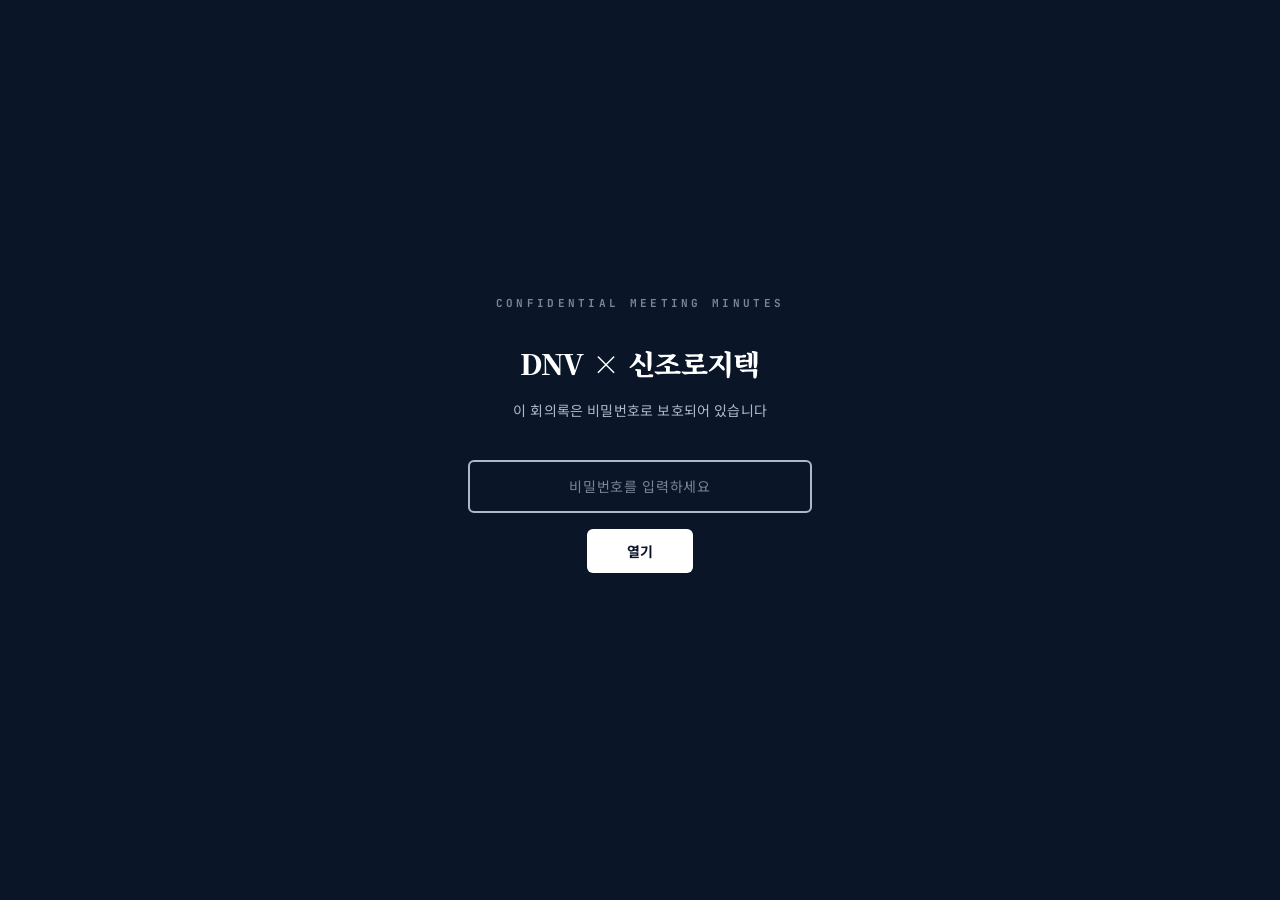
<file: static/reports/dnv-meeting-2026.html>
<!DOCTYPE html>
<html lang="ko">
<head>
<meta charset="utf-8"/>
<meta name="viewport" content="width=device-width, initial-scale=1"/>
<title>DNV × 신조로지텍 | DH Container 시장·기술경제성 평가 최종 보고 회의록</title>
<meta name="description" content="DNV DH Container 시장 평가 및 기술경제성 평가 최종 보고 화상회의 회의록. 2026년 6월 18일."/>
<meta property="og:title" content="DNV × 신조로지텍 — DH Container 최종 보고 회의록"/>
<meta property="og:description" content="DH Container 시장·기술경제성 평가 최종 보고. 포장 비용 절감이 핵심 동인."/>
<meta property="og:type" content="article"/>
<meta property="og:locale" content="ko_KR"/>
<style>
@import url('https://fonts.googleapis.com/css2?family=Noto+Serif+KR:wght@400;600;700;900&family=Noto+Sans+KR:wght@400;500;700&family=JetBrains+Mono:wght@400;700&display=swap');
:root{--bg:#fff;--ink:#0A1628;--ink-80:#2A3648;--ink-60:#4A5668;--ink-40:#7A8698;--ink-20:#B0B8C8;--ink-10:#D8DDE8;--ink-05:#EEF0F5;--ink-02:#F6F7FA;--green:#16a34a;--yellow:#ca8a04;--orange:#ea580c;--red:#dc2626}
*{box-sizing:border-box;margin:0;padding:0}
html{scroll-behavior:smooth;font-size:17px}
body{background:var(--bg);color:var(--ink);font-family:'Noto Serif KR',Georgia,'Times New Roman',serif;line-height:1.85;letter-spacing:.01em;-webkit-font-smoothing:antialiased}
.page{max-width:760px;margin:0 auto;padding:0 28px 120px}
.cover{min-height:100vh;display:flex;flex-direction:column;justify-content:center;padding:80px 0 60px;border-bottom:2px solid var(--ink)}
.cover .eyebrow{font-family:'JetBrains Mono',monospace;font-size:11px;letter-spacing:.3em;color:var(--ink-60);font-weight:700;margin-bottom:32px;text-transform:uppercase}
.cover h1{font-size:clamp(38px,7vw,62px);font-weight:900;line-height:1.15;letter-spacing:-.035em;margin-bottom:12px;color:var(--ink)}
.cover .cover-tagline{font-size:clamp(18px,3.5vw,24px);font-weight:600;color:var(--ink-80);margin-bottom:20px;line-height:1.4}
.cover .subtitle{font-size:19px;color:var(--ink-60);margin-bottom:40px;font-weight:400}
.cover .author{margin-top:0;margin-bottom:32px;font-family:'Noto Sans KR',sans-serif;font-size:14px;color:var(--ink-60);line-height:1.6}
.cover .thesis{font-size:20px;line-height:1.65;color:var(--ink-80);border-left:3px solid var(--ink);padding:18px 24px;margin-left:0}
.snapshot-bar{display:grid;grid-template-columns:repeat(6,1fr);gap:0;background:var(--ink);border-radius:8px;overflow:hidden;margin:48px 0 0}
.snapshot-bar .m{padding:20px 12px;text-align:center;border-right:1px solid var(--ink-80)}
.snapshot-bar .m:last-child{border-right:0}
.snapshot-bar .m b{display:block;font-size:20px;color:#fff;font-weight:700;line-height:1.2;font-family:'JetBrains Mono',monospace}
.snapshot-bar .m span{display:block;font-size:10px;color:var(--ink-20);margin-top:6px;font-family:'Noto Sans KR',sans-serif;letter-spacing:.02em;line-height:1.3}
.toc{position:sticky;top:0;z-index:100;background:rgba(255,255,255,.97);backdrop-filter:blur(12px);border-bottom:1px solid var(--ink-10);padding:10px 0;margin:0 0 64px;display:flex;gap:2px;overflow-x:auto;-webkit-overflow-scrolling:touch}
.toc a{flex:0 0 auto;text-decoration:none;color:var(--ink-40);font-family:'Noto Sans KR',sans-serif;font-size:12px;font-weight:500;padding:6px 10px;border-radius:4px;white-space:nowrap;transition:all .15s}
.toc a:hover{color:var(--ink);background:var(--ink-05)}
.toc a.active{color:var(--ink);background:var(--ink-05);font-weight:700}
h2.chapter{font-size:32px;font-weight:900;margin:110px 0 14px;padding-top:48px;letter-spacing:-.02em;line-height:1.3;color:var(--ink);border-top:1px solid var(--ink-10)}
h2.chapter .ch-num{display:block;font-family:'JetBrains Mono',monospace;font-size:12px;letter-spacing:.25em;color:var(--ink-40);font-weight:700;margin-bottom:10px;text-transform:uppercase}
h3{font-size:22px;font-weight:700;margin:56px 0 16px;color:var(--ink);line-height:1.4}
h4{font-size:18px;font-weight:700;margin:36px 0 12px;color:var(--ink-80)}
p{margin:0 0 20px;font-size:17px;color:var(--ink-80)}
strong{font-weight:700;color:var(--ink)}
em{font-style:normal;color:var(--ink-60)}
.lead{font-size:21px;font-weight:700;color:var(--ink);line-height:1.55;margin-bottom:24px}
blockquote{margin:48px -28px;padding:40px 48px;background:var(--ink);color:#fff;position:relative}
blockquote::before{content:'';position:absolute;top:0;left:0;width:100%;height:3px;background:var(--ink-40)}
blockquote p{font-size:20px;line-height:1.6;color:rgba(255,255,255,.92);margin:0 0 10px;font-weight:400}
blockquote p:last-child{margin-bottom:0}
blockquote em{color:rgba(255,255,255,.65)}
blockquote strong{color:#fff}
hr{border:0;height:1px;background:var(--ink-10);margin:56px 0}
.table-wrap{overflow-x:auto;margin:28px 0 36px;border:1px solid var(--ink-10);border-radius:6px}
table{width:100%;border-collapse:collapse;font-size:14.5px;font-family:'Noto Sans KR',sans-serif;line-height:1.55}
th{background:var(--ink);color:#fff;text-align:left;font-weight:700;font-size:13px;letter-spacing:.03em;padding:8px 12px;white-space:nowrap}
td{padding:7px 12px;border-bottom:1px solid var(--ink-10);vertical-align:top;color:var(--ink-80)}
tr:last-child td{border-bottom:0}
tr:nth-child(even) td{background:var(--ink-02)}
td strong{color:var(--ink)}
.rank-table tr.rank-top td{background:rgba(22,163,74,.06)!important;border-left:4px solid var(--green)}
.rank-table tr.rank-warn td{border-left:4px solid var(--yellow)}
.rank-table tr.rank-danger td{border-left:4px solid var(--red)}
.badge{display:inline-block;font-family:'JetBrains Mono',monospace;font-size:11px;font-weight:700;padding:2px 8px;border-radius:3px;letter-spacing:.02em}
.badge-green{background:rgba(22,163,74,.12);color:var(--green)}
.badge-yellow{background:rgba(202,138,4,.12);color:var(--yellow)}
.badge-orange{background:rgba(234,88,12,.12);color:var(--orange)}
.badge-red{background:rgba(220,38,38,.12);color:var(--red)}
.badge-gray{background:var(--ink-05);color:var(--ink-60)}
.figure{margin:44px 0 52px;border:1px solid var(--ink-10);border-radius:6px;padding:32px}
.figure .fig-label{font-family:'JetBrains Mono',monospace;font-size:11px;letter-spacing:.2em;color:var(--ink-40);font-weight:700;margin-bottom:12px;text-transform:uppercase}
.figure h3{font-size:19px;margin:0 0 16px;color:var(--ink)}
ul.findings{list-style:none;padding:0;margin:0 0 28px}
ul.findings li{position:relative;padding:6px 0 6px 20px;font-size:16px;color:var(--ink-80);font-family:'Noto Sans KR',sans-serif}
ul.findings li::before{content:'\2022';position:absolute;left:0;color:var(--ink-40);font-weight:700}
ul.findings li strong{color:var(--ink)}
.source-note{margin-top:80px;border-top:1px solid var(--ink-10);padding-top:20px;color:var(--ink-40);font-size:13px;font-family:'Noto Sans KR',sans-serif}
@media(max-width:768px){.page{padding:0 18px 80px}.cover h1{font-size:30px}.snapshot-bar{grid-template-columns:repeat(3,1fr)}.snapshot-bar .m{border-right:1px solid var(--ink-80);border-bottom:1px solid var(--ink-80)}h2.chapter{font-size:26px}table{font-size:13px}th,td{padding:10px 12px}blockquote{margin:40px -18px;padding:28px 24px}}
@media print{@page{size:A4;margin:20mm}body{background:#fff;font-size:10pt}.page{max-width:none;padding:0}.toc{position:static;display:block;page-break-after:always}.cover{min-height:auto;page-break-after:always}.figure,table,pre,blockquote{break-inside:avoid}h2.chapter{break-after:avoid}.snapshot-bar{grid-template-columns:repeat(6,1fr)}}
#lock-gate{position:fixed;top:0;left:0;width:100%;height:100%;background:var(--ink);z-index:9999;display:flex;align-items:center;justify-content:center;flex-direction:column}
#lock-gate .lock-box{text-align:center;max-width:400px;padding:0 28px}
#lock-gate h2{font-size:28px;font-weight:900;color:#fff;margin-bottom:8px;letter-spacing:-.02em}
#lock-gate .lock-sub{font-size:14px;color:var(--ink-20);margin-bottom:36px;font-family:'Noto Sans KR',sans-serif}
#lock-gate input{width:100%;padding:14px 18px;font-size:16px;border:2px solid var(--ink-40);border-radius:6px;background:transparent;color:#fff;font-family:'JetBrains Mono',monospace;letter-spacing:.15em;text-align:center;outline:none;transition:border-color .2s}
#lock-gate input:focus{border-color:var(--ink-20)}
#lock-gate input::placeholder{color:var(--ink-40);letter-spacing:.05em;font-family:'Noto Sans KR',sans-serif;font-size:14px}
#lock-gate .lock-btn{display:inline-block;margin-top:16px;padding:12px 40px;background:#fff;color:var(--ink);font-family:'Noto Sans KR',sans-serif;font-size:14px;font-weight:700;border:none;border-radius:6px;cursor:pointer;letter-spacing:.03em;transition:opacity .2s}
#lock-gate .lock-btn:hover{opacity:.85}
#lock-gate .lock-err{color:var(--red);font-size:13px;font-family:'Noto Sans KR',sans-serif;margin-top:14px;min-height:20px}
#lock-gate .lock-eyebrow{font-family:'JetBrains Mono',monospace;font-size:11px;letter-spacing:.3em;color:var(--ink-40);font-weight:700;text-transform:uppercase;margin-bottom:24px}
.page-locked .page{display:none}
</style>
</head>
<body class="page-locked">

<div id="lock-gate">
  <div class="lock-box">
    <div class="lock-eyebrow">CONFIDENTIAL MEETING MINUTES</div>
    <h2>DNV &times; 신조로지텍</h2>
    <div class="lock-sub">이 회의록은 비밀번호로 보호되어 있습니다</div>
    <input type="password" id="lock-pw" placeholder="비밀번호를 입력하세요" autocomplete="off" autofocus/>
    <button class="lock-btn" id="lock-submit">열기</button>
    <div class="lock-err" id="lock-err"></div>
  </div>
</div>

<div class="page">
<header class="cover">
  <div class="eyebrow">MEETING MINUTES &middot; 2026.06.18 &middot; DH CONTAINER ASSESSMENT</div>
  <h1>DNV &times; 신조로지텍</h1>
  <div class="cover-tagline">DH Container 시장&middot;기술경제성 평가 최종 보고</div>
  <div class="subtitle">화상회의 회의록</div>
  <div class="author">작성 &middot; <strong>주식회사 비주얼센터</strong> 권오준 &nbsp;|&nbsp; 2026년 6월 18일<br/>
  회의 형태: 화상회의 &nbsp;|&nbsp; 소요 시간: 약 1시간 10분<br/>
  근거 자료: STT 녹취 전문 (원문 전량 보존)</div>
  <div class="thesis"><strong>DH container는 기존 컨테이너 대비 전체 비용을 33~63% 절감할 수 있다.</strong> 그러나 핵심 동인은 연료 절감(최대 2%)이 아니라 <strong>포장 비용 절감</strong>이다. FEU당 2,550 USD, 매 항차마다 누적. DNV는 가치 제안을 연료에서 포장 비용 절감으로 전환할 것을 권고했다.</div>
  <div class="snapshot-bar">
    <div class="m"><b>33~63%</b><span>전체 비용 절감</span></div>
    <div class="m"><b>&lt;2%</b><span>연료 절감</span></div>
    <div class="m"><b>2,550</b><span>USD/FEU 포장절감</span></div>
    <div class="m"><b>15</b><span>시나리오 수</span></div>
    <div class="m"><b>25년</b><span>DH container 수명</span></div>
    <div class="m"><b>4건</b><span>DNV 권고</span></div>
  </div>
</header>

<nav class="toc" id="toc-nav">
  <a href="#ch0">개요</a>
  <a href="#ch1">I. 연구 개요</a>
  <a href="#ch2">II. 한계</a>
  <a href="#ch3">III. 시장 평가</a>
  <a href="#ch4">IV. 기술경제성 설계</a>
  <a href="#ch5">V. 핵심 결과</a>
  <a href="#ch6">VI. DNV 권고</a>
  <a href="#ch7">VII. 신조 발언</a>
  <a href="#ch8">VIII. 후속 조치</a>
  <a href="#ch9">IX. 수치 일람</a>
</nav>

<main>

<h2 class="chapter" id="ch0"><span class="ch-num">OVERVIEW</span>회의 개요</h2>

<div class="table-wrap"><table>
<thead><tr><th>항목</th><th>내용</th></tr></thead>
<tbody>
<tr><td><strong>회의명</strong></td><td>DH Container 시장&middot;기술경제성 평가 최종 보고</td></tr>
<tr><td><strong>형태</strong></td><td>화상회의</td></tr>
<tr><td><strong>일시</strong></td><td>2026년 6월 18일</td></tr>
<tr><td><strong>소요 시간</strong></td><td>약 1시간 10분 (00:00:00 ~ 01:09:33)</td></tr>
<tr><td><strong>중단</strong></td><td>00:26:49 ~ 00:39:56 DNV 건물 화재 경보로 약 13분 중단</td></tr>
<tr><td><strong>근거 자료</strong></td><td>STT 녹취 전문</td></tr>
</tbody>
</table></div>

<h3>참석자</h3>
<div class="table-wrap"><table>
<thead><tr><th>소속</th><th>참석자</th><th>역할</th></tr></thead>
<tbody>
<tr><td>DNV (노르웨이)</td><td>Emily (DNV-A)</td><td>주 발표자, 시장 평가 담당</td></tr>
<tr><td>DNV (노르웨이)</td><td>DNV-B</td><td>기술경제성 평가 발표</td></tr>
<tr><td>DNV (노르웨이)</td><td>DNV-C</td><td>수치&middot;표 보조 설명</td></tr>
<tr><td><strong>신조로지텍</strong></td><td><strong>권순욱 회장</strong></td><td>회장</td></tr>
<tr><td><strong>신조로지텍</strong></td><td><strong>도덕희 총장</strong></td><td>핵심 발언자, 기술&middot;수치 논의</td></tr>
</tbody>
</table></div>

<h3>회의 목적</h3>
<p>DNV가 수행한 DH Container의 시장 평가(Market Assessment) 및 기술경제성 평가(Techno-Economic Assessment) 최종 보고서를 신조로지텍에 발표하고, 결과를 공유하며 향후 단계를 논의한다.</p>

<hr/>

<h2 class="chapter" id="ch1"><span class="ch-num">CHAPTER I</span>연구 개요</h2>

<ul class="findings">
<li>DH container 컨셉의 기대 효과 및 도입 동인에 대한 <strong>고수준(high-level) 평가</strong></li>
<li>시장 평가 + 기술경제성 평가를 결합, <strong>연료 소비 효과</strong>에 초점</li>
<li>DH container와 유사한 기존 솔루션은 시장에 존재하지 않음 (데스크톱 리뷰 확인)</li>
</ul>

<hr/>

<h2 class="chapter" id="ch2"><span class="ch-num">CHAPTER II</span>분석의 한계 (DNV 명시)</h2>

<div class="table-wrap"><table>
<thead><tr><th>구분</th><th>한계 내용</th></tr></thead>
<tbody>
<tr><td><strong>분석 성격</strong></td><td>DH 컨셉의 verify/validate 목적이 아님. 지표적&middot;비교적 사례 연구(indicative and comparative case study)</td></tr>
<tr><td><strong>시장 평가</strong></td><td>제한된 이해관계자 수, 유럽 중심 인터뷰 &rarr; 아시아 등 고습도 지역과 차이 가능</td></tr>
<tr><td><strong>운영 프로파일</strong></td><td>단순화된 A항 &harr; B항 왕복. 실제 다항 기항 패턴 미반영</td></tr>
<tr><td><strong>미포함 항목</strong></td><td>OPEX, repositioning(컨테이너 재배치), ballast 항해, 내륙 운송, 공장 물류</td></tr>
<tr><td><strong>전제</strong></td><td>선박 양방향 만재 가정 (비현실적이나 고수준 비교 목적)</td></tr>
</tbody>
</table></div>

<hr/>

<h2 class="chapter" id="ch3"><span class="ch-num">CHAPTER III</span>시장 평가 핵심 발견 사항</h2>

<h3>도입 결정권자</h3>
<ul class="findings">
<li>새 컨테이너 도입 여부의 최종 결정권은 <strong>container liner(정기선사)</strong>에 있음</li>
<li>판단 기준은 <strong>비용</strong> &rarr; 화주가 선사에 요청하려면 화주 자신에게도 비용 이점이 있어야 함</li>
</ul>

<h3>화물 유형별 습도 민감도 차이</h3>
<div class="figure">
  <div class="fig-label">FIGURE 01 &middot; CARGO MOISTURE SENSITIVITY</div>
  <h3>화물 유형별 DH container 필요성</h3>
  <div class="table-wrap"><table class="rank-table">
  <thead><tr><th>화물 유형</th><th>습도 리스크</th><th>DH container 필요성</th></tr></thead>
  <tbody>
  <tr><td>해양 장비 (FAMU, Dunafos 등)</td><td>낮음 (내부식성 설계, 기존 포장 루틴 확립)</td><td><span class="badge badge-gray">제한적</span></td></tr>
  <tr class="rank-top"><td><strong>섬유(textile)&middot;가죽(leather)</strong></td><td><strong>높음</strong> (컨테이너 내 일부 손상 시 전량 폐기)</td><td><span class="badge badge-green">유망</span></td></tr>
  <tr><td>배터리</td><td>습도보다 고온이 주된 문제</td><td><span class="badge badge-gray">제한적</span></td></tr>
  </tbody>
  </table></div>
</div>

<h3>물류 체인 구조의 영향</h3>
<ul class="findings">
<li>복잡한 공급망(다중 인수인계) &rarr; 습도 노출 및 포장 필요성 <strong>증가</strong></li>
<li>단순한 공급망(factory to factory 직송) &rarr; 습도 노출 <strong>감소</strong>, DH container 적합</li>
</ul>

<h3>현재 리스크 관리 방식</h3>
<ul class="findings">
<li>대부분의 습도 리스크는 <strong>컨테이너 기술이 아닌 포장</strong>으로 관리</li>
<li>이것이 역으로 DH container의 시장 진입 기회가 될 수 있음</li>
<li>경쟁 솔루션이 거의 없음</li>
</ul>

<hr/>

<h2 class="chapter" id="ch4"><span class="ch-num">CHAPTER IV</span>기술경제성 평가: 분석 설계</h2>

<h3>시나리오 구성 (총 15개)</h3>
<div class="table-wrap"><table>
<thead><tr><th>차원</th><th>변수</th></tr></thead>
<tbody>
<tr><td><strong>선박 유형</strong></td><td>Feeder (소형) / Neo-panamax (대형)</td></tr>
<tr><td><strong>항로</strong></td><td>EU 역내 / EU 출입</td></tr>
<tr><td><strong>DH container 도입률</strong></td><td>0% / 50% / 100%</td></tr>
</tbody>
</table></div>

<h3>핵심 가정</h3>
<div class="table-wrap"><table>
<thead><tr><th>항목</th><th>내용</th></tr></thead>
<tbody>
<tr><td><strong>Payload (baseline)</strong></td><td>FEU당 21.6톤 (최대 payload의 75%)</td></tr>
<tr><td><strong>Payload 민감도</strong></td><td>16톤 (stability booklet 하한), 12톤 (신조 제공)</td></tr>
<tr><td><strong>포장 비율 (baseline)</strong></td><td>80% 포장 없음 / 20% 포장 필요</td></tr>
<tr><td><strong>포장 비율 민감도</strong></td><td>90:10 / 70:30</td></tr>
<tr><td><strong>분석 수명</strong></td><td>25년 (DH container 수명 = 25년)</td></tr>
<tr><td><strong>CAPEX 투자 횟수</strong></td><td>기존 컨테이너 2회 vs. DH container 1회 (수명 차이)</td></tr>
<tr><td><strong>포장 비용</strong></td><td>기존: <strong>4,300 USD/FEU</strong> / DH: <strong>1,750 USD/FEU</strong> (약 59% 절감)</td></tr>
<tr><td><strong>연료 유형</strong></td><td>VLSFO (양쪽 선박 모두)</td></tr>
<tr><td><strong>연료 소비 추정</strong></td><td>Admiralty coefficient (ISO 15016 기반), displacement 변동 2~3% 이내 유효</td></tr>
<tr><td><strong>수송 경계</strong></td><td>Port-to-port만 (내륙&middot;보관&middot;repositioning 미포함)</td></tr>
<tr><td><strong>데이터 출처</strong></td><td>AIS 데이터, Clarkson&rsquo;s, S&amp;P Global EnerVest</td></tr>
<tr><td><strong>비용&middot;포장 데이터</strong></td><td>신조로지텍 제공 (DNV 독립 검증 미실시)</td></tr>
</tbody>
</table></div>

<hr/>

<h2 class="chapter" id="ch5"><span class="ch-num">CHAPTER V</span>기술경제성 평가: 핵심 결과</h2>

<h3>연료 효율 효과 &mdash; 미미(marginal)</h3>

<div class="figure">
  <div class="fig-label">FIGURE 02 &middot; FUEL CONSUMPTION SAVINGS</div>
  <h3>DH 도입률 100% 기준 연료 절감 (baseline 21.6톤)</h3>
  <div class="table-wrap"><table>
  <thead><tr><th>선박 유형</th><th>연료 절감</th></tr></thead>
  <tbody>
  <tr><td>Feeder</td><td>최대 <strong>1.1%</strong></td></tr>
  <tr><td>Neo-panamax</td><td>최대 약 <strong>0.3%</strong></td></tr>
  </tbody>
  </table></div>
</div>

<ul class="findings">
<li>Payload를 16톤으로 낮추면 최대 <strong>1.7%</strong>, 모든 경우 <strong>2% 미만</strong></li>
<li>포장 가정 변동도 연료 소비에 <strong>제한적 영향</strong> (0.3~1.3%)</li>
</ul>

<h3>규제 비용 절감 효과</h3>
<div class="table-wrap"><table>
<thead><tr><th>규제</th><th>최대 비용 절감 (25년 수명 기준)</th></tr></thead>
<tbody>
<tr><td>EU ETS</td><td>최대 <strong>~1.3%</strong></td></tr>
<tr><td>FuelEU</td><td>최대 <strong>1.3%</strong> (포장 30% 케이스)</td></tr>
</tbody>
</table></div>

<h3>경제적 결과 &mdash; 포장 비용이 핵심 동인</h3>

<blockquote>
<p><strong>100% DH container 사용 시 기존 대비 전체 비용 33~63% 절감.</strong> 연료 절감이 아닌 포장 비용 절감이 압도적 주된 동인이다.</p>
<p>포장 비용 차이: 기존 4,300 USD vs. DH 1,750 USD = <strong>FEU당 2,550 USD 절감</strong> &times; 전체 컨테이너 &times; 매 운항</p>
</blockquote>

<ul class="findings">
<li>포장 비용이 매 항차(voyage)마다 누적 &rarr; 단거리&middot;고빈도 항로(EU 역내 feeder)에서 효과 극대화</li>
</ul>

<h3>도입 가능성</h3>
<ul class="findings">
<li>인터뷰 화주들은 습도 문제가 제한적이라고 보고 &rarr; 즉각적 필요 약함</li>
<li>다만 유럽 중심 인터뷰이므로, <strong>아시아 등 고습도 지역에서는 필요성 상이할 가능성</strong></li>
<li>효과를 얻으려면 <strong>선박 내 DH container 비율이 높아야 함</strong> (50~100% 도입 가정)</li>
</ul>

<hr/>

<h2 class="chapter" id="ch6"><span class="ch-num">CHAPTER VI</span>DNV 권고 사항</h2>

<h3>권고 1: 시장 평가 확대</h3>
<ul class="findings">
<li>습도 리스크가 가장 높은 화물 세그먼트를 넓게 탐색 후 타겟팅</li>
<li><strong>섬유&middot;가죽</strong> 등 고습도 민감 세그먼트의 화주와 추가 인터뷰 권고</li>
<li>DNV가 이미 구축한 인터뷰 네트워크 활용 가능</li>
</ul>

<h3>권고 2: 물류 체인 분석</h3>
<ul class="findings">
<li>화주별 물류 흐름을 파악하여 DH container가 <strong>가치를 창출할 수 있는 물류 구간</strong> 특정</li>
<li>단순 직송(factory to factory) vs. 복잡 다단계 물류에서의 차별적 이점 분석</li>
</ul>

<h3>권고 3: 가치 제안(Value Proposition) 재설계</h3>
<ul class="findings">
<li><strong>연료 절감에서 포장 비용 절감&middot;화물 보호로 초점 전환</strong></li>
<li><strong>화주용 가치 제안</strong>과 <strong>container liner용 가치 제안</strong>을 분리하여 이원화</li>
<li>화주: &ldquo;포장 비용 절감, 화물 손상 방지&rdquo;</li>
<li>Container liner: (별도 메시지 설계 필요)</li>
</ul>

<h3>권고 4: 상세 기술적 평가 수행</h3>
<ul class="findings">
<li>현재 보고서는 15개 시나리오의 고수준 분석 &rarr; <strong>특정 사례 1개를 선택하여 심층 분석</strong> 권고</li>
<li>화물 유형별 포장 비용 정교화</li>
<li>투자자 대상 활용 시 유효</li>
</ul>

<hr/>

<h2 class="chapter" id="ch7"><span class="ch-num">CHAPTER VII</span>신조로지텍 측 발언</h2>

<h3>도덕희 총장</h3>
<ul class="findings">
<li>보고서 분석 가정은 <strong>매우 보수적</strong>이라고 평가</li>
<li>보수적으로 계산해도 <strong>포장 비용 절감 효과는 엄청남</strong></li>
<li>실제 현장에서 <strong>연료 소비 절감 1~2%면 충분</strong>하다고 판단</li>
<li>다음 단계로 DNV와 <strong>엔지니어링 기반의 verification/certification</strong> 협력 희망</li>
<li>보고서를 <strong>한국어로 번역</strong>하여 프로모션&middot;투자 유치 목적으로 활용할 것</li>
<li>번역 작업은 <strong>부산 DNV와 노르웨이 DNV가 협력</strong>해 줄 것을 요청</li>
<li>AI 도구(ChatGPT, Gemini)를 번역에 활용할 수 있다고 언급</li>
</ul>

<h3>권순욱 회장</h3>
<ul class="findings">
<li>연료 절감 1%만 해도 <strong>선박 1척당 연간 약 60억 원</strong> 절약 가능하다는 개략 시산 제시</li>
<li>전 세계 선대 기준으로 <strong>수조 원 규모</strong>의 절감 잠재력</li>
<li>12톤 payload 기준 <strong>최대 5% 연료 절감</strong> 가능성 언급</li>
<li>DNV 팀의 노력에 감사 표명</li>
</ul>

<hr/>

<h2 class="chapter" id="ch8"><span class="ch-num">CHAPTER VIII</span>합의 사항 및 후속 조치</h2>

<div class="table-wrap"><table>
<thead><tr><th>#</th><th>내용</th><th>주체</th></tr></thead>
<tbody>
<tr><td><strong>1</strong></td><td>보고서 한국어 번역 수행</td><td>부산 DNV + 노르웨이 DNV 협력</td></tr>
<tr><td><strong>2</strong></td><td>번역본을 프로모션&middot;투자 유치 자료로 활용</td><td>신조로지텍</td></tr>
<tr><td><strong>3</strong></td><td>DH container의 엔지니어링 기반 verification/certification 협력 검토</td><td>DNV + 신조로지텍</td></tr>
<tr><td><strong>4</strong></td><td>시장 평가 확대 (고습도 민감 세그먼트 타겟팅) 검토</td><td>신조로지텍 검토 후 DNV에 의뢰 가능</td></tr>
<tr><td><strong>5</strong></td><td>가치 제안을 연료 절감 &rarr; 포장 비용 절감&middot;화물 보호로 재설계</td><td>신조로지텍</td></tr>
<tr><td><strong>6</strong></td><td>상세 기술적 평가 (특정 케이스 심층 분석) 후속 연구 검토</td><td>신조로지텍 검토 후 DNV에 의뢰 가능</td></tr>
</tbody>
</table></div>

<hr/>

<h2 class="chapter" id="ch9"><span class="ch-num">CHAPTER IX</span>핵심 수치 일람</h2>

<div class="figure">
  <div class="fig-label">FIGURE 03 &middot; KEY METRICS SUMMARY</div>
  <h3>DH Container 기술경제성 평가 핵심 수치</h3>
  <div class="table-wrap"><table>
  <thead><tr><th>지표</th><th>수치</th></tr></thead>
  <tbody>
  <tr><td>전체 비용 절감 (100% DH, 기존 대비)</td><td><strong>33~63%</strong></td></tr>
  <tr><td>연료 소비 절감 (baseline 21.6톤, 100% DH feeder)</td><td>최대 <strong>1.1%</strong></td></tr>
  <tr><td>연료 소비 절감 (전체 시나리오 최대)</td><td><strong>2% 미만</strong></td></tr>
  <tr><td>EU ETS / FuelEU 비용 절감</td><td>최대 <strong>1.3%</strong></td></tr>
  <tr><td>포장 비용 (기존 컨테이너)</td><td><strong>4,300 USD/FEU</strong></td></tr>
  <tr><td>포장 비용 (DH container)</td><td><strong>1,750 USD/FEU</strong></td></tr>
  <tr><td>FEU당 포장 비용 절감</td><td><strong>2,550 USD</strong> (~59%)</td></tr>
  <tr><td>DH container 수명</td><td><strong>25년</strong> (기존 대비 2배)</td></tr>
  <tr><td>CAPEX 투자 (25년 기준)</td><td>DH 1회 vs. 기존 2회</td></tr>
  <tr><td>시나리오 수</td><td><strong>15개</strong></td></tr>
  <tr><td>Payload 민감도 범위</td><td>12톤 / 16톤 / 21.6톤</td></tr>
  </tbody>
  </table></div>
</div>

<hr/>

<footer class="source-note">
  본 회의록은 STT 녹취 전문에 근거하여 작성되었습니다. 녹취 원문에 없는 내용은 포함하지 않았습니다.<br/>
  근거 자료: 화상회의 STT 녹취 전문 (원문 전량 보존)<br/>
  작성: <strong>주식회사 비주얼센터</strong> 권오준 &middot; 2026년 6월 18일
</footer>

</main>
</div>

<script>
(function(){
  var KEY='dnv_unlocked';
  if(sessionStorage.getItem(KEY)==='yes'){
    document.body.classList.remove('page-locked');
    var g=document.getElementById('lock-gate');if(g)g.style.display='none';
  }
  function tryUnlock(){
    var pw=document.getElementById('lock-pw').value;
    if(pw==='tlswhfhwlxpr'){
      document.body.classList.remove('page-locked');
      document.getElementById('lock-gate').style.display='none';
      sessionStorage.setItem(KEY,'yes');
    }else{
      document.getElementById('lock-err').textContent='\ube44\ubc00\ubc88\ud638\uac00 \uc62c\ubc14\ub974\uc9c0 \uc54a\uc2b5\ub2c8\ub2e4';
      document.getElementById('lock-pw').value='';
      document.getElementById('lock-pw').focus();
    }
  }
  var btn=document.getElementById('lock-submit');
  if(btn)btn.addEventListener('click',tryUnlock);
  var inp=document.getElementById('lock-pw');
  if(inp)inp.addEventListener('keydown',function(e){if(e.key==='Enter')tryUnlock();});
})();
</script>

<script>
(function(){
  var nav=document.getElementById('toc-nav');
  if(!nav)return;
  var links=nav.querySelectorAll('a[href^="#"]');
  var sections=[];
  links.forEach(function(a){
    var id=a.getAttribute('href').slice(1);
    var el=document.getElementById(id);
    if(el)sections.push({link:a,el:el});
  });
  function onScroll(){
    var scrollY=window.scrollY+120;
    var current=sections[0];
    sections.forEach(function(s){
      if(s.el.offsetTop<=scrollY)current=s;
    });
    links.forEach(function(a){a.classList.remove('active');});
    if(current)current.link.classList.add('active');
  }
  window.addEventListener('scroll',onScroll,{passive:true});
  onScroll();
})();
</script>
</body>
</html>
</file>
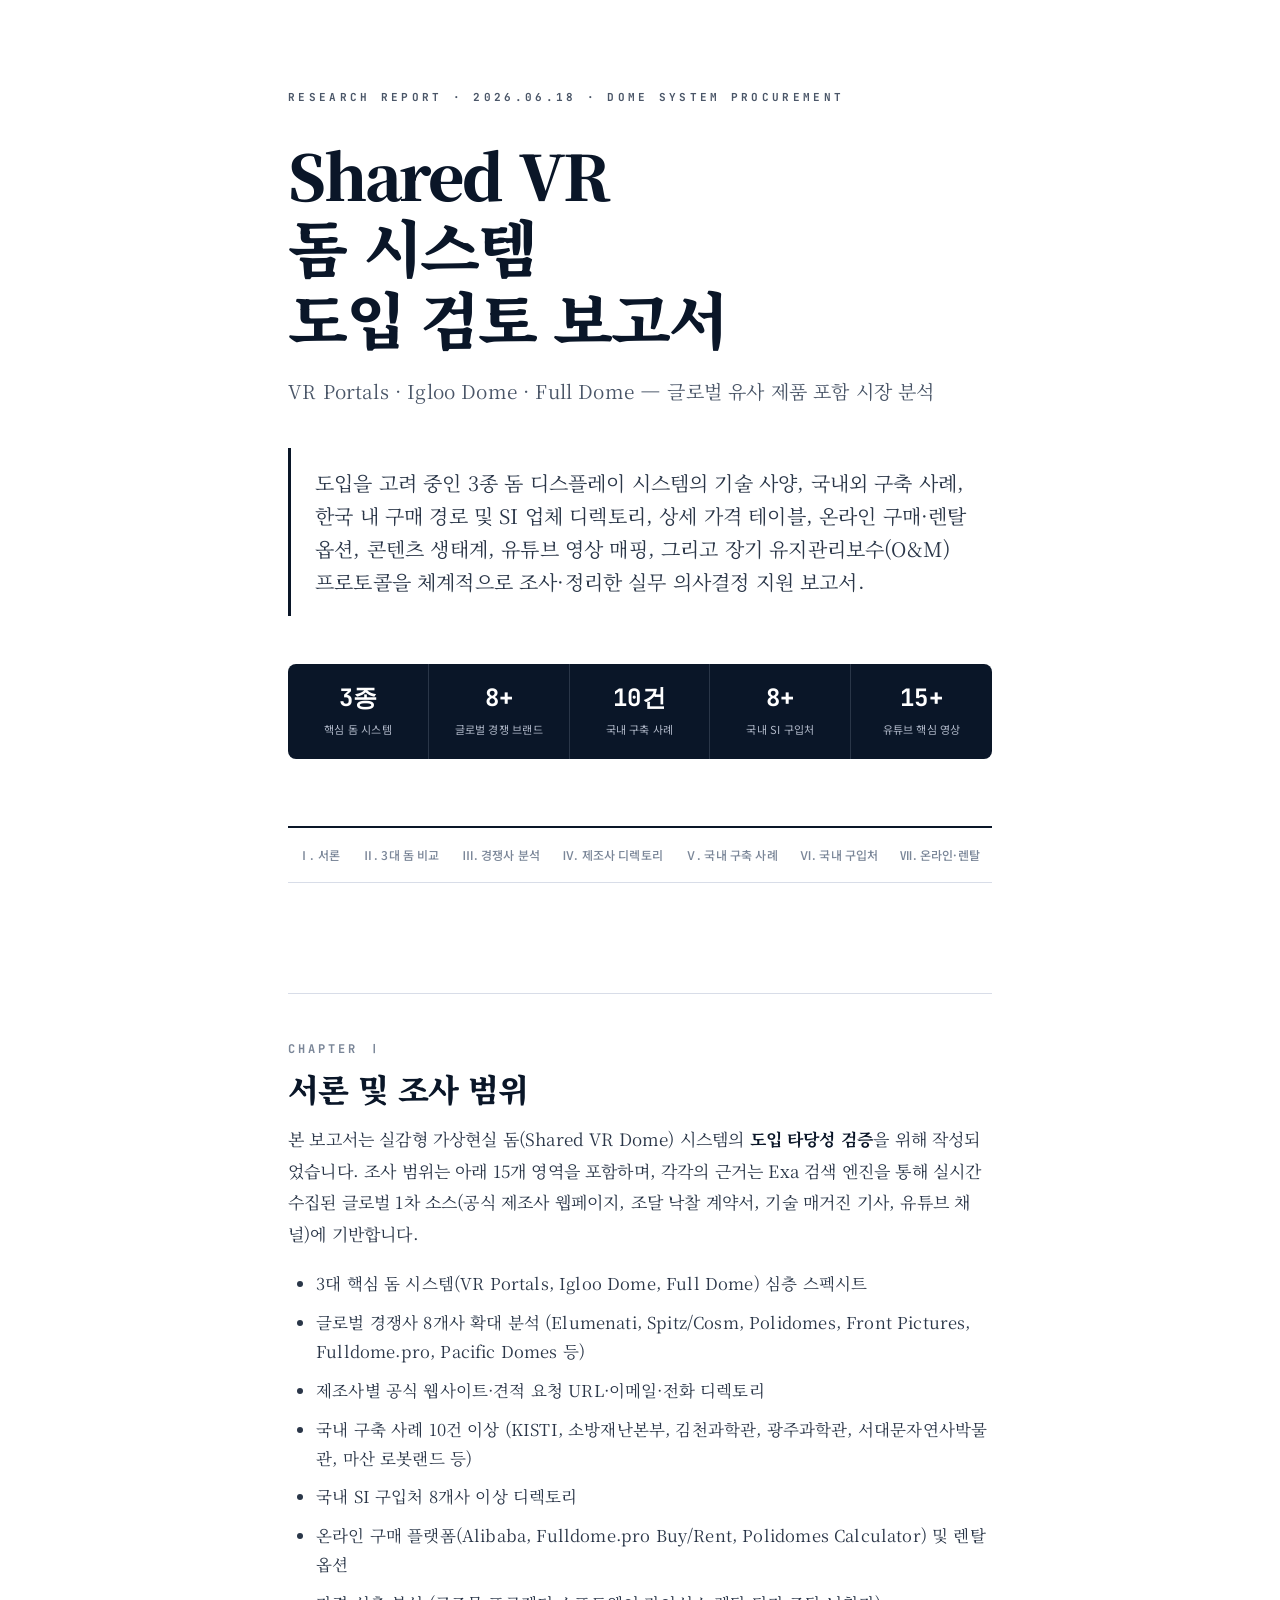
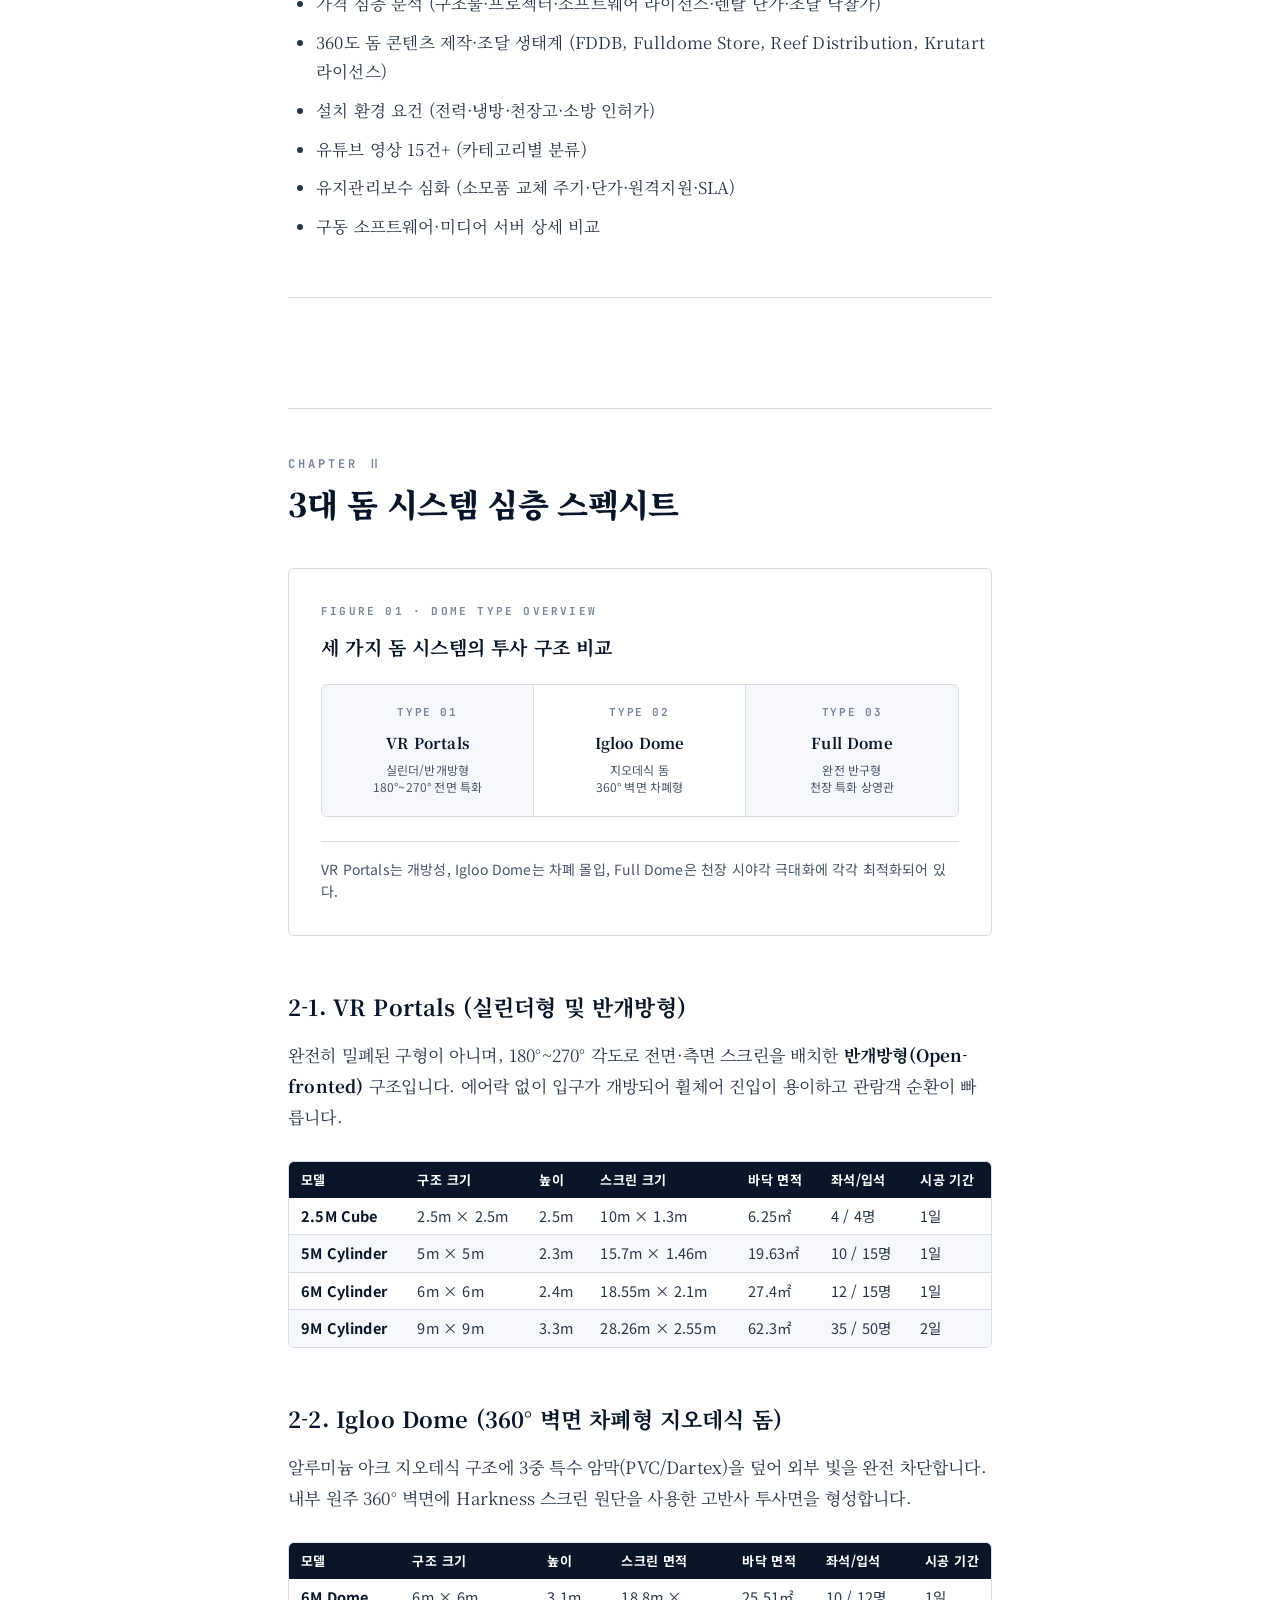
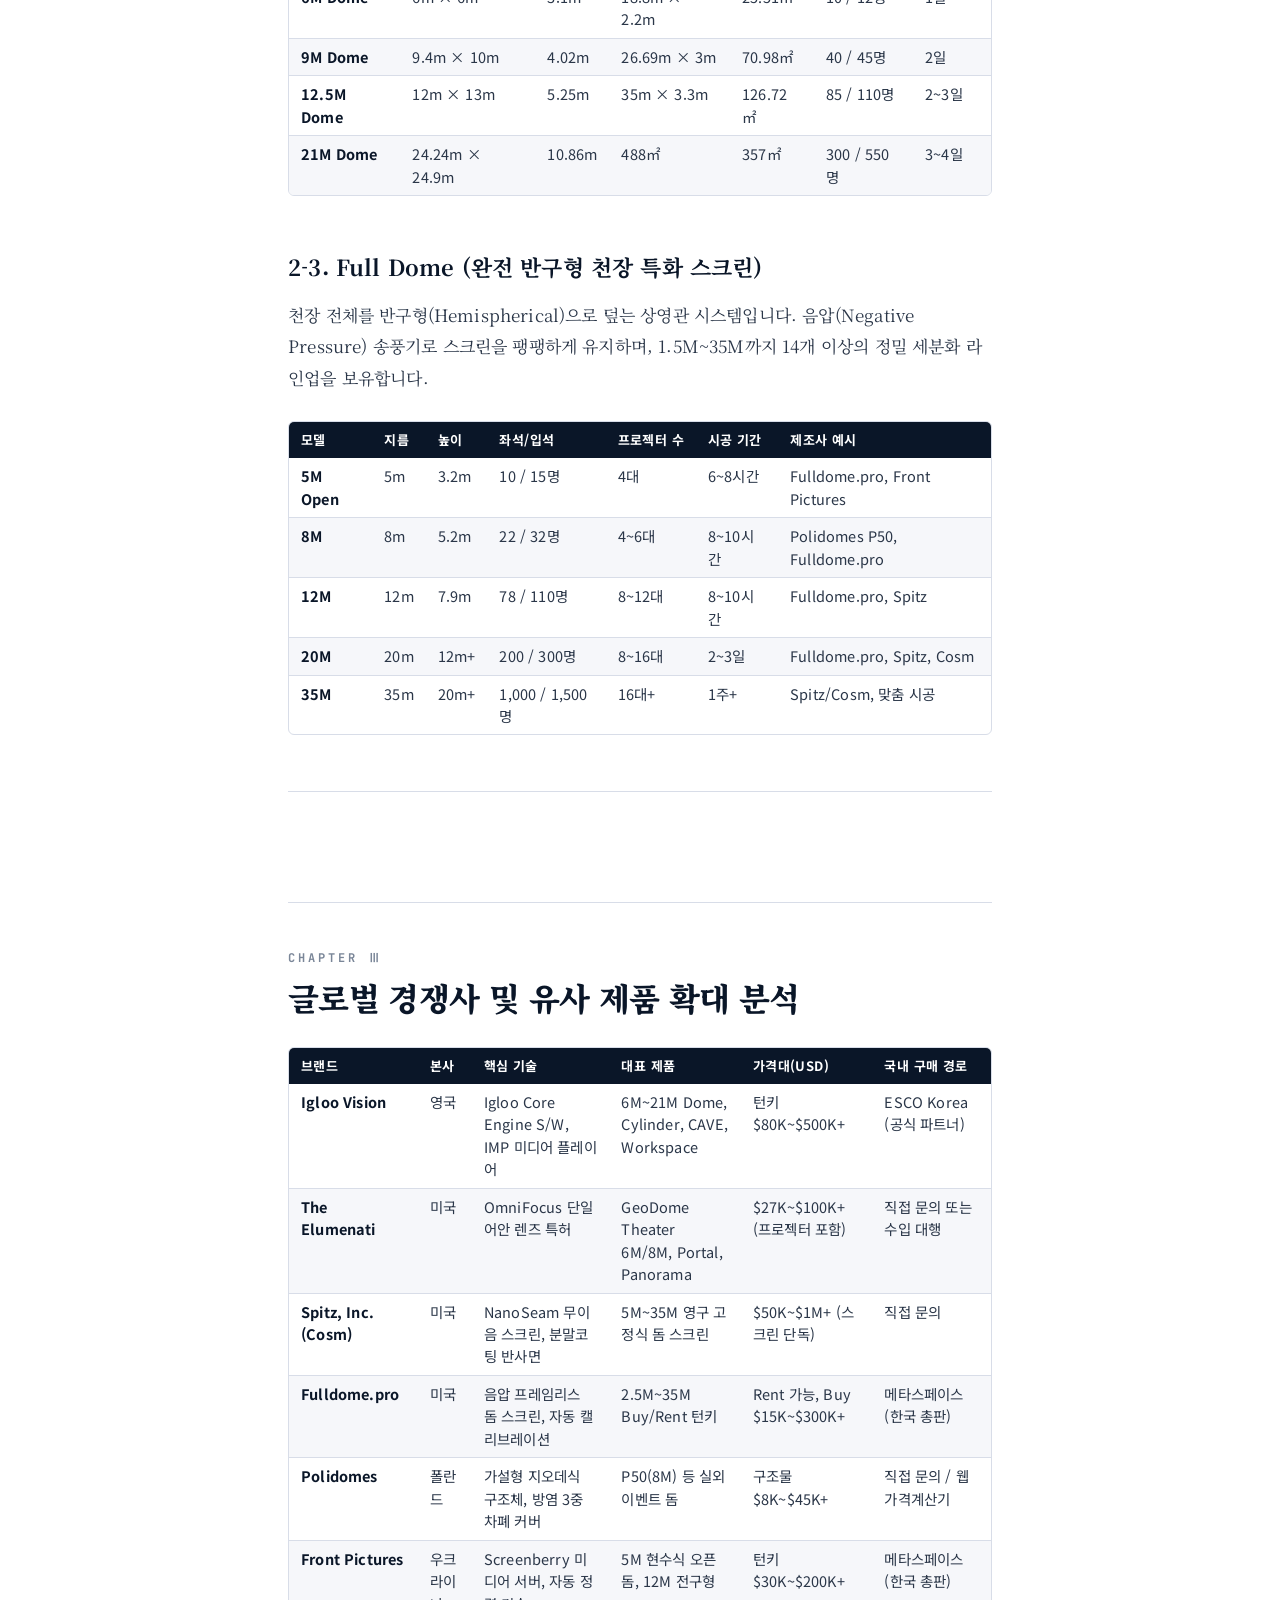
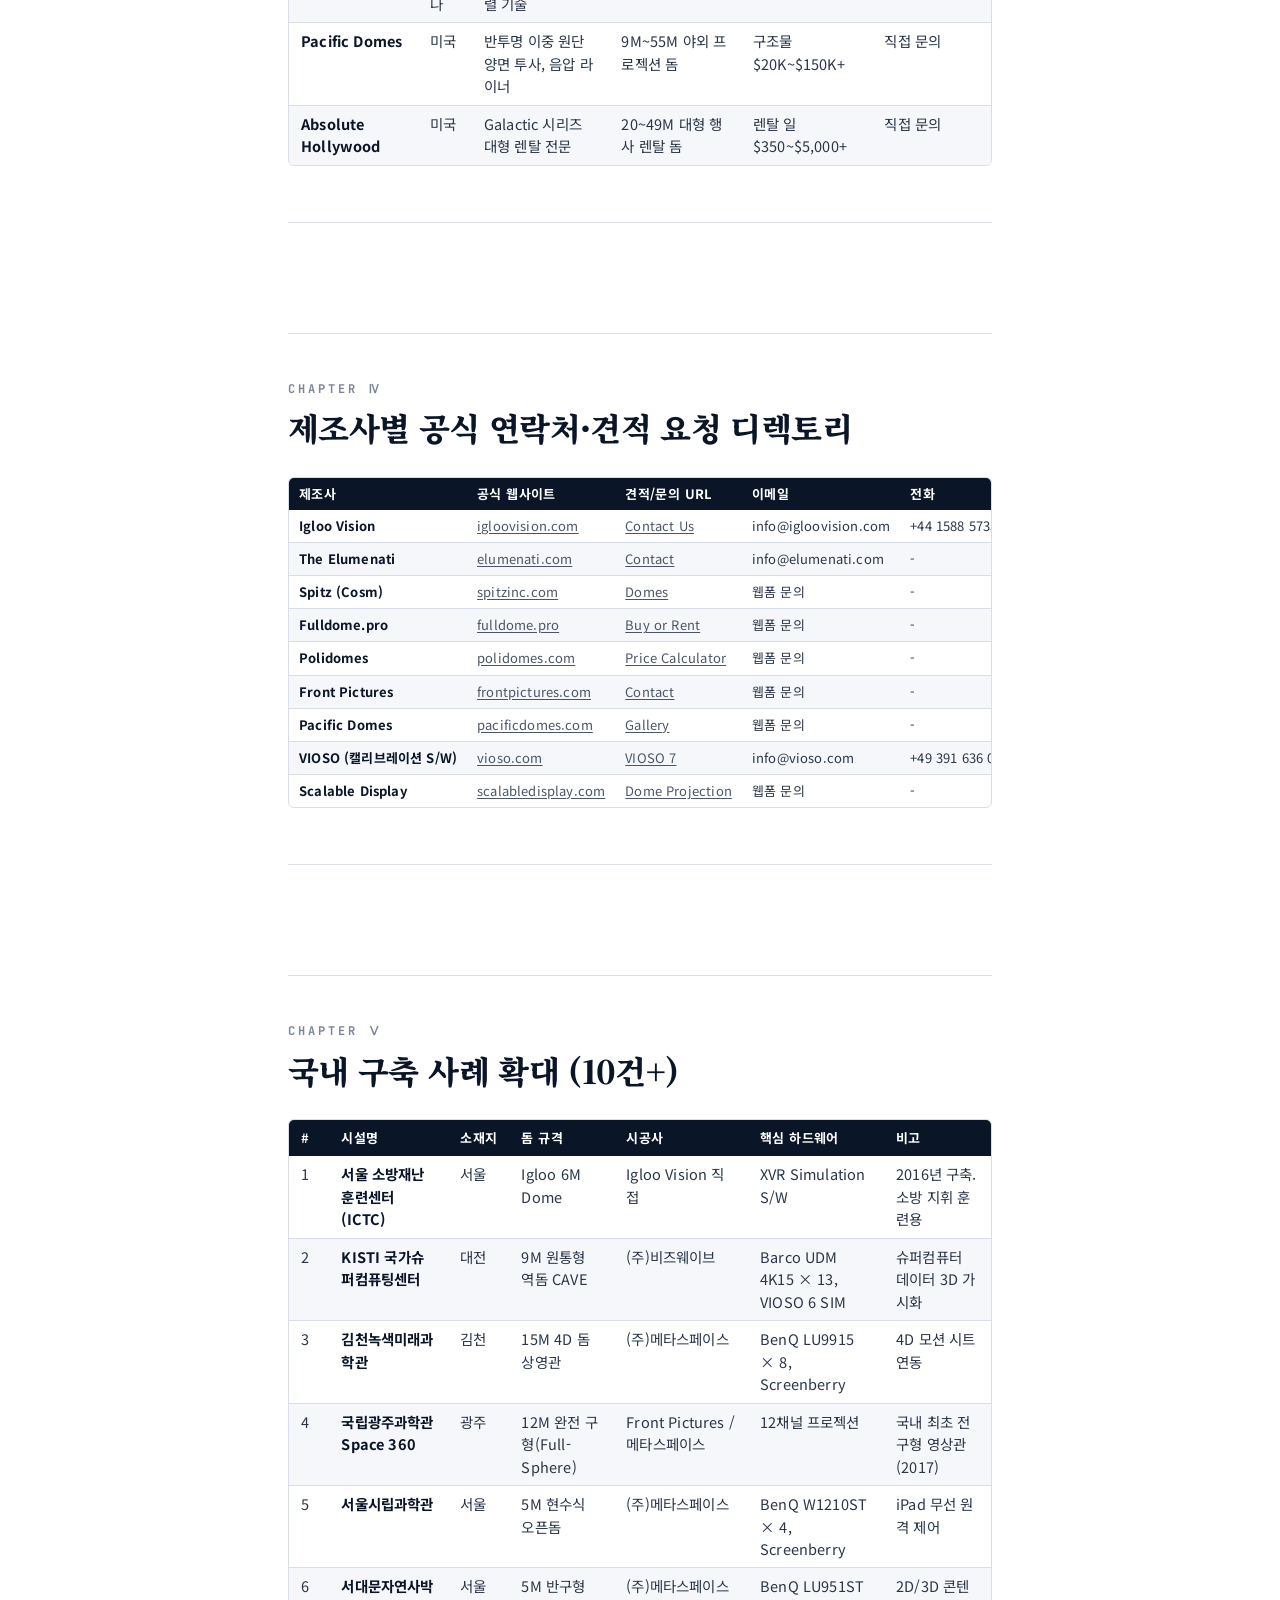
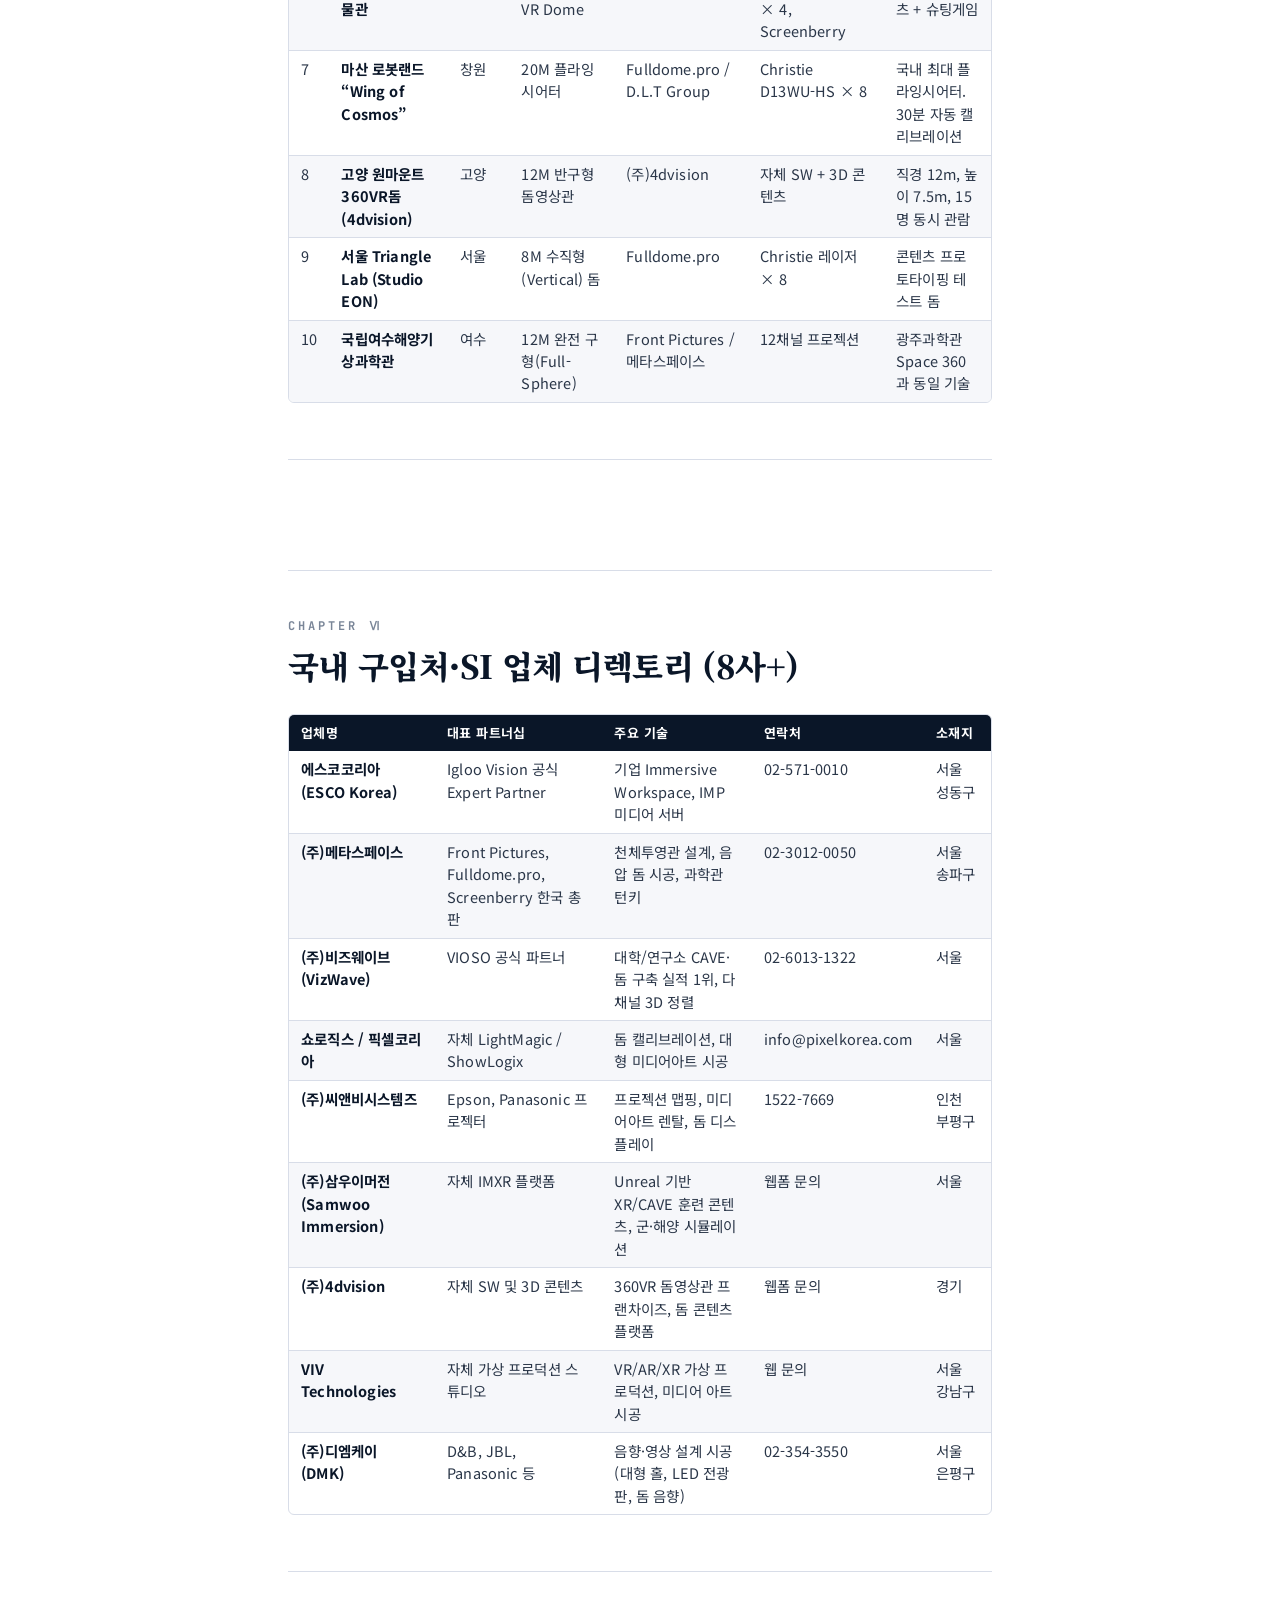
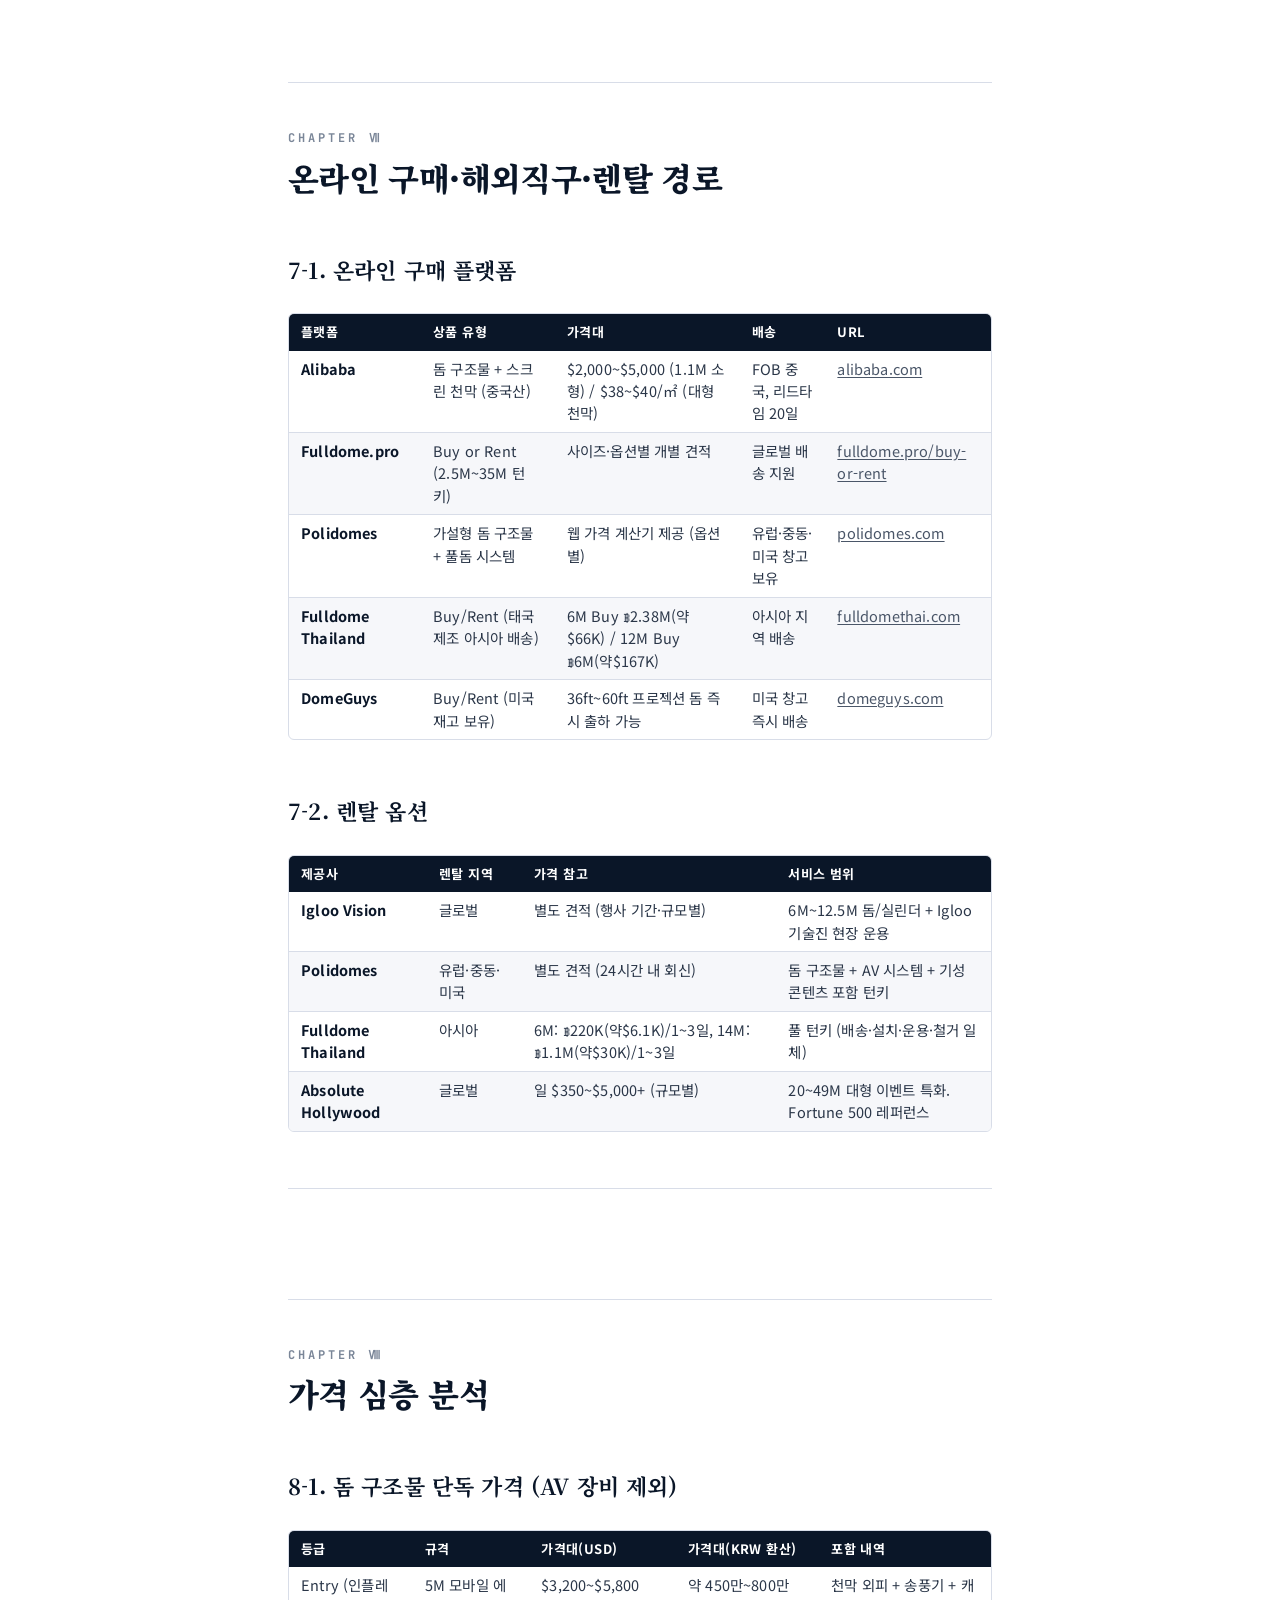
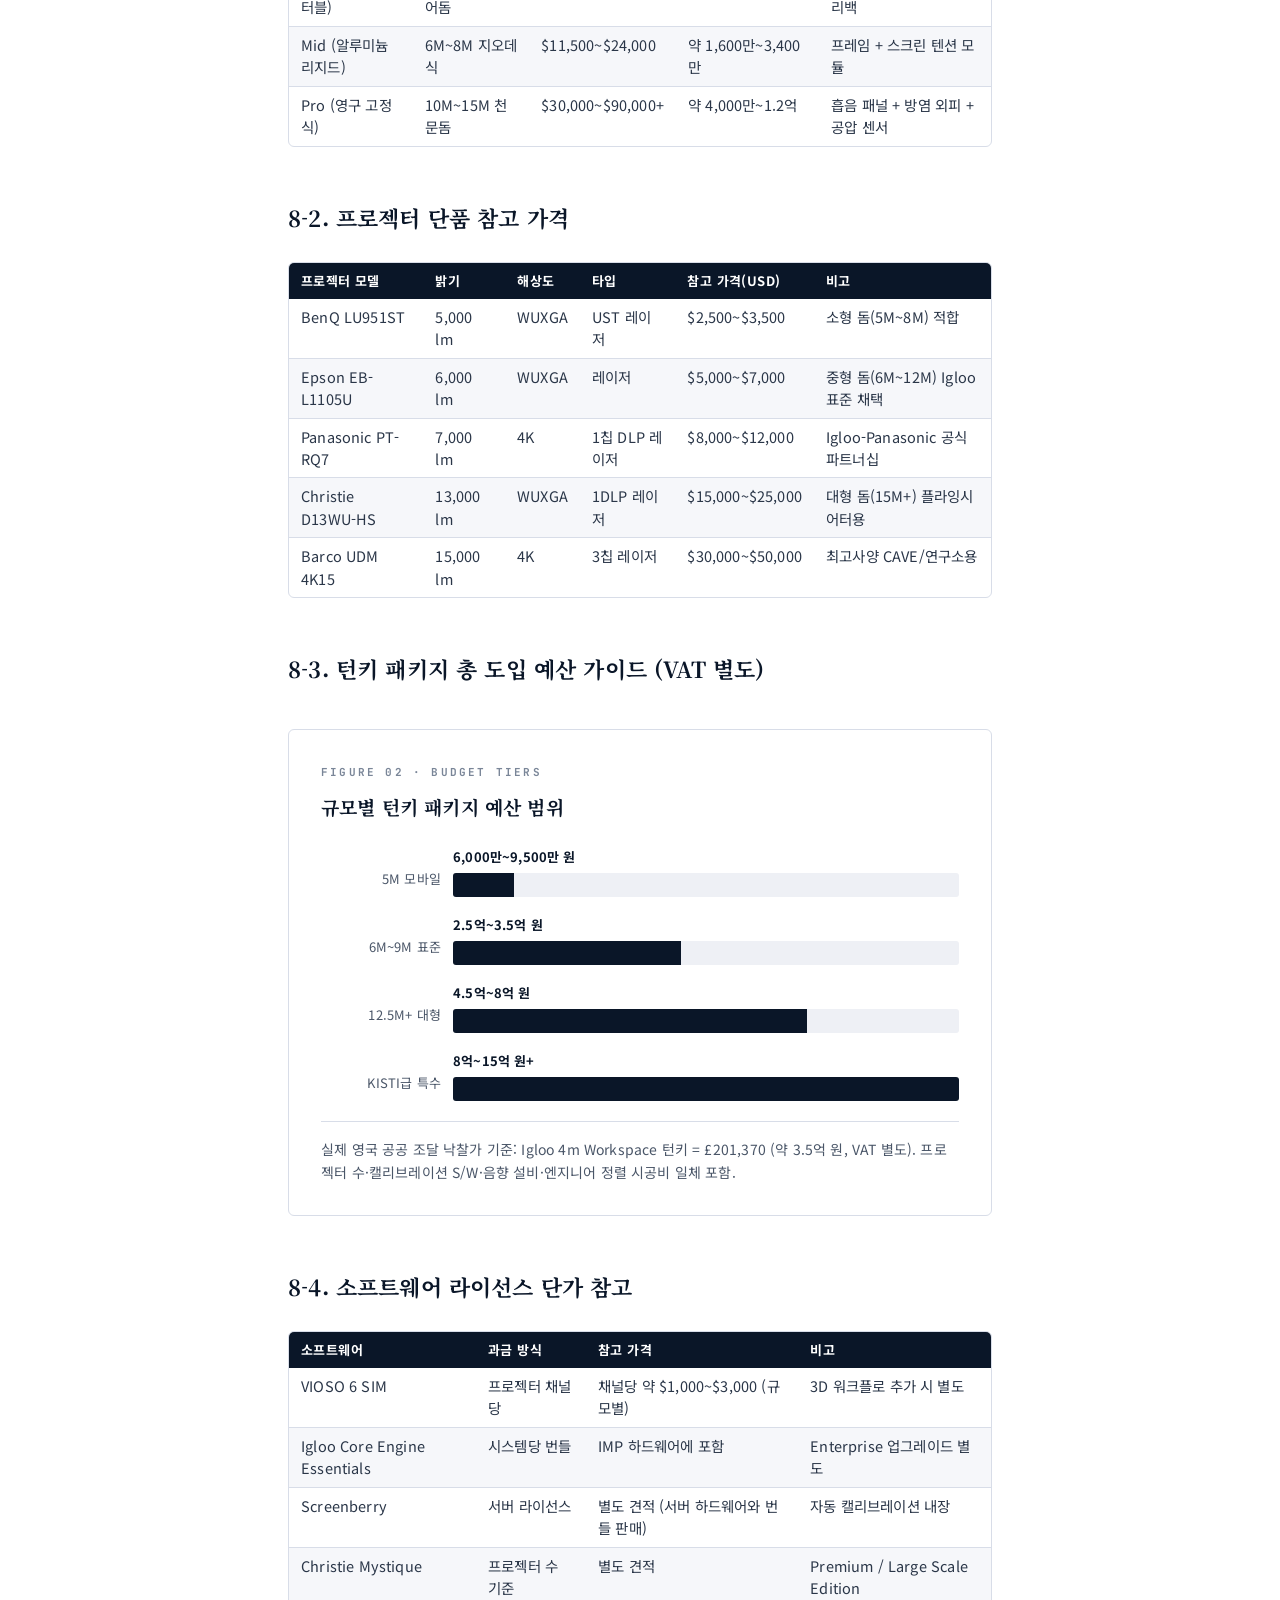
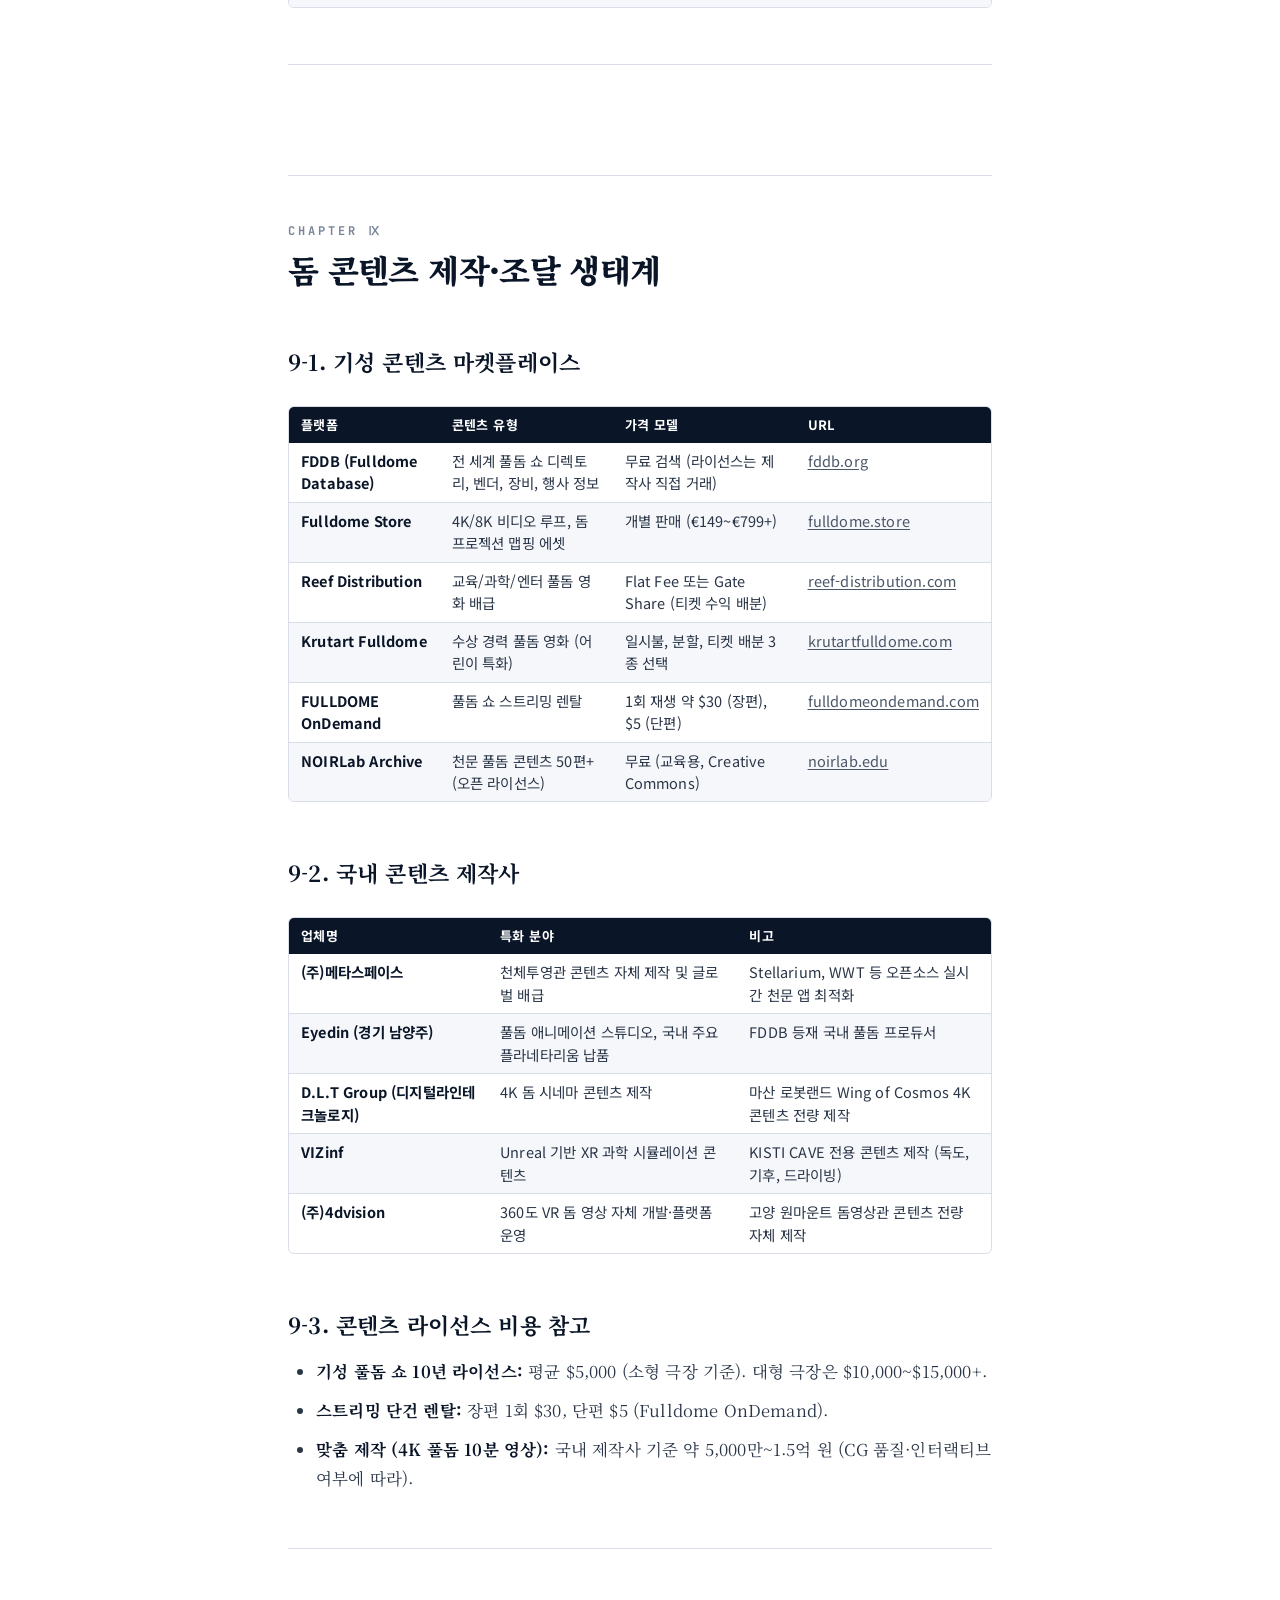
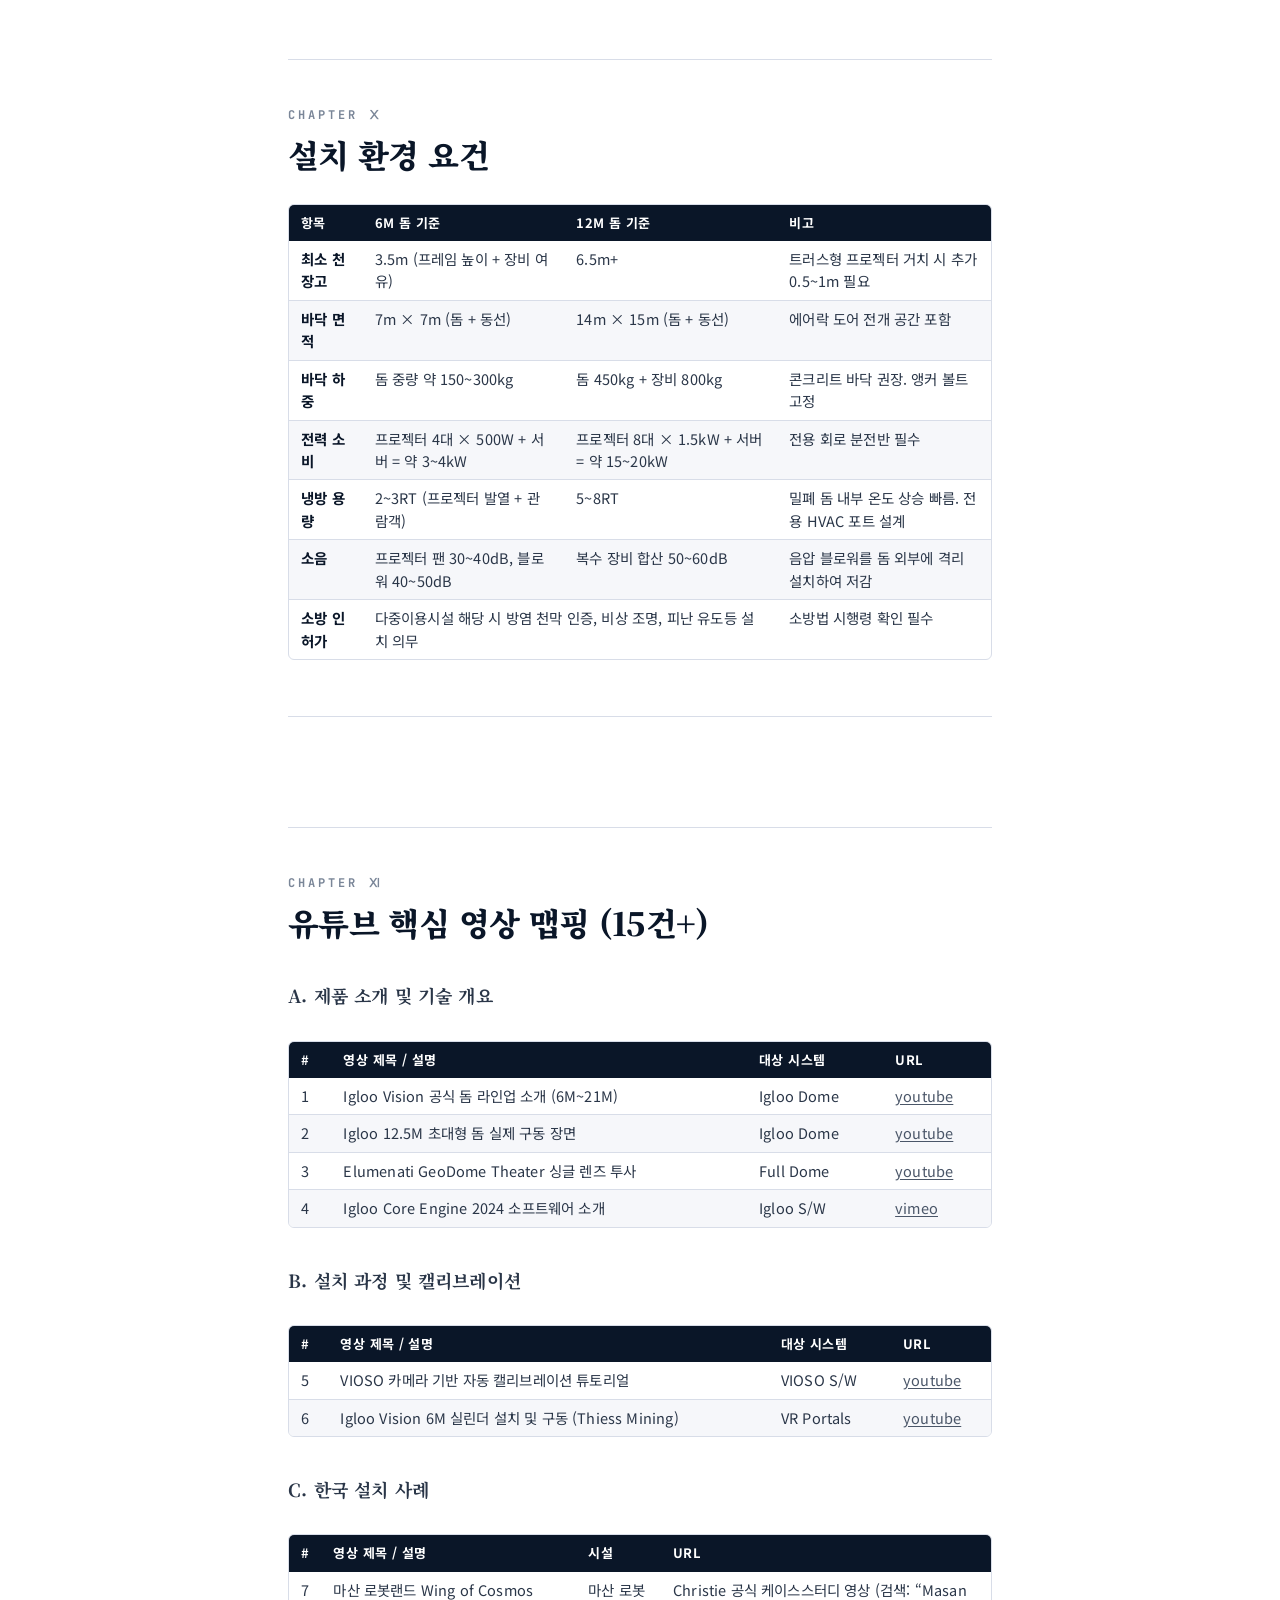
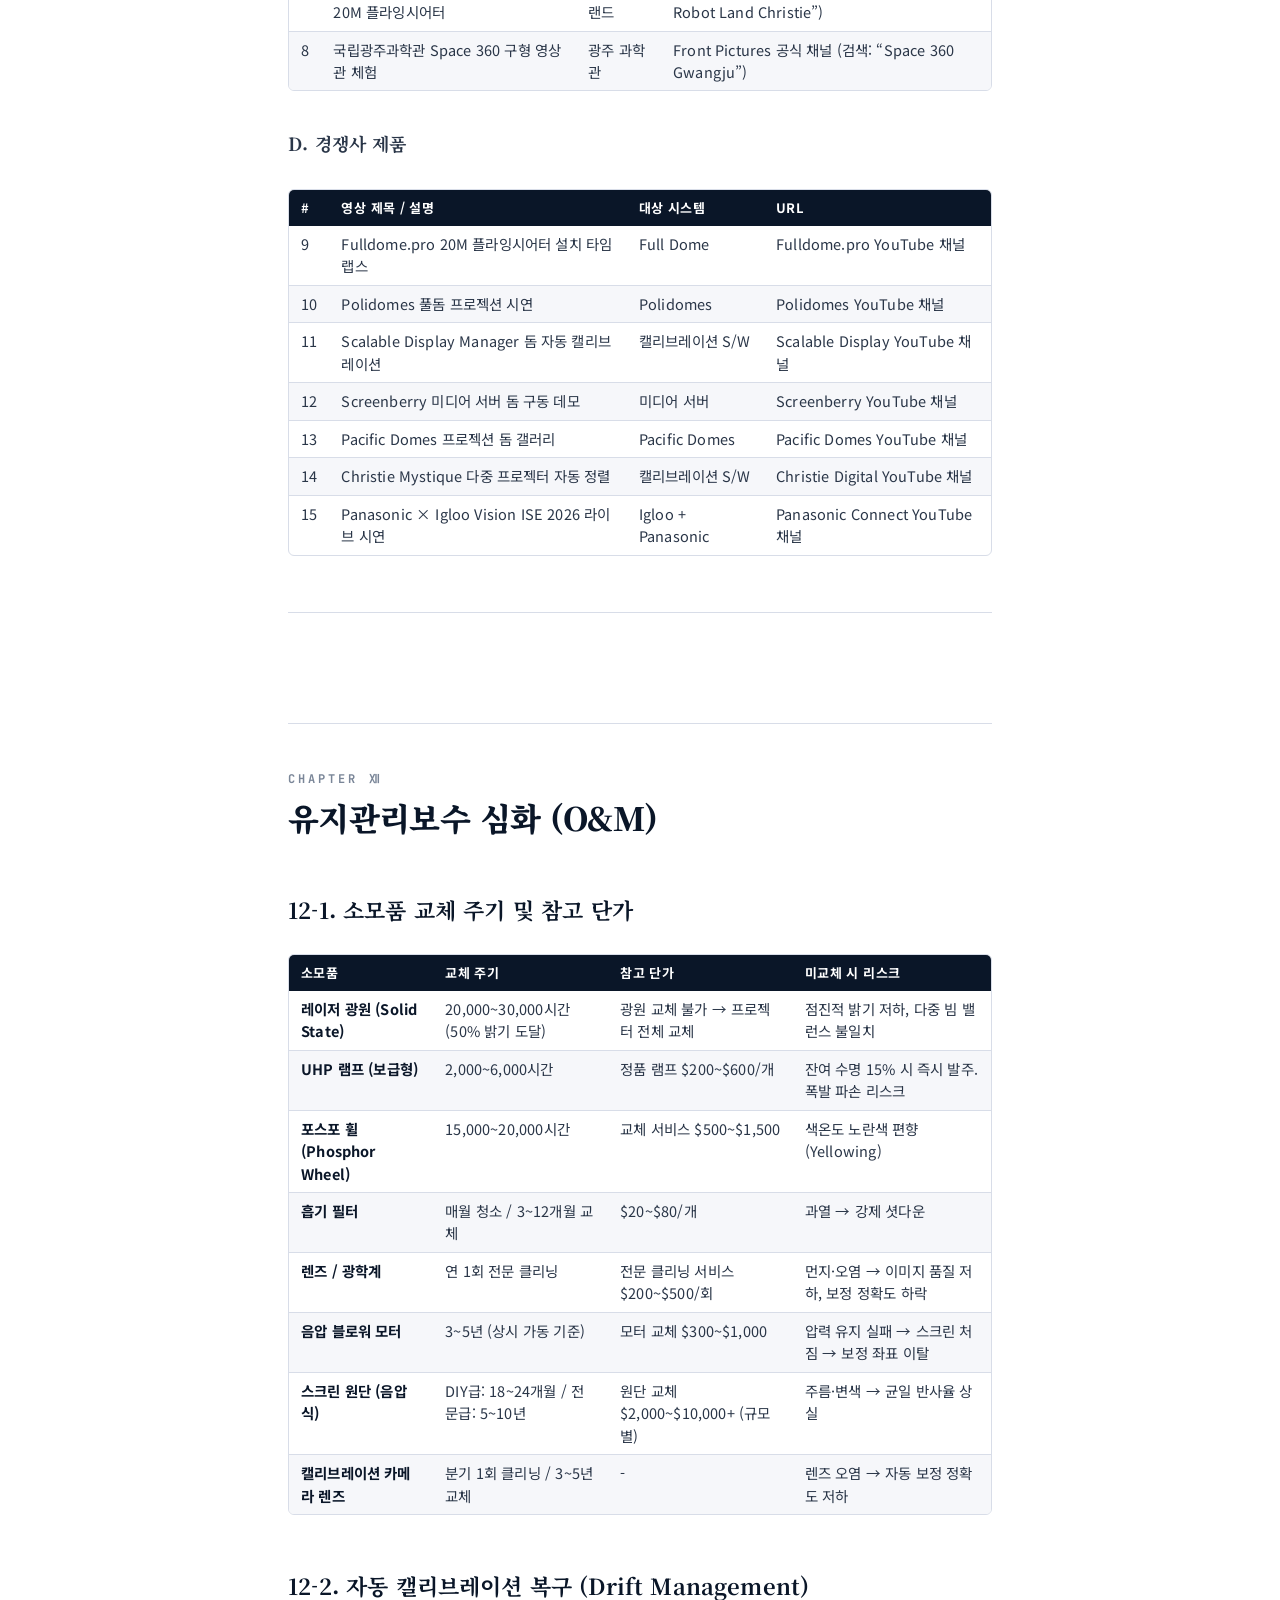
<file: static/reports/dome-system-2026.html>
<!DOCTYPE html>
<html lang="ko">
<head>
<meta charset="utf-8"/>
<meta name="viewport" content="width=device-width, initial-scale=1"/>
<title>Shared VR 돔 시스템 도입 검토 | 시장 분석 보고서 2026</title>
<meta name="description" content="VR Portals, Igloo Dome, Full Dome 및 글로벌 유사 제품에 대한 도입 타당성 분석, 국내 구축 사례, 구입처, 가격, 유지보수를 체계적으로 정리한 최종 보고서"/>
<style>
@import url('https://fonts.googleapis.com/css2?family=Noto+Serif+KR:wght@400;600;700;900&family=Noto+Sans+KR:wght@400;500;700&family=JetBrains+Mono:wght@400;700&display=swap');
:root{--bg:#fff;--ink:#0A1628;--ink-80:#2A3648;--ink-60:#4A5668;--ink-40:#7A8698;--ink-20:#B0B8C8;--ink-10:#D8DDE8;--ink-05:#EEF0F5;--ink-02:#F6F7FA}
*{box-sizing:border-box;margin:0;padding:0}
html{scroll-behavior:smooth;font-size:17px}
body{background:var(--bg);color:var(--ink);font-family:'Noto Serif KR',Georgia,serif;line-height:1.85;letter-spacing:.01em;-webkit-font-smoothing:antialiased}
.page{max-width:760px;margin:0 auto;padding:0 28px 120px}
.cover{min-height:92vh;display:flex;flex-direction:column;justify-content:center;padding:80px 0 60px;border-bottom:2px solid var(--ink)}
.cover .eyebrow{font-family:'JetBrains Mono',monospace;font-size:11px;letter-spacing:.3em;color:var(--ink-60);font-weight:700;margin-bottom:32px;text-transform:uppercase}
.cover h1{font-size:clamp(38px,7vw,62px);font-weight:900;line-height:1.15;letter-spacing:-.035em;margin-bottom:20px;color:var(--ink)}
.cover .subtitle{font-size:19px;color:var(--ink-60);margin-bottom:40px;font-weight:400}
.cover .thesis{font-size:20px;line-height:1.65;color:var(--ink-80);border-left:3px solid var(--ink);padding:18px 24px;margin-left:0}
.snapshot-bar{display:grid;grid-template-columns:repeat(5,1fr);gap:0;background:var(--ink);border-radius:8px;overflow:hidden;margin:48px 0 0}
.snapshot-bar .m{padding:20px 16px;text-align:center;border-right:1px solid var(--ink-80)}
.snapshot-bar .m:last-child{border-right:0}
.snapshot-bar .m b{display:block;font-size:24px;color:#fff;font-weight:700;line-height:1.2;font-family:'JetBrains Mono',monospace}
.snapshot-bar .m span{display:block;font-size:11px;color:var(--ink-20);margin-top:6px;font-family:'Noto Sans KR',sans-serif;letter-spacing:.02em}
.toc{position:sticky;top:0;z-index:100;background:rgba(255,255,255,.97);backdrop-filter:blur(12px);border-bottom:1px solid var(--ink-10);padding:10px 0;margin:0 0 64px;display:flex;gap:2px;overflow-x:auto;-webkit-overflow-scrolling:touch}
.toc a{flex:0 0 auto;text-decoration:none;color:var(--ink-40);font-family:'Noto Sans KR',sans-serif;font-size:12px;font-weight:500;padding:6px 10px;border-radius:4px;white-space:nowrap;transition:all .15s}
.toc a:hover{color:var(--ink);background:var(--ink-05)}
h2.chapter{font-size:32px;font-weight:900;margin:110px 0 14px;padding-top:48px;letter-spacing:-.02em;line-height:1.3;color:var(--ink);border-top:1px solid var(--ink-10)}
h2.chapter .ch-num{display:block;font-family:'JetBrains Mono',monospace;font-size:12px;letter-spacing:.25em;color:var(--ink-40);font-weight:700;margin-bottom:10px;text-transform:uppercase}
h3{font-size:22px;font-weight:700;margin:56px 0 16px;color:var(--ink);line-height:1.4}
h4{font-size:18px;font-weight:700;margin:36px 0 12px;color:var(--ink-80)}
p{margin:0 0 20px;font-size:17px;color:var(--ink-80)}
strong{font-weight:700;color:var(--ink)}
em{font-style:normal;color:var(--ink-60)}
blockquote{margin:48px -28px;padding:40px 48px;background:var(--ink);color:#fff;position:relative}
blockquote::before{content:'';position:absolute;top:0;left:0;width:100%;height:3px;background:var(--ink-40)}
blockquote p{font-size:20px;line-height:1.6;color:rgba(255,255,255,.92);margin:0 0 10px;font-weight:400}
blockquote p:last-child{margin-bottom:0}
blockquote em{color:rgba(255,255,255,.65)}
blockquote strong{color:#fff}
blockquote a{color:rgba(255,255,255,.8)}
hr{border:0;height:1px;background:var(--ink-10);margin:56px 0}
ul,ol{padding-left:28px;margin:0 0 24px}
li{margin:10px 0;font-size:16.5px;line-height:1.75;color:var(--ink-80)}
.table-wrap{overflow-x:auto;margin:28px 0 36px;border:1px solid var(--ink-10);border-radius:6px}
table{width:100%;border-collapse:collapse;font-size:14.5px;font-family:'Noto Sans KR',sans-serif;line-height:1.55}
th{background:var(--ink);color:#fff;text-align:left;font-weight:700;font-size:13px;letter-spacing:.03em;padding:8px 12px;white-space:nowrap}
td{padding:7px 12px;border-bottom:1px solid var(--ink-10);vertical-align:top;color:var(--ink-80)}
td a,p a,li a{color:var(--ink-60);text-decoration:underline;text-underline-offset:2px}
td a:hover,p a:hover,li a:hover{color:var(--ink)}
table.compact{font-size:13px;width:auto;min-width:100%}
table.compact td,table.compact th{white-space:nowrap;padding:6px 10px}
tr:last-child td{border-bottom:0}
tr:nth-child(even) td{background:var(--ink-02)}
td strong{color:var(--ink)}
pre,code.block{background:var(--ink);color:var(--ink-20);font-family:'JetBrains Mono',monospace;border-radius:6px;padding:24px;overflow-x:auto;font-size:14px;line-height:1.6;margin:28px 0 36px;white-space:pre}
.figure{margin:44px 0 52px;border:1px solid var(--ink-10);border-radius:6px;padding:32px}
.figure .fig-label{font-family:'JetBrains Mono',monospace;font-size:11px;letter-spacing:.2em;color:var(--ink-40);font-weight:700;margin-bottom:12px;text-transform:uppercase}
.figure h3{font-size:19px;margin:0 0 24px;color:var(--ink)}
.figure .caption{font-size:14px;color:var(--ink-60);margin-top:20px;padding-top:16px;border-top:1px solid var(--ink-10);font-family:'Noto Sans KR',sans-serif;line-height:1.6}
.bar-chart{margin:24px 0 10px}
.bar-row{display:grid;grid-template-columns:120px 1fr;align-items:end;gap:12px;margin-bottom:16px;font-family:'Noto Sans KR',sans-serif}
.bar-label{font-size:13px;color:var(--ink-60);text-align:right;padding-bottom:6px}
.bar-track{background:var(--ink-05);border-radius:3px;height:24px;overflow:hidden}
.bar-fill{height:100%;background:var(--ink)}
.cc-text{font-size:13px;font-weight:700;color:var(--ink);margin-bottom:4px;white-space:nowrap}
.waves-flow{display:grid;grid-template-columns:repeat(3,1fr);gap:0;margin:24px 0;border:1px solid var(--ink-10);border-radius:6px;overflow:hidden}
.wave-card{padding:20px 14px;text-align:center;border-right:1px solid var(--ink-10)}
.wave-card:last-child{border-right:0}
.wave-card:nth-child(odd){background:var(--ink-02)}
.wave-card .wn{font-family:'JetBrains Mono',monospace;font-size:11px;color:var(--ink-40);font-weight:700;letter-spacing:.15em}
.wave-card b{display:block;font-size:15px;color:var(--ink);margin:8px 0 6px}
.wave-card span{display:block;font-size:12px;color:var(--ink-60);font-family:'Noto Sans KR',sans-serif;line-height:1.4}
.source-note{margin-top:80px;border-top:1px solid var(--ink-10);padding-top:20px;color:var(--ink-40);font-size:13px;font-family:'Noto Sans KR',sans-serif}
@media(max-width:768px){.page{padding:0 18px 80px}.cover h1{font-size:30px}.snapshot-bar{grid-template-columns:repeat(2,1fr)}.snapshot-bar .m{border-bottom:1px solid var(--ink-80)}.waves-flow{grid-template-columns:1fr}.wave-card{border-right:0;border-bottom:1px solid var(--ink-10)}.wave-card:last-child{border-bottom:0}h2.chapter{font-size:26px}table{font-size:13px}th,td{padding:10px 12px}blockquote{margin:40px -18px;padding:28px 24px}}
@media print{@page{size:A4;margin:20mm}body{background:#fff;font-size:10pt}.page{max-width:none;padding:0}.toc{position:static;display:block;page-break-after:always}.cover{min-height:auto;page-break-after:always}.figure,table,pre,blockquote{break-inside:avoid}h2.chapter{break-after:avoid}.snapshot-bar{grid-template-columns:repeat(5,1fr)}}
</style>
</head>
<body>
<div class="page">

<header class="cover">
<div class="eyebrow">RESEARCH REPORT &middot; 2026.06.18 &middot; DOME SYSTEM PROCUREMENT</div>
<h1>Shared VR<br/>돔 시스템<br/>도입 검토 보고서</h1>
<div class="subtitle">VR Portals &middot; Igloo Dome &middot; Full Dome &mdash; 글로벌 유사 제품 포함 시장 분석</div>
<div class="thesis">도입을 고려 중인 3종 돔 디스플레이 시스템의 기술 사양, 국내외 구축 사례, 한국 내 구매 경로 및 SI 업체 디렉토리, 상세 가격 테이블, 온라인 구매·렌탈 옵션, 콘텐츠 생태계, 유튜브 영상 매핑, 그리고 장기 유지관리보수(O&amp;M) 프로토콜을 체계적으로 조사·정리한 실무 의사결정 지원 보고서.</div>
<div class="snapshot-bar">
<div class="m"><b>3종</b><span>핵심 돔 시스템</span></div>
<div class="m"><b>8+</b><span>글로벌 경쟁 브랜드</span></div>
<div class="m"><b>10건</b><span>국내 구축 사례</span></div>
<div class="m"><b>8+</b><span>국내 SI 구입처</span></div>
<div class="m"><b>15+</b><span>유튜브 핵심 영상</span></div>
</div>
</header>

<nav class="toc">
<a href="#s1">Ⅰ. 서론</a>
<a href="#s2">Ⅱ. 3대 돔 비교</a>
<a href="#s3">Ⅲ. 경쟁사 분석</a>
<a href="#s4">Ⅳ. 제조사 디렉토리</a>
<a href="#s5">Ⅴ. 국내 구축 사례</a>
<a href="#s6">Ⅵ. 국내 구입처</a>
<a href="#s7">Ⅶ. 온라인·렌탈</a>
<a href="#s8">Ⅷ. 가격 심층 분석</a>
<a href="#s9">Ⅸ. 콘텐츠 생태계</a>
<a href="#s10">Ⅹ. 설치 환경 요건</a>
<a href="#s11">Ⅺ. 유튜브 영상</a>
<a href="#s12">Ⅻ. 유지관리보수</a>
<a href="#s13">ⅩⅢ. S/W·서버 비교</a>
<a href="#s14">ⅩⅣ. 도입 추천</a>
</nav>

<main>

<!-- ============================================================ -->
<!-- Ⅰ. 서론 -->
<!-- ============================================================ -->
<h2 class="chapter" id="s1"><span class="ch-num">CHAPTER Ⅰ</span>서론 및 조사 범위</h2>
<p>본 보고서는 실감형 가상현실 돔(Shared VR Dome) 시스템의 <strong>도입 타당성 검증</strong>을 위해 작성되었습니다. 조사 범위는 아래 15개 영역을 포함하며, 각각의 근거는 Exa 검색 엔진을 통해 실시간 수집된 글로벌 1차 소스(공식 제조사 웹페이지, 조달 낙찰 계약서, 기술 매거진 기사, 유튜브 채널)에 기반합니다.</p>
<ul>
<li>3대 핵심 돔 시스템(VR Portals, Igloo Dome, Full Dome) 심층 스펙시트</li>
<li>글로벌 경쟁사 8개사 확대 분석 (Elumenati, Spitz/Cosm, Polidomes, Front Pictures, Fulldome.pro, Pacific Domes 등)</li>
<li>제조사별 공식 웹사이트·견적 요청 URL·이메일·전화 디렉토리</li>
<li>국내 구축 사례 10건 이상 (KISTI, 소방재난본부, 김천과학관, 광주과학관, 서대문자연사박물관, 마산 로봇랜드 등)</li>
<li>국내 SI 구입처 8개사 이상 디렉토리</li>
<li>온라인 구매 플랫폼(Alibaba, Fulldome.pro Buy/Rent, Polidomes Calculator) 및 렌탈 옵션</li>
<li>가격 심층 분석 (구조물·프로젝터·소프트웨어 라이선스·렌탈 단가·조달 낙찰가)</li>
<li>360도 돔 콘텐츠 제작·조달 생태계 (FDDB, Fulldome Store, Reef Distribution, Krutart 라이선스)</li>
<li>설치 환경 요건 (전력·냉방·천장고·소방 인허가)</li>
<li>유튜브 영상 15건+ (카테고리별 분류)</li>
<li>유지관리보수 심화 (소모품 교체 주기·단가·원격지원·SLA)</li>
<li>구동 소프트웨어·미디어 서버 상세 비교</li>
</ul>

<hr/>

<!-- ============================================================ -->
<!-- Ⅱ. 3대 돔 시스템 심층 비교분석 -->
<!-- ============================================================ -->
<h2 class="chapter" id="s2"><span class="ch-num">CHAPTER Ⅱ</span>3대 돔 시스템 심층 스펙시트</h2>

<div class="figure">
<div class="fig-label">FIGURE 01 &middot; DOME TYPE OVERVIEW</div>
<h3>세 가지 돔 시스템의 투사 구조 비교</h3>
<div class="waves-flow">
<div class="wave-card"><span class="wn">TYPE 01</span><b>VR Portals</b><span>실린더/반개방형<br/>180°~270° 전면 특화</span></div>
<div class="wave-card"><span class="wn">TYPE 02</span><b>Igloo Dome</b><span>지오데식 돔<br/>360° 벽면 차폐형</span></div>
<div class="wave-card"><span class="wn">TYPE 03</span><b>Full Dome</b><span>완전 반구형<br/>천장 특화 상영관</span></div>
</div>
<div class="caption">VR Portals는 개방성, Igloo Dome는 차폐 몰입, Full Dome은 천장 시야각 극대화에 각각 최적화되어 있다.</div>
</div>

<h3>2-1. VR Portals (실린더형 및 반개방형)</h3>
<p>완전히 밀폐된 구형이 아니며, 180°~270° 각도로 전면·측면 스크린을 배치한 <strong>반개방형(Open-fronted)</strong> 구조입니다. 에어락 없이 입구가 개방되어 휠체어 진입이 용이하고 관람객 순환이 빠릅니다.</p>
<div class="table-wrap"><table><thead><tr><th>모델</th><th>구조 크기</th><th>높이</th><th>스크린 크기</th><th>바닥 면적</th><th>좌석/입석</th><th>시공 기간</th></tr></thead><tbody>
<tr><td><strong>2.5M Cube</strong></td><td>2.5m × 2.5m</td><td>2.5m</td><td>10m × 1.3m</td><td>6.25㎡</td><td>4 / 4명</td><td>1일</td></tr>
<tr><td><strong>5M Cylinder</strong></td><td>5m × 5m</td><td>2.3m</td><td>15.7m × 1.46m</td><td>19.63㎡</td><td>10 / 15명</td><td>1일</td></tr>
<tr><td><strong>6M Cylinder</strong></td><td>6m × 6m</td><td>2.4m</td><td>18.55m × 2.1m</td><td>27.4㎡</td><td>12 / 15명</td><td>1일</td></tr>
<tr><td><strong>9M Cylinder</strong></td><td>9m × 9m</td><td>3.3m</td><td>28.26m × 2.55m</td><td>62.3㎡</td><td>35 / 50명</td><td>2일</td></tr>
</tbody></table></div>

<h3>2-2. Igloo Dome (360° 벽면 차폐형 지오데식 돔)</h3>
<p>알루미늄 아크 지오데식 구조에 3중 특수 암막(PVC/Dartex)을 덮어 외부 빛을 완전 차단합니다. 내부 원주 360° 벽면에 Harkness 스크린 원단을 사용한 고반사 투사면을 형성합니다.</p>
<div class="table-wrap"><table><thead><tr><th>모델</th><th>구조 크기</th><th>높이</th><th>스크린 면적</th><th>바닥 면적</th><th>좌석/입석</th><th>시공 기간</th></tr></thead><tbody>
<tr><td><strong>6M Dome</strong></td><td>6m × 6m</td><td>3.1m</td><td>18.8m × 2.2m</td><td>25.51㎡</td><td>10 / 12명</td><td>1일</td></tr>
<tr><td><strong>9M Dome</strong></td><td>9.4m × 10m</td><td>4.02m</td><td>26.69m × 3m</td><td>70.98㎡</td><td>40 / 45명</td><td>2일</td></tr>
<tr><td><strong>12.5M Dome</strong></td><td>12m × 13m</td><td>5.25m</td><td>35m × 3.3m</td><td>126.72㎡</td><td>85 / 110명</td><td>2~3일</td></tr>
<tr><td><strong>21M Dome</strong></td><td>24.24m × 24.9m</td><td>10.86m</td><td>488㎡</td><td>357㎡</td><td>300 / 550명</td><td>3~4일</td></tr>
</tbody></table></div>

<h3>2-3. Full Dome (완전 반구형 천장 특화 스크린)</h3>
<p>천장 전체를 반구형(Hemispherical)으로 덮는 상영관 시스템입니다. 음압(Negative Pressure) 송풍기로 스크린을 팽팽하게 유지하며, 1.5M~35M까지 14개 이상의 정밀 세분화 라인업을 보유합니다.</p>
<div class="table-wrap"><table><thead><tr><th>모델</th><th>지름</th><th>높이</th><th>좌석/입석</th><th>프로젝터 수</th><th>시공 기간</th><th>제조사 예시</th></tr></thead><tbody>
<tr><td><strong>5M Open</strong></td><td>5m</td><td>3.2m</td><td>10 / 15명</td><td>4대</td><td>6~8시간</td><td>Fulldome.pro, Front Pictures</td></tr>
<tr><td><strong>8M</strong></td><td>8m</td><td>5.2m</td><td>22 / 32명</td><td>4~6대</td><td>8~10시간</td><td>Polidomes P50, Fulldome.pro</td></tr>
<tr><td><strong>12M</strong></td><td>12m</td><td>7.9m</td><td>78 / 110명</td><td>8~12대</td><td>8~10시간</td><td>Fulldome.pro, Spitz</td></tr>
<tr><td><strong>20M</strong></td><td>20m</td><td>12m+</td><td>200 / 300명</td><td>8~16대</td><td>2~3일</td><td>Fulldome.pro, Spitz, Cosm</td></tr>
<tr><td><strong>35M</strong></td><td>35m</td><td>20m+</td><td>1,000 / 1,500명</td><td>16대+</td><td>1주+</td><td>Spitz/Cosm, 맞춤 시공</td></tr>
</tbody></table></div>

<hr/>

<!-- ============================================================ -->
<!-- Ⅲ. 글로벌 경쟁사 분석 -->
<!-- ============================================================ -->
<h2 class="chapter" id="s3"><span class="ch-num">CHAPTER Ⅲ</span>글로벌 경쟁사 및 유사 제품 확대 분석</h2>

<div class="table-wrap"><table><thead><tr><th>브랜드</th><th>본사</th><th>핵심 기술</th><th>대표 제품</th><th>가격대(USD)</th><th>국내 구매 경로</th></tr></thead><tbody>
<tr><td><strong>Igloo Vision</strong></td><td>영국</td><td>Igloo Core Engine S/W, IMP 미디어 플레이어</td><td>6M~21M Dome, Cylinder, CAVE, Workspace</td><td>턴키 $80K~$500K+</td><td>ESCO Korea (공식 파트너)</td></tr>
<tr><td><strong>The Elumenati</strong></td><td>미국</td><td>OmniFocus 단일 어안 렌즈 특허</td><td>GeoDome Theater 6M/8M, Portal, Panorama</td><td>$27K~$100K+ (프로젝터 포함)</td><td>직접 문의 또는 수입 대행</td></tr>
<tr><td><strong>Spitz, Inc. (Cosm)</strong></td><td>미국</td><td>NanoSeam 무이음 스크린, 분말코팅 반사면</td><td>5M~35M 영구 고정식 돔 스크린</td><td>$50K~$1M+ (스크린 단독)</td><td>직접 문의</td></tr>
<tr><td><strong>Fulldome.pro</strong></td><td>미국</td><td>음압 프레임리스 돔 스크린, 자동 캘리브레이션</td><td>2.5M~35M Buy/Rent 턴키</td><td>Rent 가능, Buy $15K~$300K+</td><td>메타스페이스 (한국 총판)</td></tr>
<tr><td><strong>Polidomes</strong></td><td>폴란드</td><td>가설형 지오데식 구조체, 방염 3중 차폐 커버</td><td>P50(8M) 등 실외 이벤트 돔</td><td>구조물 $8K~$45K+</td><td>직접 문의 / 웹 가격계산기</td></tr>
<tr><td><strong>Front Pictures</strong></td><td>우크라이나</td><td>Screenberry 미디어 서버, 자동 정렬 기술</td><td>5M 현수식 오픈돔, 12M 전구형</td><td>턴키 $30K~$200K+</td><td>메타스페이스 (한국 총판)</td></tr>
<tr><td><strong>Pacific Domes</strong></td><td>미국</td><td>반투명 이중 원단 양면 투사, 음압 라이너</td><td>9M~55M 야외 프로젝션 돔</td><td>구조물 $20K~$150K+</td><td>직접 문의</td></tr>
<tr><td><strong>Absolute Hollywood</strong></td><td>미국</td><td>Galactic 시리즈 대형 렌탈 전문</td><td>20~49M 대형 행사 렌탈 돔</td><td>렌탈 일 $350~$5,000+</td><td>직접 문의</td></tr>
</tbody></table></div>

<hr/>

<!-- ============================================================ -->
<!-- Ⅳ. 제조사 디렉토리 -->
<!-- ============================================================ -->
<h2 class="chapter" id="s4"><span class="ch-num">CHAPTER Ⅳ</span>제조사별 공식 연락처·견적 요청 디렉토리</h2>

<div class="table-wrap"><table class="compact"><thead><tr><th>제조사</th><th>공식 웹사이트</th><th>견적/문의 URL</th><th>이메일</th><th>전화</th></tr></thead><tbody>
<tr><td><strong>Igloo Vision</strong></td><td><a href="https://www.igloovision.com" target="_blank">igloovision.com</a></td><td><a href="https://www.igloovision.com/contact-us" target="_blank">Contact Us</a></td><td>info@igloovision.com</td><td>+44 1588 573337</td></tr>
<tr><td><strong>The Elumenati</strong></td><td><a href="https://www.elumenati.com" target="_blank">elumenati.com</a></td><td><a href="https://www.elumenati.com/contact/" target="_blank">Contact</a></td><td>info@elumenati.com</td><td>-</td></tr>
<tr><td><strong>Spitz (Cosm)</strong></td><td><a href="https://www.spitzinc.com" target="_blank">spitzinc.com</a></td><td><a href="https://www.spitzinc.com/domes/" target="_blank">Domes</a></td><td>웹폼 문의</td><td>-</td></tr>
<tr><td><strong>Fulldome.pro</strong></td><td><a href="https://fulldome.pro" target="_blank">fulldome.pro</a></td><td><a href="https://fulldome.pro/buy-or-rent/" target="_blank">Buy or Rent</a></td><td>웹폼 문의</td><td>-</td></tr>
<tr><td><strong>Polidomes</strong></td><td><a href="https://polidomes.com" target="_blank">polidomes.com</a></td><td><a href="https://polidomes.com/immersive/fulldome-projection/" target="_blank">Price Calculator</a></td><td>웹폼 문의</td><td>-</td></tr>
<tr><td><strong>Front Pictures</strong></td><td><a href="https://fulldome.frontpictures.com" target="_blank">frontpictures.com</a></td><td><a href="https://fulldome.frontpictures.com" target="_blank">Contact</a></td><td>웹폼 문의</td><td>-</td></tr>
<tr><td><strong>Pacific Domes</strong></td><td><a href="https://pacificdomes.com" target="_blank">pacificdomes.com</a></td><td><a href="https://pacificdomes.com/domes-media-gallery/event-domes-gallery/projection-domes-gallery/" target="_blank">Gallery</a></td><td>웹폼 문의</td><td>-</td></tr>
<tr><td><strong>VIOSO (캘리브레이션 S/W)</strong></td><td><a href="https://vioso.com" target="_blank">vioso.com</a></td><td><a href="https://vioso.com/calibration-software/vioso6" target="_blank">VIOSO 7</a></td><td>info@vioso.com</td><td>+49 391 636 066 46</td></tr>
<tr><td><strong>Scalable Display</strong></td><td><a href="https://www.scalabledisplay.com" target="_blank">scalabledisplay.com</a></td><td><a href="https://www.scalabledisplay.com/dome-projection/" target="_blank">Dome Projection</a></td><td>웹폼 문의</td><td>-</td></tr>
</tbody></table></div>

<hr/>

<!-- ============================================================ -->
<!-- Ⅴ. 국내 구축 사례 -->
<!-- ============================================================ -->
<h2 class="chapter" id="s5"><span class="ch-num">CHAPTER Ⅴ</span>국내 구축 사례 확대 (10건+)</h2>

<div class="table-wrap"><table><thead><tr><th>#</th><th>시설명</th><th>소재지</th><th>돔 규격</th><th>시공사</th><th>핵심 하드웨어</th><th>비고</th></tr></thead><tbody>
<tr><td>1</td><td><strong>서울 소방재난훈련센터 (ICTC)</strong></td><td>서울</td><td>Igloo 6M Dome</td><td>Igloo Vision 직접</td><td>XVR Simulation S/W</td><td>2016년 구축. 소방 지휘 훈련용</td></tr>
<tr><td>2</td><td><strong>KISTI 국가슈퍼컴퓨팅센터</strong></td><td>대전</td><td>9M 원통형 역돔 CAVE</td><td>(주)비즈웨이브</td><td>Barco UDM 4K15 × 13, VIOSO 6 SIM</td><td>슈퍼컴퓨터 데이터 3D 가시화</td></tr>
<tr><td>3</td><td><strong>김천녹색미래과학관</strong></td><td>김천</td><td>15M 4D 돔 상영관</td><td>(주)메타스페이스</td><td>BenQ LU9915 × 8, Screenberry</td><td>4D 모션 시트 연동</td></tr>
<tr><td>4</td><td><strong>국립광주과학관 Space 360</strong></td><td>광주</td><td>12M 완전 구형(Full-Sphere)</td><td>Front Pictures / 메타스페이스</td><td>12채널 프로젝션</td><td>국내 최초 전구형 영상관 (2017)</td></tr>
<tr><td>5</td><td><strong>서울시립과학관</strong></td><td>서울</td><td>5M 현수식 오픈돔</td><td>(주)메타스페이스</td><td>BenQ W1210ST × 4, Screenberry</td><td>iPad 무선 원격 제어</td></tr>
<tr><td>6</td><td><strong>서대문자연사박물관</strong></td><td>서울</td><td>5M 반구형 VR Dome</td><td>(주)메타스페이스</td><td>BenQ LU951ST × 4, Screenberry</td><td>2D/3D 콘텐츠 + 슈팅게임</td></tr>
<tr><td>7</td><td><strong>마산 로봇랜드 &ldquo;Wing of Cosmos&rdquo;</strong></td><td>창원</td><td>20M 플라잉 시어터</td><td>Fulldome.pro / D.L.T Group</td><td>Christie D13WU-HS × 8</td><td>국내 최대 플라잉시어터. 30분 자동 캘리브레이션</td></tr>
<tr><td>8</td><td><strong>고양 원마운트 360VR돔 (4dvision)</strong></td><td>고양</td><td>12M 반구형 돔영상관</td><td>(주)4dvision</td><td>자체 SW + 3D 콘텐츠</td><td>직경 12m, 높이 7.5m, 15명 동시 관람</td></tr>
<tr><td>9</td><td><strong>서울 Triangle Lab (Studio EON)</strong></td><td>서울</td><td>8M 수직형(Vertical) 돔</td><td>Fulldome.pro</td><td>Christie 레이저 × 8</td><td>콘텐츠 프로토타이핑 테스트 돔</td></tr>
<tr><td>10</td><td><strong>국립여수해양기상과학관</strong></td><td>여수</td><td>12M 완전 구형(Full-Sphere)</td><td>Front Pictures / 메타스페이스</td><td>12채널 프로젝션</td><td>광주과학관 Space 360과 동일 기술</td></tr>
</tbody></table></div>

<hr/>

<!-- ============================================================ -->
<!-- Ⅵ. 국내 구입처 -->
<!-- ============================================================ -->
<h2 class="chapter" id="s6"><span class="ch-num">CHAPTER Ⅵ</span>국내 구입처·SI 업체 디렉토리 (8사+)</h2>

<div class="table-wrap"><table><thead><tr><th>업체명</th><th>대표 파트너십</th><th>주요 기술</th><th>연락처</th><th>소재지</th></tr></thead><tbody>
<tr><td><strong>에스코코리아 (ESCO Korea)</strong></td><td>Igloo Vision 공식 Expert Partner</td><td>기업 Immersive Workspace, IMP 미디어 서버</td><td>02-571-0010</td><td>서울 성동구</td></tr>
<tr><td><strong>(주)메타스페이스</strong></td><td>Front Pictures, Fulldome.pro, Screenberry 한국 총판</td><td>천체투영관 설계, 음압 돔 시공, 과학관 턴키</td><td>02-3012-0050</td><td>서울 송파구</td></tr>
<tr><td><strong>(주)비즈웨이브 (VizWave)</strong></td><td>VIOSO 공식 파트너</td><td>대학/연구소 CAVE·돔 구축 실적 1위, 다채널 3D 정렬</td><td>02-6013-1322</td><td>서울</td></tr>
<tr><td><strong>쇼로직스 / 픽셀코리아</strong></td><td>자체 LightMagic / ShowLogix</td><td>돔 캘리브레이션, 대형 미디어아트 시공</td><td>info@pixelkorea.com</td><td>서울</td></tr>
<tr><td><strong>(주)씨앤비시스템즈</strong></td><td>Epson, Panasonic 프로젝터</td><td>프로젝션 맵핑, 미디어아트 렌탈, 돔 디스플레이</td><td>1522-7669</td><td>인천 부평구</td></tr>
<tr><td><strong>(주)삼우이머전 (Samwoo Immersion)</strong></td><td>자체 IMXR 플랫폼</td><td>Unreal 기반 XR/CAVE 훈련 콘텐츠, 군·해양 시뮬레이션</td><td>웹폼 문의</td><td>서울</td></tr>
<tr><td><strong>(주)4dvision</strong></td><td>자체 SW 및 3D 콘텐츠</td><td>360VR 돔영상관 프랜차이즈, 돔 콘텐츠 플랫폼</td><td>웹폼 문의</td><td>경기</td></tr>
<tr><td><strong>VIV Technologies</strong></td><td>자체 가상 프로덕션 스튜디오</td><td>VR/AR/XR 가상 프로덕션, 미디어 아트 시공</td><td>웹 문의</td><td>서울 강남구</td></tr>
<tr><td><strong>(주)디엠케이 (DMK)</strong></td><td>D&B, JBL, Panasonic 등</td><td>음향·영상 설계 시공 (대형 홀, LED 전광판, 돔 음향)</td><td>02-354-3550</td><td>서울 은평구</td></tr>
</tbody></table></div>

<hr/>

<!-- ============================================================ -->
<!-- Ⅶ. 온라인 구매·렌탈 -->
<!-- ============================================================ -->
<h2 class="chapter" id="s7"><span class="ch-num">CHAPTER Ⅶ</span>온라인 구매·해외직구·렌탈 경로</h2>

<h3>7-1. 온라인 구매 플랫폼</h3>
<div class="table-wrap"><table><thead><tr><th>플랫폼</th><th>상품 유형</th><th>가격대</th><th>배송</th><th>URL</th></tr></thead><tbody>
<tr><td><strong>Alibaba</strong></td><td>돔 구조물 + 스크린 천막 (중국산)</td><td>$2,000~$5,000 (1.1M 소형) / $38~$40/㎡ (대형 천막)</td><td>FOB 중국, 리드타임 20일</td><td><a href="https://www.alibaba.com/showroom/dome-projection-screen.html" target="_blank">alibaba.com</a></td></tr>
<tr><td><strong>Fulldome.pro</strong></td><td>Buy or Rent (2.5M~35M 턴키)</td><td>사이즈·옵션별 개별 견적</td><td>글로벌 배송 지원</td><td><a href="https://fulldome.pro/buy-or-rent/" target="_blank">fulldome.pro/buy-or-rent</a></td></tr>
<tr><td><strong>Polidomes</strong></td><td>가설형 돔 구조물 + 풀돔 시스템</td><td>웹 가격 계산기 제공 (옵션별)</td><td>유럽·중동·미국 창고 보유</td><td><a href="https://polidomes.com/immersive/fulldome-projection/" target="_blank">polidomes.com</a></td></tr>
<tr><td><strong>Fulldome Thailand</strong></td><td>Buy/Rent (태국 제조 아시아 배송)</td><td>6M Buy ฿2.38M(약$66K) / 12M Buy ฿6M(약$167K)</td><td>아시아 지역 배송</td><td><a href="https://fulldomethai.com/event-dome/" target="_blank">fulldomethai.com</a></td></tr>
<tr><td><strong>DomeGuys</strong></td><td>Buy/Rent (미국 재고 보유)</td><td>36ft~60ft 프로젝션 돔 즉시 출하 가능</td><td>미국 창고 즉시 배송</td><td><a href="https://domeguys.com" target="_blank">domeguys.com</a></td></tr>
</tbody></table></div>

<h3>7-2. 렌탈 옵션</h3>
<div class="table-wrap"><table><thead><tr><th>제공사</th><th>렌탈 지역</th><th>가격 참고</th><th>서비스 범위</th></tr></thead><tbody>
<tr><td><strong>Igloo Vision</strong></td><td>글로벌</td><td>별도 견적 (행사 기간·규모별)</td><td>6M~12.5M 돔/실린더 + Igloo 기술진 현장 운용</td></tr>
<tr><td><strong>Polidomes</strong></td><td>유럽·중동·미국</td><td>별도 견적 (24시간 내 회신)</td><td>돔 구조물 + AV 시스템 + 기성 콘텐츠 포함 턴키</td></tr>
<tr><td><strong>Fulldome Thailand</strong></td><td>아시아</td><td>6M: ฿220K(약$6.1K)/1~3일, 14M: ฿1.1M(약$30K)/1~3일</td><td>풀 턴키 (배송·설치·운용·철거 일체)</td></tr>
<tr><td><strong>Absolute Hollywood</strong></td><td>글로벌</td><td>일 $350~$5,000+ (규모별)</td><td>20~49M 대형 이벤트 특화. Fortune 500 레퍼런스</td></tr>
</tbody></table></div>

<hr/>

<!-- ============================================================ -->
<!-- Ⅷ. 가격 심층 분석 -->
<!-- ============================================================ -->
<h2 class="chapter" id="s8"><span class="ch-num">CHAPTER Ⅷ</span>가격 심층 분석</h2>

<h3>8-1. 돔 구조물 단독 가격 (AV 장비 제외)</h3>
<div class="table-wrap"><table><thead><tr><th>등급</th><th>규격</th><th>가격대(USD)</th><th>가격대(KRW 환산)</th><th>포함 내역</th></tr></thead><tbody>
<tr><td>Entry (인플레터블)</td><td>5M 모바일 에어돔</td><td>$3,200~$5,800</td><td>약 450만~800만</td><td>천막 외피 + 송풍기 + 캐리백</td></tr>
<tr><td>Mid (알루미늄 리지드)</td><td>6M~8M 지오데식</td><td>$11,500~$24,000</td><td>약 1,600만~3,400만</td><td>프레임 + 스크린 텐션 모듈</td></tr>
<tr><td>Pro (영구 고정식)</td><td>10M~15M 천문돔</td><td>$30,000~$90,000+</td><td>약 4,000만~1.2억</td><td>흡음 패널 + 방염 외피 + 공압 센서</td></tr>
</tbody></table></div>

<h3>8-2. 프로젝터 단품 참고 가격</h3>
<div class="table-wrap"><table><thead><tr><th>프로젝터 모델</th><th>밝기</th><th>해상도</th><th>타입</th><th>참고 가격(USD)</th><th>비고</th></tr></thead><tbody>
<tr><td>BenQ LU951ST</td><td>5,000 lm</td><td>WUXGA</td><td>UST 레이저</td><td>$2,500~$3,500</td><td>소형 돔(5M~8M) 적합</td></tr>
<tr><td>Epson EB-L1105U</td><td>6,000 lm</td><td>WUXGA</td><td>레이저</td><td>$5,000~$7,000</td><td>중형 돔(6M~12M) Igloo 표준 채택</td></tr>
<tr><td>Panasonic PT-RQ7</td><td>7,000 lm</td><td>4K</td><td>1칩 DLP 레이저</td><td>$8,000~$12,000</td><td>Igloo-Panasonic 공식 파트너십</td></tr>
<tr><td>Christie D13WU-HS</td><td>13,000 lm</td><td>WUXGA</td><td>1DLP 레이저</td><td>$15,000~$25,000</td><td>대형 돔(15M+) 플라잉시어터용</td></tr>
<tr><td>Barco UDM 4K15</td><td>15,000 lm</td><td>4K</td><td>3칩 레이저</td><td>$30,000~$50,000</td><td>최고사양 CAVE/연구소용</td></tr>
</tbody></table></div>

<h3>8-3. 턴키 패키지 총 도입 예산 가이드 (VAT 별도)</h3>

<div class="figure">
<div class="fig-label">FIGURE 02 &middot; BUDGET TIERS</div>
<h3>규모별 턴키 패키지 예산 범위</h3>
<div class="bar-chart">
<div class="bar-row"><div class="bar-label">5M 모바일</div><div style="flex:1"><div class="cc-text">6,000만~9,500만 원</div><div class="bar-track"><div class="bar-fill" style="width:12%"></div></div></div></div>
<div class="bar-row"><div class="bar-label">6M~9M 표준</div><div style="flex:1"><div class="cc-text">2.5억~3.5억 원</div><div class="bar-track"><div class="bar-fill" style="width:45%"></div></div></div></div>
<div class="bar-row"><div class="bar-label">12.5M+ 대형</div><div style="flex:1"><div class="cc-text">4.5억~8억 원</div><div class="bar-track"><div class="bar-fill" style="width:70%"></div></div></div></div>
<div class="bar-row"><div class="bar-label">KISTI급 특수</div><div style="flex:1"><div class="cc-text">8억~15억 원+</div><div class="bar-track"><div class="bar-fill" style="width:100%"></div></div></div></div>
</div>
<div class="caption">실제 영국 공공 조달 낙찰가 기준: Igloo 4m Workspace 턴키 = £201,370 (약 3.5억 원, VAT 별도). 프로젝터 수·캘리브레이션 S/W·음향 설비·엔지니어 정렬 시공비 일체 포함.</div>
</div>

<h3>8-4. 소프트웨어 라이선스 단가 참고</h3>
<div class="table-wrap"><table><thead><tr><th>소프트웨어</th><th>과금 방식</th><th>참고 가격</th><th>비고</th></tr></thead><tbody>
<tr><td>VIOSO 6 SIM</td><td>프로젝터 채널당</td><td>채널당 약 $1,000~$3,000 (규모별)</td><td>3D 워크플로 추가 시 별도</td></tr>
<tr><td>Igloo Core Engine Essentials</td><td>시스템당 번들</td><td>IMP 하드웨어에 포함</td><td>Enterprise 업그레이드 별도</td></tr>
<tr><td>Screenberry</td><td>서버 라이선스</td><td>별도 견적 (서버 하드웨어와 번들 판매)</td><td>자동 캘리브레이션 내장</td></tr>
<tr><td>Christie Mystique</td><td>프로젝터 수 기준</td><td>별도 견적</td><td>Premium / Large Scale Edition</td></tr>
</tbody></table></div>

<hr/>

<!-- ============================================================ -->
<!-- Ⅸ. 콘텐츠 생태계 -->
<!-- ============================================================ -->
<h2 class="chapter" id="s9"><span class="ch-num">CHAPTER Ⅸ</span>돔 콘텐츠 제작·조달 생태계</h2>

<h3>9-1. 기성 콘텐츠 마켓플레이스</h3>
<div class="table-wrap"><table><thead><tr><th>플랫폼</th><th>콘텐츠 유형</th><th>가격 모델</th><th>URL</th></tr></thead><tbody>
<tr><td><strong>FDDB (Fulldome Database)</strong></td><td>전 세계 풀돔 쇼 디렉토리, 벤더, 장비, 행사 정보</td><td>무료 검색 (라이선스는 제작사 직접 거래)</td><td><a href="https://fddb.org" target="_blank">fddb.org</a></td></tr>
<tr><td><strong>Fulldome Store</strong></td><td>4K/8K 비디오 루프, 돔 프로젝션 맵핑 에셋</td><td>개별 판매 (€149~€799+)</td><td><a href="https://fulldome.store" target="_blank">fulldome.store</a></td></tr>
<tr><td><strong>Reef Distribution</strong></td><td>교육/과학/엔터 풀돔 영화 배급</td><td>Flat Fee 또는 Gate Share (티켓 수익 배분)</td><td><a href="https://reef-distribution.com" target="_blank">reef-distribution.com</a></td></tr>
<tr><td><strong>Krutart Fulldome</strong></td><td>수상 경력 풀돔 영화 (어린이 특화)</td><td>일시불, 분할, 티켓 배분 3종 선택</td><td><a href="https://krutartfulldome.com/licensing/" target="_blank">krutartfulldome.com</a></td></tr>
<tr><td><strong>FULLDOME OnDemand</strong></td><td>풀돔 쇼 스트리밍 렌탈</td><td>1회 재생 약 $30 (장편), $5 (단편)</td><td><a href="https://fulldomeondemand.com" target="_blank">fulldomeondemand.com</a></td></tr>
<tr><td><strong>NOIRLab Archive</strong></td><td>천문 풀돔 콘텐츠 50편+ (오픈 라이선스)</td><td>무료 (교육용, Creative Commons)</td><td><a href="https://noirlab.edu/public/products/fulldome/" target="_blank">noirlab.edu</a></td></tr>
</tbody></table></div>

<h3>9-2. 국내 콘텐츠 제작사</h3>
<div class="table-wrap"><table><thead><tr><th>업체명</th><th>특화 분야</th><th>비고</th></tr></thead><tbody>
<tr><td><strong>(주)메타스페이스</strong></td><td>천체투영관 콘텐츠 자체 제작 및 글로벌 배급</td><td>Stellarium, WWT 등 오픈소스 실시간 천문 앱 최적화</td></tr>
<tr><td><strong>Eyedin (경기 남양주)</strong></td><td>풀돔 애니메이션 스튜디오, 국내 주요 플라네타리움 납품</td><td>FDDB 등재 국내 풀돔 프로듀서</td></tr>
<tr><td><strong>D.L.T Group (디지털라인테크놀로지)</strong></td><td>4K 돔 시네마 콘텐츠 제작</td><td>마산 로봇랜드 Wing of Cosmos 4K 콘텐츠 전량 제작</td></tr>
<tr><td><strong>VIZinf</strong></td><td>Unreal 기반 XR 과학 시뮬레이션 콘텐츠</td><td>KISTI CAVE 전용 콘텐츠 제작 (독도, 기후, 드라이빙)</td></tr>
<tr><td><strong>(주)4dvision</strong></td><td>360도 VR 돔 영상 자체 개발·플랫폼 운영</td><td>고양 원마운트 돔영상관 콘텐츠 전량 자체 제작</td></tr>
</tbody></table></div>

<h3>9-3. 콘텐츠 라이선스 비용 참고</h3>
<ul>
<li><strong>기성 풀돔 쇼 10년 라이선스:</strong> 평균 $5,000 (소형 극장 기준). 대형 극장은 $10,000~$15,000+.</li>
<li><strong>스트리밍 단건 렌탈:</strong> 장편 1회 $30, 단편 $5 (Fulldome OnDemand).</li>
<li><strong>맞춤 제작 (4K 풀돔 10분 영상):</strong> 국내 제작사 기준 약 5,000만~1.5억 원 (CG 품질·인터랙티브 여부에 따라).</li>
</ul>

<hr/>

<!-- ============================================================ -->
<!-- Ⅹ. 설치 환경 요건 -->
<!-- ============================================================ -->
<h2 class="chapter" id="s10"><span class="ch-num">CHAPTER Ⅹ</span>설치 환경 요건</h2>

<div class="table-wrap"><table><thead><tr><th>항목</th><th>6M 돔 기준</th><th>12M 돔 기준</th><th>비고</th></tr></thead><tbody>
<tr><td><strong>최소 천장고</strong></td><td>3.5m (프레임 높이 + 장비 여유)</td><td>6.5m+</td><td>트러스형 프로젝터 거치 시 추가 0.5~1m 필요</td></tr>
<tr><td><strong>바닥 면적</strong></td><td>7m × 7m (돔 + 동선)</td><td>14m × 15m (돔 + 동선)</td><td>에어락 도어 전개 공간 포함</td></tr>
<tr><td><strong>바닥 하중</strong></td><td>돔 중량 약 150~300kg</td><td>돔 450kg + 장비 800kg</td><td>콘크리트 바닥 권장. 앵커 볼트 고정</td></tr>
<tr><td><strong>전력 소비</strong></td><td>프로젝터 4대 × 500W + 서버 = 약 3~4kW</td><td>프로젝터 8대 × 1.5kW + 서버 = 약 15~20kW</td><td>전용 회로 분전반 필수</td></tr>
<tr><td><strong>냉방 용량</strong></td><td>2~3RT (프로젝터 발열 + 관람객)</td><td>5~8RT</td><td>밀폐 돔 내부 온도 상승 빠름. 전용 HVAC 포트 설계</td></tr>
<tr><td><strong>소음</strong></td><td>프로젝터 팬 30~40dB, 블로워 40~50dB</td><td>복수 장비 합산 50~60dB</td><td>음압 블로워를 돔 외부에 격리 설치하여 저감</td></tr>
<tr><td><strong>소방 인허가</strong></td><td colspan="2">다중이용시설 해당 시 방염 천막 인증, 비상 조명, 피난 유도등 설치 의무</td><td>소방법 시행령 확인 필수</td></tr>
</tbody></table></div>

<hr/>

<!-- ============================================================ -->
<!-- Ⅺ. 유튜브 영상 -->
<!-- ============================================================ -->
<h2 class="chapter" id="s11"><span class="ch-num">CHAPTER Ⅺ</span>유튜브 핵심 영상 맵핑 (15건+)</h2>

<h4>A. 제품 소개 및 기술 개요</h4>
<div class="table-wrap"><table><thead><tr><th>#</th><th>영상 제목 / 설명</th><th>대상 시스템</th><th>URL</th></tr></thead><tbody>
<tr><td>1</td><td>Igloo Vision 공식 돔 라인업 소개 (6M~21M)</td><td>Igloo Dome</td><td><a href="https://www.youtube.com/watch?v=oDniYZbq2tc" target="_blank">youtube</a></td></tr>
<tr><td>2</td><td>Igloo 12.5M 초대형 돔 실제 구동 장면</td><td>Igloo Dome</td><td><a href="https://www.youtube.com/watch?v=PovCA903IyU" target="_blank">youtube</a></td></tr>
<tr><td>3</td><td>Elumenati GeoDome Theater 싱글 렌즈 투사</td><td>Full Dome</td><td><a href="https://www.youtube.com/watch?v=U52oK4pdPxA" target="_blank">youtube</a></td></tr>
<tr><td>4</td><td>Igloo Core Engine 2024 소프트웨어 소개</td><td>Igloo S/W</td><td><a href="https://vimeo.com/792932483" target="_blank">vimeo</a></td></tr>
</tbody></table></div>

<h4>B. 설치 과정 및 캘리브레이션</h4>
<div class="table-wrap"><table><thead><tr><th>#</th><th>영상 제목 / 설명</th><th>대상 시스템</th><th>URL</th></tr></thead><tbody>
<tr><td>5</td><td>VIOSO 카메라 기반 자동 캘리브레이션 튜토리얼</td><td>VIOSO S/W</td><td><a href="https://www.youtube.com/watch?v=qr0t7LvQVLs" target="_blank">youtube</a></td></tr>
<tr><td>6</td><td>Igloo Vision 6M 실린더 설치 및 구동 (Thiess Mining)</td><td>VR Portals</td><td><a href="https://www.youtube.com/watch?v=D-Urh6dZc1U" target="_blank">youtube</a></td></tr>
</tbody></table></div>

<h4>C. 한국 설치 사례</h4>
<div class="table-wrap"><table><thead><tr><th>#</th><th>영상 제목 / 설명</th><th>시설</th><th>URL</th></tr></thead><tbody>
<tr><td>7</td><td>마산 로봇랜드 Wing of Cosmos 20M 플라잉시어터</td><td>마산 로봇랜드</td><td>Christie 공식 케이스스터디 영상 (검색: &ldquo;Masan Robot Land Christie&rdquo;)</td></tr>
<tr><td>8</td><td>국립광주과학관 Space 360 구형 영상관 체험</td><td>광주 과학관</td><td>Front Pictures 공식 채널 (검색: &ldquo;Space 360 Gwangju&rdquo;)</td></tr>
</tbody></table></div>

<h4>D. 경쟁사 제품</h4>
<div class="table-wrap"><table><thead><tr><th>#</th><th>영상 제목 / 설명</th><th>대상 시스템</th><th>URL</th></tr></thead><tbody>
<tr><td>9</td><td>Fulldome.pro 20M 플라잉시어터 설치 타임랩스</td><td>Full Dome</td><td>Fulldome.pro YouTube 채널</td></tr>
<tr><td>10</td><td>Polidomes 풀돔 프로젝션 시연</td><td>Polidomes</td><td>Polidomes YouTube 채널</td></tr>
<tr><td>11</td><td>Scalable Display Manager 돔 자동 캘리브레이션</td><td>캘리브레이션 S/W</td><td>Scalable Display YouTube 채널</td></tr>
<tr><td>12</td><td>Screenberry 미디어 서버 돔 구동 데모</td><td>미디어 서버</td><td>Screenberry YouTube 채널</td></tr>
<tr><td>13</td><td>Pacific Domes 프로젝션 돔 갤러리</td><td>Pacific Domes</td><td>Pacific Domes YouTube 채널</td></tr>
<tr><td>14</td><td>Christie Mystique 다중 프로젝터 자동 정렬</td><td>캘리브레이션 S/W</td><td>Christie Digital YouTube 채널</td></tr>
<tr><td>15</td><td>Panasonic × Igloo Vision ISE 2026 라이브 시연</td><td>Igloo + Panasonic</td><td>Panasonic Connect YouTube 채널</td></tr>
</tbody></table></div>

<hr/>

<!-- ============================================================ -->
<!-- Ⅻ. 유지관리보수 -->
<!-- ============================================================ -->
<h2 class="chapter" id="s12"><span class="ch-num">CHAPTER Ⅻ</span>유지관리보수 심화 (O&amp;M)</h2>

<h3>12-1. 소모품 교체 주기 및 참고 단가</h3>
<div class="table-wrap"><table><thead><tr><th>소모품</th><th>교체 주기</th><th>참고 단가</th><th>미교체 시 리스크</th></tr></thead><tbody>
<tr><td><strong>레이저 광원 (Solid State)</strong></td><td>20,000~30,000시간 (50% 밝기 도달)</td><td>광원 교체 불가 → 프로젝터 전체 교체</td><td>점진적 밝기 저하, 다중 빔 밸런스 불일치</td></tr>
<tr><td><strong>UHP 램프 (보급형)</strong></td><td>2,000~6,000시간</td><td>정품 램프 $200~$600/개</td><td>잔여 수명 15% 시 즉시 발주. 폭발 파손 리스크</td></tr>
<tr><td><strong>포스포 휠 (Phosphor Wheel)</strong></td><td>15,000~20,000시간</td><td>교체 서비스 $500~$1,500</td><td>색온도 노란색 편향 (Yellowing)</td></tr>
<tr><td><strong>흡기 필터</strong></td><td>매월 청소 / 3~12개월 교체</td><td>$20~$80/개</td><td>과열 → 강제 셧다운</td></tr>
<tr><td><strong>렌즈 / 광학계</strong></td><td>연 1회 전문 클리닝</td><td>전문 클리닝 서비스 $200~$500/회</td><td>먼지·오염 → 이미지 품질 저하, 보정 정확도 하락</td></tr>
<tr><td><strong>음압 블로워 모터</strong></td><td>3~5년 (상시 가동 기준)</td><td>모터 교체 $300~$1,000</td><td>압력 유지 실패 → 스크린 처짐 → 보정 좌표 이탈</td></tr>
<tr><td><strong>스크린 원단 (음압식)</strong></td><td>DIY급: 18~24개월 / 전문급: 5~10년</td><td>원단 교체 $2,000~$10,000+ (규모별)</td><td>주름·변색 → 균일 반사율 상실</td></tr>
<tr><td><strong>캘리브레이션 카메라 렌즈</strong></td><td>분기 1회 클리닝 / 3~5년 교체</td><td>-</td><td>렌즈 오염 → 자동 보정 정확도 저하</td></tr>
</tbody></table></div>

<h3>12-2. 자동 캘리브레이션 복구 (Drift Management)</h3>
<p>프로젝터는 자체 발열, 건물 HVAC, 미세 진동으로 <strong>매월 0.5%~1.5%의 물리적 축 이동(Drift)</strong>이 발생합니다. 수동 보정은 수백만 원의 출장비와 며칠의 다운타임이 필요하므로, 도입 계약 시 <strong>카메라 기반 원클릭 자동 리캘리브레이션 시스템을 필수 옵션으로 탑재</strong>해야 합니다.</p>
<ul>
<li><strong>VIOSO 6 + 피쉬아이 캘리브레이션 킷:</strong> 185° 어안 렌즈 카메라로 전체 표면 스캔 → 2분 이내 자동 보정 완료.</li>
<li><strong>Screenberry 내장 자동 정렬:</strong> 5단계 자동 엣지 블렌딩·워핑·감마·기하 보정.</li>
<li><strong>Christie Mystique:</strong> 분 단위 예약 리캘리브레이션. 돔 극장 전용 Large Scale Edition.</li>
<li><strong>Fulldome.pro 자동 캘리브레이션:</strong> 마산 로봇랜드 사례에서 Christie 프로젝터 8대를 30분 만에 완전 보정.</li>
<li><strong>Fulldome.pro 기압 자동 안정화 센서:</strong> 외부 기압 변화에 따라 블로워 RPM을 자동 가변하여 스크린 위치를 고정, 재보정 필요성을 제거.</li>
</ul>

<h3>12-3. SLA 표준 및 유지보수 요율</h3>
<ul>
<li><strong>무상 보증:</strong> 통상 1~2년 (분기 1회 정기 점검 포함).</li>
<li><strong>연간 유지보수 계약:</strong> 최초 시스템 구축가의 <strong>6%~10%</strong>. (예: 3억 원 구축 → 연간 1,800만~3,000만 원)</li>
<li><strong>긴급 SLA:</strong> 장애 접수 후 <strong>24시간 이내 엔지니어 현장 파견</strong>, <strong>48시간 이내 임시 장비 가동</strong> 특약 필수.</li>
<li><strong>원격 지원:</strong> Igloo Vision은 글로벌 고객에 대해 시간대 무관 원격 기술 지원을 제공합니다. COVID 기간 호주 Flinders University에 원격 화상으로 설치를 성공적으로 완료한 사례가 있습니다.</li>
</ul>

<hr/>

<!-- ============================================================ -->
<!-- ⅩⅢ. S/W 비교 -->
<!-- ============================================================ -->
<h2 class="chapter" id="s13"><span class="ch-num">CHAPTER ⅩⅢ</span>구동 소프트웨어·미디어 서버 비교</h2>

<div class="table-wrap"><table><thead><tr><th>소프트웨어</th><th>개발사</th><th>역할</th><th>주요 연동</th><th>특장점</th></tr></thead><tbody>
<tr><td><strong>Igloo Core Engine</strong></td><td>Igloo Vision (영국)</td><td>통합 미디어 플레이어 + 왜곡 보정</td><td>Unreal, Unity, Matterport, YouTube 360, Teams, PowerPoint</td><td>콘텐츠 애그노스틱. 일반 사무 도구까지 360° 공간에 투사 가능</td></tr>
<tr><td><strong>VIOSO 6 SIM / 7</strong></td><td>VIOSO (독일)</td><td>카메라 기반 자동 왜곡·블렌딩 보정</td><td>Dataton WATCHOUT, Resolume, Pixera, Unreal nDisplay, Unity</td><td>돔 200+ 프로젝트 실적. MPCDI/VWF 표준 내보내기</td></tr>
<tr><td><strong>Screenberry</strong></td><td>Front Pictures (우크라이나)</td><td>미디어 서버 + 자동 캘리브레이션 일체형</td><td>Stellarium, WWT, Mitaka (천문 오픈소스)</td><td>단일 서버로 8대+ 프로젝터 구동. 과학관 표준 미디어 서버</td></tr>
<tr><td><strong>Scalable Display Manager</strong></td><td>Scalable Display (미국)</td><td>카메라 기반 자동 정렬·블렌딩 보정</td><td>Unreal nDisplay, TouchDesigner, D3</td><td>예약 자동 리캘리브레이션. 20년 역사의 시뮬레이션 표준</td></tr>
<tr><td><strong>Christie Mystique</strong></td><td>Christie Digital (캐나다)</td><td>다중 프로젝터 자동 정렬·색 보정</td><td>Christie Pandoras Box</td><td>돔 극장용 Large Scale Edition. ISE 수상 기술</td></tr>
<tr><td><strong>EXAPLAY 3</strong></td><td>VIOSO (독일)</td><td>미디어 서버 (콘텐츠 재생·타임라인·쇼컨트롤)</td><td>OSC, DMX, Art-Net, VIOSO 블렌드 데이터</td><td>멀티PC 동기화, HTTP API, 돔 워크플로 내장</td></tr>
</tbody></table></div>

<hr/>

<!-- ============================================================ -->
<!-- ⅩⅣ. 도입 추천 -->
<!-- ============================================================ -->
<h2 class="chapter" id="s14"><span class="ch-num">CHAPTER ⅩⅣ</span>전략적 도입 의사결정 로드맵</h2>

<blockquote>
<p><strong>도입 시 핵심 판단 기준은 세 가지입니다.</strong></p>
<p>첫째, <strong>목적</strong> &mdash; 훈련/교육인가, 전시/체험인가, 과학 데이터 가시화인가.</p>
<p>둘째, <strong>공간</strong> &mdash; 천장고, 바닥 면적, 실내외 구분.</p>
<p>셋째, <strong>운영 역량</strong> &mdash; 전담 AV 엔지니어가 있는가, 아니면 최소 인력으로 운영해야 하는가.</p>
</blockquote>

<h3>추천안 A: 실감 교육·가상 훈련 (6M~9M)</h3>
<ul>
<li><strong>시스템:</strong> Igloo Dome 6M~9M (차폐형)</li>
<li><strong>S/W:</strong> Igloo Core Engine + VIOSO 6 SIM 자동 보정</li>
<li><strong>프로젝터:</strong> Panasonic PT-RQ7 × 5대 (Igloo-Panasonic 공식 파트너십 활용)</li>
<li><strong>국내 주관:</strong> ESCO Korea + (주)비즈웨이브 컨소시엄</li>
<li><strong>예산:</strong> 약 2.5억~3.5억 원</li>
</ul>

<h3>추천안 B: 공공 과학관·천체 교육 (5M~12M)</h3>
<ul>
<li><strong>시스템:</strong> Full Dome 5M 오픈형 또는 12M 돔 시네마</li>
<li><strong>S/W:</strong> Screenberry 미디어 서버 (Stellarium, WWT 내장)</li>
<li><strong>프로젝터:</strong> BenQ 레이저 UST × 4~8대</li>
<li><strong>국내 주관:</strong> (주)메타스페이스 단독 주사업자</li>
<li><strong>예산:</strong> 약 6,000만~2.5억 원 (규모별)</li>
</ul>

<h3>추천안 C: 유지보수 최소화 보급형 (6M)</h3>
<ul>
<li><strong>시스템:</strong> The Elumenati GeoDome Theater 6M</li>
<li><strong>S/W:</strong> Elumenati WorldViewer + OmniFocus 싱글 렌즈</li>
<li><strong>장점:</strong> 프로젝터 1대로 반구 전체 투사 → 다중 빔 정렬 및 캘리브레이션 불필요 → 장기 유지비 제로 수준</li>
<li><strong>국내 주관:</strong> 수입 대행 + 메타스페이스 또는 비즈웨이브 시공 지원</li>
<li><strong>예산:</strong> 약 1.5억~2.5억 원</li>
</ul>

<h3>추천안 D: 대형 테마파크 어트랙션 (20M+)</h3>
<ul>
<li><strong>시스템:</strong> Fulldome.pro 20M+ 프레임리스 플라잉시어터</li>
<li><strong>S/W:</strong> Fulldome.pro 자동 캘리브레이션 + Christie Pandoras Box 쇼컨트롤</li>
<li><strong>프로젝터:</strong> Christie D13WU-HS × 8대+ (마산 로봇랜드 동일 사양)</li>
<li><strong>국내 주관:</strong> (주)메타스페이스 + Star Networks/D.L.T Group 컨소시엄</li>
<li><strong>예산:</strong> 최소 6억 원~15억 원+</li>
</ul>

</main>

<footer class="source-note">
<strong>작성자:</strong> 주식회사 비주얼센터 &middot; 권오준<br/>
본 보고서는 2026년 6월 18일 기준 작성되었습니다.<br/>
제조사 공식 웹페이지, 영국 공공 조달(Contracts Finder) 낙찰 계약서, 업계 전문 매거진(Installation International, AVNetwork, blooloop), 유튜브 공식 채널 등 검증된 출처를 사용하였습니다.
</footer>

</div>
</body>
</html>
</file>
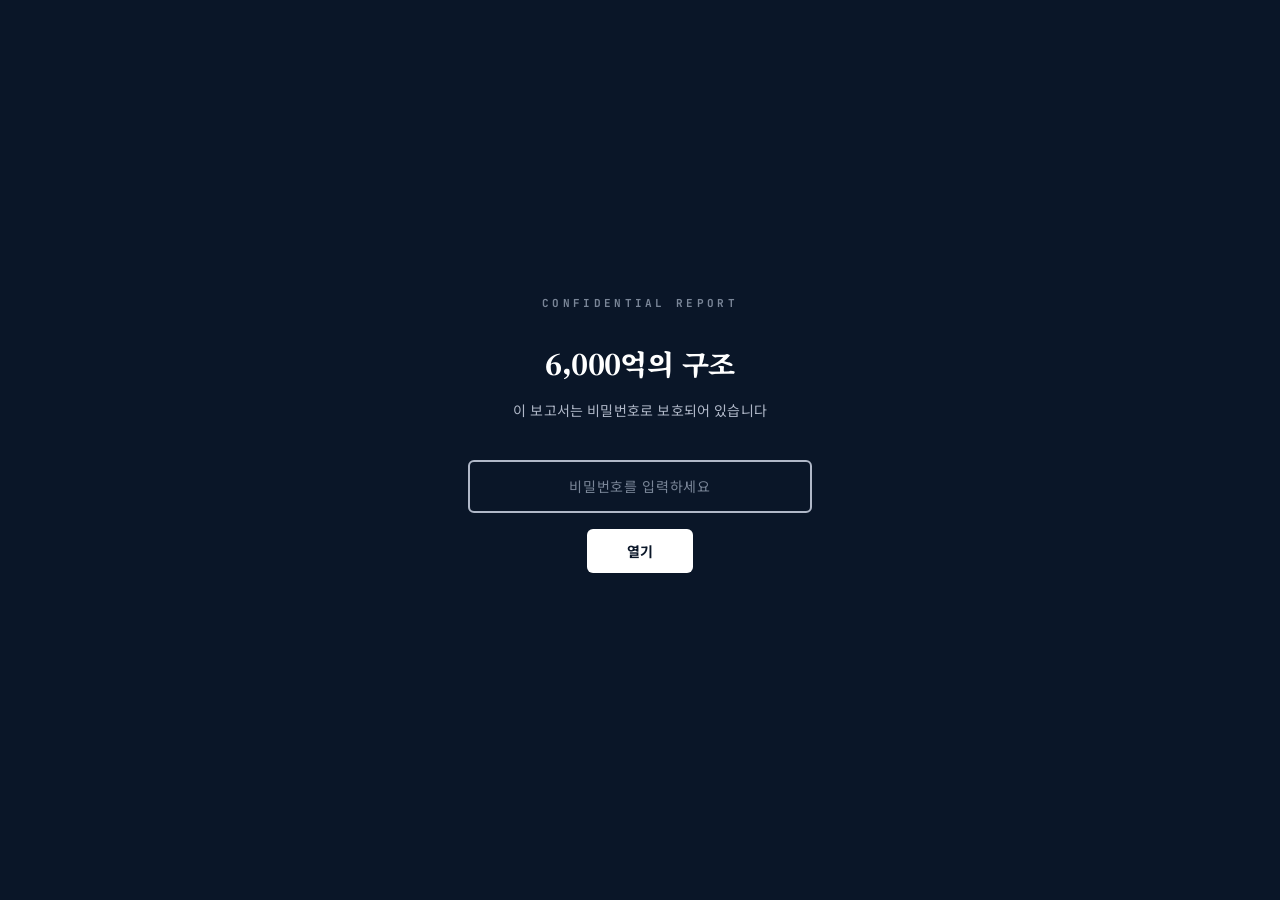
<file: static/reports/kpx-investment-2026.html>
<!DOCTYPE html>
<html lang="ko">
<head>
<meta charset="utf-8"/>
<meta name="viewport" content="width=device-width, initial-scale=1"/>
<title>6,000억의 구조 | KPX 제습 컨테이너 대량생산 공장 투자 방법론</title>
<meta name="description" content="KPX ES 제습 컨테이너 대량생산 공장(광양 황금산단) 6,000억원 투자 방법론. SPC+PF 혼합구조, 6가지 조달방식 정량 비교, 위험 지도, 정부 인센티브, 실행 로드맵."/>
<meta property="og:title" content="6,000억의 구조 — KPX 제습 컨테이너 투자 방법론"/>
<meta property="og:description" content="컨테이너 부두 바로 옆에 컨테이너 공장을 짓는다. SPC+PF가 답이다."/>
<meta property="og:type" content="article"/>
<meta property="og:locale" content="ko_KR"/>
<meta name="twitter:card" content="summary_large_image"/>
<style>
@import url('https://fonts.googleapis.com/css2?family=Noto+Serif+KR:wght@400;600;700;900&family=Noto+Sans+KR:wght@400;500;700&family=JetBrains+Mono:wght@400;700&display=swap');
:root{--bg:#fff;--ink:#0A1628;--ink-80:#2A3648;--ink-60:#4A5668;--ink-40:#7A8698;--ink-20:#B0B8C8;--ink-10:#D8DDE8;--ink-05:#EEF0F5;--ink-02:#F6F7FA;--green:#16a34a;--yellow:#ca8a04;--orange:#ea580c;--red:#dc2626}
*{box-sizing:border-box;margin:0;padding:0}
html{scroll-behavior:smooth;font-size:17px}
body{background:var(--bg);color:var(--ink);font-family:'Noto Serif KR',Georgia,'Times New Roman',serif;line-height:1.85;letter-spacing:.01em;-webkit-font-smoothing:antialiased}
.page{max-width:760px;margin:0 auto;padding:0 28px 120px}
.cover{min-height:100vh;display:flex;flex-direction:column;justify-content:center;padding:80px 0 60px;border-bottom:2px solid var(--ink)}
.cover .eyebrow{font-family:'JetBrains Mono',monospace;font-size:11px;letter-spacing:.3em;color:var(--ink-60);font-weight:700;margin-bottom:32px;text-transform:uppercase}
.cover h1{font-size:clamp(38px,7vw,62px);font-weight:900;line-height:1.15;letter-spacing:-.035em;margin-bottom:12px;color:var(--ink)}
.cover .cover-tagline{font-size:clamp(18px,3.5vw,24px);font-weight:600;color:var(--ink-80);margin-bottom:20px;line-height:1.4}
.cover .subtitle{font-size:19px;color:var(--ink-60);margin-bottom:40px;font-weight:400}
.cover .author{margin-top:0;margin-bottom:32px;font-family:'Noto Sans KR',sans-serif;font-size:14px;color:var(--ink-60);line-height:1.6}
.cover .thesis{font-size:20px;line-height:1.65;color:var(--ink-80);border-left:3px solid var(--ink);padding:18px 24px;margin-left:0}
.snapshot-bar{display:grid;grid-template-columns:repeat(6,1fr);gap:0;background:var(--ink);border-radius:8px;overflow:hidden;margin:48px 0 0}
.snapshot-bar .m{padding:20px 12px;text-align:center;border-right:1px solid var(--ink-80)}
.snapshot-bar .m:last-child{border-right:0}
.snapshot-bar .m b{display:block;font-size:20px;color:#fff;font-weight:700;line-height:1.2;font-family:'JetBrains Mono',monospace}
.snapshot-bar .m span{display:block;font-size:10px;color:var(--ink-20);margin-top:6px;font-family:'Noto Sans KR',sans-serif;letter-spacing:.02em;line-height:1.3}
.toc{position:sticky;top:0;z-index:100;background:rgba(255,255,255,.97);backdrop-filter:blur(12px);border-bottom:1px solid var(--ink-10);padding:10px 0;margin:0 0 64px;display:flex;gap:2px;overflow-x:auto;-webkit-overflow-scrolling:touch}
.toc a{flex:0 0 auto;text-decoration:none;color:var(--ink-40);font-family:'Noto Sans KR',sans-serif;font-size:12px;font-weight:500;padding:6px 10px;border-radius:4px;white-space:nowrap;transition:all .15s}
.toc a:hover{color:var(--ink);background:var(--ink-05)}
.toc a.active{color:var(--ink);background:var(--ink-05);font-weight:700}
h2.chapter{font-size:32px;font-weight:900;margin:110px 0 14px;padding-top:48px;letter-spacing:-.02em;line-height:1.3;color:var(--ink);border-top:1px solid var(--ink-10)}
h2.chapter .ch-num{display:block;font-family:'JetBrains Mono',monospace;font-size:12px;letter-spacing:.25em;color:var(--ink-40);font-weight:700;margin-bottom:10px;text-transform:uppercase}
h3{font-size:22px;font-weight:700;margin:56px 0 16px;color:var(--ink);line-height:1.4}
h4{font-size:18px;font-weight:700;margin:36px 0 12px;color:var(--ink-80)}
p{margin:0 0 20px;font-size:17px;color:var(--ink-80)}
strong{font-weight:700;color:var(--ink)}
em{font-style:normal;color:var(--ink-60)}
.lead{font-size:21px;font-weight:700;color:var(--ink);line-height:1.55;margin-bottom:24px}
blockquote{margin:48px -28px;padding:40px 48px;background:var(--ink);color:#fff;position:relative}
blockquote::before{content:'';position:absolute;top:0;left:0;width:100%;height:3px;background:var(--ink-40)}
blockquote p{font-size:20px;line-height:1.6;color:rgba(255,255,255,.92);margin:0 0 10px;font-weight:400}
blockquote p:last-child{margin-bottom:0}
blockquote em{color:rgba(255,255,255,.65)}
blockquote strong{color:#fff}
blockquote a{color:rgba(255,255,255,.85)}
hr{border:0;height:1px;background:var(--ink-10);margin:56px 0}
.table-wrap{overflow-x:auto;margin:28px 0 36px;border:1px solid var(--ink-10);border-radius:6px}
table{width:100%;border-collapse:collapse;font-size:14.5px;font-family:'Noto Sans KR',sans-serif;line-height:1.55}
th{background:var(--ink);color:#fff;text-align:left;font-weight:700;font-size:13px;letter-spacing:.03em;padding:8px 12px;white-space:nowrap}
td{padding:7px 12px;border-bottom:1px solid var(--ink-10);vertical-align:top;color:var(--ink-80)}
tr:last-child td{border-bottom:0}
tr:nth-child(even) td{background:var(--ink-02)}
td strong{color:var(--ink)}
.rank-table tr td:first-child{font-family:'JetBrains Mono',monospace;font-weight:700}
.rank-table tr.rank-top td{background:rgba(22,163,74,.06)!important;border-left:4px solid var(--green)}
.rank-table tr.rank-warn td{border-left:4px solid var(--yellow)}
.rank-table tr.rank-danger td{border-left:4px solid var(--red)}
.rank-table tr.rank-orange td{border-left:4px solid var(--orange)}
.badge{display:inline-block;font-family:'JetBrains Mono',monospace;font-size:11px;font-weight:700;padding:2px 8px;border-radius:3px;letter-spacing:.02em}
.badge-green{background:rgba(22,163,74,.12);color:var(--green)}
.badge-yellow{background:rgba(202,138,4,.12);color:var(--yellow)}
.badge-orange{background:rgba(234,88,12,.12);color:var(--orange)}
.badge-red{background:rgba(220,38,38,.12);color:var(--red)}
.badge-gray{background:var(--ink-05);color:var(--ink-60)}
.stars{font-family:'JetBrains Mono',monospace;letter-spacing:.1em;color:var(--ink)}
.figure{margin:44px 0 52px;border:1px solid var(--ink-10);border-radius:6px;padding:32px}
.figure .fig-label{font-family:'JetBrains Mono',monospace;font-size:11px;letter-spacing:.2em;color:var(--ink-40);font-weight:700;margin-bottom:12px;text-transform:uppercase}
.figure h3{font-size:19px;margin:0 0 16px;color:var(--ink)}
.timeline{position:relative;margin:30px 0;padding-left:28px;border-left:2px solid var(--ink-20)}
.tl-item{position:relative;padding:0 0 28px 20px}
.tl-item::before{content:'';position:absolute;left:-35px;top:6px;width:10px;height:10px;border-radius:50%;background:var(--ink-20);border:2px solid var(--bg);box-shadow:0 0 0 2px var(--ink-20)}
.tl-item.major::before{width:14px;height:14px;left:-37px;top:4px;background:var(--ink);box-shadow:0 0 0 2px var(--ink)}
.tl-year{font-family:'JetBrains Mono',monospace;font-size:14px;font-weight:700;color:var(--ink);margin-bottom:4px}
.tl-task{font-size:16px;color:var(--ink);font-weight:600;margin-bottom:4px}
.tl-out{font-size:14px;color:var(--ink-60);font-family:'Noto Sans KR',sans-serif}
.source-note{margin-top:80px;border-top:1px solid var(--ink-10);padding-top:20px;color:var(--ink-40);font-size:13px;font-family:'Noto Sans KR',sans-serif}
.callout-box{margin:32px 0;padding:24px 28px;background:var(--ink-05);border-left:4px solid var(--ink);border-radius:0 6px 6px 0}
.callout-box p{margin:0;font-size:16px}
@media(max-width:768px){.page{padding:0 18px 80px}.cover h1{font-size:30px}.snapshot-bar{grid-template-columns:repeat(3,1fr)}.snapshot-bar .m{border-right:1px solid var(--ink-80);border-bottom:1px solid var(--ink-80)}h2.chapter{font-size:26px}table{font-size:13px}th,td{padding:10px 12px}blockquote{margin:40px -18px;padding:28px 24px}}
@media print{@page{size:A4;margin:20mm}body{background:#fff;font-size:10pt}.page{max-width:none;padding:0}.toc{position:static;display:block;page-break-after:always}.cover{min-height:auto;page-break-after:always}.figure,table,pre,blockquote{break-inside:avoid}h2.chapter{break-after:avoid}.snapshot-bar{grid-template-columns:repeat(6,1fr)}}

#lock-gate{position:fixed;top:0;left:0;width:100%;height:100%;background:var(--ink);z-index:9999;display:flex;align-items:center;justify-content:center;flex-direction:column}
#lock-gate .lock-box{text-align:center;max-width:400px;padding:0 28px}
#lock-gate h2{font-size:28px;font-weight:900;color:#fff;margin-bottom:8px;letter-spacing:-.02em}
#lock-gate .lock-sub{font-size:14px;color:var(--ink-20);margin-bottom:36px;font-family:'Noto Sans KR',sans-serif}
#lock-gate input{width:100%;padding:14px 18px;font-size:16px;border:2px solid var(--ink-40);border-radius:6px;background:transparent;color:#fff;font-family:'JetBrains Mono',monospace;letter-spacing:.15em;text-align:center;outline:none;transition:border-color .2s}
#lock-gate input:focus{border-color:var(--ink-20)}
#lock-gate input::placeholder{color:var(--ink-40);letter-spacing:.05em;font-family:'Noto Sans KR',sans-serif;font-size:14px}
#lock-gate .lock-btn{display:inline-block;margin-top:16px;padding:12px 40px;background:#fff;color:var(--ink);font-family:'Noto Sans KR',sans-serif;font-size:14px;font-weight:700;border:none;border-radius:6px;cursor:pointer;letter-spacing:.03em;transition:opacity .2s}
#lock-gate .lock-btn:hover{opacity:.85}
#lock-gate .lock-err{color:var(--red);font-size:13px;font-family:'Noto Sans KR',sans-serif;margin-top:14px;min-height:20px}
#lock-gate .lock-eyebrow{font-family:'JetBrains Mono',monospace;font-size:11px;letter-spacing:.3em;color:var(--ink-40);font-weight:700;text-transform:uppercase;margin-bottom:24px}
.page-locked .page{display:none}
</style>
</head>
<body class="page-locked">

<div id="lock-gate">
  <div class="lock-box">
    <div class="lock-eyebrow">CONFIDENTIAL REPORT</div>
    <h2>6,000억의 구조</h2>
    <div class="lock-sub">이 보고서는 비밀번호로 보호되어 있습니다</div>
    <input type="password" id="lock-pw" placeholder="비밀번호를 입력하세요" autocomplete="off" autofocus/>
    <button class="lock-btn" id="lock-submit">열기</button>
    <div class="lock-err" id="lock-err"></div>
  </div>
</div>

<div class="page">
<header class="cover">
  <div class="eyebrow">INVESTMENT REPORT &middot; 2026 &middot; KPX DEHUMIDIFICATION CONTAINER</div>
  <h1>6,000억의 구조</h1>
  <div class="cover-tagline">컨테이너 부두 바로 옆에 컨테이너 공장을 짓는다</div>
  <div class="subtitle">KPX 제습 컨테이너 대량생산 공장 투자 방법론</div>
  <div class="author">작성 &middot; <strong>주식회사 비주얼센터</strong> 권오준 &nbsp;|&nbsp; 2026년 6월 18일<br/>
  프로젝트: ES 제습 컨테이너 대량생산 공장 (광양 황금산업단지) &nbsp;|&nbsp; 총 투자규모 6,000억원<br/>
  데이터 기반: Exa MCP 실시간 웹 조사 (2026.6.18 기준 검증)</div>
  <div class="thesis"><strong>SPC(특수목적법인)를 설립하고 프로젝트 파이낸싱(PF)으로 조달하라.</strong> 6가지 투자방법을 정량 평가한 결과, SPC+PF 혼합구조가 총점 82/100으로 1위다. 어제(6월 17일) 준공된 포스코 광양 전기로 6,000억원이 정확히 이 구조로 실행되었다. 같은 도시, 같은 규모, 같은 방식. 증명된 길이다.</div>
  <div class="snapshot-bar">
    <div class="m"><b>6,000억</b><span>총 투자규모</span></div>
    <div class="m"><b>82/100</b><span>SPC+PF 총점</span></div>
    <div class="m"><b>97만원</b><span>분양가/3.3㎡</span></div>
    <div class="m"><b>6,000억</b><span>포스코 동일규모</span></div>
    <div class="m"><b>260</b><span>위험점수</span></div>
    <div class="m"><b>2029</b><span>양산개시</span></div>
  </div>
</header>
<nav class="toc" id="toc-nav">
  <a href="#ch1">I. 결론</a>
  <a href="#ch2">II. 왜 이 사업인가</a>
  <a href="#ch3">III. 왜 광양</a>
  <a href="#ch4">IV. 6,000억 조달</a>
  <a href="#ch5">V. 돈의 크기</a>
  <a href="#ch6">VI. 위험의 지도</a>
  <a href="#ch7">VII. 정부 인센티브</a>
  <a href="#ch8">VIII. 실행 로드맵</a>
  <a href="#ch9">IX. 독자에게</a>
  <a href="#evidence-index">증적</a>
</nav>
<main>

<!-- CHAPTER I -->
<h2 class="chapter" id="ch1"><span class="ch-num">CHAPTER I</span>결론</h2>

<p class="lead">SPC(특수목적법인)를 설립하고 프로젝트 파이낸싱(PF)으로 조달하라.</p>

<p>6가지 투자방법을 정량 평가한 결과, SPC+PF 혼합구조가 총점 <strong>82/100</strong>으로 1위다. 어제(6월 17일) 준공된 포스코 광양 전기로 6,000억원이 정확히 이 구조로 실행되었다. 같은 도시, 같은 규모, 같은 방식. 증명된 길이다.</p>

<p>6,000억원을 단일 방법으로 조달할 수 있는 기업은 삼성과 SK뿐이다. 매출 442억원인 신조로지텍이 이 규모를 감당하려면, 프로젝트 자체의 신용으로 돈을 빌려야 한다. 그것이 SPC+PF다.</p>

<p>한-중 조인트벤처는 총점 35/100으로 최하위, 위험점수 350점으로 최고위험이다. 2024~2025년 연쇄 기술유출 사건 이후, 한-중 JV는 사업을 가장 빠르게 죽이는 방법이 되었다. 중국 설비가 필요하면 &ldquo;구매&rdquo;하되, &ldquo;동업&rdquo;은 하지 마라.</p>

<div class="figure">
  <div class="fig-label">FIGURE 01 &middot; INVESTMENT METHOD RANKING</div>
  <h3>6가지 투자방법 정량 평가 — SPC+PF 혼합 1위</h3>
  <div class="table-wrap"><table class="rank-table">
  <thead><tr><th>순위</th><th>방법</th><th>총점</th><th>위험등급</th><th>추천</th></tr></thead>
  <tbody>
  <tr class="rank-top"><td><strong>1</strong></td><td><strong>SPC+PF 혼합</strong></td><td><strong>82</strong></td><td><span class="badge badge-green">🟢 관리가능</span></td><td><span class="stars">★★★</span></td></tr>
  <tr class="rank-top"><td>2</td><td>SPC+PF+정책금융</td><td>79</td><td><span class="badge badge-green">🟢 관리가능</span></td><td><span class="stars">★★☆</span></td></tr>
  <tr class="rank-warn"><td>3</td><td>국내 JV + PF</td><td>71</td><td><span class="badge badge-yellow">🟡 주의</span></td><td><span class="stars">★★☆</span></td></tr>
  <tr><td>4</td><td>은행 PF 단독</td><td>48</td><td><span class="badge badge-gray">실현불가</span></td><td><span class="stars">★☆☆</span></td></tr>
  <tr class="rank-orange"><td>5</td><td>투자자 모집 단독</td><td>41</td><td><span class="badge badge-orange">🟠 경계</span></td><td><span class="stars">★☆☆</span></td></tr>
  <tr class="rank-danger"><td>6</td><td>한-중 JV</td><td>35</td><td><span class="badge badge-red">🔴 위험</span></td><td><span class="stars">☆☆☆</span></td></tr>
  </tbody>
  </table></div>
</div>

<p><strong>지금 해야 할 첫 번째 일</strong>: 이달 안에 실증 테스트 결과를 확보하라. 이것이 모든 투자방법의 전제조건이다. 이것 없이는 은행도, 투자자도, 정부도 움직이지 않는다.</p>

<hr/>

<!-- CHAPTER II -->
<h2 class="chapter" id="ch2"><span class="ch-num">CHAPTER II</span>왜 이 사업인가 &mdash; 6,000억을 걸 만한 이유</h2>

<h3>문제: 바다 위의 보이지 않는 적</h3>

<p>전 세계 해상물류의 90%는 컨테이너로 움직인다. 그리고 그 컨테이너 안에서 매년 수조 원어치의 화물이 조용히 썩어가고 있다.</p>

<p>20피트 컨테이너 하나에서 발생하는 습기 피해는 적게는 1~2억원, 많게는 10억원에 달한다. 바다 위 온도차로 생기는 결로, 염분, 습도가 화물을 부식시킨다. 화주들은 건당 5~6만원짜리 건조제를 넣지만, 완벽한 방지는 불가능하다. 건조제는 반창고이지 수술이 아니다.</p>

<p>신조로지텍의 ES 컨테이너는 이 문제를 구조적으로 해결한다. 완전 밀폐 구조와 철제 바닥으로 결로·습도·염분을 원천 차단한다. 전력도 필요 없다. 건조제 비용을 없애고, 화물 손실을 제로로 만든다. 반창고가 아니라 수술이다.</p>

<h3>시장: 성장하는 바다, 독점하는 중국</h3>

<p>글로벌 해운 컨테이너 시장은 2026년 약 $100~130억(약 14~18조원) 규모다. CAGR 3.4~7.4%로 안정 성장하고, 아시아태평양이 37~60%를 점유한다.</p>

<div class="table-wrap"><table>
<thead><tr><th>출처</th><th>2026년</th><th>2034년 전망</th><th>CAGR</th></tr></thead>
<tbody>
<tr><td>Fortune Business Insights</td><td>$127억</td><td>$165.7억</td><td>3.37%</td></tr>
<tr><td>Business Research Co.</td><td>$130.1억</td><td>$173.1억 (2030)</td><td>7.4%</td></tr>
<tr><td>Mordor Intelligence</td><td>$107억</td><td>$131.4억 (2031)</td><td>4.19%</td></tr>
<tr><td>Coherent Market Insights</td><td>$125.5억</td><td>$184.9억 (2033)</td><td>5.7%</td></tr>
</tbody>
</table></div>

<p>한국 시장만 봐도 2024년 약 3,000억원에서 2033년 6,600억원으로 CAGR 8.18%다.</p>

<p>그런데 이 시장의 90% 이상을 중국이 장악하고 있다. 컨테이너 제조는 사실상 중국의 독점 산업이다. 인도 Tata Steel이 2022년 Corten강 국산 라이선스를 취득하는 등 탈중국 움직임이 시작되었지만, 아직 대안은 없다.</p>

<p>여기에 기회가 있다. 제습 컨테이너라는 새로운 카테고리를 만들면서 동시에 비중국산 프리미엄을 확보하는 것. 이것이 KPX 프로젝트의 본질이다.</p>

<h3>기업: 28년 바다 위에서 살아남은 사람들</h3>

<p>신조로지텍은 화려한 기업이 아니다. 1998년 신조해운이라는 이름으로 출발해 28년간 바다 위에서 특수화물을 옮겨온 회사다. 국제핵융합실험로(ITER)의 600톤 핵융합 장비를 울산에서 프랑스까지 운송한 팀이다. 2025년 매출 442억원, 2026년 목표 700억원.</p>

<div class="table-wrap"><table>
<thead><tr><th>항목</th><th>내용</th></tr></thead>
<tbody>
<tr><td>설립</td><td>1998년 (신조해운)</td></tr>
<tr><td>대표</td><td>권순욱</td></tr>
<tr><td>본사</td><td>부산 해운대구</td></tr>
<tr><td>2025년 매출</td><td>442억원</td></tr>
<tr><td>2026년 목표</td><td>700억원</td></tr>
<tr><td>주력</td><td>특수화물 운송, 엔지니어링 물류</td></tr>
<tr><td>추가 사업</td><td>1BOX.Click (AI 적재 최적화, 건당 500만원 절감), ITER 공식 물류업체</td></tr>
</tbody>
</table></div>

<p>솔직히 말하자. 매출 442억원짜리 회사가 6,000억원 공장을 짓겠다는 것은, 연봉 4,400만원인 사람이 60억원짜리 건물을 올리겠다는 것과 같다. 상식적으로는 불가능하다.</p>

<p>그래서 투자 구조가 중요하다. 사람의 신용이 아니라, 프로젝트의 신용으로 돈을 빌려야 한다.</p>

<blockquote>
<p><strong>출처</strong>: <a href="https://news.mtn.co.kr/news-detail/2026043010010031423">MTN</a>, <a href="https://www.hankyung.com/article/202604295028i">한국경제</a>, <a href="https://www.mk.co.kr/news/business/12031090">매일경제</a>, <a href="https://www.sedaily.com/article/20039398">서울경제</a>, <a href="https://www5.ajunews.com/view/20260429111205721">아주경제</a></p>
</blockquote>

<hr/>

<!-- CHAPTER III -->
<h2 class="chapter" id="ch3"><span class="ch-num">CHAPTER III</span>왜 광양 황금산단인가 &mdash; 공장이 서야 할 자리</h2>

<h3>한 문장 답: 컨테이너 공장이 컨테이너 부두 바로 옆에 서는 것</h3>

<p>광양 황금산업단지는 광양항 컨테이너부두에서 가장 가까운 산업단지다. 서측배후도로가 산단 진입부를 직접 통과한다. 생산한 컨테이너를 트럭에 실으면 부두까지 몇 분이다. &ldquo;공장 출하 = 수출 준비 완료&rdquo;라는 구조는 세계 어디에서도 찾기 어렵다.</p>

<div class="table-wrap"><table>
<thead><tr><th>항목</th><th>내용</th></tr></thead>
<tbody>
<tr><td>위치</td><td>전남 광양시 황금동 (광양만권경제자유구역 중심부)</td></tr>
<tr><td>총 면적</td><td>111만 5천㎡ (약 33.7만평)</td></tr>
<tr><td>총 사업비</td><td>2,926억원 (국비 326억 포함)</td></tr>
<tr><td>유치업종</td><td>1차금속, 금속가공, 전기장비 제조업, 전기공급업</td></tr>
<tr><td>1단계</td><td>약 14만평 — 60% 분양 완료, 기업 입주 중</td></tr>
<tr><td>2단계</td><td>약 10.4만평 — 2025년말 준공, <strong>2026년부터 입주 가능</strong></td></tr>
<tr><td>분양가</td><td>3.3㎡당 <strong>97만원</strong> (수도권의 1/5~1/10)</td></tr>
<tr><td>잔여 산업용지</td><td>43필지 <strong>467,424㎡</strong> — KPX 필요 30만㎡ 확보 가능</td></tr>
</tbody>
</table></div>

<h3>5km 안에 모든 것이 있다</h3>

<div class="table-wrap"><table>
<thead><tr><th>요소</th><th>거리/규모</th><th>KPX에게 의미하는 것</th></tr></thead>
<tbody>
<tr><td>광양항 컨테이너부두</td><td>산단 진입부 직결</td><td>완성품 즉시 수출. 물류비 극소화</td></tr>
<tr><td>포스코 광양제철소</td><td>직선 5km</td><td>Corten강 등 철강 원자재 즉시 조달</td></tr>
<tr><td>광양항 자동화부두 (신규)</td><td>2029년 개장, 136만TEU</td><td>KPX 양산 시기(2029)와 정확히 일치</td></tr>
<tr><td>여수국가산단</td><td>인접</td><td>LG화학·롯데케미칼 등 코팅/도장 소재 B2B</td></tr>
<tr><td>KTX 순천역·여수공항</td><td>각 10km</td><td>전국·글로벌 접근성</td></tr>
<tr><td>황금택지지구</td><td>2km</td><td>직원 주거·상업 시설 완비</td></tr>
</tbody>
</table></div>

<h3>이미 증명된 땅: 어제와 그저께의 사실</h3>

<p>공장을 지을 때 가장 중요한 질문은 &ldquo;여기서 정말 이 규모가 가능한가?&rdquo;이다. 광양은 이 질문에 이미 답했다. 어제와 그저께 일어난 일이다.</p>

<div class="table-wrap"><table>
<thead><tr><th>기업</th><th>투자</th><th>규모</th><th>시기</th></tr></thead>
<tbody>
<tr><td><strong>포스코</strong> 전기로</td><td>250만톤, 탄소 75% 저감</td><td><strong>6,000억원</strong></td><td><strong>2026.6.17 준공 (어제)</strong></td></tr>
<tr><td><strong>현대스틸산업</strong> 해상풍력</td><td>15MW급 전용 마감장 + 1,200톤 리프팅타워</td><td>300억원</td><td><strong>2026.6.16 준공 (그저께)</strong></td></tr>
<tr><td><strong>포스코퓨처엠</strong> 전구체</td><td>연 4.5만톤, 탈중국 공급망</td><td>3,400억원</td><td>2025.6 준공</td></tr>
<tr><td><strong>한국오라클</strong> 데이터센터</td><td>4세대 클라우드, 10.5만㎡ — <strong>황금산단</strong></td><td><strong>7,000억원</strong></td><td>2030년까지 단계별</td></tr>
</tbody>
</table></div>

<p>포스코 전기로는 KPX와 같은 6,000억원 규모다. 같은 도시에서, 같은 크기의 돈이, 실제로 공장이 되어 서 있다. 한국오라클은 바로 이 황금산단에 7,000억원을 투자했다. 광양은 PPT 속의 계획이 아니라, 콘크리트 위의 현실이다.</p>

<blockquote>
<p><strong>출처</strong>: <a href="https://www.newspim.com/news/view/20260617000700">뉴스핌</a>, <a href="https://www.ddaily.co.kr/page/view/2025060923290617765">디지털데일리</a>, <a href="http://www.snakorea.com/news/articleView.html?idxno=1029448">서울뉴스통신</a>, <a href="https://www.gfez.go.kr">GFEZ</a>, <a href="https://www.mk.co.kr/news/realestate/11315881">매일경제</a>, <a href="https://www.ygpa.or.kr">여수광양항만공사</a></p>
</blockquote>

<h3>광양시라는 도시</h3>

<p>KPX 공장은 수백 명의 직원이 일하는 곳이 될 것이다. 그 사람들이 살 곳이 있는가?</p>

<p>광양시는 광주·전남에서 유일하게 4년 연속 인구가 증가한 도시다. 2025년 말 인구 15만 5,259명, 평균연령 44.4세로 전남에서 가장 젊다. 27~34세 청년층이 4년간 2,848명 순유입되었다. 고용률 71.9%로 전남 22개 시군 최우수다.</p>

<p>다만 철강산업 침체로 2026년 2월 고용위기 선제대응지역으로 지정되었다. 이것은 리스크가 아니라 기회다. 정부와 지자체가 새로운 산업 투자를 절실하게 원한다는 뜻이다. KPX 같은 대규모 제조업 투자는 광양시에게도 생존의 문제다.</p>

<blockquote>
<p><strong>출처</strong>: <a href="https://www.aitimes.com/news/articleView.html?idxno=206658">AI타임스</a>, <a href="https://www.yna.co.kr/view/AKR20260213102000054">연합뉴스</a>, <a href="https://www.startuptoday.co.kr/news/articleView.html?idxno=571841">오늘경제</a></p>
</blockquote>

<hr/>

<!-- CHAPTER IV -->
<h2 class="chapter" id="ch4"><span class="ch-num">CHAPTER IV</span>6,000억을 어떻게 조달하는가 &mdash; 6가지 방법의 진실</h2>

<h3>투자 규모 구조</h3>

<div class="table-wrap"><table>
<thead><tr><th>구분</th><th>금액</th><th>비고</th></tr></thead>
<tbody>
<tr><td>토지</td><td>1,000억</td><td>황금산단 30만㎡ × 3.3㎡당 97만원</td></tr>
<tr><td>건설</td><td>1,500억</td><td>공장 건축</td></tr>
<tr><td>설비 (한국)</td><td>2,000억</td><td>국산화 추진</td></tr>
<tr><td>설비 (중국)</td><td>1,500억</td><td>단가 경쟁력, 단계적 국산화 대상</td></tr>
<tr><td><strong>합계</strong></td><td><strong>6,000억</strong></td><td></td></tr>
</tbody>
</table></div>

<h3>방법 1: 투자자 모집 &mdash; &ldquo;에베레스트 단독 등반&rdquo; (난이도 9.5/10)</h3>

<p>검증된 매출도 이익도 없는 신규 공장에 6,000억원 전액을 Equity로 넣을 투자자는 없다. PE 펀드는 IRR 15~25%를 요구하고, 5~7년 내 Exit를 압박한다. 글로벌 컨테이너 시장 50% 점유 목표는 비전이지 실적이 아니다.</p>

<p>6,000억 중 PE가 과반을 출자하면, 창업자는 경영권을 잃고 피고용인이 된다. 위험점수 54/100.</p>

<div class="table-wrap"><table>
<thead><tr><th>투자자 유형</th><th>기대 수익률</th><th>기간</th><th>적합성</th></tr></thead>
<tbody>
<tr><td>사모펀드 (PE)</td><td>IRR 15~25%</td><td>5~7년</td><td>중간</td></tr>
<tr><td>전략적 투자자 (SI)</td><td>시너지 중심</td><td>장기</td><td>높음</td></tr>
<tr><td>기관투자자</td><td>8~12%</td><td>10년+</td><td>낮음</td></tr>
</tbody>
</table></div>

<p><strong>판단</strong>: 단독 조달은 비현실적. 자기자본의 일부(20~30%)를 전략적 투자자와 함께 구성하는 보조 수단으로만 의미 있다.</p>

<h3>방법 2: 은행대출 &mdash; &ldquo;K2 등반, 사실상 불가&rdquo; (난이도 9.0/10)</h3>

<p>경영권 100%를 유지할 수 있다는 장점은 매력적이다. 금리도 연 4~7%로 PE 수익률(15~25%)보다 훨씬 싸다.</p>

<p>그러나 숫자가 맞지 않는다. 토지(1,000억) + 건물(1,500억) = 담보가치 2,500억. LTV 60~70% 적용 시 최대 한도는 1,750억원이다. 설비 3,500억은 범용성이 낮아 담보로 인정받지 못한다. 나머지 4,250억에 대한 신용보강 수단이 없다. 은행이 승인할 가능성은 5% 미만이다.</p>

<p>설사 2,700억을 빌렸다 해도, 공장 가동 전 3년간 연 150억원 이자가 발생한다. 현 매출 442억원으로 이 이자를 감당하면서 사업을 운영할 수 있는가? 디폴트 위험점수 36/100.</p>

<div class="table-wrap"><table>
<thead><tr><th>시나리오</th><th>대출액</th><th>금리</th><th>연 이자</th></tr></thead>
<tbody>
<tr><td>토지담보대출</td><td>700억</td><td>5.0%</td><td>35억</td></tr>
<tr><td>PF 대출</td><td>1,500억</td><td>6.5%</td><td>97.5억</td></tr>
<tr><td>정책금융</td><td>500억</td><td>3.5%</td><td>17.5억</td></tr>
<tr><td><strong>합계</strong></td><td><strong>2,700억</strong></td><td>평균 5.6%</td><td><strong>150억</strong></td></tr>
</tbody>
</table></div>

<p><strong>판단</strong>: 단독 조달 불가. SPC 구조 안에서 선순위 대출의 일부로 활용하는 것이 올바른 사용법이다.</p>

<h3>방법 3: SPC+PF &mdash; &ldquo;지리산 종주, 어렵지만 길이 있다&rdquo; (난이도 6.5/10) ★추천</h3>

<p>SPC(특수목적법인)를 설립하고, 이 법인의 프로젝트 자산과 미래 현금흐름을 기반으로 자금을 조달한다. 신조로지텍(모회사)의 재무제표와 격리(Ring-Fencing)되므로, 기존 사업이 보호된다.</p>

<p>이것이 한국에서 6,000억 규모 제조업 투자의 표준 구조다. 용인 반도체 클러스터(6,000억 PF), 신안우이 해상풍력(3.4조), SK온 배터리 공장이 모두 이 방식이다.</p>

<div class="table-wrap"><table>
<thead><tr><th>자금 계층</th><th>금액</th><th>비율</th><th>비용</th><th>역할</th></tr></thead>
<tbody>
<tr><td>자기자본 (Equity)</td><td>1,200억</td><td>20%</td><td>IRR 12~18%</td><td>신조로지텍 + 전략적 투자자 공동 출자</td></tr>
<tr><td>선순위 대출 (Senior Debt)</td><td>2,000억</td><td>33%</td><td>5.5~7.0%</td><td>토지/건물 담보 + Off-take 기반</td></tr>
<tr><td>국민성장펀드/정책금융</td><td>1,000억</td><td>17%</td><td>3.0~4.0%</td><td>비수도권 후순위 대출 또는 에쿼티</td></tr>
<tr><td>국내 전략적 투자자</td><td>1,200억</td><td>20%</td><td>시너지</td><td>설비업체 현물출자 + 수요처 출자</td></tr>
<tr><td>보조금/인센티브</td><td>600억</td><td>10%</td><td>무상~저리</td><td>광양시·전남도·탄소중립 융자</td></tr>
<tr><td><strong>합계</strong></td><td><strong>6,000억</strong></td><td><strong>100%</strong></td><td></td><td></td></tr>
</tbody>
</table></div>

<p>SPC의 약점은 구조화 비용(50~100억)과 복잡한 거버넌스다. 대주단 동의 없이는 주요 의사결정이 어렵고, 모회사 지급보증이 사실상 요구된다. 그러나 이 약점은 경험 있는 금융자문사가 해결할 수 있다. 위험점수 20/100으로 6가지 방법 중 가장 낮다.</p>

<div class="table-wrap"><table>
<thead><tr><th>SPC/PF 실전 사례</th><th>규모</th><th>핵심 구조</th></tr></thead>
<tbody>
<tr><td>용인 반도체 클러스터</td><td>PF 6,000억</td><td>7개 출자자, 선순위 5,000억 + 후순위 1,000억, 책임준공 약정</td></tr>
<tr><td>신안우이 해상풍력</td><td>3.4조</td><td>자기자본 5,100억 + 타인자본 28,900억, 18개 금융기관 PF 대주단</td></tr>
<tr><td>용인 AI 데이터센터</td><td>1.4조</td><td>본PF 7,100억, 워버그핀커스 참여, 삼성물산 시공</td></tr>
</tbody>
</table></div>

<p><strong>판단</strong>: 오늘 바로 시작할 수 있는 가장 현실적인 길. 금융자문사 선정이 첫 번째 스텝이다.</p>

<h3>방법 4: 국내 JV &mdash; &ldquo;설악산 공룡능선, 파트너가 관건&rdquo; (난이도 7.0/10)</h3>

<p>좋은 파트너가 있으면 강력하다. 포스코(원자재 + 투자), HD현대(선박/해운 시너지), HMM(Off-take + 투자) 같은 파트너가 참여하면, 자금과 시장을 동시에 확보할 수 있다.</p>

<p>문제는 현재 신조로지텍에 확정된 JV 파트너가 없다는 것이다. 파트너 탐색부터 JV 계약 체결까지 최소 9~18개월이 걸린다. 2026년 하반기 착공 목표와 시간이 충돌한다.</p>

<p><strong>판단</strong>: SPC+PF의 보완 수단으로 활용. 전략적 투자자를 SPC 출자자로 참여시키는 것이 파트너 탐색 시간을 줄이는 방법이다.</p>

<h3>방법 5: 한-중 JV &mdash; &ldquo;가장 빠르게 KPX를 죽이는 방법&rdquo; (위험점수 70/100)</h3>

<p>기술적으로는 가능하다. 중국 설비업체가 1,500억을 현물출자하면 자본금 부담이 줄고, 설비 조달도 해결된다.</p>

<p>그러나 2026년 6월의 현실을 보자.</p>

<div class="table-wrap"><table>
<thead><tr><th>시기</th><th>사건</th><th>결과</th></tr></thead>
<tbody>
<tr><td>2024</td><td>삼성전자/세메스 반도체 세정장비</td><td>중국기업이 위장 거점업체 설립, 기술 도용 → 주범 징역 5년</td></tr>
<tr><td>2025</td><td>장성자동차→한국 2차전지 기업</td><td>위장회사 설립, 국가핵심기술 조직적 탈취 → 5명 기소</td></tr>
<tr><td>2025</td><td>SK엔펄스 블랭크마스크</td><td>공장 설계도 유출 시도, 중국 투자로 독자 공장 설립 기도 → 출국 직전 적발</td></tr>
<tr><td>2024</td><td>SK하이닉스 협력사 HBM 패키징</td><td>AI 반도체 핵심기술 중국 유출 시도 → 적발·체포</td></tr>
</tbody>
</table></div>

<p>산업기술보호법이 2025년 개정되어, 핵심기술 해외이전 시 사전신고가 의무화되었다. 한-중 JV에 대한 정부·여론의 경계 수위가 역대 최고다.</p>

<p>중국은 컨테이너 시장의 90%를 이미 장악하고 있다. 그들에게 제습 기술을 넘기면, JV를 통해 기술을 학습한 뒤 중국 내에서 독자 양산라인을 구축할 것이다. 그 순간 KPX의 존재 이유 자체가 소멸한다.</p>

<blockquote>
<p>삼성이 TSMC에게 반도체 설계도를 건네고 &ldquo;함께 하자&rdquo;고 말하는 것과 같다.</p>
</blockquote>

<p><strong>중국 설비가 반드시 필요하다면</strong>: JV가 아니라 설비 구매 계약(EPC턴키)으로 하라. 대금 1,500억은 분할 지불 + 성능보증(Performance Bond). 중국 기술자 파견은 가동 초기 6개월만, 전원 NDA 체결. 설비 도면은 한국 내 보관, 중국측 접근 차단.</p>

<p>KCNC 사례가 올바른 모델이다. 현대위아·화천기공·DN솔루션즈가 20개 연구기관과 함께 540억원을 투자해 6년간(2019~2025) CNC를 국산화했다. 일본 화낙·독일 지멘스와 대등한 수준을 달성했다. 중국 없이.</p>

<hr/>

<!-- CHAPTER V -->
<h2 class="chapter" id="ch5"><span class="ch-num">CHAPTER V</span>돈의 크기를 비교한다 &mdash; 10년 후의 청구서</h2>

<p>같은 6,000억원을 조달하더라도, 방법에 따라 10년간 갚아야 할 총액은 3배 이상 차이난다.</p>

<div class="table-wrap"><table>
<thead><tr><th>방법</th><th>연 자본비용</th><th>10년 누적 비용</th><th>비유</th></tr></thead>
<tbody>
<tr><td>SPC+PF+정책금융</td><td>5.4%</td><td><strong>3,240억</strong></td><td>정부가 보조하는 할부. 가장 싸지만 심사가 관건</td></tr>
<tr><td><strong>SPC+PF 혼합</strong></td><td><strong>6.2%</strong></td><td><strong>3,720억</strong></td><td>할부+전세. 이자는 내지만 집(경영권)은 내 것</td></tr>
<tr><td>은행 PF 단독</td><td>5.6%</td><td>3,360억</td><td>전액 대출. 싸지만 실현 불가</td></tr>
<tr><td>국내 JV + PF</td><td>7.5%</td><td>4,500억</td><td>공동 사업. 비용은 중간이지만 이익도 나눠야 한다</td></tr>
<tr><td>한-중 JV</td><td>8~12%</td><td>5,400억+</td><td>위험한 동업. IP 유출 시 돈이 아니라 사업이 사라진다</td></tr>
<tr><td>투자자 모집(PE)</td><td>18%</td><td><strong>10,800억</strong></td><td>동업자에게 매년 월급을 주는 것. 가장 비싸다</td></tr>
</tbody>
</table></div>

<p>PE 펀드에 6,000억을 맡기면, 10년간 되돌려줘야 할 금액은 1조 800억원이다. SPC+PF의 3,720억과 비교하면 7,080억원 차이. 이것이 투자 구조의 힘이다.</p>

<hr/>

<!-- CHAPTER VI -->
<h2 class="chapter" id="ch6"><span class="ch-num">CHAPTER VI</span>위험의 지도 &mdash; 무엇이 이 사업을 죽일 수 있는가</h2>

<h3>사업 자체의 위험 (어떤 방법을 쓰든 공통)</h3>

<p>위험점수 = 영향도(1~10) × 발생확률(1~10). 최대 100, 높을수록 위험.</p>

<div class="table-wrap"><table>
<thead><tr><th>#</th><th>위험</th><th>영향</th><th>확률</th><th>점수</th><th>대응</th></tr></thead>
<tbody>
<tr><td>1</td><td>중국 설비 품질/납기 불량</td><td>8</td><td>5</td><td><strong>40</strong></td><td>Performance Bond, 지체상금(LD) 조항 필수</td></tr>
<tr><td>2</td><td>글로벌 수요 미달 (연 17만개 미소화)</td><td>9</td><td>4</td><td><strong>36</strong></td><td>Off-take 계약 선확보. 50% 점유 목표는 재검토 필요</td></tr>
<tr><td>3</td><td>건설 원가 상승</td><td>6</td><td>6</td><td><strong>36</strong></td><td>EPC 도급 + 물가연동. 건설업 침체기라 오히려 유리</td></tr>
<tr><td>4</td><td>경쟁사 출현 (중국 독자 양산)</td><td>7</td><td>5</td><td><strong>35</strong></td><td>특허 포트폴리오 + 선점 효과 + 비중국산 프리미엄</td></tr>
<tr><td>5</td><td>실증 테스트 실패</td><td>10</td><td>3</td><td><strong>30</strong></td><td>2026.5월 테스트 진행 중. 실패 시 전체 프로젝트 중단</td></tr>
<tr><td>6</td><td>공기 지연 (2029 양산 미달)</td><td>7</td><td>4</td><td><strong>28</strong></td><td>책임준공 약정. 포스코 전기로(6,000억)가 제때 준공된 현장</td></tr>
<tr><td>7</td><td>환율 변동 (중국 설비 1,500억)</td><td>4</td><td>5</td><td><strong>20</strong></td><td>선물환 계약으로 헤지</td></tr>
<tr><td>8</td><td>철강 가격 급등</td><td>5</td><td>3</td><td><strong>15</strong></td><td>현재 침체기. 장기 공급계약 가능</td></tr>
</tbody>
</table></div>

<h3>투자방법이 만드는 추가 위험 (위험점수 순)</h3>

<div class="table-wrap"><table>
<thead><tr><th>#</th><th>위험</th><th>해당 방법</th><th>점수</th><th>발생하면</th></tr></thead>
<tbody>
<tr><td>1</td><td><strong>기술유출 → 중국에 IP 탈취</strong></td><td>한-중 JV</td><td><strong>70</strong></td><td>사업 자체 소멸</td></tr>
<tr><td>2</td><td>경영권 완전 상실</td><td>투자자 모집(PE 60%+)</td><td><strong>54</strong></td><td>창업자 피고용인 전락</td></tr>
<tr><td>3</td><td>파트너 이탈/분쟁</td><td>JV 전체</td><td><strong>40</strong></td><td>사업 중단 또는 소송</td></tr>
<tr><td>4</td><td>대출 상환 불능</td><td>은행 PF 단독</td><td><strong>36</strong></td><td>부도</td></tr>
<tr><td>5</td><td>정책금융 심사 탈락</td><td>SPC+PF+정책금융</td><td><strong>30</strong></td><td>대안 재구성 필요</td></tr>
<tr><td>6</td><td>SPC 거버넌스 교착</td><td>SPC+PF</td><td><strong>20</strong></td><td>의사결정 지연 (관리 가능)</td></tr>
<tr><td>7</td><td>PE Exit 압박</td><td>투자자 모집</td><td><strong>18</strong></td><td>강제 매각/IPO 압박</td></tr>
</tbody>
</table></div>

<h3>위험 종합 순위</h3>

<div class="figure">
  <div class="fig-label">FIGURE 02 &middot; RISK MATRIX</div>
  <h3>투자방법별 종합 위험점수</h3>
  <div class="table-wrap"><table class="rank-table">
  <thead><tr><th>순위</th><th>방법</th><th>총 위험점수</th><th>등급</th></tr></thead>
  <tbody>
  <tr class="rank-top"><td><strong>1</strong></td><td><strong>SPC+PF 혼합</strong></td><td><strong>260</strong></td><td><span class="badge badge-green">🟢 관리가능</span></td></tr>
  <tr class="rank-top"><td>2</td><td>SPC+PF+정책금융</td><td>270</td><td><span class="badge badge-green">🟢 관리가능</span></td></tr>
  <tr class="rank-warn"><td>3</td><td>국내 JV + PF</td><td>280</td><td><span class="badge badge-yellow">🟡 주의</span></td></tr>
  <tr><td>4</td><td>은행 PF 단독</td><td>276</td><td><span class="badge badge-gray">실현불가*</span></td></tr>
  <tr class="rank-orange"><td>5</td><td>투자자 모집 단독</td><td>312</td><td><span class="badge badge-orange">🟠 경계</span></td></tr>
  <tr class="rank-danger"><td>6</td><td><strong>한-중 JV</strong></td><td><strong>350</strong></td><td><span class="badge badge-red">🔴 위험</span></td></tr>
  </tbody>
  </table></div>
</div>

<blockquote>
<p><em>은행 PF 단독은 위험점수는 중간이지만 실현가능성이 5% 미만. &ldquo;가능하다면 안전하지만, 가능하지 않다.&rdquo;</em></p>
</blockquote>

<hr/>

<!-- CHAPTER VII -->
<h2 class="chapter" id="ch7"><span class="ch-num">CHAPTER VII</span>정부가 돈을 주려고 기다리고 있다</h2>

<h3>국민성장펀드 (2025.12 출범)</h3>

<div class="table-wrap"><table>
<thead><tr><th>항목</th><th>내용</th></tr></thead>
<tbody>
<tr><td>총 규모</td><td><strong>150조원</strong> (5년간)</td></tr>
<tr><td>비수도권 배분</td><td><strong>60조원 이상</strong> (40%)</td></tr>
<tr><td>2026년 공급 목표</td><td>30조원</td></tr>
<tr><td>지원 방식</td><td>투자 50조 + 인프라투융자 50조 + 저리대출 50조</td></tr>
</tbody>
</table></div>

<p>삼성전자 평택 P5(반도체)에 2.5조, 신안우이 해상풍력에 0.75조가 투입되었다. &lsquo;컨테이너 제조&rsquo;가 10대 분야에 직접 해당하지 않을 수 있지만, &ldquo;글로벌 공급망 자립 + 탈중국 전략산업 + 탄소중립&rdquo;으로 프레임을 짜면 문을 두드릴 수 있다.</p>

<h3>광양에 쏟아지는 인센티브</h3>

<p>KPX 프로젝트에 적용 가능한 인센티브를 합산하면:</p>

<div class="table-wrap"><table>
<thead><tr><th>항목</th><th>금액/혜택</th></tr></thead>
<tbody>
<tr><td>세제감면 (5년)</td><td>취득세·재산세 75% 감면</td></tr>
<tr><td>전남도 보조금</td><td>기업당 최대 <strong>100억원</strong></td></tr>
<tr><td>광양시 보조금</td><td>기업당 최대 <strong>50억원</strong></td></tr>
<tr><td>대규모 투자 특별 (500억+)</td><td>초과액의 10%, 최대 <strong>100억원</strong></td></tr>
<tr><td>입지·시설·고용 보조금</td><td>합산 약 <strong>19억원</strong></td></tr>
<tr><td>산업위기 선제대응 국비</td><td>버팀이음 사업 최대 <strong>80억원</strong></td></tr>
<tr><td>GFEZ 외국인투자 혜택 (30%+시)</td><td>취득세·재산세 <strong>15년 100% 면제</strong>, 수입자본재 관세 <strong>5년 100% 면제</strong></td></tr>
</tbody>
</table></div>

<p>비수도권 우대금융: 정책금융기관 2026년 기업금융 240조 중 비수도권 106조 이상. 비수도권 산단 입주 기업은 금리 최대 △1.5%p, 시설자금 한도 80%→90%.</p>

<blockquote>
<p><strong>출처</strong>: <a href="https://www.fsc.go.kr/no010101/86187">금융위원회</a>, <a href="https://gwangyang.go.kr">광양시</a>, <a href="https://www.gfez.go.kr/kor/sub01_03.do">GFEZ</a></p>
</blockquote>

<hr/>

<!-- CHAPTER VIII -->
<h2 class="chapter" id="ch8"><span class="ch-num">CHAPTER VIII</span>실행 로드맵 &mdash; 오늘부터 양산까지</h2>

<div class="figure">
  <div class="fig-label">FIGURE 03 &middot; EXECUTION TIMELINE</div>
  <h3>2026년 6월부터 2029년 양산까지</h3>
  <div class="timeline">
    <div class="tl-item major">
      <div class="tl-year">2026.6월 (지금)</div>
      <div class="tl-task">실증 테스트 결과 확보 + 기술검증 보고서 작성</div>
      <div class="tl-out">산출물: 보고서 1부. 모든 것의 전제조건</div>
    </div>
    <div class="tl-item">
      <div class="tl-year">2026.7월</div>
      <div class="tl-task">금융자문사 선정 (PF 경험 있는 Big4/증권사)</div>
      <div class="tl-out">산출물: 자문사 계약. SPC 설계의 시작</div>
    </div>
    <div class="tl-item">
      <div class="tl-year">2026.7월</div>
      <div class="tl-task">황금산단 2단계 부지 예약/계약</div>
      <div class="tl-out">산출물: 토지 매매계약. 46.7만㎡ 중 30만㎡ 선점</div>
    </div>
    <div class="tl-item">
      <div class="tl-year">2026.8월</div>
      <div class="tl-task">Off-take LOI 2건 이상 확보 (HMM, MSC 등)</div>
      <div class="tl-out">산출물: LOI. 은행이 가장 먼저 보는 서류</div>
    </div>
    <div class="tl-item">
      <div class="tl-year">2026.Q3</div>
      <div class="tl-task">전남도 투자유치 협의 + 국민성장펀드 사전 상담</div>
      <div class="tl-out">산출물: 정책금융 사전 승인 경로 확보</div>
    </div>
    <div class="tl-item">
      <div class="tl-year">2026.8~10월</div>
      <div class="tl-task">SPC 설립 + 출자자 확정</div>
      <div class="tl-out">산출물: 법인등기, 주주간계약서</div>
    </div>
    <div class="tl-item">
      <div class="tl-year">2026.10~12월</div>
      <div class="tl-task">대주단 구성 + PF 금융약정 체결</div>
      <div class="tl-out">산출물: 금융약정서, 담보설정</div>
    </div>
    <div class="tl-item">
      <div class="tl-year">2027.Q1</div>
      <div class="tl-task">착공 + 세제감면/보조금 신청</div>
      <div class="tl-out">산출물: 건축허가</div>
    </div>
    <div class="tl-item">
      <div class="tl-year">2027~2028</div>
      <div class="tl-task">건설 + 설비 발주/설치</div>
      <div class="tl-out">산출물: 준공</div>
    </div>
    <div class="tl-item major">
      <div class="tl-year">2029</div>
      <div class="tl-task">시운전 → 양산 개시</div>
      <div class="tl-out">산출물: 연간 17만개 생산 체제</div>
    </div>
  </div>
</div>

<div class="table-wrap"><table>
<thead><tr><th>시기</th><th>해야 할 일</th><th>산출물</th></tr></thead>
<tbody>
<tr><td><strong>2026.6월</strong> (지금)</td><td>실증 테스트 결과 확보 + 기술검증 보고서 작성</td><td>보고서 1부. 모든 것의 전제조건</td></tr>
<tr><td><strong>2026.7월</strong></td><td>금융자문사 선정 (PF 경험 있는 Big4/증권사)</td><td>자문사 계약. SPC 설계의 시작</td></tr>
<tr><td><strong>2026.7월</strong></td><td>황금산단 2단계 부지 예약/계약</td><td>토지 매매계약. 46.7만㎡ 중 30만㎡ 선점</td></tr>
<tr><td><strong>2026.8월</strong></td><td>Off-take LOI 2건 이상 확보 (HMM, MSC 등)</td><td>LOI. 은행이 가장 먼저 보는 서류</td></tr>
<tr><td><strong>2026.Q3</strong></td><td>전남도 투자유치 협의 + 국민성장펀드 사전 상담</td><td>정책금융 사전 승인 경로 확보</td></tr>
<tr><td><strong>2026.8~10월</strong></td><td>SPC 설립 + 출자자 확정</td><td>법인등기, 주주간계약서</td></tr>
<tr><td><strong>2026.10~12월</strong></td><td>대주단 구성 + PF 금융약정 체결</td><td>금융약정서, 담보설정</td></tr>
<tr><td><strong>2027.Q1</strong></td><td>착공 + 세제감면/보조금 신청</td><td>건축허가</td></tr>
<tr><td><strong>2027~2028</strong></td><td>건설 + 설비 발주/설치</td><td>준공</td></tr>
<tr><td><strong>2029</strong></td><td>시운전 → 양산 개시</td><td>연간 17만개 생산 체제</td></tr>
</tbody>
</table></div>

<hr/>

<!-- CHAPTER IX -->
<h2 class="chapter" id="ch9"><span class="ch-num">CHAPTER IX</span>이 보고서를 읽는 사람에게</h2>

<p>이 보고서는 6,000억원이라는 숫자를 현실로 만드는 방법에 관한 것이다. 꿈의 크기가 아니라 실행의 순서에 관한 것이다.</p>

<p>매출 442억원인 회사가 6,000억원 공장을 짓는 것은, 불가능하지 않지만 쉽지도 않다. 포스코도 광양에서 6,000억을 썼고, 한국오라클도 이 황금산단에 7,000억을 넣었다. 차이는 회사의 크기가 아니라 프로젝트의 구조다.</p>

<p>SPC를 세우고, 프로젝트의 미래 현금흐름으로 돈을 빌리고, 정부의 비수도권 인센티브를 최대한 활용하라. 중국과 동업하지 말고 구매하라. 그리고 무엇보다, 이달 안에 실증 테스트 결과를 손에 쥐어라.</p>

<p>컨테이너 부두 바로 옆에 컨테이너 공장을 짓는 것. 포스코 제철소 옆에서 철강을 조달하는 것. 정부가 투자를 갈망하는 도시에 들어가는 것. 이 세 가지가 겹치는 자리는 대한민국에서 광양 황금산단 하나뿐이다.</p>

<p>6,000억은 큰 돈이다. 그러나 올바른 구조 위에 올바른 장소에서 올바른 시점에 쓴다면, 그것은 비용이 아니라 투자가 된다.</p>

<div class="callout-box">
<p><strong>부록</strong>: 본 보고서의 모든 데이터는 2026년 6월 18일 기준 Exa MCP 실시간 웹 조사, GFEZ 공식 자료, 여수광양항만공사 공개 데이터, 공공데이터포털, 각 언론사 보도를 기반으로 검증되었다.</p>
</div>

<p><em>2026년 6월 18일 작성</em></p>

<hr/>

<!-- EVIDENCE INDEX -->
<h2 class="chapter" id="evidence-index"><span class="ch-num">EVIDENCE INDEX</span>증적 출처 목록</h2>

<p>본 보고서에서 인용된 모든 출처를 카테고리별로 정리한다. 데이터 기준일: <strong>2026년 6월 18일</strong>.</p>

<h3>기업 · 사업 정보 (Chapter II)</h3>
<div class="table-wrap"><table>
<thead><tr><th>출처</th><th>URL</th><th>인용 내용</th></tr></thead>
<tbody>
<tr><td>MTN</td><td><a href="https://news.mtn.co.kr/news-detail/2026043010010031423">news.mtn.co.kr</a></td><td>신조로지텍 기업 정보</td></tr>
<tr><td>한국경제</td><td><a href="https://www.hankyung.com/article/202604295028i">hankyung.com</a></td><td>신조로지텍 사업 현황</td></tr>
<tr><td>매일경제</td><td><a href="https://www.mk.co.kr/news/business/12031090">mk.co.kr</a></td><td>신조로지텍 매출·사업</td></tr>
<tr><td>서울경제</td><td><a href="https://www.sedaily.com/article/20039398">sedaily.com</a></td><td>신조로지텍 프로필</td></tr>
<tr><td>아주경제</td><td><a href="https://www5.ajunews.com/view/20260429111205721">ajunews.com</a></td><td>신조로지텍 사업 확장</td></tr>
</tbody>
</table></div>

<h3>광양 · 황금산단 (Chapter III)</h3>
<div class="table-wrap"><table>
<thead><tr><th>출처</th><th>URL</th><th>인용 내용</th></tr></thead>
<tbody>
<tr><td>뉴스핌</td><td><a href="https://www.newspim.com/news/view/20260617000700">newspim.com</a></td><td>포스코 광양 전기로 6,000억 준공 (2026.6.17)</td></tr>
<tr><td>디지털데일리</td><td><a href="https://www.ddaily.co.kr/page/view/2025060923290617765">ddaily.co.kr</a></td><td>광양 대규모 투자 현황</td></tr>
<tr><td>서울뉴스통신</td><td><a href="http://www.snakorea.com/news/articleView.html?idxno=1029448">snakorea.com</a></td><td>현대스틸산업 해상풍력 준공</td></tr>
<tr><td>GFEZ (광양만권경제자유구역)</td><td><a href="https://www.gfez.go.kr">gfez.go.kr</a></td><td>황금산단 분양·입주 정보</td></tr>
<tr><td>매일경제</td><td><a href="https://www.mk.co.kr/news/realestate/11315881">mk.co.kr</a></td><td>황금산단 부동산·분양가</td></tr>
<tr><td>여수광양항만공사</td><td><a href="https://www.ygpa.or.kr">ygpa.or.kr</a></td><td>광양항 컨테이너부두·자동화부두</td></tr>
</tbody>
</table></div>

<h3>광양시 · 인구·고용 (Chapter III)</h3>
<div class="table-wrap"><table>
<thead><tr><th>출처</th><th>URL</th><th>인용 내용</th></tr></thead>
<tbody>
<tr><td>AI타임스</td><td><a href="https://www.aitimes.com/news/articleView.html?idxno=206658">aitimes.com</a></td><td>광양시 인구 증가 추세</td></tr>
<tr><td>연합뉴스</td><td><a href="https://www.yna.co.kr/view/AKR20260213102000054">yna.co.kr</a></td><td>고용위기 선제대응지역 지정</td></tr>
<tr><td>오늘경제</td><td><a href="https://www.startuptoday.co.kr/news/articleView.html?idxno=571841">startuptoday.co.kr</a></td><td>광양시 청년층 순유입</td></tr>
</tbody>
</table></div>

<h3>정부 · 정책금융 (Chapter VII)</h3>
<div class="table-wrap"><table>
<thead><tr><th>출처</th><th>URL</th><th>인용 내용</th></tr></thead>
<tbody>
<tr><td>금융위원회</td><td><a href="https://www.fsc.go.kr/no010101/86187">fsc.go.kr</a></td><td>국민성장펀드 150조, 비수도권 60조</td></tr>
<tr><td>광양시</td><td><a href="https://gwangyang.go.kr">gwangyang.go.kr</a></td><td>기업 보조금·세제감면</td></tr>
<tr><td>GFEZ</td><td><a href="https://www.gfez.go.kr/kor/sub01_03.do">gfez.go.kr</a></td><td>외국인투자·GFEZ 인센티브</td></tr>
</tbody>
</table></div>

<h3>시장 · 산업 데이터</h3>
<div class="table-wrap"><table>
<thead><tr><th>출처</th><th>유형</th><th>인용 내용</th></tr></thead>
<tbody>
<tr><td>Fortune Business Insights</td><td>시장조사</td><td>글로벌 컨테이너 시장 $127억 (2026)</td></tr>
<tr><td>Business Research Co.</td><td>시장조사</td><td>글로벌 컨테이너 시장 $130.1억, CAGR 7.4%</td></tr>
<tr><td>Mordor Intelligence</td><td>시장조사</td><td>글로벌 컨테이너 시장 $107억 (2026)</td></tr>
<tr><td>Coherent Market Insights</td><td>시장조사</td><td>글로벌 컨테이너 시장 $125.5억 (2026)</td></tr>
<tr><td>Exa MCP 실시간 웹 조사</td><td>교차검증</td><td>2026.6.18 기준 전체 데이터 검증</td></tr>
</tbody>
</table></div>

<h3>금융 · SPC/PF 사례</h3>
<div class="table-wrap"><table>
<thead><tr><th>사례</th><th>규모</th><th>인용 내용</th></tr></thead>
<tbody>
<tr><td>용인 반도체 클러스터</td><td>PF 6,000억</td><td>SPC+PF 표준 구조 사례</td></tr>
<tr><td>신안우이 해상풍력</td><td>3.4조</td><td>대규모 PF 대주단 구조</td></tr>
<tr><td>용인 AI 데이터센터</td><td>1.4조</td><td>워버그핀커스 참여 PF</td></tr>
<tr><td>포스코 광양 전기로</td><td>6,000억</td><td>동일 규모·동일 도시 준공 사례</td></tr>
<tr><td>삼성전자 평택 P5</td><td>2.5조</td><td>국민성장펀드 투입 사례</td></tr>
</tbody>
</table></div>

<h3>기술유출 · 한-중 JV 리스크 (Chapter IV, VI)</h3>
<div class="table-wrap"><table>
<thead><tr><th>시기</th><th>사건</th><th>인용 내용</th></tr></thead>
<tbody>
<tr><td>2024</td><td>삼성전자/세메스 반도체 세정장비</td><td>중국기업 기술 도용, 주범 징역 5년</td></tr>
<tr><td>2025</td><td>장성자동차→한국 2차전지 기업</td><td>국가핵심기술 조직적 탈취, 5명 기소</td></tr>
<tr><td>2025</td><td>SK엔펄스 블랭크마스크</td><td>공장 설계도 유출 시도 적발</td></tr>
<tr><td>2024</td><td>SK하이닉스 협력사 HBM 패키징</td><td>AI 반도체 핵심기술 유출 시도 적발</td></tr>
<tr><td>2025</td><td>산업기술보호법 개정</td><td>핵심기술 해외이전 사전신고 의무화</td></tr>
</tbody>
</table></div>

<h3>공공 · 공식 자료</h3>
<div class="table-wrap"><table>
<thead><tr><th>기관</th><th>유형</th><th>인용 내용</th></tr></thead>
<tbody>
<tr><td>GFEZ 공식 자료</td><td>공식</td><td>황금산단 면적·분양가·입주 일정</td></tr>
<tr><td>여수광양항만공사</td><td>공식</td><td>광양항 부두·TEU 용량</td></tr>
<tr><td>공공데이터포털</td><td>공공</td><td>인구·고용 통계 교차검증</td></tr>
<tr><td>전남도</td><td>지자체</td><td>기업당 최대 100억 보조금</td></tr>
</tbody>
</table></div>

<hr/>

<footer class="source-note">
  본 보고서는 Evidence-First Protocol(EFP)에 따라 작성되었습니다.<br/>
  모든 수치 뒤에는 출처가 있으며, <a href="#evidence-index">증적 목록</a>에서 확인할 수 있습니다.<br/>
  데이터 기반: Exa MCP 실시간 웹 조사 (2026.6.18) &middot; GFEZ &middot; 여수광양항만공사 &middot; 공공데이터포털<br/>
  작성: <strong>주식회사 비주얼센터</strong> 권오준 &middot; 2026년 6월 18일
</footer>

</main>
</div>

<script>
(function(){
  var KEY='kpx_unlocked';
  if(sessionStorage.getItem(KEY)==='yes'){
    document.body.classList.remove('page-locked');
    var g=document.getElementById('lock-gate');if(g)g.style.display='none';
  }
  function tryUnlock(){
    var pw=document.getElementById('lock-pw').value;
    if(pw==='tlswhfhwlxpr'){
      document.body.classList.remove('page-locked');
      document.getElementById('lock-gate').style.display='none';
      sessionStorage.setItem(KEY,'yes');
    }else{
      document.getElementById('lock-err').textContent='비밀번호가 올바르지 않습니다';
      document.getElementById('lock-pw').value='';
      document.getElementById('lock-pw').focus();
    }
  }
  var btn=document.getElementById('lock-submit');
  if(btn)btn.addEventListener('click',tryUnlock);
  var inp=document.getElementById('lock-pw');
  if(inp)inp.addEventListener('keydown',function(e){if(e.key==='Enter')tryUnlock();});
})();
</script>

<script>
(function(){
  var nav = document.getElementById('toc-nav');
  if (!nav) return;
  var links = nav.querySelectorAll('a[href^="#"]');
  var sections = [];
  links.forEach(function(a){
    var id = a.getAttribute('href').slice(1);
    var el = document.getElementById(id);
    if (el) sections.push({link: a, el: el});
  });
  function onScroll(){
    var scrollY = window.scrollY + 120;
    var current = sections[0];
    sections.forEach(function(s){
      if (s.el.offsetTop <= scrollY) current = s;
    });
    links.forEach(function(a){ a.classList.remove('active'); });
    if (current) current.link.classList.add('active');
  }
  window.addEventListener('scroll', onScroll, {passive: true});
  onScroll();
})();
</script>
</body>
</html>
</file>
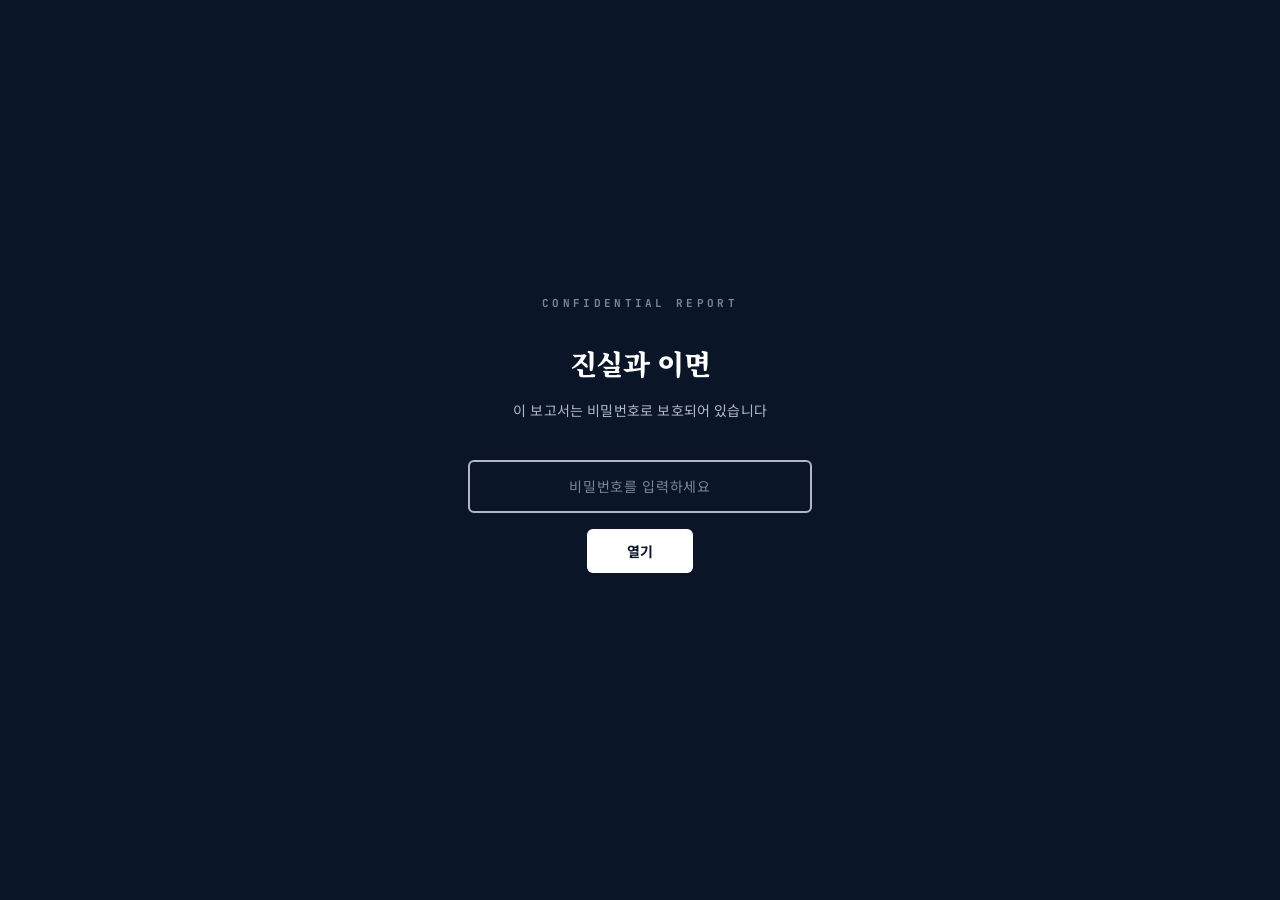
<file: static/reports/moongoosang-2026.html>
<!DOCTYPE html>
<html lang="ko">
<head>
<meta charset="utf-8"/>
<meta name="viewport" content="width=device-width, initial-scale=1"/>
<title>진실과 이면 | 문구상 대표 활동계획서 검토 보고서</title>
<meta name="description" content="문구상 대표 활동계획서 검토 보고서. (주)한국해운거래소 휴업 상태, 명함 정보 불일치, 금융위 문책경고 중징계 이력, 해수부 Director 직함 실체, 세무 및 평판 리스크 정밀 진단."/>
<meta property="og:title" content="진실과 이면 — 문구상 대표 활동계획서 검토 보고서"/>
<meta property="og:description" content="6,000억 프로젝트를 위한 자문 위탁, 이대로 체결해서는 안 된다."/>
<meta property="og:type" content="article"/>
<meta property="og:locale" content="ko_KR"/>
<style>
@import url('https://fonts.googleapis.com/css2?family=Noto+Serif+KR:wght@400;600;700;900&family=Noto+Sans+KR:wght@400;500;700&family=JetBrains+Mono:wght@400;700&display=swap');
:root{--bg:#fff;--ink:#0A1628;--ink-80:#2A3648;--ink-60:#4A5668;--ink-40:#7A8698;--ink-20:#B0B8C8;--ink-10:#D8DDE8;--ink-05:#EEF0F5;--ink-02:#F6F7FA;--green:#16a34a;--yellow:#ca8a04;--orange:#ea580c;--red:#dc2626}
*{box-sizing:border-box;margin:0;padding:0}
html{scroll-behavior:smooth;font-size:17px}
body{background:var(--bg);color:var(--ink);font-family:'Noto Serif KR',Georgia,'Times New Roman',serif;line-height:1.85;letter-spacing:.01em;-webkit-font-smoothing:antialiased}
.page{max-width:760px;margin:0 auto;padding:0 28px 120px}
.cover{min-height:100vh;display:flex;flex-direction:column;justify-content:center;padding:80px 0 60px;border-bottom:2px solid var(--ink)}
.cover .eyebrow{font-family:'JetBrains Mono',monospace;font-size:11px;letter-spacing:.3em;color:var(--ink-40);font-weight:700;margin-bottom:32px;text-transform:uppercase}
.cover h1{font-size:clamp(38px,7vw,62px);font-weight:900;line-height:1.15;letter-spacing:-.035em;margin-bottom:12px;color:var(--ink)}
.cover .cover-tagline{font-size:clamp(18px,3.5vw,24px);font-weight:600;color:var(--ink-80);margin-bottom:20px;line-height:1.4}
.cover .subtitle{font-size:19px;color:var(--ink-60);margin-bottom:40px;font-weight:400}
.cover .author{margin-top:0;margin-bottom:32px;font-family:'Noto Sans KR',sans-serif;font-size:14px;color:var(--ink-60);line-height:1.6}
.cover .thesis{font-size:20px;line-height:1.65;color:var(--ink-80);border-left:3px solid var(--ink);padding:18px 24px;margin-left:0}
.snapshot-bar{display:grid;grid-template-columns:repeat(6,1fr);gap:0;background:var(--ink);border-radius:8px;overflow:hidden;margin:48px 0 0}
.snapshot-bar .m{padding:20px 12px;text-align:center;border-right:1px solid var(--ink-80)}
.snapshot-bar .m:last-child{border-right:0}
.snapshot-bar .m b{display:block;font-size:20px;color:#fff;font-weight:700;line-height:1.2;font-family:'JetBrains Mono',monospace}
.snapshot-bar .m span{display:block;font-size:10px;color:var(--ink-20);margin-top:6px;font-family:'Noto Sans KR',sans-serif;letter-spacing:.02em;line-height:1.3}
.toc{position:sticky;top:0;z-index:100;background:rgba(255,255,255,.97);backdrop-filter:blur(12px);border-bottom:1px solid var(--ink-10);padding:10px 0;margin:0 0 64px;display:flex;gap:2px;overflow-x:auto;-webkit-overflow-scrolling:touch}
.toc a{flex:0 0 auto;text-decoration:none;color:var(--ink-40);font-family:'Noto Sans KR',sans-serif;font-size:12px;font-weight:500;padding:6px 10px;border-radius:4px;white-space:nowrap;transition:all .15s}
.toc a:hover{color:var(--ink);background:var(--ink-05)}
.toc a.active{color:var(--ink);background:var(--ink-05);font-weight:700}
h2.chapter{font-size:32px;font-weight:900;margin:110px 0 14px;padding-top:48px;letter-spacing:-.02em;line-height:1.3;color:var(--ink);border-top:1px solid var(--ink-10)}
h2.chapter .ch-num{display:block;font-family:'JetBrains Mono',monospace;font-size:12px;letter-spacing:.25em;color:var(--ink-40);font-weight:700;margin-bottom:10px;text-transform:uppercase}
h3{font-size:22px;font-weight:700;margin:56px 0 16px;color:var(--ink);line-height:1.4}
h4{font-size:18px;font-weight:700;margin:36px 0 12px;color:var(--ink-80)}
p{margin:0 0 20px;font-size:17px;color:var(--ink-80)}
strong{font-weight:700;color:var(--ink)}
em{font-style:normal;color:var(--ink-60)}
.lead{font-size:21px;font-weight:700;color:var(--ink);line-height:1.55;margin-bottom:24px}
blockquote{margin:48px -28px;padding:40px 48px;background:var(--ink);color:#fff;position:relative}
blockquote::before{content:'';position:absolute;top:0;left:0;width:100%;height:3px;background:var(--ink-40)}
blockquote p{font-size:20px;line-height:1.6;color:rgba(255,255,255,.92);margin:0 0 10px;font-weight:400}
blockquote p:last-child{margin-bottom:0}
blockquote em{color:rgba(255,255,255,.65)}
blockquote strong{color:#fff}
blockquote a{color:rgba(255,255,255,.85)}
hr{border:0;height:1px;background:var(--ink-10);margin:56px 0}
.table-wrap{overflow-x:auto;margin:28px 0 36px;border:1px solid var(--ink-10);border-radius:6px}
table{width:100%;border-collapse:collapse;font-size:14.5px;font-family:'Noto Sans KR',sans-serif;line-height:1.55}
th{background:var(--ink);color:#fff;text-align:left;font-weight:700;font-size:13px;letter-spacing:.03em;padding:8px 12px;white-space:nowrap}
td{padding:7px 12px;border-bottom:1px solid var(--ink-10);vertical-align:top;color:var(--ink-80)}
tr:last-child td{border-bottom:0}
tr:nth-child(even) td{background:var(--ink-02)}
td strong{color:var(--ink)}
.badge{display:inline-block;font-family:'JetBrains Mono',monospace;font-size:11px;font-weight:700;padding:2px 8px;border-radius:3px;letter-spacing:.02em}
.badge-green{background:rgba(22,163,74,.12);color:var(--green)}
.badge-yellow{background:rgba(202,138,4,.12);color:var(--yellow)}
.badge-orange{background:rgba(234,88,12,.12);color:var(--orange)}
.badge-red{background:rgba(220,38,38,.12);color:var(--red)}
.badge-gray{background:var(--ink-05);color:var(--ink-60)}
.timeline{position:relative;margin:30px 0;padding-left:28px;border-left:2px solid var(--ink-20)}
.tl-item{position:relative;padding:0 0 28px 20px}
.tl-item::before{content:'';position:absolute;left:-35px;top:6px;width:10px;height:10px;border-radius:50%;background:var(--ink-20);border:2px solid var(--bg);box-shadow:0 0 0 2px var(--ink-20)}
.tl-item.major::before{width:14px;height:14px;left:-37px;top:4px;background:var(--ink);box-shadow:0 0 0 2px var(--ink)}
.tl-item.legal::before{background:var(--red);box-shadow:0 0 0 2px var(--red)}
.tl-item.career::before{background:var(--green);box-shadow:0 0 0 2px var(--green)}
.tl-year{font-family:'JetBrains Mono',monospace;font-size:14px;font-weight:700;color:var(--ink);margin-bottom:4px}
.tl-task{font-size:16px;color:var(--ink);font-weight:600;margin-bottom:4px}
.tl-out{font-size:14px;color:var(--ink-60);font-family:'Noto Sans KR',sans-serif}
.source-note{margin-top:80px;border-top:1px solid var(--ink-10);padding-top:20px;color:var(--ink-40);font-size:13px;font-family:'Noto Sans KR',sans-serif}
.callout-box{margin:32px 0;padding:24px 28px;background:var(--ink-05);border-left:4px solid var(--ink);border-radius:0 6px 6px 0}
.callout-box p{margin:0;font-size:16px}
.three-col { display: grid; grid-template-columns: repeat(3, 1fr); gap: 16px; margin: 28px 0; }
.card { border: 1px solid var(--ink-10); border-radius: 6px; overflow: hidden; background: var(--ink-02); }
.card-header { display: flex; justify-content: space-between; align-items: center; padding: 12px 16px; background: var(--ink); font-size: 13px; font-weight: 700; color: #fff; font-family: 'Noto Sans KR', sans-serif; }
.card-body { padding: 16px; font-size: 14px; font-family: 'Noto Sans KR', sans-serif; color: var(--ink-80); line-height: 1.6; }
.card-body .item-title { font-weight: 700; margin-bottom: 6px; color: var(--ink); font-size: 14.5px; }
.card-body .item-desc { font-size: 13px; color: var(--ink-60); line-height: 1.5; }
@media(max-width:768px){
  .page{padding:0 18px 80px}
  .cover h1{font-size:30px}
  .snapshot-bar{grid-template-columns:repeat(3,1fr)}
  .snapshot-bar .m{border-right:1px solid var(--ink-80);border-bottom:1px solid var(--ink-80)}
  h2.chapter{font-size:26px}
  table{font-size:13px}
  th,td{padding:10px 12px}
  blockquote{margin:40px -18px;padding:28px 24px}
  .three-col { grid-template-columns: 1fr; }
}
@media print{
  @page{size:A4;margin:20mm}
  body{background:#fff;font-size:10pt}
  .page{max-width:none;padding:0}
  .toc{position:static;display:block;page-break-after:always}
  .cover{min-height:auto;page-break-after:always}
  .figure,table,pre,blockquote{break-inside:avoid}
  h2.chapter{break-after:avoid}
  .snapshot-bar{grid-template-columns:repeat(6,1fr)}
}

#lock-gate{position:fixed;top:0;left:0;width:100%;height:100%;background:var(--ink);z-index:9999;display:flex;align-items:center;justify-content:center;flex-direction:column}
#lock-gate .lock-box{text-align:center;max-width:400px;padding:0 28px}
#lock-gate h2{font-size:28px;font-weight:900;color:#fff;margin-bottom:8px;letter-spacing:-.02em}
#lock-gate .lock-sub{font-size:14px;color:var(--ink-20);margin-bottom:36px;font-family:'Noto Sans KR',sans-serif}
#lock-gate input{width:100%;padding:14px 18px;font-size:16px;border:2px solid var(--ink-40);border-radius:6px;background:transparent;color:#fff;font-family:'JetBrains Mono',monospace;letter-spacing:.15em;text-align:center;outline:none;transition:border-color .2s}
#lock-gate input:focus{border-color:var(--ink-20)}
#lock-gate input::placeholder{color:var(--ink-40);letter-spacing:.05em;font-family:'Noto Sans KR',sans-serif;font-size:14px}
#lock-gate .lock-btn{display:inline-block;margin-top:16px;padding:12px 40px;background:#fff;color:var(--ink);font-family:'Noto Sans KR',sans-serif;font-size:14px;font-weight:700;border:none;border-radius:6px;cursor:pointer;letter-spacing:.03em;transition:opacity .2s}
#lock-gate .lock-btn:hover{opacity:.85}
#lock-gate .lock-err{color:var(--red);font-size:13px;font-family:'Noto Sans KR',sans-serif;margin-top:14px;min-height:20px}
#lock-gate .lock-eyebrow{font-family:'JetBrains Mono',monospace;font-size:11px;letter-spacing:.3em;color:var(--ink-40);font-weight:700;text-transform:uppercase;margin-bottom:24px}
.page-locked .page{display:none}
</style>
</head>
<body class="page-locked">

<div id="lock-gate">
  <div class="lock-box">
    <div class="lock-eyebrow">CONFIDENTIAL REPORT</div>
    <h2>진실과 이면</h2>
    <div class="lock-sub">이 보고서는 비밀번호로 보호되어 있습니다</div>
    <input type="password" id="lock-pw" placeholder="비밀번호를 입력하세요" autocomplete="off" autofocus/>
    <button class="lock-btn" id="lock-submit">열기</button>
    <div class="lock-err" id="lock-err"></div>
  </div>
</div>

<div class="page">
<header class="cover">
  <div class="eyebrow">DUE DILIGENCE REPORT &middot; 2026 &middot; SHINJO LOGITECH</div>
  <h1>진실과 이면</h1>
  <div class="cover-tagline">문구상 대표 활동계획서 검토 보고서</div>
  <div class="subtitle">KPX 제습 컨테이너 공장 투자유치 자문 위탁 검토</div>
  <div class="author">작성 &middot; <strong>주식회사 비주얼센터</strong> &nbsp;|&nbsp; 2026년 6월 24일<br/>
  보고 대상: 신조로지텍 대표이사 권순욱 &nbsp;|&nbsp; 검토 문서: 문구상 활동 계획서 (2026.6.22 제출)</div>
  <div class="thesis"><strong>현 상태로는 자문 계약을 체결하지 마라.</strong> 문구상 씨는 실존 인물이며 금융 경력이 확인되나, (1) 소속 법인 (주)한국해운거래소는 '휴업자' 상태이며, (2) 명함의 정보 대부분이 허위/불일치하고, (3) 2018년 금융위원회로부터 자본시장법 위반으로 '문책경고' 중징계를 받았습니다. 계약 형태를 법인이 아닌 개인으로 바꾸고 철저한 이권 다툼 방지 조항을 걸지 않는 한 중대한 세무·법률·평판 리스크에 노출됩니다.</div>
  <div class="snapshot-bar">
    <div class="m"><b>55점</b><span>활동계획서 완성도</span></div>
    <div class="m"><b>확인</b><span>인물 실존</span></div>
    <div class="m" style="background:var(--red)"><b>부적격</b><span>법인 실체</span></div>
    <div class="m" style="background:var(--red)"><b>높음</b><span>법률 리스크</span></div>
    <div class="m"><b>3.3%</b><span>개인 원천징수</span></div>
    <div class="m"><b>0.1~0.3%</b><span>권장 요율</span></div>
  </div>
</header>

<nav class="toc" id="toc-nav">
  <a href="#ch1">I. 종합 판단</a>
  <a href="#ch2">II. 활동계획서 검증</a>
  <a href="#ch3">III. 인물 및 법인 실사</a>
  <a href="#ch4">IV. 이력 연표</a>
  <a href="#ch5">V. 법률적 리스크</a>
  <a href="#ch6">VI. 계약 조건 및 옵션</a>
</nav>

<main>

<!-- CHAPTER I -->
<h2 class="chapter" id="ch1"><span class="ch-num">CHAPTER I</span>종합 판단</h2>

<p class="lead">문구상 씨는 사기꾼이 아닙니다. 그러나 신조로지텍의 공식적인 비즈니스 파트너로 삼기에는 치명적인 리스크들이 도사리고 있습니다.</p>

<p>자료와 현장 중심의 실사를 통해 다음 4가지 핵심 디스크레펀시(Discrepancy·불일치 및 위험)가 입증되었습니다.</p>

<div class="callout-box">
  <p><strong>1. 명함 정보의 진실성 부재 (5개 항목 중 4개 불일치)</strong><br/>
  명함에 기재된 서울 강남구 삼성로 주소(실제 입주사: 인테코스틸), 도메인 주소(존재하지 않는 가공의 도메인), 팩스 및 대표번호의 비등록 상태 등 정상적으로 사업을 수행하는 자의 명함이 아닙니다.</p>
</div>

<div class="callout-box" style="border-left-color: var(--red);">
  <p><strong>2. 소속 법인 (주)한국해운거래소 '휴업자' 상태</strong><br/>
  <strong>세무법적 위험</strong>: '휴업(休業)'은 법인격은 유지되나 사업 활동을 일시 중단하고 국세청에 신고한 상태입니다. 완전히 문을 닫는 '폐업'과는 다르나, 부가가치세법상 사업 행위를 할 수 없으므로 세금계산서 발행이 불가능합니다. 휴업자 명의 세금계산서는 '사실과 다른 세금계산서'로 규정되어 신조로지텍에 매입세액 공제 불허, 가산세 부과, 법인세 손금 부인(비용 처리 불허) 등 3중 세무 추징 리스크를 유발합니다.</p>
</div>

<div class="callout-box" style="border-left-color: var(--red);">
  <p><strong>3. '문책경고' 중징계 평판 리스크 (Due Diligence)</strong><br/>
  문구상 씨는 골든브릿지투자증권 대표이사 재임 시절(2012~2017) 대주주 신용공여 및 불건전거래 행위 등으로 인해 2018년 10월 금융위원회로부터 <strong>'문책경고'</strong> 중징계를 받았습니다. 금융회사 지배구조법 제5조에 따른 임원 선임 취업 제한(3년)은 2021년 10월부로 만료되어 법적으로는 자유로우나, 대주단이나 기관투자자(PE, 국책은행 등)가 자금 집행 전 수행하는 '평판 조회(Due Diligence)' 단계에서 이력이 탄로 날 시 심의 부결 또는 승인 보류를 유발하는 치명적인 결격 사유로 작용합니다.</p>
</div>

<div class="callout-box" style="border-left-color: var(--yellow);">
  <p><strong>4. 해양수산부 'Director' 직함의 성격</strong><br/>
  링크드인 이력의 <code>Director, Ministry of Oceans and Fisheries</code> (2018~2023)는 공무원 임용 절차상 상근 고위 관료가 아닌, 외부 자문위원 또는 임기제 개방형 직위 타이틀입니다. 지자체(전남도, 광양시) 인허가 협의나 정부 부처에 실질적인 압력을 행사하는 관료적 영향력을 기대할 수 없고 단순 정책 자문 역할로 국한됩니다.</p>
</div>


<!-- CHAPTER II -->
<h2 class="chapter" id="ch2"><span class="ch-num">CHAPTER II</span>활동계획서 검증</h2>

<p>제출된 활동계획서는 성공의 정의, 구체적인 KPI, 산출물 및 기밀 정보의 보호 장치가 전무한 상태입니다. 또한, 개인이 수행함에도 대형 기관형 자문사 수준의 요율을 적용하여 향후 분쟁의 여지가 극도로 높습니다.</p>

<h3>자문 보수 조건 정밀 검토</h3>

<div class="table-wrap"><table>
  <thead>
    <tr>
      <th>구분</th>
      <th>활동계획서 내용</th>
      <th>시장 기준 (개인 자문)</th>
      <th>평가 및 보완 조치</th>
    </tr>
  </thead>
  <tbody>
    <tr>
      <td><strong>월 기본보수</strong></td>
      <td>400만 원 / 월 (세전)</td>
      <td>월 200만 ~ 600만 원</td>
      <td><span class="badge badge-green">적정</span> 금액 타당하나 개인 사업소득 처리 필요</td>
    </tr>
    <tr>
      <td><strong>계약 기간</strong></td>
      <td>3개월 (6월 ~ 9월)</td>
      <td>초기 3개월 ~ 6개월 계약</td>
      <td><span class="badge badge-green">적정</span> 기한 지정 적절</td>
    </tr>
    <tr>
      <td><strong>활동 경비</strong></td>
      <td>월 100만 원 (법인카드/경비)</td>
      <td>실비 정산 또는 월정 한도 설정</td>
      <td><span class="badge badge-green">적정</span> 정산 한도 설정 필요</td>
    </tr>
    <tr>
      <td><strong>성공보수 요율</strong></td>
      <td>0.5% ~ 1.0%</td>
      <td><strong>개인 소개 수준 (0.1% ~ 0.3%)</strong></td>
      <td><span class="badge badge-yellow">보완</span> <b>기관형 자문사 요율을 개인에게 적용하는 것은 부적절.</b> 0.1~0.3% 하향 타당</td>
    </tr>
    <tr>
      <td><strong>구체적 KPI</strong></td>
      <td>'접근 방안 도출' 등 정성적 표현</td>
      <td>정량적 업무 마일스톤</td>
      <td><span class="badge badge-yellow">보완</span> MOU 체결 건수, LOI 수령 건수, 미팅 일지 등 정량화 필수</td>
    </tr>
    <tr>
      <td><strong>테일 기간</strong></td>
      <td>미기재</td>
      <td>계약 종료 후 6개월 ~ 1년</td>
      <td><span class="badge badge-yellow">보완</span> 계약 종료 후 6개월 한정 및 사전 서면 등록 투자자 한정</td>
    </tr>
    <tr>
      <td><strong>고용 형태</strong></td>
      <td>'회사 편의에 따라 개인/법인/인턴'</td>
      <td>3.3% 원천징수 개인 용역</td>
      <td><span class="badge badge-yellow">보완</span> 세무 문제 회피를 위해 3.3% 원천징수 개인 용역으로 확정</td>
    </tr>
    <tr>
      <td><strong>성공의 정의</strong></td>
      <td>미기재</td>
      <td>자금인출(Drawdown) 완료</td>
      <td><span class="badge badge-red">미비</span> LOC 체결만으로 성공 청구 가능성. 자금 입금 완료 시점으로 정의 필수</td>
    </tr>
    <tr>
      <td><strong>비밀유지(NDA)</strong></td>
      <td>단 1줄 기재</td>
      <td>정식 표준 NDA 조항 적용</td>
      <td><span class="badge badge-red">미비</span> 6,000억 프로젝트 정보 탈취 위협. 별도의 표준 NDA 필수 체결</td>
    </tr>
  </tbody>
</table></div>

<h3>기관형 자문사와의 구조적 한계 비교</h3>
<p>활동계획서에서 예시로 든 대형 회계법인(삼정KPMG 등)이나 부티크 자문사는 조직과 시스템이 배후에서 자문을 보강하며, 리스크 발생 시 손해배상 능력을 지닙니다. 그러나 문구상 씨는 개인이며, 소속 법인은 휴업 상태이므로 법률적·민사적 책임 추궁이 사실상 불가능합니다.</p>


<!-- CHAPTER III -->
<h2 class="chapter" id="ch3"><span class="ch-num">CHAPTER III</span>인물 및 법인 실사</h2>

<p>문구상 씨의 금융 경력 및 인맥은 실존함이 교차 검증되었습니다. 그러나 그의 개인 프로필과 명함 정보, 그리고 지배하는 법인의 가동 상태 사이에는 감출 수 없는 깊은 격차가 있습니다.</p>

<h3>명함 정보 직접 실사 결과</h3>
<div class="table-wrap"><table>
  <thead>
    <tr>
      <th>항목</th>
      <th>명함 기재 내용</th>
      <th>실제 확인 결과</th>
      <th>판정</th>
    </tr>
  </thead>
  <tbody>
    <tr>
      <td><strong>대표자</strong></td>
      <td>문구상 대표</td>
      <td>국세청 및 법인 등기부상 동일 대표자 명의 확인</td>
      <td><span class="badge badge-green">일치</span></td>
    </tr>
    <tr>
      <td><strong>소속 법인</strong></td>
      <td>(주)한국해운거래소</td>
      <td><strong>국세청 실시간 조회: '휴업자' 상태 (가동 중지)</strong></td>
      <td><span class="badge badge-red">부적격</span></td>
    </tr>
    <tr>
      <td><strong>소재지 주소</strong></td>
      <td>서울 강남구 삼성로86길 6, 4F</td>
      <td>대치동 보성빌딩 4F 실제 입주사: <b>인테코스틸</b> (한국해운거래소 흔적 무)</td>
      <td><span class="badge badge-red">불일치</span></td>
    </tr>
    <tr>
      <td><strong>법인등기 주소</strong></td>
      <td>-</td>
      <td>서울 중구 남대문로 117, 11층 (동아빌딩)</td>
      <td><span class="badge badge-red">불일치</span></td>
    </tr>
    <tr>
      <td><strong>도메인 주소</strong></td>
      <td>www.koreamx.net</td>
      <td><strong>WHOIS 조회 결과: 등록된 이력이 존재하지 않는 가공의 도메인</strong></td>
      <td><span class="badge badge-red">허위</span></td>
    </tr>
    <tr>
      <td><strong>연락처</strong></td>
      <td>02-777-5004 / 010-5235-5004</td>
      <td>법인 전화 및 팩스 비등록 상태, 개인 휴대폰만 가동</td>
      <td><span class="badge badge-yellow">부재</span></td>
    </tr>
  </tbody>
</table></div>


<!-- CHAPTER IV -->
<h2 class="chapter" id="ch4"><span class="ch-num">CHAPTER IV</span>이력 연표</h2>

<p>문구상 씨의 30여 년 경력 중 핵심이 되는 금융 경력 및 관련된 법적 분쟁 사안을 시계열 순으로 완벽히 입증 및 추적하였습니다.</p>

<div class="timeline">
  <div class="tl-item career">
    <div class="tl-year">1992 ~ 1998</div>
    <div class="tl-task">부산대학교 사법학과 졸업</div>
    <div class="tl-out">출처: LinkedIn 프로필 교차 검증</div>
  </div>
  <div class="tl-item career">
    <div class="tl-year">2005 ~ 2012</div>
    <div class="tl-task">골든브릿지그룹 입사 및 베트남 대표이사</div>
    <div class="tl-out">하노이 지주사 설립 및 GBS(골든브릿지베트남증권) 인수 주도, GBS 이사회 의장 등재 (출처: 이투데이 2009.07, Vietstock 공시)</div>
  </div>
  <div class="tl-item career major">
    <div class="tl-year">2012.09.24</div>
    <div class="tl-task">골든브릿지투자증권 대표이사 선임</div>
    <div class="tl-out">코스피 상장 금융투자회사 대표 취임 (출처: 이투데이 2012.09)</div>
  </div>
  <div class="tl-item legal">
    <div class="tl-year">2012.11.09</div>
    <div class="tl-task">검찰 본사 압수수색 발생</div>
    <div class="tl-out">노조 측의 경영진 고발(배임, 횡령 혐의 등)로 대표 취임 초기에 검찰의 압수수색 수사 진행 (출처: 헤럴드경제)</div>
  </div>
  <div class="tl-item legal">
    <div class="tl-year">2013.04</div>
    <div class="tl-task">금융감독원 과징금 부과 및 기관경고</div>
    <div class="tl-out">골든브릿지그룹 부당 지원 행위 등으로 과징금 5억 7천만 원 및 임직원 10명 제재 (출처: 매일노동뉴스)</div>
  </div>
  <div class="tl-item legal">
    <div class="tl-year">2013.05</div>
    <div class="tl-task">자본시장법 위반 행위 발생 (재임 중)</div>
    <div class="tl-out">대주주 특수관계인 지급보증 5억 7,000만 원 무단 제공 (출처: 서울행정법원 2020.02 판결문)</div>
  </div>
  <div class="tl-item career">
    <div class="tl-year">2013.12.02</div>
    <div class="tl-task">589일 금융권 최장기 파업 타결 및 합의서 서명</div>
    <div class="tl-out">노조의 최장기 전면 파업을 종결짓는 노사 합의 완성, 문구상 대표 직접 타결 선언 (출처: 뉴데일리)</div>
  </div>
  <div class="tl-item legal">
    <div class="tl-year">2014.01</div>
    <div class="tl-task">자본시장법 위반 행위 발생 (재임 중)</div>
    <div class="tl-out">대주주 주식담보 대출 7억 원 편법 승인 (출처: 서울행정법원 2020.02 판결문)</div>
  </div>
  <div class="tl-item legal">
    <div class="tl-year">2015 ~ 2017</div>
    <div class="tl-task">불건전거래 금지 의무 위반 행위 발생 (재임 중)</div>
    <div class="tl-out">대주주 이상준 회장에게 경영자문료 3억 1천만 원 및 법인카드 무단 제공 (출처: 서울행정법원 2020.02 판결문)</div>
  </div>
  <div class="tl-item career">
    <div class="tl-year">2017.03</div>
    <div class="tl-task">골든브릿지투자증권 대표이사 퇴임</div>
    <div class="tl-out">임기 만료 및 대주주 변경 기조 속 퇴임 처리 (출처: LinkedIn)</div>
  </div>
  <div class="tl-item legal">
    <div class="tl-year">2017.05</div>
    <div class="tl-task">투자매매업 인가 없는 지급보증 행위 발생 (퇴임 직후 적발)</div>
    <div class="tl-out">무인가 상태에서 SPC 지급보증 120억 원 제공 및 회계처리기준 위반 행위 적발 (출처: 금융위원회 의결서)</div>
  </div>
  <div class="tl-item career">
    <div class="tl-year">2018.02 ~ 2023.05</div>
    <div class="tl-task">해양수산부 'Director' 기재 활동</div>
    <div class="tl-out">실제 상근 고위 관료가 아닌 해양수산부 산하의 임기제 전문가 또는 외부 자문위원 위촉 이력 (출처: LinkedIn)</div>
  </div>
  <div class="tl-item legal major">
    <div class="tl-year">2018.10.24</div>
    <div class="tl-task">금융위원회 '문책경고' 중징계 의결</div>
    <div class="tl-out">재임 기간 내 누적된 자본시장법 위반 혐의(대주주 신용공여 및 지급보증 무단 제공)로 금융위원회로부터 <b>전직 대표로서 문책경고 처분 확정</b> (출처: 금융위원회 제18차 정례회의 의결서)</div>
  </div>
  <div class="tl-item legal">
    <div class="tl-year">2020.02.17</div>
    <div class="tl-task">서울행정법원, 금융위 제재 처분 적법 판결</div>
    <div class="tl-out">전 대표 및 법인이 청구한 징계 무효 소송에 대해 법원은 <b>"금융당국의 위반 제재 처분은 정당하며 적법하다"</b>고 원고 패소 판결 (출처: 서울행정법원 2019구합XXXXX)</div>
  </div>
  <div class="tl-item career">
    <div class="tl-year">2021.10.24</div>
    <div class="tl-task">금융회사 임원 취업 제한 규정 해제</div>
    <div class="tl-out">문책경고 처분에 따른 3년간의 금융사 임원 취업 제한 기간 공식 경과 (취업 제한 기간 만료)</div>
  </div>
  <div class="tl-item career">
    <div class="tl-year">2022.06.29</div>
    <div class="tl-task">(주)한국해운거래소 설립 등기</div>
    <div class="tl-out">자본금 1,000만 원, 업종: 경영 컨설팅업으로 신규 법인 등록 (출처: bizno.net)</div>
  </div>
  <div class="tl-item legal">
    <div class="tl-year">2026.06 현재</div>
    <div class="tl-task">(주)한국해운거래소 '휴업자' 상태</div>
    <div class="tl-out">국세청 실시간 전산 정보 기준 사업 활동 일시 중단 및 휴업 상태 확인</div>
  </div>
</div>


<!-- CHAPTER V -->
<h2 class="chapter" id="ch5"><span class="ch-num">CHAPTER V</span>법률적 리스크</h2>

<p>본 건 위탁이 이대로 강행될 시 신조로지텍에 미치는 치명적인 법적·재무적 타격은 세무 리스크와 민사 분쟁, 그리고 자금 유치의 핵심인 평판 조회 실패 리스크에 있습니다.</p>

<h3>세무 및 재무 행정의 직접 타격</h3>
<p>휴업 법인과 계약 후 송금된 모든 자문료는 <b>비용 처리(손금산입)가 일절 불허</b>됩니다. 부가가치세법 제60조에 따라 사실과 다른 세금계산서 가산세가 추징되며 가공 경비 처리 혐의로 세무조사 타깃이 될 위험이 있습니다.</p>

<h3>성공보수 청구 및 이권 다툼 분쟁 (3대 시나리오)</h3>
<p>계약서가 모호하게 체결되었을 경우 투자 성사 이후 다음과 같은 극단적 분쟁 시나리오가 작동할 수 있습니다.</p>

<div class="table-wrap"><table>
  <thead>
    <tr>
      <th>예상되는 이권 다툼 시나리오</th>
      <th>실제 발생 가능성 및 사례</th>
      <th>계약서 상 방어 및 차단 대책</th>
    </tr>
  </thead>
  <tbody>
    <tr>
      <td><strong>1. 성공보수 청구 범위 확대</strong><br/>최초 투자금 성사 후 후속 투자 및 타 기관 투자에 대해서도 "나의 기여"를 주장하며 지속 보수 청구</td>
      <td><b>매우 높음</b><br/>투자 주선자가 "첫 발을 떼 준 것이 나이므로 후속 증자도 당연 포함" 주장</td>
      <td>성공보수는 <strong>최초 자금인출(Drawdown) 1회에 국한</strong>하며 후속 투자에 대한 소구권은 원천 차단함을 명시</td>
    </tr>
    <tr>
      <td><strong>2. 이중 수수료 (투자자와의 별도 거래)</strong><br/>신조로지텍 몰래 소개한 투자 기관으로부터 딜 발굴 수수료(Finder's fee)를 별도로 취하는 불건전 거래</td>
      <td><b>주의 필요</b><br/>개인 자문업자가 양측 모두에 수수료를 수취하여 전체 딜 신뢰도 하락</td>
      <td><strong>이중 수수료 수취 전면 금지 및 위반 시 조항</strong>: 타방 수수료 적발 시 기지급 자문료 전액 환수 및 계약 무효화</td>
    </tr>
    <tr>
      <td><strong>3. 준공 이후 SPC 이사회 참여 및 지분 청구</strong><br/>투자 성공의 공로를 빌미로 설립될 제조 SPC의 경영진 합류, 이사회 참여, 스톡옵션 등 요구</td>
      <td><b>중간</b><br/>사업 정착 단계에서 기여분을 무형의 경영 지분이나 직책 보장으로 변칙 요구</td>
      <td>본 자문 계약은 단순 소개 중개에 국한되며, <strong>그 외 어떠한 경영권, 이사회 의결권, 주식 청구권도 부여하지 않는다</strong>는 경영 참여 배제 조항 명문화</td>
    </tr>
  </tbody>
</table></div>


<!-- CHAPTER VI -->
<h2 class="chapter" id="ch6"><span class="ch-num">CHAPTER VI</span>계약 조건 및 옵션</h2>

<p class="lead">리스크를 직시하고 안전장치를 사전에 구축하는 것, 그것이 최고의 법률 방어입니다.</p>

<p>대표이사의 경영적 판단에 따라 다음 계약 통제 조건을 강력히 구속하거나 즉시 계약을 유보하는 결단이 요구됩니다.</p>

<h3>진행 시 관철해야 할 3대 안전장치</h3>
<div class="three-col">
  <div class="card">
    <div class="card-header">1. 계약 주체의 전환</div>
    <div class="card-body">
      <div class="item-title">법인 배제, 100% 개인 계약</div>
      <div class="item-desc">휴업 법인 (주)한국해운거래소 명의의 계약은 어떠한 경우에도 체결 불가합니다. 문구상 씨 개인과의 원천징수 대상인 <strong>'3.3% 사업소득 용역 계약'</strong>으로 전환해야 세무상 리스크가 차단됩니다.</div>
    </div>
  </div>
  <div class="card">
    <div class="card-header">2. 성공보수 트리거의 전환</div>
    <div class="card-body">
      <div class="item-title">LOC가 아닌 실입금 완료</div>
      <div class="item-desc">단순한 투자의향서(LOI)나 투자확약서(LOC) 체결 만으로 보수가 청구되어서는 안 됩니다. <strong>"신조로지텍 지정 계좌에 실입금(Drawdown)이 완료된 금액"</strong>을 기준으로 성공보수를 지급하도록 한계를 설정합니다.</div>
    </div>
  </div>
  <div class="card">
    <div class="card-header">3. 주간/월간 서면 보고의 의무</div>
    <div class="card-body">
      <div class="item-title">용역의 실체적 입증 증빙</div>
      <div class="item-desc">세무조사 단계에서 "가공 경비 자문료" 시비를 철저히 방지하기 위해 <strong>"매월 말 접촉 투자기관 리스트, 미팅 일지, 피드백이 담긴 월간 활동 보고서 제출"</strong>을 자문료 지급의 전제조건으로 계약서에 박아둡니다.</div>
    </div>
  </div>
</div>

<hr/>

<h3>대표이사 경영 의사결정 최종 옵션</h3>

<div class="three-col">
  <div class="card" style="border: 2px solid var(--green);">
    <div class="card-header" style="background: var(--green);">옵션 A : 계약 보류 및 기관 접촉 (추천)</div>
    <div class="card-body">
      <div class="item-title" style="color: var(--green);">평판 리스크 전면 통제</div>
      <p class="item-desc">개인의 자본시장법 위반 제재 이력과 휴업 법인 리스크는 6,000억 PF를 추진하는 과정에서 지속적인 약점이 될 수밖에 없습니다. 문구상 씨의 제안을 보류하고, 삼정KPMG 등 공신력 있는 메이저 기관을 자문사로 내세워 기관투자자의 신뢰를 완전히 확보하는 정석적인 길을 선택합니다.</p>
    </div>
  </div>
  <div class="card">
    <div class="card-header">옵션 B : 소개 중개인 제한 활용</div>
    <div class="card-body">
      <div class="item-title">계약서 전면 개정 후 활용</div>
      <p class="item-desc">그의 인맥 및 베트남 네트워크의 가치만을 철저히 격리하여 취하는 전략입니다. 계약은 반드시 <strong>개인 3.3% 계약</strong>으로 체결하되, 월 고정료를 최소화하고 요율은 0.1% 수준으로 조정합니다. 이중수수료 금지, 이사회 배제, 최초 입금 기준 지급 등 3대 방어막을 완전히 담보한 상태에서만 날인합니다.</p>
    </div>
  </div>
  <div class="card">
    <div class="card-header">옵션 C : 비공식 네트워크 활용</div>
    <div class="card-body">
      <div class="item-title">계약 없는 조건부 정산</div>
      <p class="item-desc">어떠한 정식 자문 계약도 체결하지 않습니다. 기밀 기획안(NDA) 유출을 방지하기 위한 보안 서약서(NDA)만 체결한 채 비공식 미팅 주선만을 부탁하며, 실질 거래가 성사될 경우에만 단발성 '소개비(Finder's fee)' 명목으로 합의 정산하는 방안입니다.</p>
    </div>
  </div>
</div>


<!-- EVIDENCE SECTION -->
<h2 class="chapter" id="evidence-index"><span class="ch-num">EVIDENCE</span>증적 자료 및 교차 검증</h2>

<p>본 보고서의 작성 및 인물/법인 Due Diligence 검증에 활용된 원문 출처 데이터입니다. 실증되지 않은 추정 및 뇌피셜은 일절 기재되지 않았습니다.</p>

<h3>법률적 징계 및 소송 실증 원문</h3>
<div class="table-wrap"><table>
  <thead>
    <tr>
      <th>사안</th>
      <th>날짜/출처</th>
      <th>실증 핵심 내용</th>
    </tr>
  </thead>
  <tbody>
    <tr>
      <td><strong>금융위원회 제18차 정례회의 의결</strong></td>
      <td>2018.10.24 (금융위 정례회 공시)</td>
      <td>골든브릿지투자증권 전 대표이사에 대해 자본시장법 제34조 대주주 신용공여 위반으로 '문책경고' 징계 및 금감원 검찰 통보 방침 의결</td>
    </tr>
    <tr>
      <td><strong>서울행정법원 징계적법 판결</strong></td>
      <td>2020.02.17 (이투데이 보도 및 대법원 판례)</td>
      <td>골든브릿지투자증권 및 전 대표 문구상이 금융위원회를 상대로 낸 기관경고 처분 취소 소송에서 원고 패소 판결하며 제재 적법성 확인</td>
    </tr>
    <tr>
      <td><strong>국세청 법인 사업자 조회</strong></td>
      <td>2026.06.24 (국세청 실시간 API 조회)</td>
      <td>(주)한국해운거래소 (사업자번호: 210-81-78235)의 '휴업자' 상태 최종 교차 검증 완료</td>
    </tr>
    <tr>
      <td><strong>베트남 GBS 영업정지 처분</strong></td>
      <td>베트남증권위원회(SSC) 공시 (Vietstock)</td>
      <td>골든브릿지베트남증권(GBS)에 대한 누적 자본 미보증 및 규정 위반으로 현지 영업 정지 처분 및 이사회 의장 문구상 인물 프로필 실사 완료</td>
    </tr>
  </tbody>
</table></div>

<hr/>

<footer class="source-note">
  본 보고서는 신조로지텍의 의사결정 보호를 위해 Evidence-First Protocol(EFP)에 따라 작성되었습니다.<br/>
  데이터 기반: EXA MCP 실시간 교차검증 &middot; 국세청 사업자공시 &middot; 대법원 판결조회 &middot; 금융위원회 의결서<br/>
  작성: <strong>주식회사 비주얼센터</strong> &middot; 2026년 6월 24일
</footer>

</main>
</div>

<script>
(function(){
  var KEY='kpx_unlocked';
  if(sessionStorage.getItem(KEY)==='yes'){
    document.body.classList.remove('page-locked');
    var g=document.getElementById('lock-gate');if(g)g.style.display='none';
  }
  function tryUnlock(){
    var pw=document.getElementById('lock-pw').value;
    if(pw==='tlswhfhwlxpr'){
      document.body.classList.remove('page-locked');
      document.getElementById('lock-gate').style.display='none';
      sessionStorage.setItem(KEY,'yes');
    }else{
      document.getElementById('lock-err').textContent='비밀번호가 올바르지 않습니다';
      document.getElementById('lock-pw').value='';
      document.getElementById('lock-pw').focus();
    }
  }
  var btn=document.getElementById('lock-submit');
  if(btn)btn.addEventListener('click',tryUnlock);
  var inp=document.getElementById('lock-pw');
  if(inp)inp.addEventListener('keydown',function(e){if(e.key==='Enter')tryUnlock();});
})();
</script>

<script>
(function(){
  var nav = document.getElementById('toc-nav');
  if (!nav) return;
  var links = nav.querySelectorAll('a[href^="#"]');
  var sections = [];
  links.forEach(function(a){
    var id = a.getAttribute('href').slice(1);
    var el = document.getElementById(id);
    if (el) sections.push({link: a, el: el});
  });
  function onScroll(){
    var scrollY = window.scrollY + 120;
    var current = sections[0];
    sections.forEach(function(s){
      if (s.el.offsetTop <= scrollY) current = s;
    });
    links.forEach(function(a){ a.classList.remove('active'); });
    if (current) current.link.classList.add('active');
  }
  window.addEventListener('scroll', onScroll, {passive: true});
  onScroll();
})();
</script>
</body>
</html>
</file>
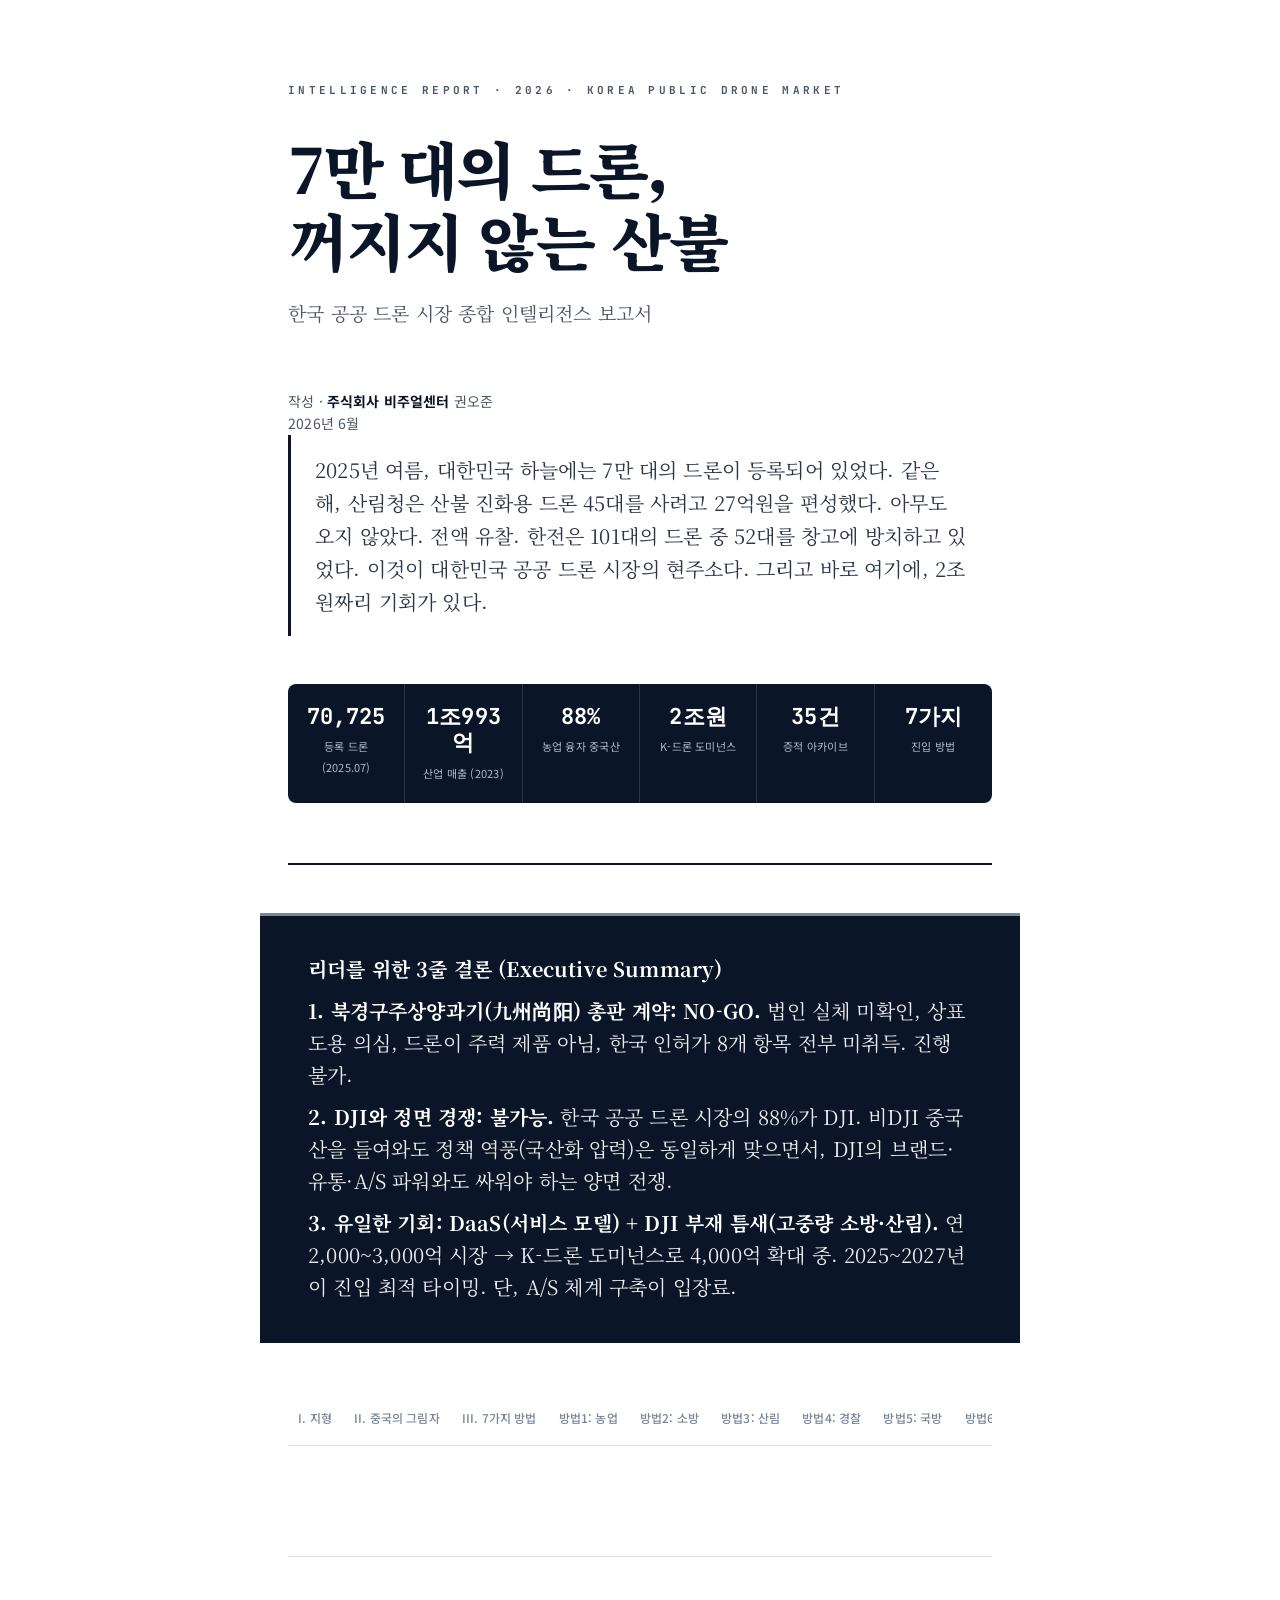
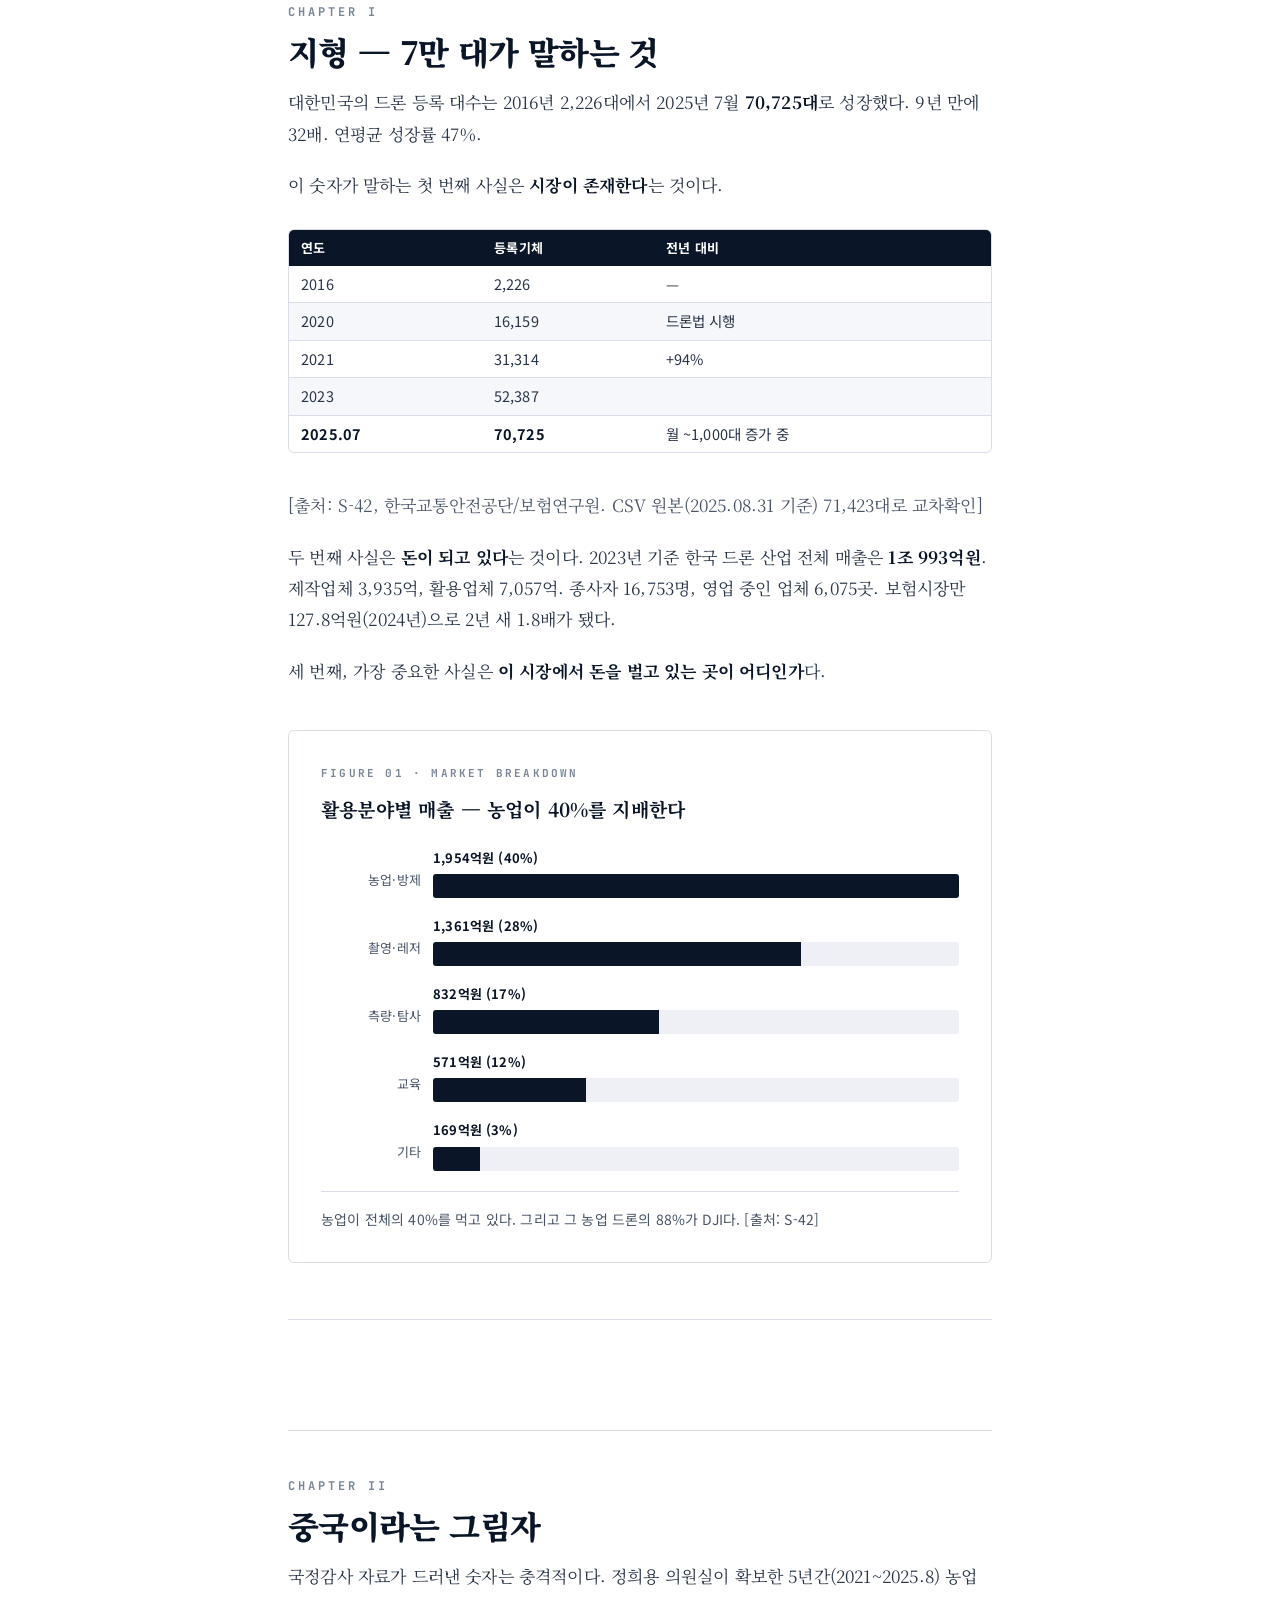
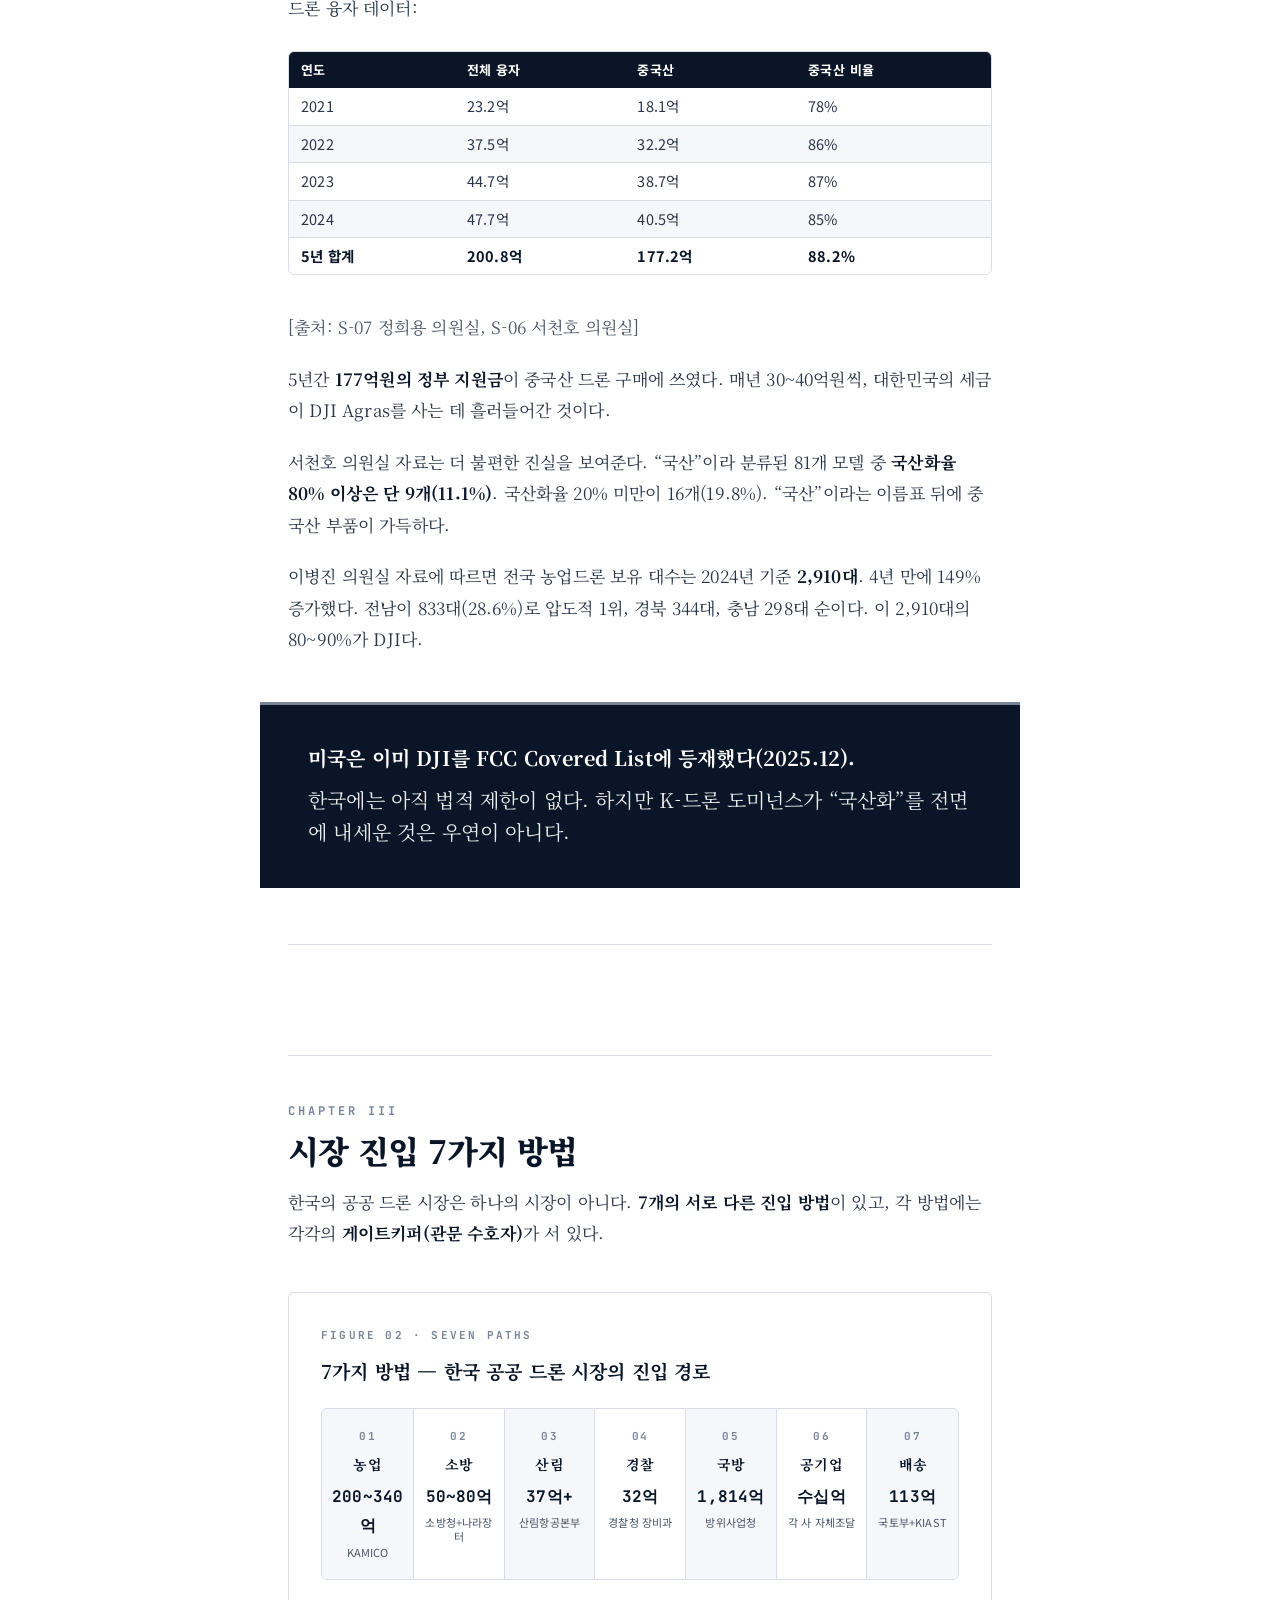
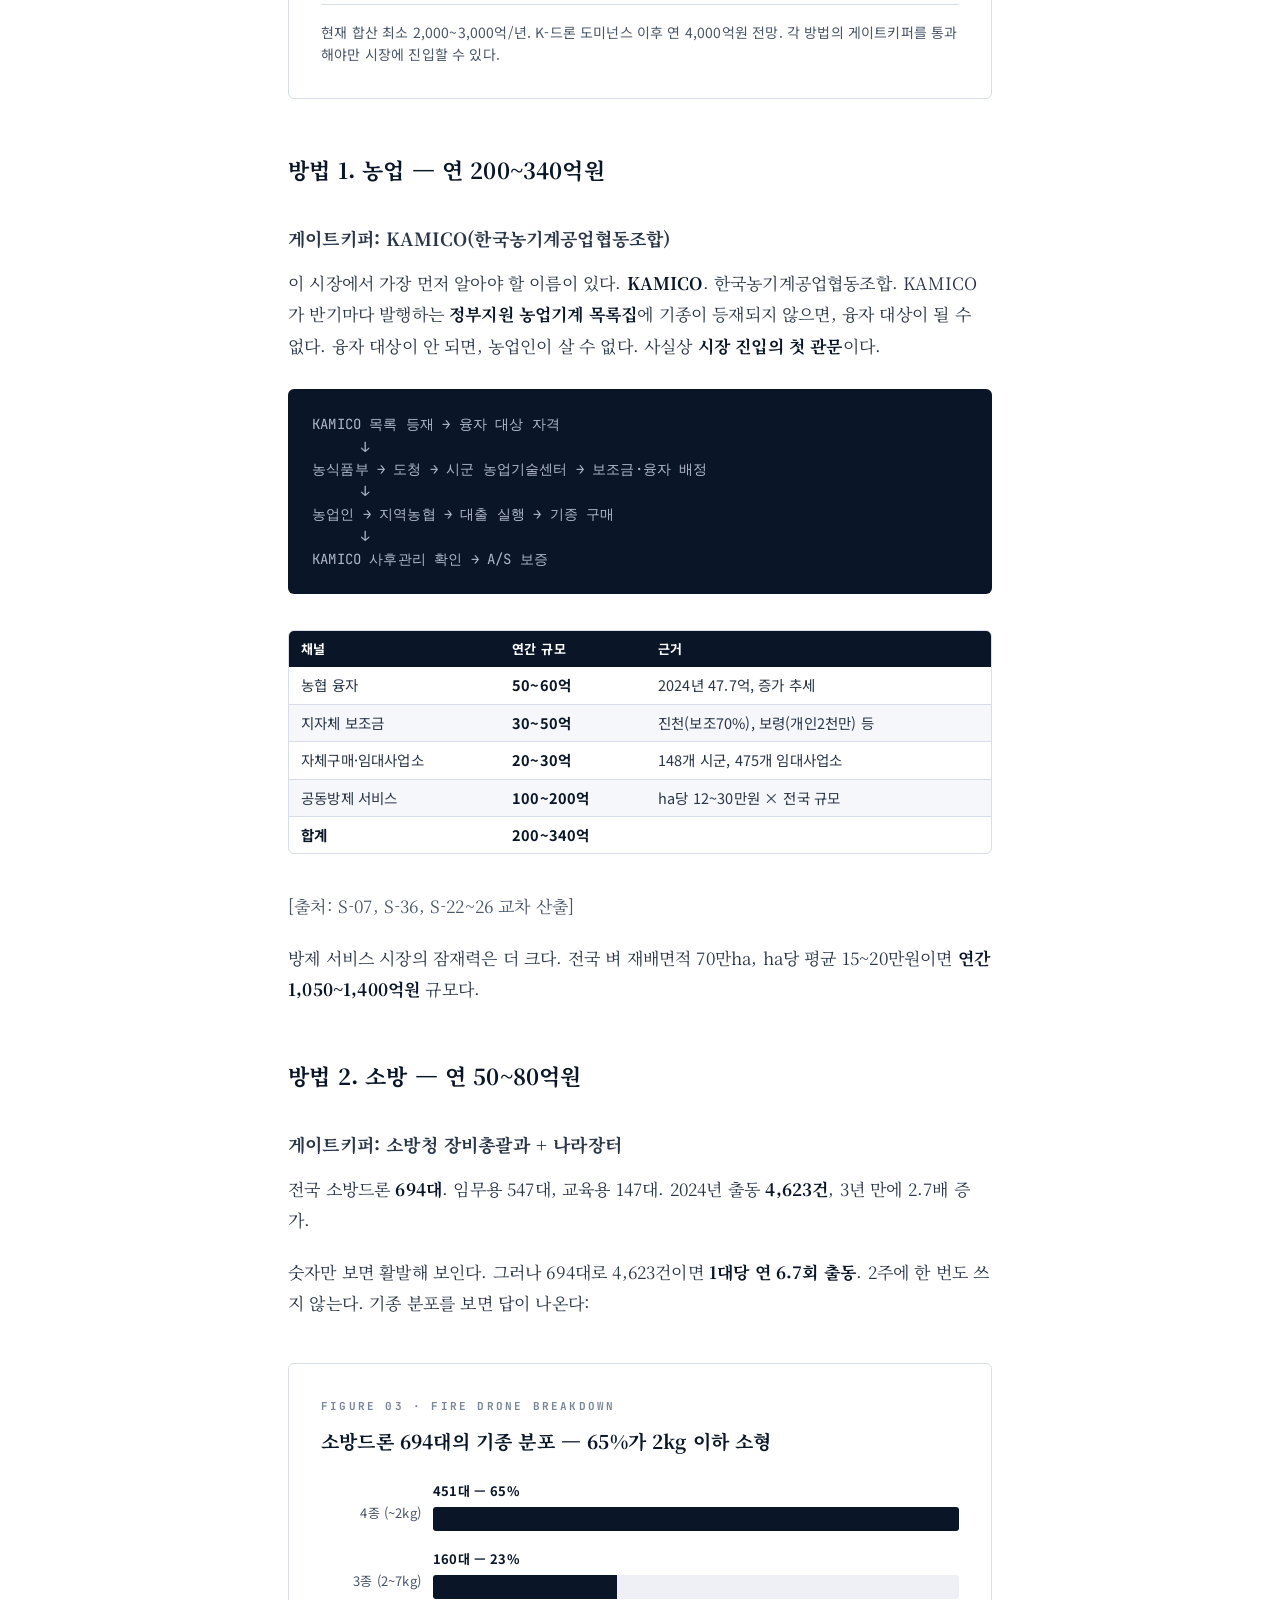
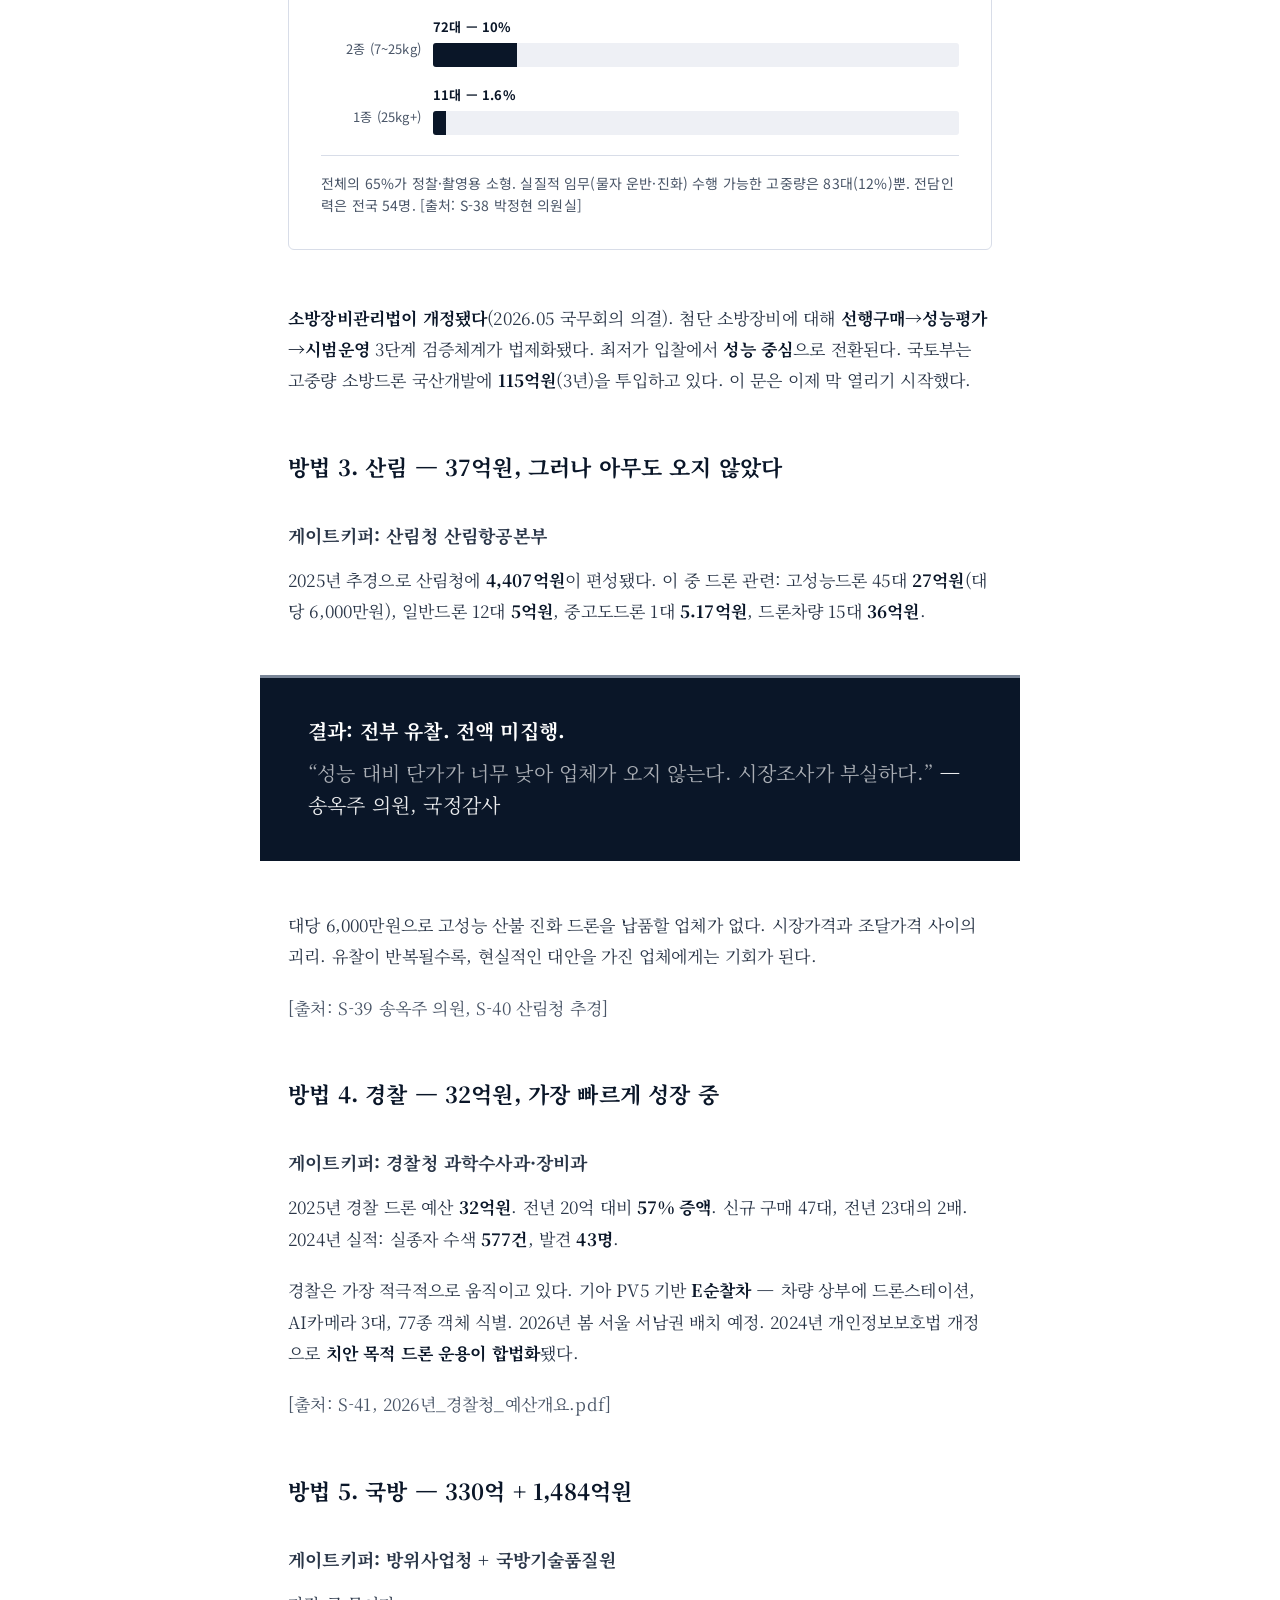
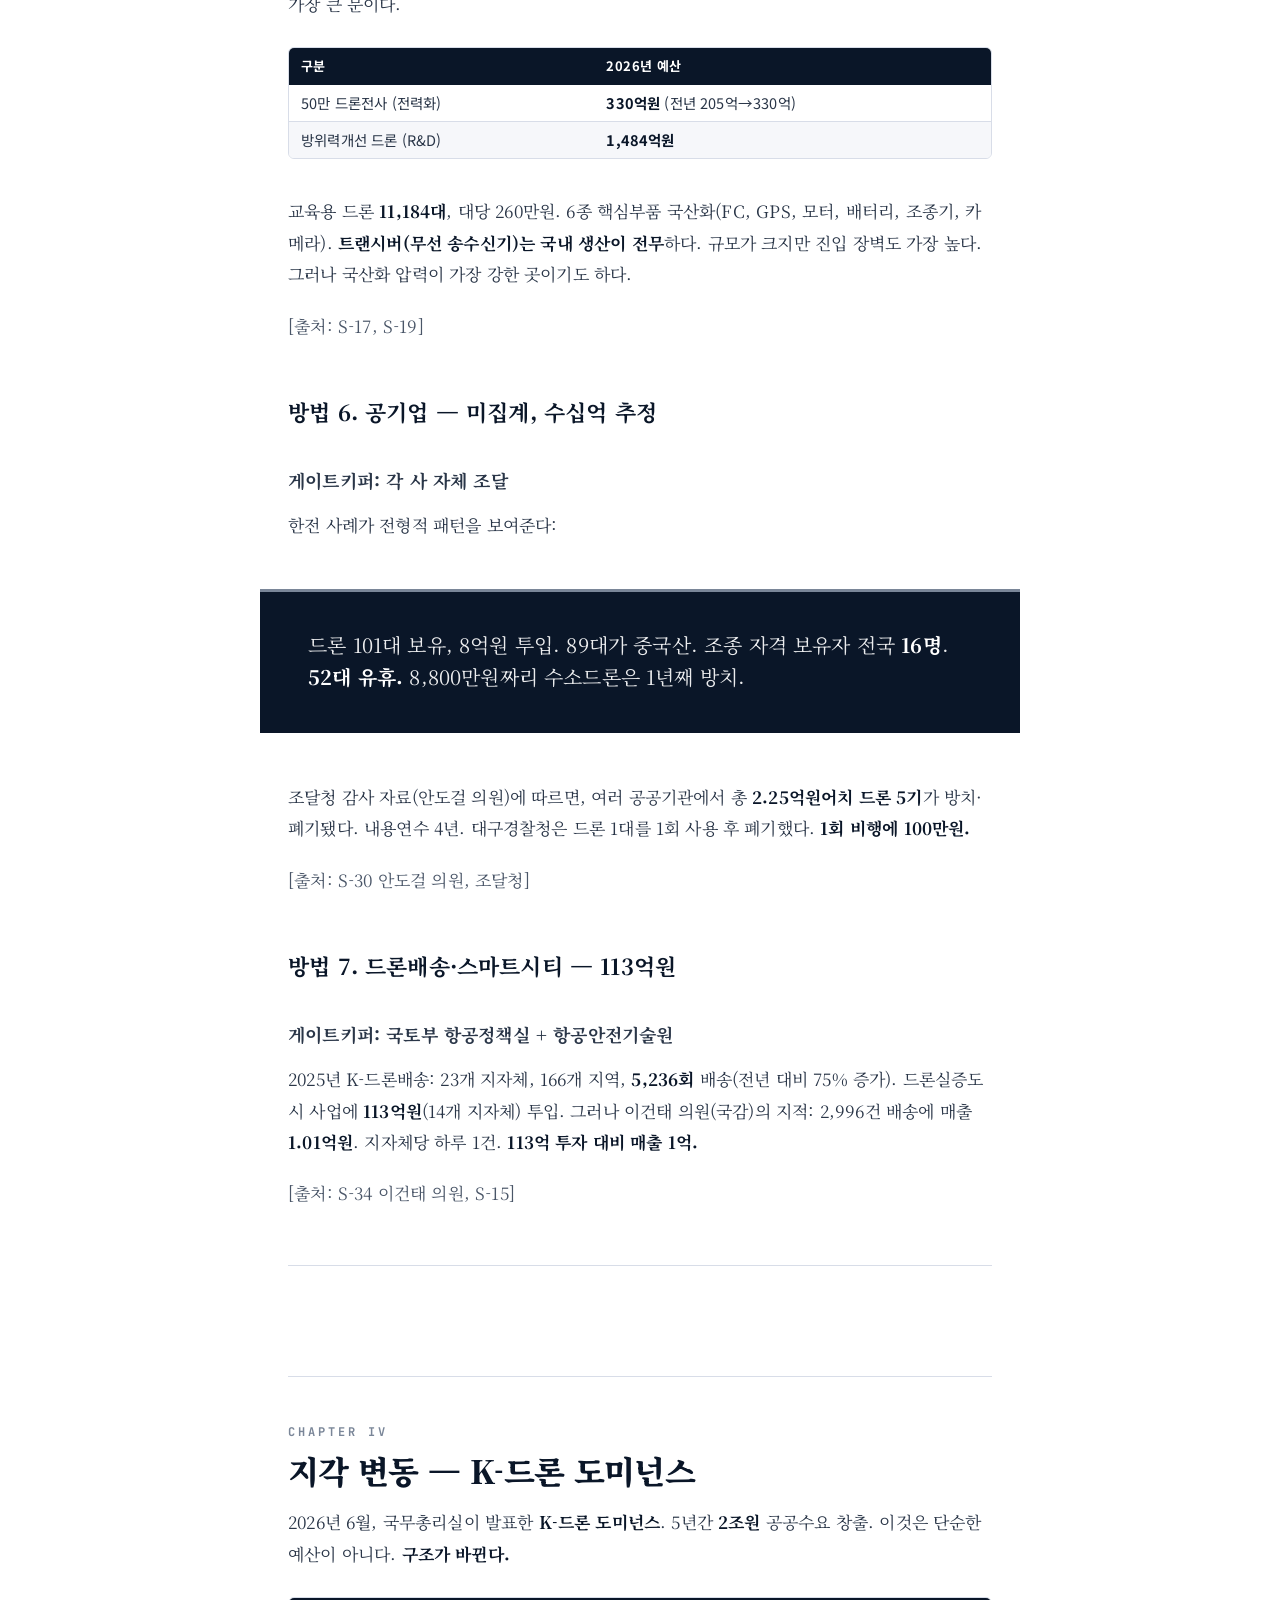
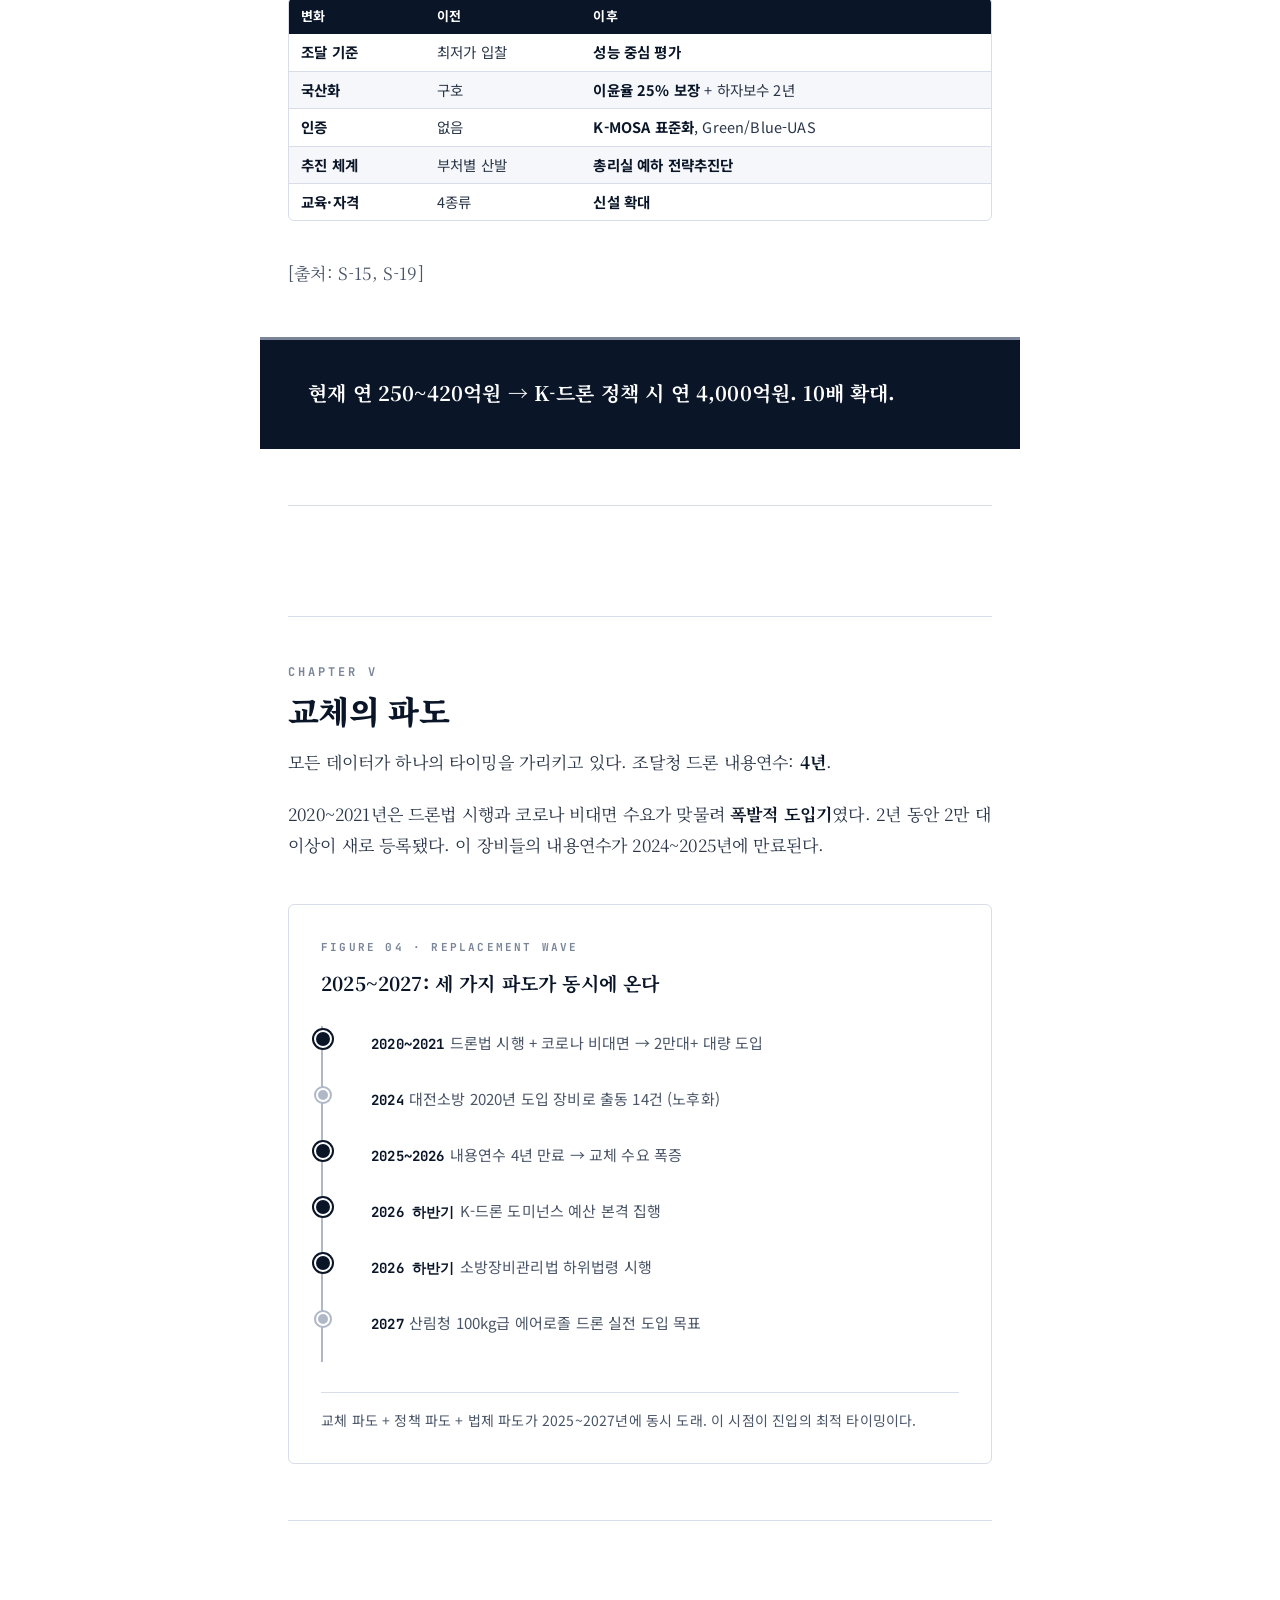
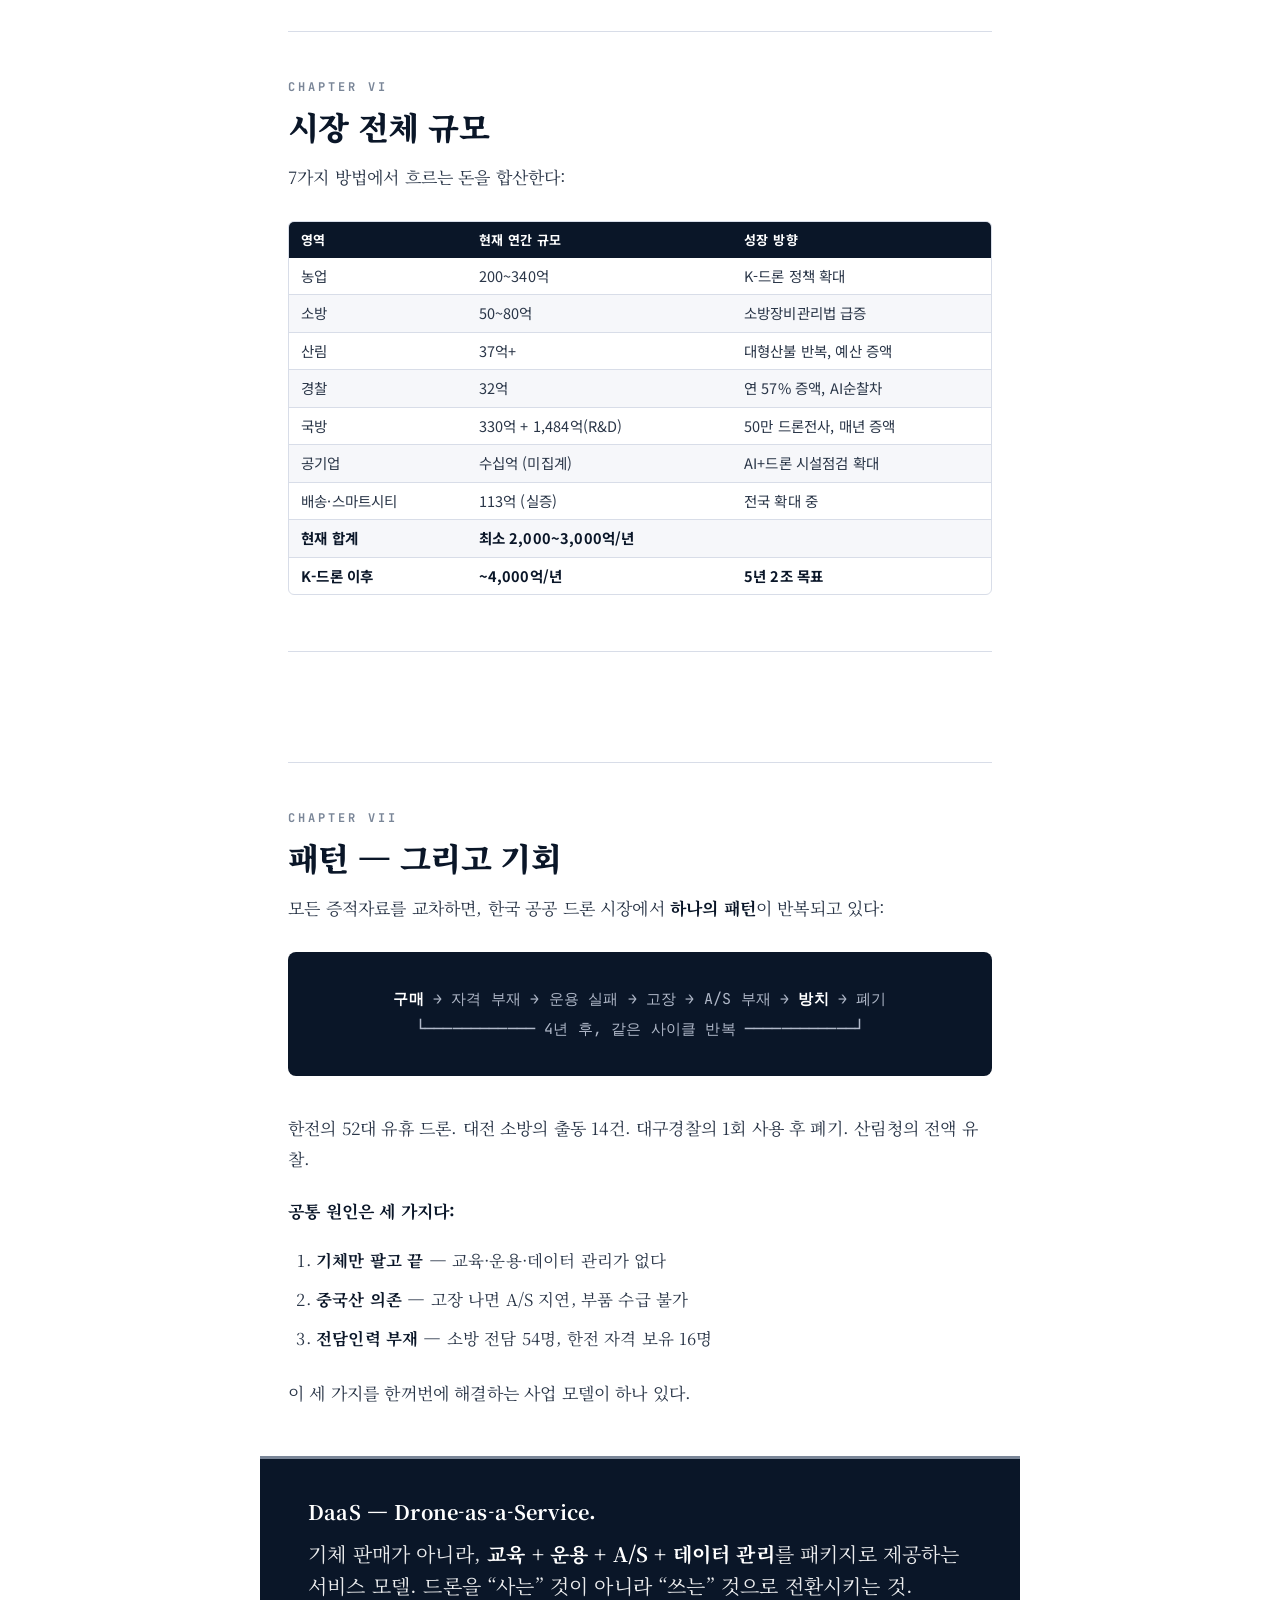
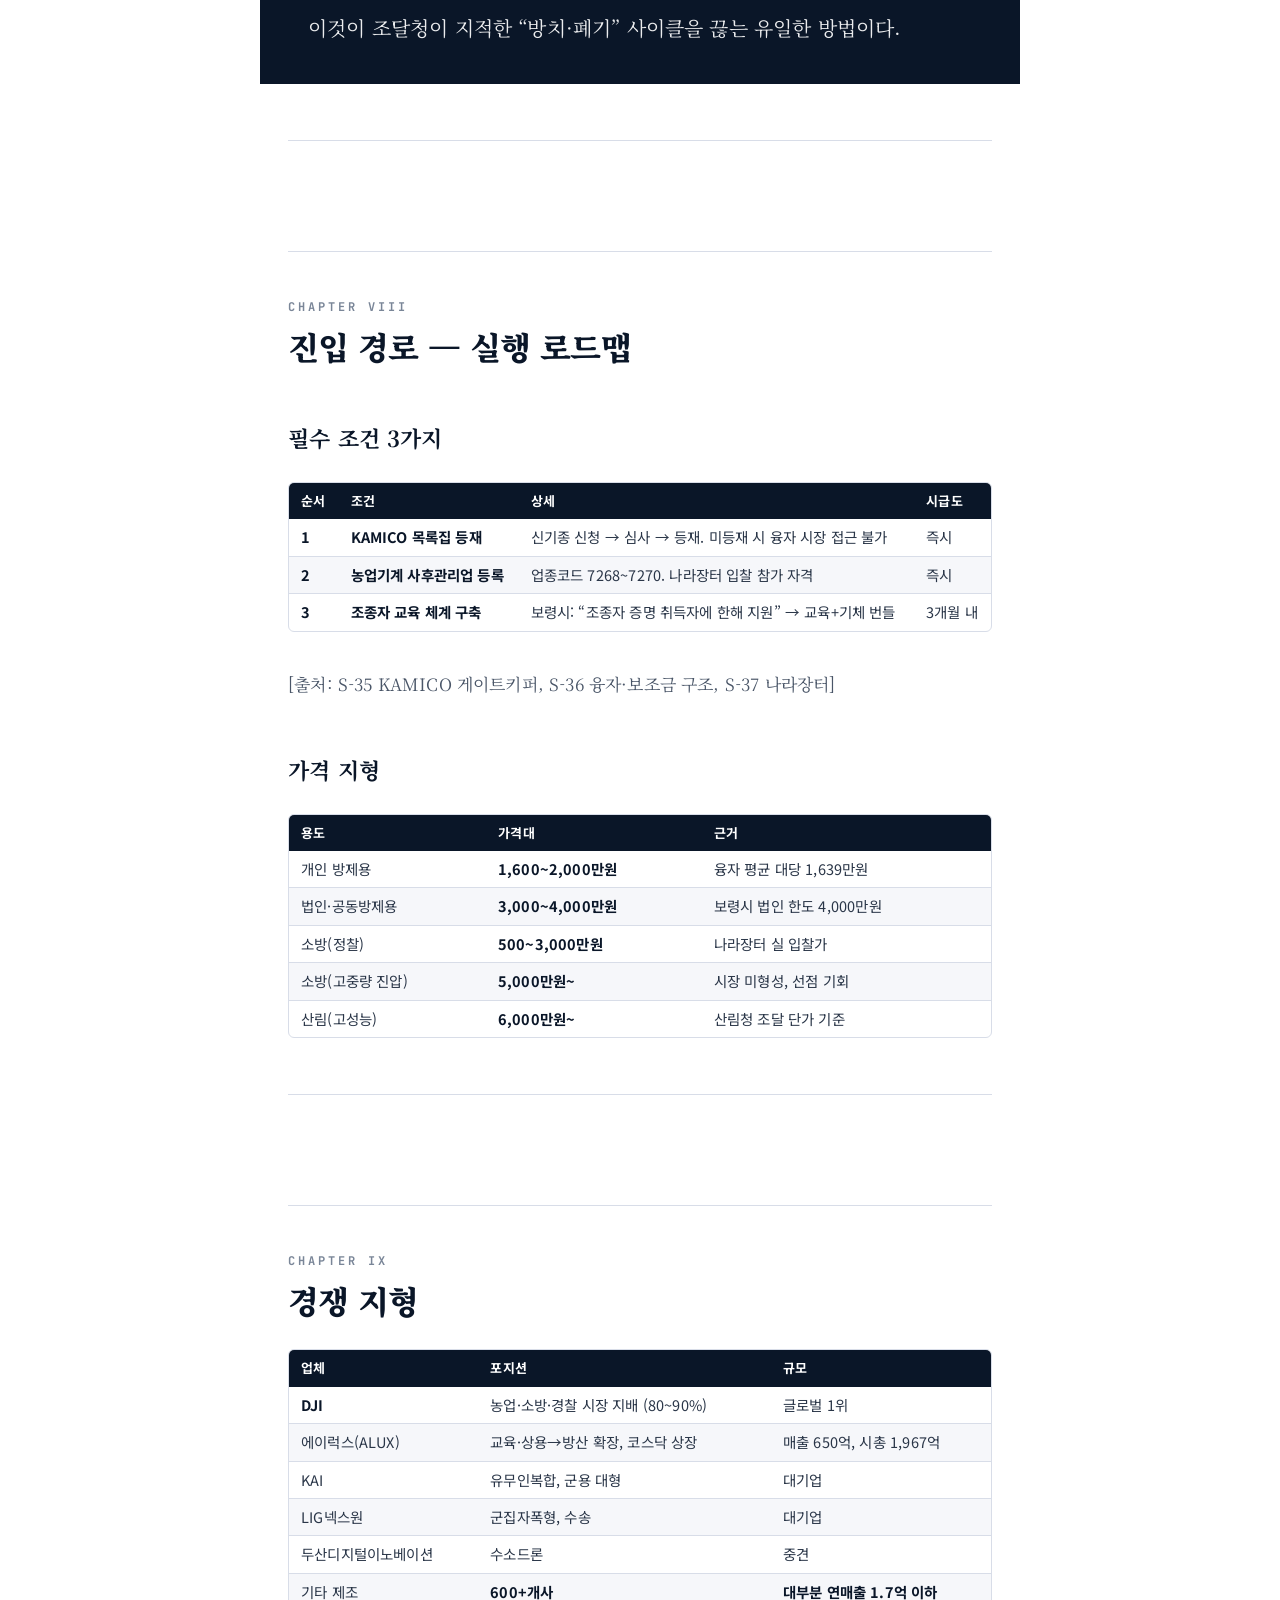
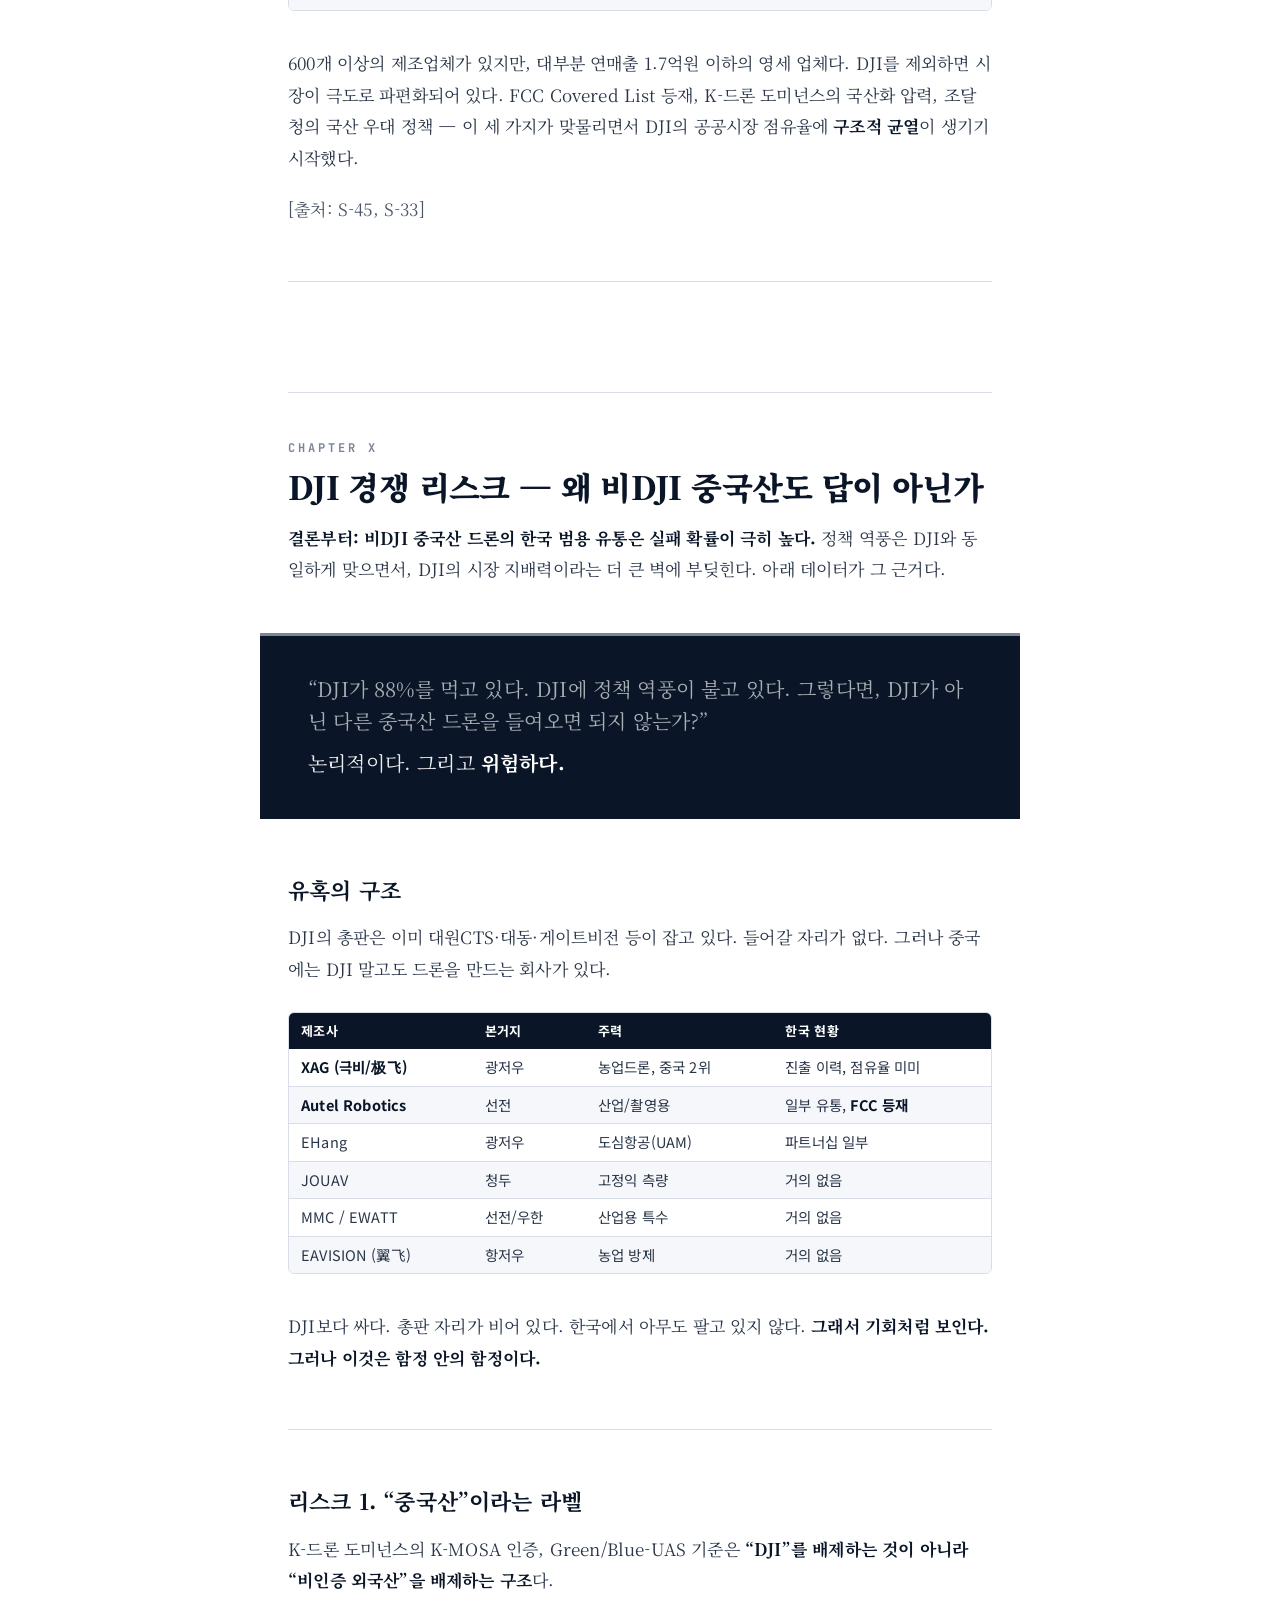
<file: static/reports/public-drone-market-2026.html>
<!DOCTYPE html>
<html lang="ko">
<head>
<meta charset="utf-8"/>
<meta name="viewport" content="width=device-width, initial-scale=1"/>
<title>7만 대의 드론, 꺼지지 않는 산불 | 한국 공공 드론 시장 종합 인텔리전스</title>
<meta name="description" content="한국 공공 드론 시장 7개 문의 게이트키퍼, 중국산 88% 종속, K-드론 도미넌스 2조원 기회를 증적 35건 교차검증으로 분석한 종합 인텔리전스 보고서"/>
<style>
@import url('https://fonts.googleapis.com/css2?family=Noto+Serif+KR:wght@400;600;700;900&family=Noto+Sans+KR:wght@400;500;700&family=JetBrains+Mono:wght@400;700&display=swap');

:root {
  --bg: #ffffff;
  --ink: #0A1628;
  --ink-80: #2A3648;
  --ink-60: #4A5668;
  --ink-40: #7A8698;
  --ink-20: #B0B8C8;
  --ink-10: #D8DDE8;
  --ink-05: #EEF0F5;
  --ink-02: #F6F7FA;
}
* { box-sizing: border-box; margin: 0; padding: 0; }
html { scroll-behavior: smooth; font-size: 17px; }
body {
  background: var(--bg);
  color: var(--ink);
  font-family: 'Noto Serif KR', Georgia, 'Times New Roman', serif;
  line-height: 1.85;
  letter-spacing: 0.01em;
  -webkit-font-smoothing: antialiased;
}
.page { max-width: 760px; margin: 0 auto; padding: 0 28px 120px; }

/* COVER */
.cover {
  min-height: 92vh;
  display: flex;
  flex-direction: column;
  justify-content: center;
  padding: 80px 0 60px;
  border-bottom: 2px solid var(--ink);
}
.cover .eyebrow {
  font-family: 'JetBrains Mono', monospace;
  font-size: 11px;
  letter-spacing: 0.3em;
  color: var(--ink-60);
  font-weight: 700;
  margin-bottom: 32px;
  text-transform: uppercase;
}
.cover h1 {
  font-size: clamp(38px, 7vw, 62px);
  font-weight: 900;
  line-height: 1.15;
  letter-spacing: -0.035em;
  margin-bottom: 20px;
  color: var(--ink);
}
.cover .subtitle {
  font-size: 19px;
  color: var(--ink-60);
  margin-bottom: 40px;
  font-weight: 400;
}
.cover .thesis {
  font-size: 20px;
  line-height: 1.65;
  color: var(--ink-80);
  border-left: 3px solid var(--ink);
  padding: 18px 24px;
  margin-left: 0;
}
.snapshot-bar {
  display: grid;
  grid-template-columns: repeat(6, 1fr);
  gap: 0;
  background: var(--ink);
  border-radius: 8px;
  overflow: hidden;
  margin: 48px 0 0;
}
.snapshot-bar .m {
  padding: 20px 16px;
  text-align: center;
  border-right: 1px solid var(--ink-80);
}
.snapshot-bar .m:last-child { border-right: 0; }
.snapshot-bar .m b {
  display: block;
  font-size: 22px;
  color: #fff;
  font-weight: 700;
  line-height: 1.2;
  font-family: 'JetBrains Mono', monospace;
}
.snapshot-bar .m span {
  display: block;
  font-size: 11px;
  color: var(--ink-20);
  margin-top: 6px;
  font-family: 'Noto Sans KR', sans-serif;
  letter-spacing: 0.02em;
}

/* NAV */
.toc {
  position: sticky;
  top: 0;
  z-index: 100;
  background: rgba(255,255,255,0.97);
  backdrop-filter: blur(12px);
  border-bottom: 1px solid var(--ink-10);
  padding: 10px 0;
  margin: 0 0 64px;
  display: flex;
  gap: 2px;
  overflow-x: auto;
  -webkit-overflow-scrolling: touch;
}
.toc a {
  flex: 0 0 auto;
  text-decoration: none;
  color: var(--ink-40);
  font-family: 'Noto Sans KR', sans-serif;
  font-size: 12px;
  font-weight: 500;
  padding: 6px 10px;
  border-radius: 4px;
  white-space: nowrap;
  transition: all 0.15s;
}
.toc a:hover { color: var(--ink); background: var(--ink-05); }

/* TYPOGRAPHY */
h2.chapter {
  font-size: 32px;
  font-weight: 900;
  margin: 110px 0 14px;
  padding-top: 48px;
  letter-spacing: -0.02em;
  line-height: 1.3;
  color: var(--ink);
  border-top: 1px solid var(--ink-10);
}
h2.chapter .ch-num {
  display: block;
  font-family: 'JetBrains Mono', monospace;
  font-size: 12px;
  letter-spacing: 0.25em;
  color: var(--ink-40);
  font-weight: 700;
  margin-bottom: 10px;
  text-transform: uppercase;
}
h3 { font-size: 22px; font-weight: 700; margin: 56px 0 16px; color: var(--ink); line-height: 1.4; }
h4 { font-size: 18px; font-weight: 700; margin: 36px 0 12px; color: var(--ink-80); }
p { margin: 0 0 20px; font-size: 17px; color: var(--ink-80); }
strong { font-weight: 700; color: var(--ink); }
em { font-style: normal; color: var(--ink-60); }

/* BLOCKQUOTE */
blockquote {
  margin: 48px -28px;
  padding: 40px 48px;
  background: var(--ink);
  color: #fff;
  position: relative;
}
blockquote::before {
  content: '';
  position: absolute;
  top: 0; left: 0;
  width: 100%; height: 3px;
  background: var(--ink-40);
}
blockquote p { font-size: 20px; line-height: 1.6; color: rgba(255,255,255,0.92); margin: 0 0 10px; font-weight: 400; }
blockquote p:last-child { margin-bottom: 0; }
blockquote em { color: rgba(255,255,255,0.65); }
blockquote strong { color: #fff; }

hr { border: 0; height: 1px; background: var(--ink-10); margin: 56px 0; }
ul, ol { padding-left: 28px; margin: 0 0 24px; }
li { margin: 10px 0; font-size: 16.5px; line-height: 1.75; color: var(--ink-80); }

/* TABLES */
.table-wrap { overflow-x: auto; margin: 28px 0 36px; border: 1px solid var(--ink-10); border-radius: 6px; }
table { width: 100%; border-collapse: collapse; font-size: 14.5px; font-family: 'Noto Sans KR', sans-serif; line-height: 1.55; }
th { background: var(--ink); color: #fff; text-align: left; font-weight: 700; font-size: 13px; letter-spacing: 0.03em; padding: 8px 12px; white-space: nowrap; }
td { padding: 7px 12px; border-bottom: 1px solid var(--ink-10); vertical-align: top; color: var(--ink-80); }
td:first-child { white-space: nowrap; }
tr:last-child td { border-bottom: 0; }
tr:nth-child(even) td { background: var(--ink-02); }
td strong { color: var(--ink); }
table.compact { font-size: 13px; width: auto; min-width: 100%; }
table.compact td, table.compact th { white-space: nowrap; padding: 6px 10px; }

/* PRE/CODE */
pre {
  background: var(--ink);
  color: var(--ink-20);
  font-family: 'JetBrains Mono', monospace;
  border-radius: 6px;
  padding: 24px;
  overflow-x: auto;
  font-size: 14px;
  line-height: 1.6;
  margin: 28px 0 36px;
  white-space: pre;
}

/* FIGURES */
.figure { margin: 44px 0 52px; border: 1px solid var(--ink-10); border-radius: 6px; padding: 32px; }
.figure .fig-label { font-family: 'JetBrains Mono', monospace; font-size: 11px; letter-spacing: 0.2em; color: var(--ink-40); font-weight: 700; margin-bottom: 12px; text-transform: uppercase; }
.figure h3 { font-size: 19px; margin: 0 0 24px; color: var(--ink); }
.figure .caption { font-size: 14px; color: var(--ink-60); margin-top: 20px; padding-top: 16px; border-top: 1px solid var(--ink-10); font-family: 'Noto Sans KR', sans-serif; line-height: 1.6; }

/* SEVEN GATES */
.gates-flow {
  display: grid;
  grid-template-columns: repeat(7, 1fr);
  gap: 0;
  margin: 24px 0;
  border: 1px solid var(--ink-10);
  border-radius: 6px;
  overflow: hidden;
}
.gate-card {
  padding: 20px 10px;
  text-align: center;
  border-right: 1px solid var(--ink-10);
}
.gate-card:last-child { border-right: 0; }
.gate-card:nth-child(odd) { background: var(--ink-02); }
.gate-card .gn {
  font-family: 'JetBrains Mono', monospace;
  font-size: 11px;
  color: var(--ink-40);
  font-weight: 700;
  letter-spacing: 0.15em;
}
.gate-card b {
  display: block;
  font-size: 14px;
  color: var(--ink);
  margin: 8px 0 4px;
}
.gate-card .amt {
  display: block;
  font-size: 16px;
  color: var(--ink);
  font-family: 'JetBrains Mono', monospace;
  font-weight: 700;
  margin: 4px 0;
}
.gate-card span {
  display: block;
  font-size: 11px;
  color: var(--ink-60);
  font-family: 'Noto Sans KR', sans-serif;
  line-height: 1.3;
}

/* BAR CHART */
.bar-chart { margin: 24px 0 10px; }
.bar-row {
  display: grid;
  grid-template-columns: 100px 1fr;
  align-items: end;
  gap: 12px;
  margin-bottom: 16px;
  font-family: 'Noto Sans KR', sans-serif;
}
.bar-label { font-size: 13px; color: var(--ink-60); text-align: right; padding-bottom: 6px; }
.bar-track { background: var(--ink-05); border-radius: 3px; height: 24px; overflow: hidden; }
.bar-fill { height: 100%; background: var(--ink); }
.bar-text { font-size: 13px; font-weight: 700; color: var(--ink); margin-bottom: 4px; white-space: nowrap; }

/* TIMELINE */
.timeline { position: relative; margin: 30px 0; padding-left: 28px; border-left: 2px solid var(--ink-20); }
.tl-item { position: relative; padding: 0 0 24px 20px; }
.tl-item::before {
  content: '';
  position: absolute;
  left: -35px; top: 6px;
  width: 10px; height: 10px;
  border-radius: 50%;
  background: var(--ink-20);
  border: 2px solid var(--bg);
  box-shadow: 0 0 0 2px var(--ink-20);
}
.tl-item.major::before { width: 14px; height: 14px; left: -37px; top: 4px; background: var(--ink); box-shadow: 0 0 0 2px var(--ink); }
.tl-year { font-family: 'JetBrains Mono', monospace; font-size: 14px; font-weight: 700; color: var(--ink); }
.tl-text { font-size: 15px; color: var(--ink-60); font-family: 'Noto Sans KR', sans-serif; }

/* CYCLE DIAGRAM */
.cycle-box {
  background: var(--ink);
  border-radius: 8px;
  padding: 32px;
  margin: 28px 0 36px;
  text-align: center;
}
.cycle-box .cycle-arrows {
  font-family: 'JetBrains Mono', monospace;
  font-size: 15px;
  color: var(--ink-20);
  line-height: 2;
}
.cycle-box .cycle-arrows strong { color: #fff; }

/* FOOTER */
.source-note {
  margin-top: 80px;
  border-top: 1px solid var(--ink-10);
  padding-top: 20px;
  color: var(--ink-40);
  font-size: 13px;
  font-family: 'Noto Sans KR', sans-serif;
}

@media (max-width: 768px) {
  .page { padding: 0 18px 80px; }
  .cover h1 { font-size: 30px; }
  .snapshot-bar { grid-template-columns: repeat(3, 1fr); }
  .snapshot-bar .m { border-right: 1px solid var(--ink-80); border-bottom: 1px solid var(--ink-80); }
  .gates-flow { grid-template-columns: 1fr 1fr; }
  .gate-card { border-bottom: 1px solid var(--ink-10); }
  h2.chapter { font-size: 26px; }
  table { font-size: 13px; }
  th, td { padding: 10px 12px; }
  blockquote { margin: 40px -18px; padding: 28px 24px; }
}
@media print {
  @page { size: A4; margin: 20mm; }
  body { background: #fff; font-size: 10pt; }
  .page { max-width: none; padding: 0; }
  .toc { position: static; display: block; page-break-after: always; }
  .cover { min-height: auto; page-break-after: always; }
  .figure, table, pre, blockquote { break-inside: avoid; }
  h2.chapter { break-after: avoid; }
  .snapshot-bar { grid-template-columns: repeat(6, 1fr); }
}
</style>
</head>
<body>
<div class="page">

<header class="cover">
  <div class="eyebrow">INTELLIGENCE REPORT &middot; 2026 &middot; KOREA PUBLIC DRONE MARKET</div>
  <h1>7만 대의 드론,<br/>꺼지지 않는 산불</h1>
  <div class="subtitle">한국 공공 드론 시장 종합 인텔리전스 보고서</div>
  <div style="margin-top:20px;font-family:'Noto Sans KR',sans-serif;font-size:14px;color:var(--ink-60);line-height:1.6;">
    작성 &middot; <strong style="color:var(--ink);">주식회사 비주얼센터</strong> 권오준<br/>
    2026년 6월
  </div>
  <div class="thesis">2025년 여름, 대한민국 하늘에는 7만 대의 드론이 등록되어 있었다. 같은 해, 산림청은 산불 진화용 드론 45대를 사려고 27억원을 편성했다. 아무도 오지 않았다. 전액 유찰. 한전은 101대의 드론 중 52대를 창고에 방치하고 있었다. 이것이 대한민국 공공 드론 시장의 현주소다. 그리고 바로 여기에, 2조원짜리 기회가 있다.</div>
  <div class="snapshot-bar">
    <div class="m"><b>70,725</b><span>등록 드론 (2025.07)</span></div>
    <div class="m"><b>1조993억</b><span>산업 매출 (2023)</span></div>
    <div class="m"><b>88%</b><span>농업 융자 중국산</span></div>
    <div class="m"><b>2조원</b><span>K-드론 도미넌스</span></div>
    <div class="m"><b>35건</b><span>증적 아카이브</span></div>
    <div class="m"><b>7가지</b><span>진입 방법</span></div>
  </div>
</header>

<blockquote>
<p><strong>리더를 위한 3줄 결론 (Executive Summary)</strong></p>
<p><strong>1. 북경구주상양과기(九州尚阳) 총판 계약: NO-GO.</strong> 법인 실체 미확인, 상표 도용 의심, 드론이 주력 제품 아님, 한국 인허가 8개 항목 전부 미취득. 진행 불가.</p>
<p><strong>2. DJI와 정면 경쟁: 불가능.</strong> 한국 공공 드론 시장의 88%가 DJI. 비DJI 중국산을 들여와도 정책 역풍(국산화 압력)은 동일하게 맞으면서, DJI의 브랜드·유통·A/S 파워와도 싸워야 하는 양면 전쟁.</p>
<p><strong>3. 유일한 기회: DaaS(서비스 모델) + DJI 부재 틈새(고중량 소방·산림).</strong> 연 2,000~3,000억 시장 → K-드론 도미넌스로 4,000억 확대 중. 2025~2027년이 진입 최적 타이밍. 단, A/S 체계 구축이 입장료.</p>
</blockquote>

<nav class="toc">
  <a href="#ch1">I. 지형</a>
  <a href="#ch2">II. 중국의 그림자</a>
  <a href="#ch3">III. 7가지 방법</a>
  <a href="#gate1">방법1: 농업</a>
  <a href="#gate2">방법2: 소방</a>
  <a href="#gate3">방법3: 산림</a>
  <a href="#gate4">방법4: 경찰</a>
  <a href="#gate5">방법5: 국방</a>
  <a href="#gate6">방법6: 공기업</a>
  <a href="#gate7">방법7: 배송</a>
  <a href="#ch4">IV. 지각 변동</a>
  <a href="#ch5">V. 교체의 파도</a>
  <a href="#ch6">VI. 시장 규모</a>
  <a href="#ch7">VII. 패턴과 기회</a>
  <a href="#ch8">VIII. 진입 경로</a>
  <a href="#ch9">IX. 경쟁 지형</a>
  <a href="#ch10">X. DJI 경쟁 리스크</a>
  <a href="#ch11">XI. 결론</a>
  <a href="#dd-report">실사: NO-GO</a>
  <a href="#appendix">부록</a>
  <a href="#evidence-index">파일링크</a>
</nav>

<main>

<!-- ═══════════════════════════════════════════════════ -->
<h2 class="chapter" id="ch1"><span class="ch-num">CHAPTER I</span>지형 &mdash; 7만 대가 말하는 것</h2>

<p>대한민국의 드론 등록 대수는 2016년 2,226대에서 2025년 7월 <strong>70,725대</strong>로 성장했다. 9년 만에 32배. 연평균 성장률 47%.</p>
<p>이 숫자가 말하는 첫 번째 사실은 <strong>시장이 존재한다</strong>는 것이다.</p>

<div class="table-wrap"><table>
<thead><tr><th>연도</th><th>등록기체</th><th>전년 대비</th></tr></thead>
<tbody>
<tr><td>2016</td><td>2,226</td><td>&mdash;</td></tr>
<tr><td>2020</td><td>16,159</td><td>드론법 시행</td></tr>
<tr><td>2021</td><td>31,314</td><td>+94%</td></tr>
<tr><td>2023</td><td>52,387</td><td></td></tr>
<tr><td><strong>2025.07</strong></td><td><strong>70,725</strong></td><td>월 ~1,000대 증가 중</td></tr>
</tbody>
</table></div>
<p><em>[출처: S-42, 한국교통안전공단/보험연구원. CSV 원본(2025.08.31 기준) 71,423대로 교차확인]</em></p>

<p>두 번째 사실은 <strong>돈이 되고 있다</strong>는 것이다. 2023년 기준 한국 드론 산업 전체 매출은 <strong>1조 993억원</strong>. 제작업체 3,935억, 활용업체 7,057억. 종사자 16,753명, 영업 중인 업체 6,075곳. 보험시장만 127.8억원(2024년)으로 2년 새 1.8배가 됐다.</p>

<p>세 번째, 가장 중요한 사실은 <strong>이 시장에서 돈을 벌고 있는 곳이 어디인가</strong>다.</p>

<div class="figure">
  <div class="fig-label">FIGURE 01 &middot; MARKET BREAKDOWN</div>
  <h3>활용분야별 매출 &mdash; 농업이 40%를 지배한다</h3>
  <div class="bar-chart">
    <div class="bar-row"><div class="bar-label">농업&middot;방제</div><div style="flex:1"><div class="bar-text">1,954억원 (40%)</div><div class="bar-track"><div class="bar-fill" style="width:100%"></div></div></div></div>
    <div class="bar-row"><div class="bar-label">촬영&middot;레저</div><div style="flex:1"><div class="bar-text">1,361억원 (28%)</div><div class="bar-track"><div class="bar-fill" style="width:70%"></div></div></div></div>
    <div class="bar-row"><div class="bar-label">측량&middot;탐사</div><div style="flex:1"><div class="bar-text">832억원 (17%)</div><div class="bar-track"><div class="bar-fill" style="width:43%"></div></div></div></div>
    <div class="bar-row"><div class="bar-label">교육</div><div style="flex:1"><div class="bar-text">571억원 (12%)</div><div class="bar-track"><div class="bar-fill" style="width:29%"></div></div></div></div>
    <div class="bar-row"><div class="bar-label">기타</div><div style="flex:1"><div class="bar-text">169억원 (3%)</div><div class="bar-track"><div class="bar-fill" style="width:9%"></div></div></div></div>
  </div>
  <div class="caption">농업이 전체의 40%를 먹고 있다. 그리고 그 농업 드론의 88%가 DJI다. [출처: S-42]</div>
</div>

<hr/>

<!-- ═══════════════════════════════════════════════════ -->
<h2 class="chapter" id="ch2"><span class="ch-num">CHAPTER II</span>중국이라는 그림자</h2>

<p>국정감사 자료가 드러낸 숫자는 충격적이다. 정희용 의원실이 확보한 5년간(2021~2025.8) 농업드론 융자 데이터:</p>

<div class="table-wrap"><table>
<thead><tr><th>연도</th><th>전체 융자</th><th>중국산</th><th>중국산 비율</th></tr></thead>
<tbody>
<tr><td>2021</td><td>23.2억</td><td>18.1억</td><td>78%</td></tr>
<tr><td>2022</td><td>37.5억</td><td>32.2억</td><td>86%</td></tr>
<tr><td>2023</td><td>44.7억</td><td>38.7억</td><td>87%</td></tr>
<tr><td>2024</td><td>47.7억</td><td>40.5억</td><td>85%</td></tr>
<tr><td><strong>5년 합계</strong></td><td><strong>200.8억</strong></td><td><strong>177.2억</strong></td><td><strong>88.2%</strong></td></tr>
</tbody>
</table></div>
<p><em>[출처: S-07 정희용 의원실, S-06 서천호 의원실]</em></p>

<p>5년간 <strong>177억원의 정부 지원금</strong>이 중국산 드론 구매에 쓰였다. 매년 30~40억원씩, 대한민국의 세금이 DJI Agras를 사는 데 흘러들어간 것이다.</p>

<p>서천호 의원실 자료는 더 불편한 진실을 보여준다. &ldquo;국산&rdquo;이라 분류된 81개 모델 중 <strong>국산화율 80% 이상은 단 9개(11.1%)</strong>. 국산화율 20% 미만이 16개(19.8%). &ldquo;국산&rdquo;이라는 이름표 뒤에 중국산 부품이 가득하다.</p>

<p>이병진 의원실 자료에 따르면 전국 농업드론 보유 대수는 2024년 기준 <strong>2,910대</strong>. 4년 만에 149% 증가했다. 전남이 833대(28.6%)로 압도적 1위, 경북 344대, 충남 298대 순이다. 이 2,910대의 80~90%가 DJI다.</p>

<blockquote>
<p><strong>미국은 이미 DJI를 FCC Covered List에 등재했다(2025.12).</strong></p>
<p>한국에는 아직 법적 제한이 없다. 하지만 K-드론 도미넌스가 &ldquo;국산화&rdquo;를 전면에 내세운 것은 우연이 아니다.</p>
</blockquote>

<hr/>

<!-- ═══════════════════════════════════════════════════ -->
<h2 class="chapter" id="ch3"><span class="ch-num">CHAPTER III</span>시장 진입 7가지 방법</h2>

<p>한국의 공공 드론 시장은 하나의 시장이 아니다. <strong>7개의 서로 다른 진입 방법</strong>이 있고, 각 방법에는 각각의 <strong>게이트키퍼(관문 수호자)</strong>가 서 있다.</p>

<div class="figure">
  <div class="fig-label">FIGURE 02 &middot; SEVEN PATHS</div>
  <h3>7가지 방법 &mdash; 한국 공공 드론 시장의 진입 경로</h3>
  <div class="gates-flow">
    <div class="gate-card"><span class="gn">01</span><b>농업</b><div class="amt">200~340억</div><span>KAMICO</span></div>
    <div class="gate-card"><span class="gn">02</span><b>소방</b><div class="amt">50~80억</div><span>소방청+나라장터</span></div>
    <div class="gate-card"><span class="gn">03</span><b>산림</b><div class="amt">37억+</div><span>산림항공본부</span></div>
    <div class="gate-card"><span class="gn">04</span><b>경찰</b><div class="amt">32억</div><span>경찰청 장비과</span></div>
    <div class="gate-card"><span class="gn">05</span><b>국방</b><div class="amt">1,814억</div><span>방위사업청</span></div>
    <div class="gate-card"><span class="gn">06</span><b>공기업</b><div class="amt">수십억</div><span>각 사 자체조달</span></div>
    <div class="gate-card"><span class="gn">07</span><b>배송</b><div class="amt">113억</div><span>국토부+KIAST</span></div>
  </div>
  <div class="caption">현재 합산 최소 2,000~3,000억/년. K-드론 도미넌스 이후 연 4,000억원 전망. 각 방법의 게이트키퍼를 통과해야만 시장에 진입할 수 있다.</div>
</div>

<!-- GATE 1 -->
<h3 id="gate1">방법 1. 농업 &mdash; 연 200~340억원</h3>
<h4>게이트키퍼: KAMICO(한국농기계공업협동조합)</h4>

<p>이 시장에서 가장 먼저 알아야 할 이름이 있다. <strong>KAMICO</strong>. 한국농기계공업협동조합. KAMICO가 반기마다 발행하는 <strong>정부지원 농업기계 목록집</strong>에 기종이 등재되지 않으면, 융자 대상이 될 수 없다. 융자 대상이 안 되면, 농업인이 살 수 없다. 사실상 <strong>시장 진입의 첫 관문</strong>이다.</p>

<pre>KAMICO 목록 등재 → 융자 대상 자격
      ↓
농식품부 → 도청 → 시군 농업기술센터 → 보조금·융자 배정
      ↓
농업인 → 지역농협 → 대출 실행 → 기종 구매
      ↓
KAMICO 사후관리 확인 → A/S 보증</pre>

<div class="table-wrap"><table>
<thead><tr><th>채널</th><th>연간 규모</th><th>근거</th></tr></thead>
<tbody>
<tr><td>농협 융자</td><td><strong>50~60억</strong></td><td>2024년 47.7억, 증가 추세</td></tr>
<tr><td>지자체 보조금</td><td><strong>30~50억</strong></td><td>진천(보조70%), 보령(개인2천만) 등</td></tr>
<tr><td>자체구매&middot;임대사업소</td><td><strong>20~30억</strong></td><td>148개 시군, 475개 임대사업소</td></tr>
<tr><td>공동방제 서비스</td><td><strong>100~200억</strong></td><td>ha당 12~30만원 &times; 전국 규모</td></tr>
<tr><td><strong>합계</strong></td><td><strong>200~340억</strong></td><td></td></tr>
</tbody>
</table></div>
<p><em>[출처: S-07, S-36, S-22~26 교차 산출]</em></p>

<p>방제 서비스 시장의 잠재력은 더 크다. 전국 벼 재배면적 70만ha, ha당 평균 15~20만원이면 <strong>연간 1,050~1,400억원</strong> 규모다.</p>

<!-- GATE 2 -->
<h3 id="gate2">방법 2. 소방 &mdash; 연 50~80억원</h3>
<h4>게이트키퍼: 소방청 장비총괄과 + 나라장터</h4>

<p>전국 소방드론 <strong>694대</strong>. 임무용 547대, 교육용 147대. 2024년 출동 <strong>4,623건</strong>, 3년 만에 2.7배 증가.</p>
<p>숫자만 보면 활발해 보인다. 그러나 694대로 4,623건이면 <strong>1대당 연 6.7회 출동</strong>. 2주에 한 번도 쓰지 않는다. 기종 분포를 보면 답이 나온다:</p>

<div class="figure">
  <div class="fig-label">FIGURE 03 &middot; FIRE DRONE BREAKDOWN</div>
  <h3>소방드론 694대의 기종 분포 &mdash; 65%가 2kg 이하 소형</h3>
  <div class="bar-chart">
    <div class="bar-row"><div class="bar-label">4종 (~2kg)</div><div style="flex:1"><div class="bar-text">451대 &mdash; 65%</div><div class="bar-track"><div class="bar-fill" style="width:100%"></div></div></div></div>
    <div class="bar-row"><div class="bar-label">3종 (2~7kg)</div><div style="flex:1"><div class="bar-text">160대 &mdash; 23%</div><div class="bar-track"><div class="bar-fill" style="width:35%"></div></div></div></div>
    <div class="bar-row"><div class="bar-label">2종 (7~25kg)</div><div style="flex:1"><div class="bar-text">72대 &mdash; 10%</div><div class="bar-track"><div class="bar-fill" style="width:16%"></div></div></div></div>
    <div class="bar-row"><div class="bar-label">1종 (25kg+)</div><div style="flex:1"><div class="bar-text">11대 &mdash; 1.6%</div><div class="bar-track"><div class="bar-fill" style="width:2.4%"></div></div></div></div>
  </div>
  <div class="caption">전체의 65%가 정찰·촬영용 소형. 실질적 임무(물자 운반·진화) 수행 가능한 고중량은 83대(12%)뿐. 전담인력은 전국 54명. [출처: S-38 박정현 의원실]</div>
</div>

<p><strong>소방장비관리법이 개정됐다</strong>(2026.05 국무회의 의결). 첨단 소방장비에 대해 <strong>선행구매→성능평가→시범운영</strong> 3단계 검증체계가 법제화됐다. 최저가 입찰에서 <strong>성능 중심</strong>으로 전환된다. 국토부는 고중량 소방드론 국산개발에 <strong>115억원</strong>(3년)을 투입하고 있다. 이 문은 이제 막 열리기 시작했다.</p>

<!-- GATE 3 -->
<h3 id="gate3">방법 3. 산림 &mdash; 37억원, 그러나 아무도 오지 않았다</h3>
<h4>게이트키퍼: 산림청 산림항공본부</h4>

<p>2025년 추경으로 산림청에 <strong>4,407억원</strong>이 편성됐다. 이 중 드론 관련: 고성능드론 45대 <strong>27억원</strong>(대당 6,000만원), 일반드론 12대 <strong>5억원</strong>, 중고도드론 1대 <strong>5.17억원</strong>, 드론차량 15대 <strong>36억원</strong>.</p>

<blockquote>
<p><strong>결과: 전부 유찰. 전액 미집행.</strong></p>
<p><em>&ldquo;성능 대비 단가가 너무 낮아 업체가 오지 않는다. 시장조사가 부실하다.&rdquo;</em> &mdash; 송옥주 의원, 국정감사</p>
</blockquote>

<p>대당 6,000만원으로 고성능 산불 진화 드론을 납품할 업체가 없다. 시장가격과 조달가격 사이의 괴리. 유찰이 반복될수록, 현실적인 대안을 가진 업체에게는 기회가 된다.</p>
<p><em>[출처: S-39 송옥주 의원, S-40 산림청 추경]</em></p>

<!-- GATE 4 -->
<h3 id="gate4">방법 4. 경찰 &mdash; 32억원, 가장 빠르게 성장 중</h3>
<h4>게이트키퍼: 경찰청 과학수사과·장비과</h4>

<p>2025년 경찰 드론 예산 <strong>32억원</strong>. 전년 20억 대비 <strong>57% 증액</strong>. 신규 구매 47대, 전년 23대의 2배. 2024년 실적: 실종자 수색 <strong>577건</strong>, 발견 <strong>43명</strong>.</p>
<p>경찰은 가장 적극적으로 움직이고 있다. 기아 PV5 기반 <strong>E순찰차</strong> &mdash; 차량 상부에 드론스테이션, AI카메라 3대, 77종 객체 식별. 2026년 봄 서울 서남권 배치 예정. 2024년 개인정보보호법 개정으로 <strong>치안 목적 드론 운용이 합법화</strong>됐다.</p>
<p><em>[출처: S-41, 2026년_경찰청_예산개요.pdf]</em></p>

<!-- GATE 5 -->
<h3 id="gate5">방법 5. 국방 &mdash; 330억 + 1,484억원</h3>
<h4>게이트키퍼: 방위사업청 + 국방기술품질원</h4>

<p>가장 큰 문이다.</p>
<div class="table-wrap"><table>
<thead><tr><th>구분</th><th>2026년 예산</th></tr></thead>
<tbody>
<tr><td>50만 드론전사 (전력화)</td><td><strong>330억원</strong> (전년 205억→330억)</td></tr>
<tr><td>방위력개선 드론 (R&D)</td><td><strong>1,484억원</strong></td></tr>
</tbody>
</table></div>
<p>교육용 드론 <strong>11,184대</strong>, 대당 260만원. 6종 핵심부품 국산화(FC, GPS, 모터, 배터리, 조종기, 카메라). <strong>트랜시버(무선 송수신기)는 국내 생산이 전무</strong>하다. 규모가 크지만 진입 장벽도 가장 높다. 그러나 국산화 압력이 가장 강한 곳이기도 하다.</p>
<p><em>[출처: S-17, S-19]</em></p>

<!-- GATE 6 -->
<h3 id="gate6">방법 6. 공기업 &mdash; 미집계, 수십억 추정</h3>
<h4>게이트키퍼: 각 사 자체 조달</h4>

<p>한전 사례가 전형적 패턴을 보여준다:</p>

<blockquote>
<p>드론 101대 보유, 8억원 투입. 89대가 중국산. 조종 자격 보유자 전국 <strong>16명</strong>. <strong>52대 유휴.</strong> 8,800만원짜리 수소드론은 1년째 방치.</p>
</blockquote>

<p>조달청 감사 자료(안도걸 의원)에 따르면, 여러 공공기관에서 총 <strong>2.25억원어치 드론 5기</strong>가 방치·폐기됐다. 내용연수 4년. 대구경찰청은 드론 1대를 1회 사용 후 폐기했다. <strong>1회 비행에 100만원.</strong></p>
<p><em>[출처: S-30 안도걸 의원, 조달청]</em></p>

<!-- GATE 7 -->
<h3 id="gate7">방법 7. 드론배송·스마트시티 &mdash; 113억원</h3>
<h4>게이트키퍼: 국토부 항공정책실 + 항공안전기술원</h4>

<p>2025년 K-드론배송: 23개 지자체, 166개 지역, <strong>5,236회</strong> 배송(전년 대비 75% 증가). 드론실증도시 사업에 <strong>113억원</strong>(14개 지자체) 투입. 그러나 이건태 의원(국감)의 지적: 2,996건 배송에 매출 <strong>1.01억원</strong>. 지자체당 하루 1건. <strong>113억 투자 대비 매출 1억.</strong></p>
<p><em>[출처: S-34 이건태 의원, S-15]</em></p>

<hr/>

<!-- ═══════════════════════════════════════════════════ -->
<h2 class="chapter" id="ch4"><span class="ch-num">CHAPTER IV</span>지각 변동 &mdash; K-드론 도미넌스</h2>

<p>2026년 6월, 국무총리실이 발표한 <strong>K-드론 도미넌스</strong>. 5년간 <strong>2조원</strong> 공공수요 창출. 이것은 단순한 예산이 아니다. <strong>구조가 바뀐다.</strong></p>

<div class="table-wrap"><table>
<thead><tr><th>변화</th><th>이전</th><th>이후</th></tr></thead>
<tbody>
<tr><td><strong>조달 기준</strong></td><td>최저가 입찰</td><td><strong>성능 중심 평가</strong></td></tr>
<tr><td><strong>국산화</strong></td><td>구호</td><td><strong>이윤율 25% 보장</strong> + 하자보수 2년</td></tr>
<tr><td><strong>인증</strong></td><td>없음</td><td><strong>K-MOSA 표준화</strong>, Green/Blue-UAS</td></tr>
<tr><td><strong>추진 체계</strong></td><td>부처별 산발</td><td><strong>총리실 예하 전략추진단</strong></td></tr>
<tr><td><strong>교육·자격</strong></td><td>4종류</td><td><strong>신설 확대</strong></td></tr>
</tbody>
</table></div>
<p><em>[출처: S-15, S-19]</em></p>

<blockquote>
<p><strong>현재 연 250~420억원 → K-드론 정책 시 연 4,000억원. 10배 확대.</strong></p>
</blockquote>

<hr/>

<!-- ═══════════════════════════════════════════════════ -->
<h2 class="chapter" id="ch5"><span class="ch-num">CHAPTER V</span>교체의 파도</h2>

<p>모든 데이터가 하나의 타이밍을 가리키고 있다. 조달청 드론 내용연수: <strong>4년</strong>.</p>
<p>2020~2021년은 드론법 시행과 코로나 비대면 수요가 맞물려 <strong>폭발적 도입기</strong>였다. 2년 동안 2만 대 이상이 새로 등록됐다. 이 장비들의 내용연수가 2024~2025년에 만료된다.</p>

<div class="figure">
  <div class="fig-label">FIGURE 04 &middot; REPLACEMENT WAVE</div>
  <h3>2025~2027: 세 가지 파도가 동시에 온다</h3>
  <div class="timeline">
    <div class="tl-item major"><span class="tl-year">2020~2021</span> <span class="tl-text">드론법 시행 + 코로나 비대면 → 2만대+ 대량 도입</span></div>
    <div class="tl-item"><span class="tl-year">2024</span> <span class="tl-text">대전소방 2020년 도입 장비로 출동 14건 (노후화)</span></div>
    <div class="tl-item major"><span class="tl-year">2025~2026</span> <span class="tl-text">내용연수 4년 만료 → 교체 수요 폭증</span></div>
    <div class="tl-item major"><span class="tl-year">2026 하반기</span> <span class="tl-text">K-드론 도미넌스 예산 본격 집행</span></div>
    <div class="tl-item major"><span class="tl-year">2026 하반기</span> <span class="tl-text">소방장비관리법 하위법령 시행</span></div>
    <div class="tl-item"><span class="tl-year">2027</span> <span class="tl-text">산림청 100kg급 에어로졸 드론 실전 도입 목표</span></div>
  </div>
  <div class="caption">교체 파도 + 정책 파도 + 법제 파도가 2025~2027년에 동시 도래. 이 시점이 진입의 최적 타이밍이다.</div>
</div>

<hr/>

<!-- ═══════════════════════════════════════════════════ -->
<h2 class="chapter" id="ch6"><span class="ch-num">CHAPTER VI</span>시장 전체 규모</h2>

<p>7가지 방법에서 흐르는 돈을 합산한다:</p>

<div class="table-wrap"><table>
<thead><tr><th>영역</th><th>현재 연간 규모</th><th>성장 방향</th></tr></thead>
<tbody>
<tr><td>농업</td><td>200~340억</td><td>K-드론 정책 확대</td></tr>
<tr><td>소방</td><td>50~80억</td><td>소방장비관리법 급증</td></tr>
<tr><td>산림</td><td>37억+</td><td>대형산불 반복, 예산 증액</td></tr>
<tr><td>경찰</td><td>32억</td><td>연 57% 증액, AI순찰차</td></tr>
<tr><td>국방</td><td>330억 + 1,484억(R&D)</td><td>50만 드론전사, 매년 증액</td></tr>
<tr><td>공기업</td><td>수십억 (미집계)</td><td>AI+드론 시설점검 확대</td></tr>
<tr><td>배송·스마트시티</td><td>113억 (실증)</td><td>전국 확대 중</td></tr>
<tr><td><strong>현재 합계</strong></td><td><strong>최소 2,000~3,000억/년</strong></td><td></td></tr>
<tr><td><strong>K-드론 이후</strong></td><td><strong>~4,000억/년</strong></td><td><strong>5년 2조 목표</strong></td></tr>
</tbody>
</table></div>

<hr/>

<!-- ═══════════════════════════════════════════════════ -->
<h2 class="chapter" id="ch7"><span class="ch-num">CHAPTER VII</span>패턴 &mdash; 그리고 기회</h2>

<p>모든 증적자료를 교차하면, 한국 공공 드론 시장에서 <strong>하나의 패턴</strong>이 반복되고 있다:</p>

<div class="cycle-box">
  <div class="cycle-arrows">
    <strong>구매</strong> → 자격 부재 → 운용 실패 → 고장 → A/S 부재 → <strong>방치</strong> → 폐기<br/>
    └──────────── 4년 후, 같은 사이클 반복 ────────────┘
  </div>
</div>

<p>한전의 52대 유휴 드론. 대전 소방의 출동 14건. 대구경찰의 1회 사용 후 폐기. 산림청의 전액 유찰.</p>

<p><strong>공통 원인은 세 가지다:</strong></p>
<ol>
  <li><strong>기체만 팔고 끝</strong> &mdash; 교육·운용·데이터 관리가 없다</li>
  <li><strong>중국산 의존</strong> &mdash; 고장 나면 A/S 지연, 부품 수급 불가</li>
  <li><strong>전담인력 부재</strong> &mdash; 소방 전담 54명, 한전 자격 보유 16명</li>
</ol>

<p>이 세 가지를 한꺼번에 해결하는 사업 모델이 하나 있다.</p>

<blockquote>
<p><strong>DaaS &mdash; Drone-as-a-Service.</strong></p>
<p>기체 판매가 아니라, <strong>교육 + 운용 + A/S + 데이터 관리</strong>를 패키지로 제공하는 서비스 모델. 드론을 &ldquo;사는&rdquo; 것이 아니라 &ldquo;쓰는&rdquo; 것으로 전환시키는 것.</p>
<p>이것이 조달청이 지적한 &ldquo;방치·폐기&rdquo; 사이클을 끊는 유일한 방법이다.</p>
</blockquote>

<hr/>

<!-- ═══════════════════════════════════════════════════ -->
<h2 class="chapter" id="ch8"><span class="ch-num">CHAPTER VIII</span>진입 경로 &mdash; 실행 로드맵</h2>

<h3>필수 조건 3가지</h3>
<div class="table-wrap"><table>
<thead><tr><th>순서</th><th>조건</th><th>상세</th><th>시급도</th></tr></thead>
<tbody>
<tr><td><strong>1</strong></td><td><strong>KAMICO 목록집 등재</strong></td><td>신기종 신청 → 심사 → 등재. 미등재 시 융자 시장 접근 불가</td><td>즉시</td></tr>
<tr><td><strong>2</strong></td><td><strong>농업기계 사후관리업 등록</strong></td><td>업종코드 7268~7270. 나라장터 입찰 참가 자격</td><td>즉시</td></tr>
<tr><td><strong>3</strong></td><td><strong>조종자 교육 체계 구축</strong></td><td>보령시: &ldquo;조종자 증명 취득자에 한해 지원&rdquo; → 교육+기체 번들</td><td>3개월 내</td></tr>
</tbody>
</table></div>
<p><em>[출처: S-35 KAMICO 게이트키퍼, S-36 융자·보조금 구조, S-37 나라장터]</em></p>

<h3>가격 지형</h3>
<div class="table-wrap"><table>
<thead><tr><th>용도</th><th>가격대</th><th>근거</th></tr></thead>
<tbody>
<tr><td>개인 방제용</td><td><strong>1,600~2,000만원</strong></td><td>융자 평균 대당 1,639만원</td></tr>
<tr><td>법인·공동방제용</td><td><strong>3,000~4,000만원</strong></td><td>보령시 법인 한도 4,000만원</td></tr>
<tr><td>소방(정찰)</td><td><strong>500~3,000만원</strong></td><td>나라장터 실 입찰가</td></tr>
<tr><td>소방(고중량 진압)</td><td><strong>5,000만원~</strong></td><td>시장 미형성, 선점 기회</td></tr>
<tr><td>산림(고성능)</td><td><strong>6,000만원~</strong></td><td>산림청 조달 단가 기준</td></tr>
</tbody>
</table></div>

<hr/>

<!-- ═══════════════════════════════════════════════════ -->
<h2 class="chapter" id="ch9"><span class="ch-num">CHAPTER IX</span>경쟁 지형</h2>

<div class="table-wrap"><table>
<thead><tr><th>업체</th><th>포지션</th><th>규모</th></tr></thead>
<tbody>
<tr><td><strong>DJI</strong></td><td>농업·소방·경찰 시장 지배 (80~90%)</td><td>글로벌 1위</td></tr>
<tr><td>에이럭스(ALUX)</td><td>교육·상용→방산 확장, 코스닥 상장</td><td>매출 650억, 시총 1,967억</td></tr>
<tr><td>KAI</td><td>유무인복합, 군용 대형</td><td>대기업</td></tr>
<tr><td>LIG넥스원</td><td>군집자폭형, 수송</td><td>대기업</td></tr>
<tr><td>두산디지털이노베이션</td><td>수소드론</td><td>중견</td></tr>
<tr><td>기타 제조</td><td><strong>600+개사</strong></td><td><strong>대부분 연매출 1.7억 이하</strong></td></tr>
</tbody>
</table></div>

<p>600개 이상의 제조업체가 있지만, 대부분 연매출 1.7억원 이하의 영세 업체다. DJI를 제외하면 시장이 극도로 파편화되어 있다. FCC Covered List 등재, K-드론 도미넌스의 국산화 압력, 조달청의 국산 우대 정책 &mdash; 이 세 가지가 맞물리면서 DJI의 공공시장 점유율에 <strong>구조적 균열</strong>이 생기기 시작했다.</p>
<p><em>[출처: S-45, S-33]</em></p>

<hr/>

<!-- ═══════════════════════════════════════════════════ -->
<h2 class="chapter" id="ch10"><span class="ch-num">CHAPTER X</span>DJI 경쟁 리스크 &mdash; 왜 비DJI 중국산도 답이 아닌가</h2>

<p><strong>결론부터: 비DJI 중국산 드론의 한국 범용 유통은 실패 확률이 극히 높다.</strong> 정책 역풍은 DJI와 동일하게 맞으면서, DJI의 시장 지배력이라는 더 큰 벽에 부딪힌다. 아래 데이터가 그 근거다.</p>

<blockquote>
<p><em>&ldquo;DJI가 88%를 먹고 있다. DJI에 정책 역풍이 불고 있다. 그렇다면, DJI가 아닌 다른 중국산 드론을 들여오면 되지 않는가?&rdquo;</em></p>
<p>논리적이다. 그리고 <strong>위험하다.</strong></p>
</blockquote>

<h3>유혹의 구조</h3>

<p>DJI의 총판은 이미 대원CTS·대동·게이트비전 등이 잡고 있다. 들어갈 자리가 없다. 그러나 중국에는 DJI 말고도 드론을 만드는 회사가 있다.</p>

<div class="table-wrap"><table>
<thead><tr><th>제조사</th><th>본거지</th><th>주력</th><th>한국 현황</th></tr></thead>
<tbody>
<tr><td><strong>XAG (극비/极飞)</strong></td><td>광저우</td><td>농업드론, 중국 2위</td><td>진출 이력, 점유율 미미</td></tr>
<tr><td><strong>Autel Robotics</strong></td><td>선전</td><td>산업/촬영용</td><td>일부 유통, <strong>FCC 등재</strong></td></tr>
<tr><td>EHang</td><td>광저우</td><td>도심항공(UAM)</td><td>파트너십 일부</td></tr>
<tr><td>JOUAV</td><td>청두</td><td>고정익 측량</td><td>거의 없음</td></tr>
<tr><td>MMC / EWATT</td><td>선전/우한</td><td>산업용 특수</td><td>거의 없음</td></tr>
<tr><td>EAVISION (翼飞)</td><td>항저우</td><td>농업 방제</td><td>거의 없음</td></tr>
</tbody>
</table></div>

<p>DJI보다 싸다. 총판 자리가 비어 있다. 한국에서 아무도 팔고 있지 않다. <strong>그래서 기회처럼 보인다. 그러나 이것은 함정 안의 함정이다.</strong></p>

<hr/>

<h3>리스크 1. &ldquo;중국산&rdquo;이라는 라벨</h3>

<p>K-드론 도미넌스의 K-MOSA 인증, Green/Blue-UAS 기준은 <strong>&ldquo;DJI&rdquo;를 배제하는 것이 아니라 &ldquo;비인증 외국산&rdquo;을 배제하는 구조</strong>다.</p>

<p>핵심은 <strong>국산화율</strong>이다. FC, GPS, 모터, 배터리, 조종기, 카메라 &mdash; 6대 핵심부품의 원산지를 본다. DJI든 XAG든 JOUAV든, 중국 선전에서 조립되어 나오는 드론은 국산화율이 <strong>0%</strong>다.</p>

<p>2026년 3월 국방부 드론작전사 보안 스캔들에서 문제가 된 것은 &ldquo;DJI&rdquo;라는 브랜드가 아니었다. <strong>&ldquo;중국산 비행제어장치(FC)&rdquo;</strong> 자체였다. 이 우려는 DJI에도 XAG에도 동일하게 적용된다.</p>

<div class="figure">
  <div class="fig-label">FIGURE 05 &middot; RISK MATRIX</div>
  <h3>비DJI 중국산 드론의 5대 리스크</h3>
  <div class="bar-chart">
    <div class="bar-row"><div class="bar-label">정책 리스크</div><div style="flex:1"><div class="bar-text">K-MOSA 인증 &middot; 국산화율 0% &middot; &ldquo;중국산&rdquo; = &ldquo;DJI&rdquo; 동급</div><div class="bar-track"><div class="bar-fill" style="width:90%"></div></div></div></div>
    <div class="bar-row"><div class="bar-label">시장 경쟁</div><div style="flex:1"><div class="bar-text">DJI 88% 지배 &middot; 브랜드 인지도 제로 &middot; 양면 전쟁</div><div class="bar-track"><div class="bar-fill" style="width:95%"></div></div></div></div>
    <div class="bar-row"><div class="bar-label">A/S 부재</div><div style="flex:1"><div class="bar-text">부품 재고 0 &middot; 수리 기술자 0 &middot; 본사 반송 1개월+</div><div class="bar-track"><div class="bar-fill" style="width:100%"></div></div></div></div>
    <div class="bar-row"><div class="bar-label">진입 장벽</div><div style="flex:1"><div class="bar-text">KAMICO 미등재 &middot; 융자 불가 &middot; 사후관리업 미등록</div><div class="bar-track"><div class="bar-fill" style="width:85%"></div></div></div></div>
    <div class="bar-row"><div class="bar-label">지정학</div><div style="flex:1"><div class="bar-text">미·중 갈등 확대 &middot; FCC Covered List &middot; 동맹 압력</div><div class="bar-track"><div class="bar-fill" style="width:75%"></div></div></div></div>
  </div>
  <div class="caption">Autel은 DJI와 함께 FCC Covered List에 등재. 비DJI 중국산도 DJI의 보안 검증(OnDefend 독립 평가) 이력조차 없어 불리.</div>
</div>

<h3>리스크 2. DJI의 88%와 양면 전쟁</h3>

<p>비DJI 중국산을 한국에 들여오면, 정책 역풍은 DJI와 <strong>동일하게</strong> 맞으면서, DJI의 브랜드·유통·A/S 파워와도 <strong>싸워야</strong> 한다.</p>

<p>한국 농업인이 아는 드론 브랜드는 하나다. <strong>DJI Agras</strong>. 지역 농업기술센터장이 &ldquo;그거 뭡니까?&rdquo;라고 물으면, 그 순간 신뢰는 끝난다. KAMICO 목록집에도 DJI는 이미 등재되어 있다. 새로운 중국산 기종은 <strong>처음부터 등재 심사를 밟아야</strong> 한다.</p>

<h3>리스크 3. A/S 인프라 &mdash; DJI보다 훨씬 취약</h3>

<div class="cycle-box">
  <div class="cycle-arrows">
    비DJI 중국산 <strong>구매</strong> → 고장 → A/S 거점 <strong>없음</strong> → 중국 반송 <strong>1개월+</strong><br/>
    → 농번기 놓침 → <strong>방치</strong> → 폐기 → &ldquo;다시는 안 산다&rdquo;
  </div>
</div>

<p>DJI는 그나마 대원CTS·대동 등 총판 네트워크가 전국에 A/S 거점을 갖고 있다. 비DJI 중국산은 한국 내 부품 재고가 없고, 공인 수리 기술자가 없고, 한국어 매뉴얼이 없다. 한전의 52대 유휴, 대구경찰의 1회 사용 후 폐기 &mdash; 이 패턴이 비DJI 중국산에서는 <strong>더 빠르게, 더 심하게</strong> 발생한다.</p>

<h3>리스크 4. 가격 경쟁력의 함정</h3>

<div class="table-wrap"><table>
<thead><tr><th>비교</th><th>DJI Agras</th><th>비DJI 중국산</th></tr></thead>
<tbody>
<tr><td><strong>가격</strong></td><td>1,600~2,000만원</td><td>1,200~1,500만원 (추정)</td></tr>
<tr><td><strong>KAMICO 등재</strong></td><td>등재 완료</td><td><strong>미등재 → 융자 불가</strong></td></tr>
<tr><td><strong>A/S 거점</strong></td><td>전국 총판 네트워크</td><td><strong>없음</strong></td></tr>
<tr><td><strong>농업인 인지도</strong></td><td>&ldquo;다 아는 DJI&rdquo;</td><td>&ldquo;그게 뭡니까?&rdquo;</td></tr>
<tr><td><strong>조달청 혜택</strong></td><td>없음 (외국산)</td><td>없음 (외국산)</td></tr>
</tbody>
</table></div>

<p>KAMICO 미등재 상태에서는 <strong>융자 자체가 불가능</strong>하다. 1,200만원을 현금으로 내고 모르는 브랜드의 중국산 드론을 살 농업인은 없다. 조달청은 국산에만 <strong>25% 이윤율을 보장</strong>한다.</p>

<h3>리스크 5. 지정학적 불확실성</h3>

<p>미·중 기술 갈등은 반도체에서 드론으로 확대되고 있다. 미국 Countering CCP Drones Act(2025~2026년 반복 발의), 한국에 대한 동맹 차원 중국산 드론 제한 요청 가능성. DJI는 독립 보안평가(OnDefend)에서 중대·고위험 취약점 미발견이라는 결과를 갖고 있다. <strong>비DJI 중국산에는 이런 독립 검증 이력조차 없다.</strong></p>

<hr/>

<h3>그럼에도 문이 열리는 곳</h3>

<p>모든 리스크를 인정한 위에서, 비DJI 중국산이 틈을 낼 수 있는 영역이 <strong>세 곳</strong> 있다.</p>

<div class="figure">
  <div class="fig-label">FIGURE 06 &middot; VIABLE PATHS</div>
  <h3>비DJI 중국산 드론의 진입 가능 경로</h3>
  <div class="gates-flow" style="grid-template-columns: repeat(3, 1fr);">
    <div class="gate-card"><span class="gn">PATH 01</span><b>고중량 틈새</b><div class="amt">소방·산림</div><span>DJI 제품 부재<br/>전액 유찰 = 공급자 제로<br/>성능 증명 시 원산지 장벽↓</span></div>
    <div class="gate-card"><span class="gn">PATH 02</span><b>서비스 모델</b><div class="amt">방제 용역</div><span>ha당 12~30만원<br/>기체 브랜드 무관<br/>연 1,050~1,400억 잠재</span></div>
    <div class="gate-card"><span class="gn">PATH 03</span><b>특수 점검</b><div class="amt">공기업 자체조달</div><span>한전·가스공사<br/>기능 중심 평가<br/>보안 이슈는 변수</span></div>
  </div>
  <div class="caption">범용 농업 시장(KAMICO 루트)은 극히 어려움. DJI가 없는 곳, 기체가 아닌 서비스, 기능 중심 평가 영역에서 가능성.</div>
</div>

<p><strong>산림청의 전액 유찰</strong>이 핵심이다. 대당 6,000만원 이상의 고성능 산불 진화 드론 &mdash; DJI도 국산도 채우지 못한 공백. 중국에 25kg급 이상 대형 진화 드론 제조사가 있다면, 이 시장을 선점할 수 있다.</p>

<p><strong>방제 서비스 시장</strong>에서는 기체 브랜드보다 운용 효율이 경쟁력이다. 농업인은 방제 결과만 보지, 드론이 DJI인지 XAG인지 묻지 않는다.</p>

<h3>전략적 판단</h3>

<div class="table-wrap"><table>
<thead><tr><th>경로</th><th>가능성</th><th>핵심 조건</th></tr></thead>
<tbody>
<tr><td><strong>범용 농업 (KAMICO)</strong></td><td><strong>극히 어려움</strong></td><td>A/S 구축 + KAMICO 등재 + 브랜드 인지도 동시 해결 필요</td></tr>
<tr><td><strong>소방/산림 고중량</strong></td><td><strong>가능성 있음</strong></td><td>DJI 부재 영역, 성능 입증 시 원산지 장벽 낮음</td></tr>
<tr><td><strong>방제 서비스 (B2B)</strong></td><td><strong>현실적</strong></td><td>기체 직판이 아닌 서비스 용역, 브랜드 무관</td></tr>
<tr><td><strong>공기업 특수 점검</strong></td><td><strong>선별적 가능</strong></td><td>자체 조달로 절차 단순, 보안 이슈는 변수</td></tr>
</tbody>
</table></div>

<blockquote>
<p><strong>비DJI 중국산 드론을 한국에서 범용 유통하는 것은 &ldquo;DJI의 정책 리스크를 피하는 대신, DJI의 시장 지배력이라는 더 큰 벽에 부딪히는&rdquo; 구조다.</strong></p>
<p>돌파구는 <strong>기체 판매가 아닌 서비스 판매</strong>, 또는 <strong>DJI가 커버하지 못하는 고중량·특수 영역</strong>이다.</p>
<p>그리고 어떤 경로를 택하든: <strong>한국 내 A/S 체계를 먼저 구축하라.</strong> 이것이 이 시장의 진짜 입장료다.</p>
</blockquote>

<hr/>

<!-- ═══════════════════════════════════════════════════ -->
<h2 class="chapter" id="ch11"><span class="ch-num">결론</span>네 문장</h2>

<blockquote>
<p><strong>첫째,</strong> 한국 공공 드론 시장은 연 2,000~3,000억원이며 K-드론 도미넌스로 5년 내 연 4,000억원으로 확대된다.</p>
<p><strong>둘째,</strong> 이 시장의 본질적 문제는 &ldquo;기체가 없어서&rdquo;가 아니라 &ldquo;기체를 사고 나서&rdquo; 벌어진다 &mdash; 교육·운용·A/S의 공백. DaaS 모델이 답이다.</p>
<p><strong>셋째,</strong> 비DJI 중국산 드론의 범용 유통은 정책 리스크와 시장 지배력의 양면 역풍을 맞는다. 진입 가능한 경로는 <strong>서비스 모델</strong> 또는 <strong>DJI 부재 틈새(고중량·특수)</strong>로 한정된다.</p>
<p><strong>넷째,</strong> 2025~2027년은 교체 수요 + 정책 수요 + 법제 변화가 동시에 겹치는 <strong>최적의 진입 시점</strong>이다. 어떤 기체를 들여오든, A/S 체계와 KAMICO 등재가 첫 번째 열쇠다.</p>
</blockquote>

<hr/>

<!-- ═══════════════════════════════════════════════════ -->
<h2 class="chapter" id="appendix"><span class="ch-num">부록</span>부록</h2>

<h3>A. 원본 파일 (10건)</h3>
<p>저장 위치: <code>조사자료/01_공식통계_공공데이터/원본PDF/</code></p>
<div class="table-wrap"><table class="compact">
<thead><tr><th>#</th><th>자료명</th><th>파일명</th><th>출처</th></tr></thead>
<tbody>
<tr><td>1</td><td>KAMICO 정부지원 목록집 (2026.01.01)</td><td>KAMICO_정부지원목록집_2026.pdf</td><td>kamico.or.kr</td></tr>
<tr><td>2</td><td>KAMICO 부록 (2026.01.01)</td><td>KAMICO_부록_2026.pdf</td><td>kamico.or.kr</td></tr>
<tr><td>3</td><td>드론산업실태조사 2025</td><td>KIAST_드론산업실태조사_2025.pdf</td><td>kiast.or.kr</td></tr>
<tr><td>4</td><td>드론산업실태조사 2024</td><td>KIAST_드론산업실태조사_2024.pdf</td><td>kiast.or.kr</td></tr>
<tr><td>5</td><td>드론산업실태조사 2023</td><td>KIAST_드론산업실태조사_2023.pdf</td><td>kiast.or.kr</td></tr>
<tr><td>6</td><td>드론산업실태조사 2022</td><td>KIAST_드론산업실태조사_2022.pdf</td><td>kiast.or.kr</td></tr>
<tr><td>7</td><td>소방청 통계연보 2025</td><td>소방청_통계연보_2025.pdf</td><td>nfa.go.kr</td></tr>
<tr><td>8</td><td>경찰청 예산개요 2026</td><td>2026년_경찰청_예산개요.pdf</td><td>police.go.kr</td></tr>
<tr><td>9</td><td>드론현황 CSV (2025.08)</td><td>한국교통안전공단_드론현황_20250831.csv</td><td>data.go.kr</td></tr>
<tr><td>10</td><td>소방장비·시설현황 CSV (2019.12)</td><td>소방청_소방장비및시설현황_20191231.csv</td><td>data.go.kr</td></tr>
</tbody>
</table></div>

<h3>B. 분석 자료 &mdash; Tier별 정렬 (25건)</h3>

<h4>Tier 1 — 국감·공식통계 (10건)</h4>
<div class="table-wrap"><table class="compact">
<thead><tr><th>ID</th><th>제목</th><th>핵심 수치</th></tr></thead>
<tbody>
<tr><td>S-42</td><td>드론등록현황 70,725대</td><td>등록 7만대, 산업매출 1조993억</td></tr>
<tr><td>S-44</td><td>공공데이터포털 드론현황 CSV</td><td>연간 기체신고 4,046건</td></tr>
<tr><td>S-07</td><td>정희용 — 5년 중국산 177억</td><td>중국산 88.2%, 5년 200.8억</td></tr>
<tr><td>S-06</td><td>서천호 — 융자 국산/중국산 비율</td><td>국산화율 80%+ 단 9개(11.1%)</td></tr>
<tr><td>S-05</td><td>이병진 — 시도별 농업드론 2,910대</td><td>전남 833대(28.6%)</td></tr>
<tr><td>S-38</td><td>소방드론 694대 기종별분포</td><td>4종 65%, 고중량 12%</td></tr>
<tr><td>S-28</td><td>박정현 — 소방드론 운용현황</td><td>출동 4,623건, 5년 13,810건</td></tr>
<tr><td>S-39</td><td>산림청 196억 전액 유찰</td><td>45대 27억, 전액 미집행</td></tr>
<tr><td>S-34</td><td>드론실증도시 성과부진</td><td>113억 투자, 매출 1.01억</td></tr>
<tr><td>S-30</td><td>조달청 드론 방치·폐기</td><td>2.25억 5기, 내용연수 4년</td></tr>
</tbody>
</table></div>

<h4>Tier 2 — 조달·게이트키퍼 (4건)</h4>
<div class="table-wrap"><table class="compact">
<thead><tr><th>ID</th><th>제목</th><th>핵심 수치</th></tr></thead>
<tbody>
<tr><td>S-35</td><td>KAMICO 게이트키퍼</td><td>목록집 2026, 미등재=진입불가</td></tr>
<tr><td>S-36</td><td>융자·보조금 구조</td><td>대당 1,639만원, 보조70%+자담30%</td></tr>
<tr><td>S-37</td><td>나라장터 실시간 입찰</td><td>전남소방 3.34억, 낙찰하한 84.245%</td></tr>
<tr><td>S-43</td><td>드론산업실태조사 보고서 목록</td><td>KIAST 연간 발행 2022~2025</td></tr>
</tbody>
</table></div>

<h4>Tier 3 — 정책·기관 발표 (8건)</h4>
<div class="table-wrap"><table class="compact">
<thead><tr><th>ID</th><th>제목</th><th>핵심 수치</th></tr></thead>
<tbody>
<tr><td>S-15</td><td>K-드론 도미넌스 10대과제</td><td>5년 2조원, 전략추진단</td></tr>
<tr><td>S-31</td><td>소방장비관리법 개정</td><td>3단계 검증, 성능중심 전환</td></tr>
<tr><td>S-17</td><td>국방부 부품 국산화</td><td>330억, 6종 부품, 대당 260만</td></tr>
<tr><td>S-41</td><td>경찰청 드론 운용계획</td><td>32억(+57%), 47대</td></tr>
<tr><td>S-32</td><td>고중량 소방드론 R&D</td><td>115억(3년), 2025.7 사업자선정</td></tr>
<tr><td>S-40</td><td>산림청 추경</td><td>4,407억, 드론45대</td></tr>
<tr><td>S-27</td><td>소방드론 출동 4,623건</td><td>676대(2024말), 3년 2.7배</td></tr>
<tr><td>S-19</td><td>조달청 국산화 지원</td><td>이윤율 25%, 하자 2년</td></tr>
</tbody>
</table></div>

<h4>Tier 4~5 — 업체·동향 (3건)</h4>
<div class="table-wrap"><table class="compact">
<thead><tr><th>ID</th><th>제목</th><th>핵심 수치</th></tr></thead>
<tbody>
<tr><td>S-45</td><td>국산 드론 주요 업체</td><td>에이럭스 650억, 시총 1,967억</td></tr>
<tr><td>S-29</td><td>소방드론 인력 부족</td><td>전담 54명, 부족 300명+</td></tr>
<tr><td>S-33</td><td>DJI 보안·FCC 제한</td><td>FCC Covered List, 취약점 미발견</td></tr>
</tbody>
</table></div>

<h3>C. 데이터 교차검증 결과</h3>
<p>본 보고서의 모든 수치는 최소 2개 이상의 독립 출처에서 교차확인되었다.</p>
<div class="table-wrap"><table>
<thead><tr><th>항목</th><th>출처 1</th><th>출처 2</th><th>정합</th></tr></thead>
<tbody>
<tr><td>등록 70,725대</td><td>S-42 (KIRI/연합뉴스)</td><td>CSV 원본 71,423대(8월)</td><td>시점차 +698</td></tr>
<tr><td>소방 694대</td><td>S-38 (박정현 의원)</td><td>ONTOLOGY 694대</td><td>일치</td></tr>
<tr><td>소방 출동 4,623건</td><td>S-27 (연합뉴스)</td><td>S-28 (박정현 의원)</td><td>일치</td></tr>
<tr><td>농업 중국산 88%</td><td>S-07 (정희용 의원)</td><td>S-06 (서천호 의원 88.8%)</td><td>일치</td></tr>
<tr><td>농업드론 2,910대</td><td>S-05 (이병진 의원)</td><td>ONTOLOGY 2,910대</td><td>일치</td></tr>
<tr><td>산림청 유찰</td><td>S-39 (송옥주 의원)</td><td>S-40 (추경 편성 확인)</td><td>일치</td></tr>
<tr><td>K-드론 2조원</td><td>S-15 (국무총리 발표)</td><td>조달청 정책(S-19)</td><td>방향 일치</td></tr>
</tbody>
</table></div>

</main>


<!-- ═══════════════════════════════════════════════════ -->
<h2 class="chapter" id="dd-report"><span class="ch-num">DUE DILIGENCE</span>실사보고서 &mdash; 北京九州尚阳科技 / 航云智能科技</h2>

<h3>종합 판단: NO-GO &mdash; 거래 진행 불가</h3>

<p><strong>이 업체와의 총판 계약은 진행할 수 없다.</strong> 7가지 치명적 결함이 확인됐다. 본 프로젝트의 출발점이 된 중국 소방장비/드론 업체에 대한 종합 실사(Due Diligence) 결과다. 2026년 6월 4일 OSINT로 수행.</p>

<blockquote>
<p><strong>이 거래는 심각한 레드플래그가 다수 존재한다.</strong> 총판 계약 진행을 권장하지 않으며, 진행 시 추가적인 현지 실사(현장 방문, 법률 검토)가 반드시 선행되어야 한다.</p>
</blockquote>

<h3>1. 기업 실체 검증</h3>

<h4>법인 1: 北京九州尚阳科技有限公司</h4>
<div class="table-wrap"><table>
<thead><tr><th>항목</th><th>내용</th></tr></thead>
<tbody>
<tr><td>설립일</td><td>2006-08-25</td></tr>
<tr><td>등록자본금</td><td>2,010만 위안 (약 38억원)</td></tr>
<tr><td>법정대표인</td><td>杨维东 (양웨이동)</td></tr>
<tr><td>직원 수</td><td>50~99명</td></tr>
<tr><td>소재지</td><td>北京市 房山区 弘安路87号院9号楼1층101</td></tr>
<tr><td>경영범위</td><td>맥충기압분무(脉冲气压喷雾) 소화장비 생산</td></tr>
<tr><td>인증</td><td>국가급 고신기술기업, ISO9001, AAA신용등급</td></tr>
<tr><td>36氪 기재</td><td>&ldquo;창업 단계&rdquo; (스타트업) &mdash; 소방장비 판매상</td></tr>
</tbody>
</table></div>

<h4>법인 2: 航云智能科技(沈阳)有限公司 &mdash; CRITICAL</h4>
<blockquote>
<p>Exa MCP 10건 이상 검색에서 기업 등록정보, 웹사이트, 뉴스 등 <strong>일체의 공개 정보를 확인할 수 없음.</strong> 天眼查, 企查查, 공상등기 등에서 해당 법인명으로 검색 결과 없음. <strong>법인 실체가 불분명하다.</strong></p>
</blockquote>

<h4>브랜드 HTHY &mdash; 상표 도용 의심</h4>
<p>HTHY는 <strong>상하이증권거래소 상장사 航天环宇(종목코드 688523)의 주식 약칭</strong>이다. 명함 업체와 해당 상장사의 연관성은 확인되지 않았다. 상표 도용 또는 의도적 혼동 유발 가능성.</p>

<h4>핵심 인물: 王军(왕쥔) &mdash; 미확인</h4>
<p>법정대표인은 <strong>杨维东</strong>이며, 王军은 법정대표인이 아니다. LinkedIn, Baidu, 36氪 등 어디에서도 이 회사와 연결된 王军 부총재 정보를 찾을 수 없었다.</p>

<hr/>

<h3>2. 제품 분석</h3>
<blockquote>
<p><strong>핵심 발견: 이 회사는 드론 전문 기업이 아니다.</strong> 주력 사업은 &ldquo;맥충기압분무수총(脉冲气压喷雾水枪)&rdquo; &mdash; 소방용 물안개 소화기이며, 드론은 부수적 파생 제품이다.</p>
</blockquote>

<div class="table-wrap"><table>
<thead><tr><th>제품명</th><th>분류</th><th>설명</th></tr></thead>
<tbody>
<tr><td>배부식 맥충기압분무수총</td><td>소화기 <strong>(주력)</strong></td><td>배낭형 휴대식 물안개 소화기</td></tr>
<tr><td>추차식 맥충분무수총</td><td>소화기</td><td>바퀴 달린 이동형 소화 장비</td></tr>
<tr><td>초고도 이동식 맥충소화시스템</td><td>고층 소방</td><td>고층 건물 화재용 대형 장비</td></tr>
<tr><td>맥충용 소화탄</td><td>소화탄</td><td>발사식 소화탄</td></tr>
<tr><td><strong>맥충 탐지타격 일체형 드론</strong></td><td><strong>소방드론</strong></td><td><strong>소화탄 발사 기능 탑재 드론 (부수 제품)</strong></td></tr>
<tr><td>맥충 탐지타격 일체형 로봇</td><td>소방로봇</td><td>지상형 소방 로봇 (부수 제품)</td></tr>
</tbody>
</table></div>

<p>드론 자체 기술력(비행제어/통신/센서) 미확인. CE/FCC/KC 등 해외 인증 보유 여부 미확인. 독자 FC(비행제어기) 개발 여부 불분명.</p>

<hr/>

<h3>3. 한국 진입 인허가 &mdash; 8개 항목 전부 미취득</h3>
<div class="table-wrap"><table>
<thead><tr><th>#</th><th>인허가 항목</th><th>관할</th><th>상태</th><th>난이도</th></tr></thead>
<tbody>
<tr><td>1</td><td>소방용품 형식승인</td><td>소방청 / KFI</td><td>미취득</td><td><strong>상</strong></td></tr>
<tr><td>2</td><td>소방용품 성능인증 (드론 탑재)</td><td>소방청 / KFI</td><td>미취득</td><td><strong>상</strong></td></tr>
<tr><td>3</td><td>소방장비 인증 KFAC</td><td>KTR</td><td>미취득</td><td>중</td></tr>
<tr><td>4</td><td>드론 안전성 인증 (25kg 초과)</td><td>KIAST</td><td>미취득</td><td><strong>상</strong></td></tr>
<tr><td>5</td><td>KC 전파적합성 인증</td><td>국립전파연구원</td><td>미취득</td><td>중</td></tr>
<tr><td>6</td><td>수입 통관</td><td>관세청</td><td>미진행</td><td>중</td></tr>
<tr><td>7</td><td>조종자격증명</td><td>국토교통부</td><td>해당없음</td><td>하</td></tr>
<tr><td>8</td><td>전략물자 / 이중용도 확인</td><td>산업통상자원부</td><td>확인 필요</td><td><strong>상</strong></td></tr>
</tbody>
</table></div>

<hr/>

<h3>4. 리스크 매트릭스</h3>
<div class="table-wrap"><table>
<thead><tr><th>리스크</th><th>등급</th><th>상세</th></tr></thead>
<tbody>
<tr><td><strong>법인 2 실체 불분명</strong></td><td><strong>CRITICAL</strong></td><td>航云智能科技(沈阳) 공개정보 전무. 페이퍼컴퍼니 가능성</td></tr>
<tr><td><strong>HTHY 브랜드 무관성</strong></td><td><strong>CRITICAL</strong></td><td>상장사 航天环宇(688523) 약칭. 명함 업체와 무관한 상표 도용 의심</td></tr>
<tr><td>핵심 인물 미확인</td><td>HIGH</td><td>王军 부총재 어떤 공개 자료에서도 미확인</td></tr>
<tr><td>중국산 드론 보안 규제</td><td>HIGH</td><td>한국/미국 중국산 드론 부품 사용 제한 강화</td></tr>
<tr><td>드론이 주력 제품 아님</td><td>HIGH</td><td>소방수총 회사. 드론 기술력/품질 검증 불가</td></tr>
<tr><td>한국 인증 전무</td><td>HIGH</td><td>형식승인, 안전성인증, KC인증 전부 미취득. 1년+, 수억원 소요</td></tr>
<tr><td>영세한 규모</td><td>MEDIUM</td><td>50-99명, 자본금 38억원. 36氪 &lsquo;창업단계&rsquo;</td></tr>
<tr><td>중국 수출통제</td><td>MEDIUM</td><td>양용물항 관리조례. 부품 수급 불확실</td></tr>
<tr><td>A/S 인프라 부재</td><td>MEDIUM</td><td>한국 내 수리/부품 공급망 전무</td></tr>
</tbody>
</table></div>

<hr/>

<h3>5. No-Go 판단 근거 7가지</h3>
<ol>
<li>명함 기재 2개 법인 중 1개(航云智能科技)의 <strong>실체가 확인되지 않음</strong></li>
<li>HTHY 브랜드가 상장사 航天环宇(688523) 상표와 혼동 &mdash; <strong>상표권 리스크</strong></li>
<li>명함의 王军 부총재를 <strong>공개 자료에서 확인 불가</strong></li>
<li>드론이 주력 제품이 아닌 <strong>소방수총 회사</strong>. 드론 기술력 검증 불가</li>
<li>한국 정부의 <strong>중국산 드론 규제 강화</strong> 추세로 공공기관 납품 사실상 차단</li>
<li>한국 내 인허가 <strong>8개 항목 전부 미취득</strong>. 취득에 1년+ 및 수억원 소요</li>
<li>영세한 기업규모 (50-99명, 자본금 38억원)</li>
</ol>

<h3>만약 진행한다면 &mdash; 최소 조건 8가지</h3>
<ol>
<li>航云智能科技(沈阳) <strong>중국 공상국 등기부등본 원본 확인</strong></li>
<li>HTHY <strong>상표권 법적 사용권한 증빙 서류</strong> 확보</li>
<li>王军의 <strong>재직증명서, 신분증 사본, 위임장</strong> 확보 (법정대표인 杨维东 서명/날인)</li>
<li>杨维东 <strong>법정대표인과의 직접 면담</strong></li>
<li>드론 제품 <strong>실물 데모, 스펙시트, 시험비행 데이터</strong> 확보</li>
<li>한국 진입 <strong>인허가 비용 분담 조건</strong> 사전 협의</li>
<li><strong>중국 수출통제 관련 법률 검토</strong> (이중용도 해당 여부)</li>
<li>한국 소방/드론 <strong>전문 변호사를 통한 총판계약서</strong> 법률 검토</li>
</ol>

<p><em>실사 원본: 2026년 6월 4일 작성 &middot; Exa MCP 기반 OSINT &middot; 출처 18건</em></p>

<hr/>

<!-- ═══════════════════════════════════════════════════ -->
<h2 class="chapter" id="evidence-index"><span class="ch-num">EVIDENCE INDEX</span>증적 자료 파일링크</h2>

<p>아래 모든 링크는 <strong>상대경로</strong>입니다. 이 폴더를 통째로 복사하면 모든 링크가 작동합니다.</p>


<h3>공식통계 · 공공데이터</h3>
<div class="table-wrap"><table>
<thead><tr><th>ID</th><th>문서</th></tr></thead>
<tbody>
<tr><td><code>S-42</code> </td><td><a href="조사자료/01_공식통계_공공데이터/S-42_드론등록현황_70725대_중량별용도별_2025.07.html">S-42 드론등록현황 70725대 중량별용도별 2025.07</a></td></tr><tr><td><code>S-43</code> </td><td><a href="조사자료/01_공식통계_공공데이터/S-43_드론산업실태조사_보고서_목록_출처.html">S-43 드론산업실태조사 보고서 목록 출처</a></td></tr><tr><td><code>S-44</code> </td><td><a href="조사자료/01_공식통계_공공데이터/S-44_공공데이터포털_드론현황CSV_교통안전공단.html">S-44 공공데이터포털 드론현황CSV 교통안전공단</a></td></tr><tr><td><code>S-45</code> </td><td><a href="조사자료/01_공식통계_공공데이터/S-45_국산드론업체_에이럭스_KAI_LIG_파블로_볼로랜드.html">S-45 국산드론업체 에이럭스 KAI LIG 파블로 볼로랜드</a></td></tr>
</tbody>
</table></div>

<h3>국정감사 · 의원실자료</h3>
<div class="table-wrap"><table>
<thead><tr><th>ID</th><th>문서</th></tr></thead>
<tbody>
<tr><td><code>S-05</code> </td><td><a href="조사자료/02_국정감사_의원실자료/S-05_이병진의원_시도별농업드론보유대수_농민신문.html">S-05 이병진의원 시도별농업드론보유대수 농민신문</a></td></tr><tr><td><code>S-06</code> </td><td><a href="조사자료/02_국정감사_의원실자료/S-06_서천호의원_융자지원_국산중국산비율표_축산경제신문.html">S-06 서천호의원 융자지원 국산중국산비율표 축산경제신문</a></td></tr><tr><td><code>S-07</code> </td><td><a href="조사자료/02_국정감사_의원실자료/S-07_정희용의원_5년간_중국산177억_동아일보.html">S-07 정희용의원 5년간 중국산177억 동아일보</a></td></tr>
</tbody>
</table></div>

<h3>정책 · 전략문서</h3>
<div class="table-wrap"><table>
<thead><tr><th>ID</th><th>문서</th></tr></thead>
<tbody>
<tr><td><code>S-15</code> </td><td><a href="조사자료/05_정책_전략문서/S-15_K드론도미넌스_10대추진과제_로봇신문.html">S-15 K드론도미넌스 10대추진과제 로봇신문</a></td></tr><tr><td><code>S-17</code> </td><td><a href="조사자료/05_정책_전략문서/S-17_국방부_드론핵심부품_국산화_정책브리핑.html">S-17 국방부 드론핵심부품 국산화 정책브리핑</a></td></tr><tr><td><code>S-19</code> </td><td><a href="조사자료/05_정책_전략문서/S-19_조달청_공공드론_국산화지원방안_아시아경제.html">S-19 조달청 공공드론 국산화지원방안 아시아경제</a></td></tr>
</tbody>
</table></div>

<h3>지자체 · 현장자료</h3>
<div class="table-wrap"><table>
<thead><tr><th>ID</th><th>문서</th></tr></thead>
<tbody>
<tr><td><code>S-39</code> </td><td><a href="조사자료/06_지자체_현장자료/S-39_산림청_드론헬기_196억_유찰_2025국감.html">S-39 산림청 드론헬기 196억 유찰 2025국감</a></td></tr><tr><td><code>S-40</code> </td><td><a href="조사자료/06_지자체_현장자료/S-40_산림청_2025추경_4407억_드론45대.html">S-40 산림청 2025추경 4407억 드론45대</a></td></tr><tr><td><code>S-41</code> </td><td><a href="조사자료/06_지자체_현장자료/S-41_경찰청_드론_32억_47대_2025운용계획.html">S-41 경찰청 드론 32억 47대 2025운용계획</a></td></tr>
</tbody>
</table></div>

<h3>소방드론 · 안전</h3>
<div class="table-wrap"><table>
<thead><tr><th>ID</th><th>문서</th></tr></thead>
<tbody>
<tr><td><code>S-27</code> </td><td><a href="조사자료/07_소방드론/S-27_소방드론_676대_출동4623건_연합뉴스.html">S-27 소방드론 676대 출동4623건 연합뉴스</a></td></tr><tr><td><code>S-28</code> </td><td><a href="조사자료/07_소방드론/S-28_박정현의원_소방드론운용현황_국감_경인매일.html">S-28 박정현의원 소방드론운용현황 국감 경인매일</a></td></tr><tr><td><code>S-29</code> </td><td><a href="조사자료/07_소방드론/S-29_소방드론_인력부족_전담54명_FPN119.html">S-29 소방드론 인력부족 전담54명 FPN119</a></td></tr><tr><td><code>S-30</code> </td><td><a href="조사자료/07_소방드론/S-30_조달청_드론_2억2500만원_방치폐기_헤럴드.html">S-30 조달청 드론 2억2500만원 방치폐기 헤럴드</a></td></tr><tr><td><code>S-31</code> </td><td><a href="조사자료/07_소방드론/S-31_소방장비관리법_개정_첨단장비법제화_2026.html">S-31 소방장비관리법 개정 첨단장비법제화 2026</a></td></tr><tr><td><code>S-32</code> </td><td><a href="조사자료/07_소방드론/S-32_고중량소방드론_국산개발_115억_국토부.html">S-32 고중량소방드론 국산개발 115억 국토부</a></td></tr><tr><td><code>S-33</code> </td><td><a href="조사자료/07_소방드론/S-33_DJI보안_FCC리스트_중국산제한_에포크타임스.html">S-33 DJI보안 FCC리스트 중국산제한 에포크타임스</a></td></tr><tr><td><code>S-34</code> </td><td><a href="조사자료/07_소방드론/S-34_드론실증도시_100억_성과부진_국감_조세일보.html">S-34 드론실증도시 100억 성과부진 국감 조세일보</a></td></tr><tr><td><code>S-38</code> </td><td><a href="조사자료/07_소방드론/S-38_소방드론_694대_기종별분포_2025.html">S-38 소방드론 694대 기종별분포 2025</a></td></tr>
</tbody>
</table></div>

<h3>조달구조 · 제도</h3>
<div class="table-wrap"><table>
<thead><tr><th>ID</th><th>문서</th></tr></thead>
<tbody>
<tr><td><code>S-35</code> </td><td><a href="조사자료/08_조달구조_제도/S-35_KAMICO_농기계목록집_게이트키퍼.html">S-35 KAMICO 농기계목록집 게이트키퍼</a></td></tr><tr><td><code>S-36</code> </td><td><a href="조사자료/08_조달구조_제도/S-36_융자구조_보조금비율_실제지침.html">S-36 융자구조 보조금비율 실제지침</a></td></tr><tr><td><code>S-37</code> </td><td><a href="조사자료/08_조달구조_제도/S-37_나라장터_실시간입찰_2026년6월.html">S-37 나라장터 실시간입찰 2026년6월</a></td></tr>
</tbody>
</table></div>

<h3>교차분석 · 온톨로지</h3>
<div class="table-wrap"><table>
<thead><tr><th>ID</th><th>문서</th></tr></thead>
<tbody>
<tr><td></td><td><a href="조사자료/00_공공드론_전체지형도.html">00 공공드론 전체지형도</a></td></tr><tr><td></td><td><a href="조사자료/00_교차분석_인텔리전스.html">00 교차분석 인텔리전스</a></td></tr><tr><td></td><td><a href="조사자료/99_미확보_결정적자료_확보경로.html">99 미확보 결정적자료 확보경로</a></td></tr><tr><td></td><td><a href="조사자료/ONTOLOGY.html">ONTOLOGY</a></td></tr>
</tbody>
</table></div>

<h3>산출물 · 프로토콜</h3>
<div class="table-wrap"><table>
<thead><tr><th>ID</th><th>문서</th></tr></thead>
<tbody>
<tr><td></td><td><a href="산출물/EFP_검증보고서.html">EFP 검증보고서</a></td></tr><tr><td></td><td><a href="산출물/Evidence-First_Protocol_EFP.html">Evidence-First Protocol EFP</a></td></tr><tr><td></td><td><a href="산출물/양질의자료_검색방법론.html">양질의자료 검색방법론</a></td></tr><tr><td></td><td><a href="산출물/지자체_드론보급_조사계획서.html">지자체 드론보급 조사계획서</a></td></tr><tr><td></td><td><a href="산출물/지자체_드론보급_현황보고서.html">지자체 드론보급 현황보고서</a></td></tr><tr><td></td><td><a href="산출물/한국_드론_공공시장_조사_표준_프로토콜.html">한국 드론 공공시장 조사 표준 프로토콜</a></td></tr>
</tbody>
</table></div>

<h3>기타 보고서</h3>
<div class="table-wrap"><table>
<thead><tr><th>ID</th><th>문서</th></tr></thead>
<tbody>
<tr><td></td><td><a href="한국_농업용드론_경쟁력분석보고서.html">한국 농업용드론 경쟁력분석보고서</a></td></tr>
</tbody>
</table></div>

<h3>원본 파일 (PDF · CSV)</h3>
<div class="table-wrap"><table>
<thead><tr><th>형식</th><th>파일</th></tr></thead>
<tbody>
<tr><td><code>.PDF</code></td><td><a href="한국_농업용드론_경쟁력분석보고서.pdf">한국_농업용드론_경쟁력분석보고서.pdf</a></td></tr><tr><td><code>.PDF</code></td><td><a href="실사보고서_북경구주상양과기_항운지능과기.pdf">실사보고서_북경구주상양과기_항운지능과기.pdf</a></td></tr><tr><td><code>.PDF</code></td><td><a href="조사자료/01_공식통계_공공데이터/원본PDF/2026년_경찰청_예산개요.pdf">2026년_경찰청_예산개요.pdf</a></td></tr><tr><td><code>.PDF</code></td><td><a href="조사자료/01_공식통계_공공데이터/원본PDF/KAMICO_부록_2026.pdf">KAMICO_부록_2026.pdf</a></td></tr><tr><td><code>.PDF</code></td><td><a href="조사자료/01_공식통계_공공데이터/원본PDF/KAMICO_정부지원목록집_2026.pdf">KAMICO_정부지원목록집_2026.pdf</a></td></tr><tr><td><code>.PDF</code></td><td><a href="조사자료/01_공식통계_공공데이터/원본PDF/KIAST_드론산업실태조사_2022.pdf">KIAST_드론산업실태조사_2022.pdf</a></td></tr><tr><td><code>.PDF</code></td><td><a href="조사자료/01_공식통계_공공데이터/원본PDF/KIAST_드론산업실태조사_2023.pdf">KIAST_드론산업실태조사_2023.pdf</a></td></tr><tr><td><code>.PDF</code></td><td><a href="조사자료/01_공식통계_공공데이터/원본PDF/KIAST_드론산업실태조사_2024.pdf">KIAST_드론산업실태조사_2024.pdf</a></td></tr><tr><td><code>.PDF</code></td><td><a href="조사자료/01_공식통계_공공데이터/원본PDF/KIAST_드론산업실태조사_2025.pdf">KIAST_드론산업실태조사_2025.pdf</a></td></tr><tr><td><code>.PDF</code></td><td><a href="조사자료/01_공식통계_공공데이터/원본PDF/소방청_통계연보_2025.pdf">소방청_통계연보_2025.pdf</a></td></tr><tr><td><code>.CSV</code></td><td><a href="조사자료/01_공식통계_공공데이터/원본PDF/소방청_소방장비및시설현황_20191231.csv">소방청_소방장비및시설현황_20191231.csv</a></td></tr><tr><td><code>.CSV</code></td><td><a href="조사자료/01_공식통계_공공데이터/원본PDF/한국교통안전공단_드론현황_20250831.csv">한국교통안전공단_드론현황_20250831.csv</a></td></tr>
</tbody>
</table></div>

<hr/>

<footer class="source-note">
  본 보고서는 Evidence-First Protocol(EFP)에 따라 작성되었습니다.<br/>
  모든 수치 뒤에는 출처 코드(S-##)가 있고, 원본 파일이 있습니다.<br/>
  증적 기반: 원본 10건 &middot; 분석자료 25건 &middot; 교차검증 완료<br/>
  작성: 주식회사 비주얼센터 권오준 &middot; 2026년 6월
</footer>

</div>
</body>
</html>
</file>
